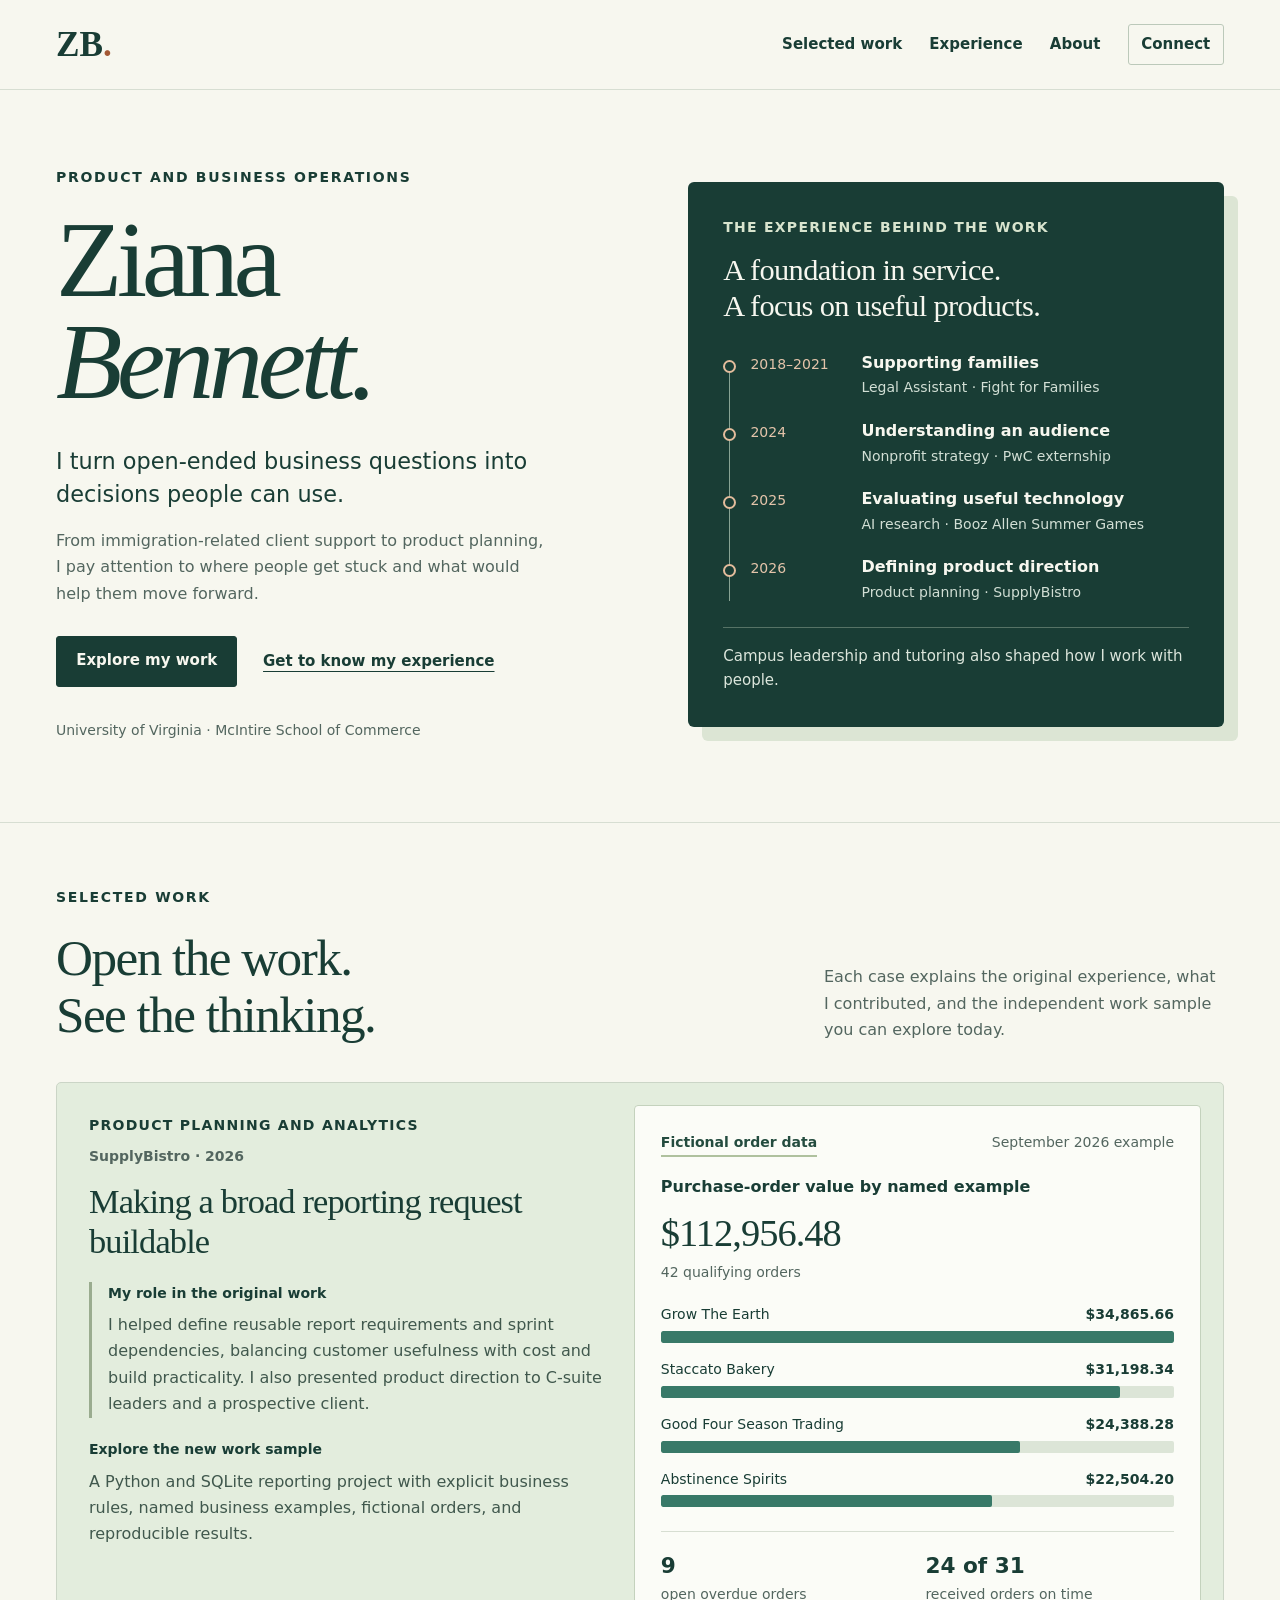
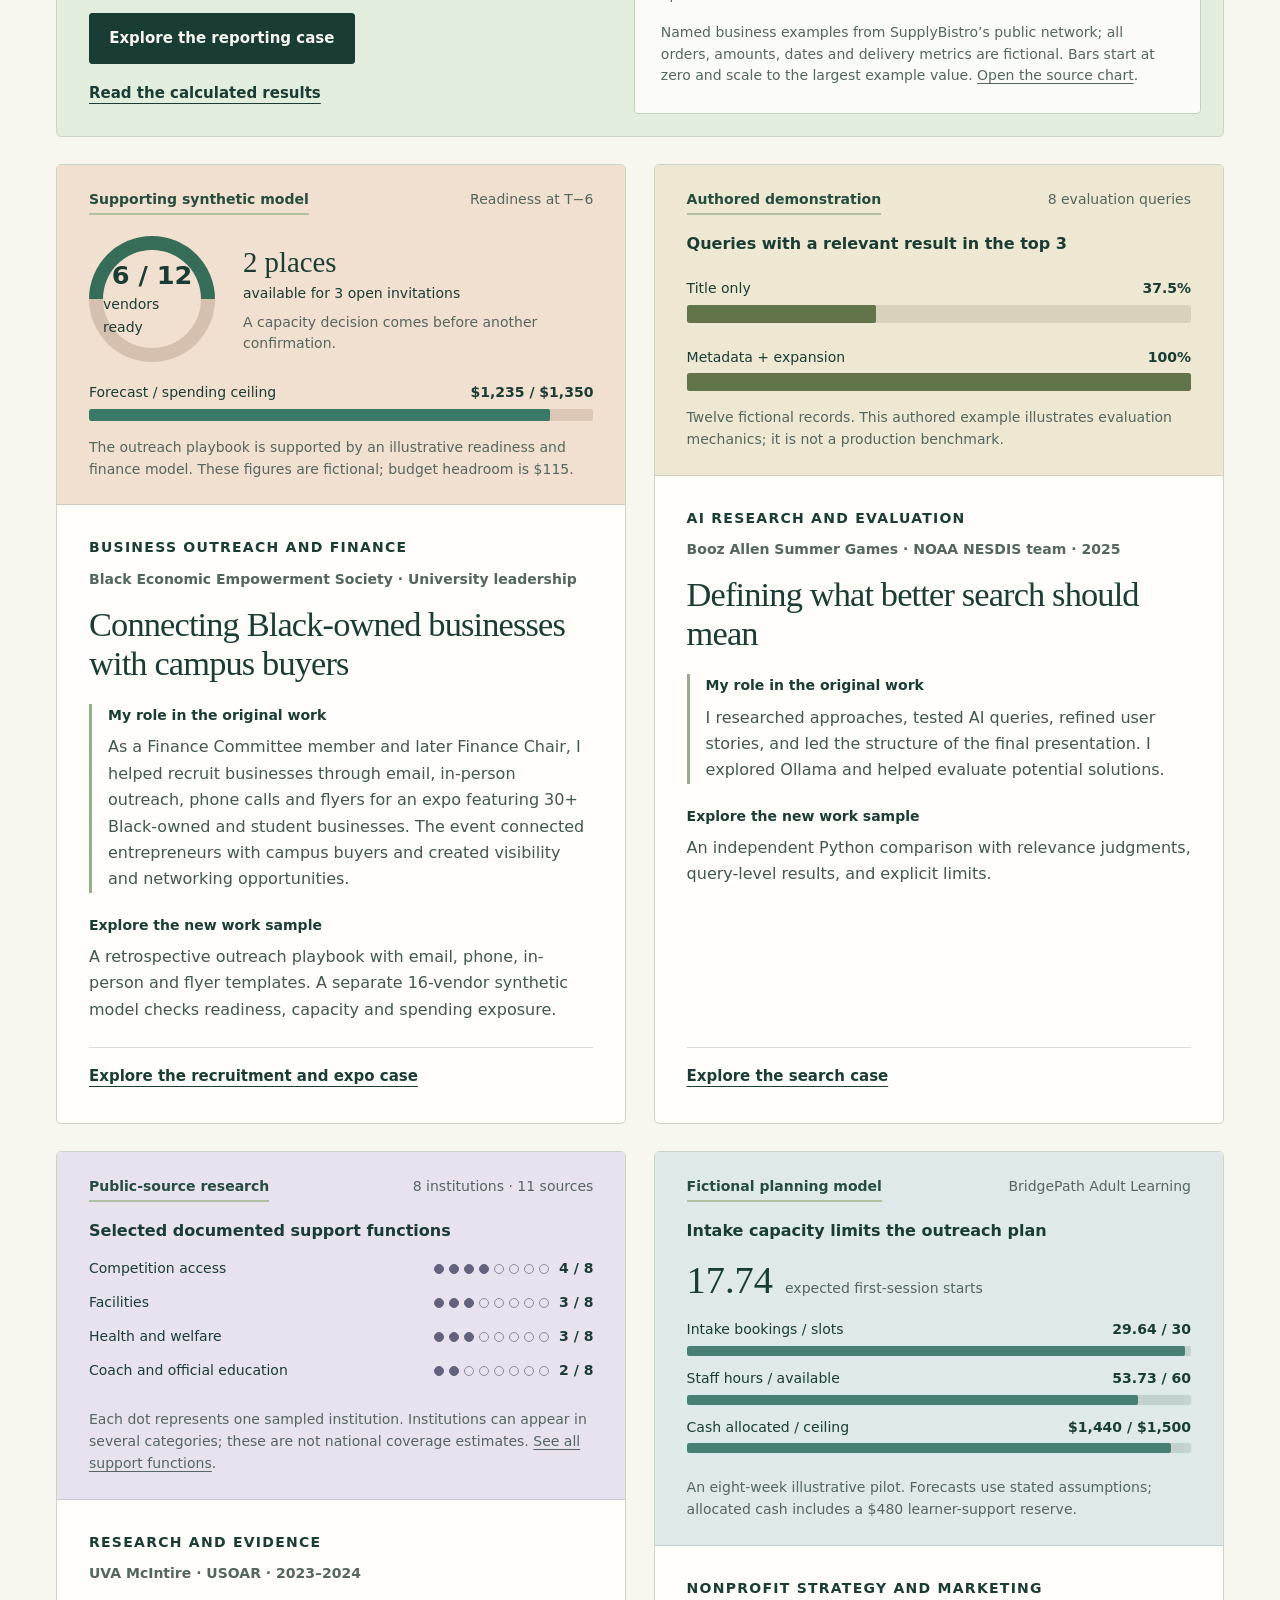
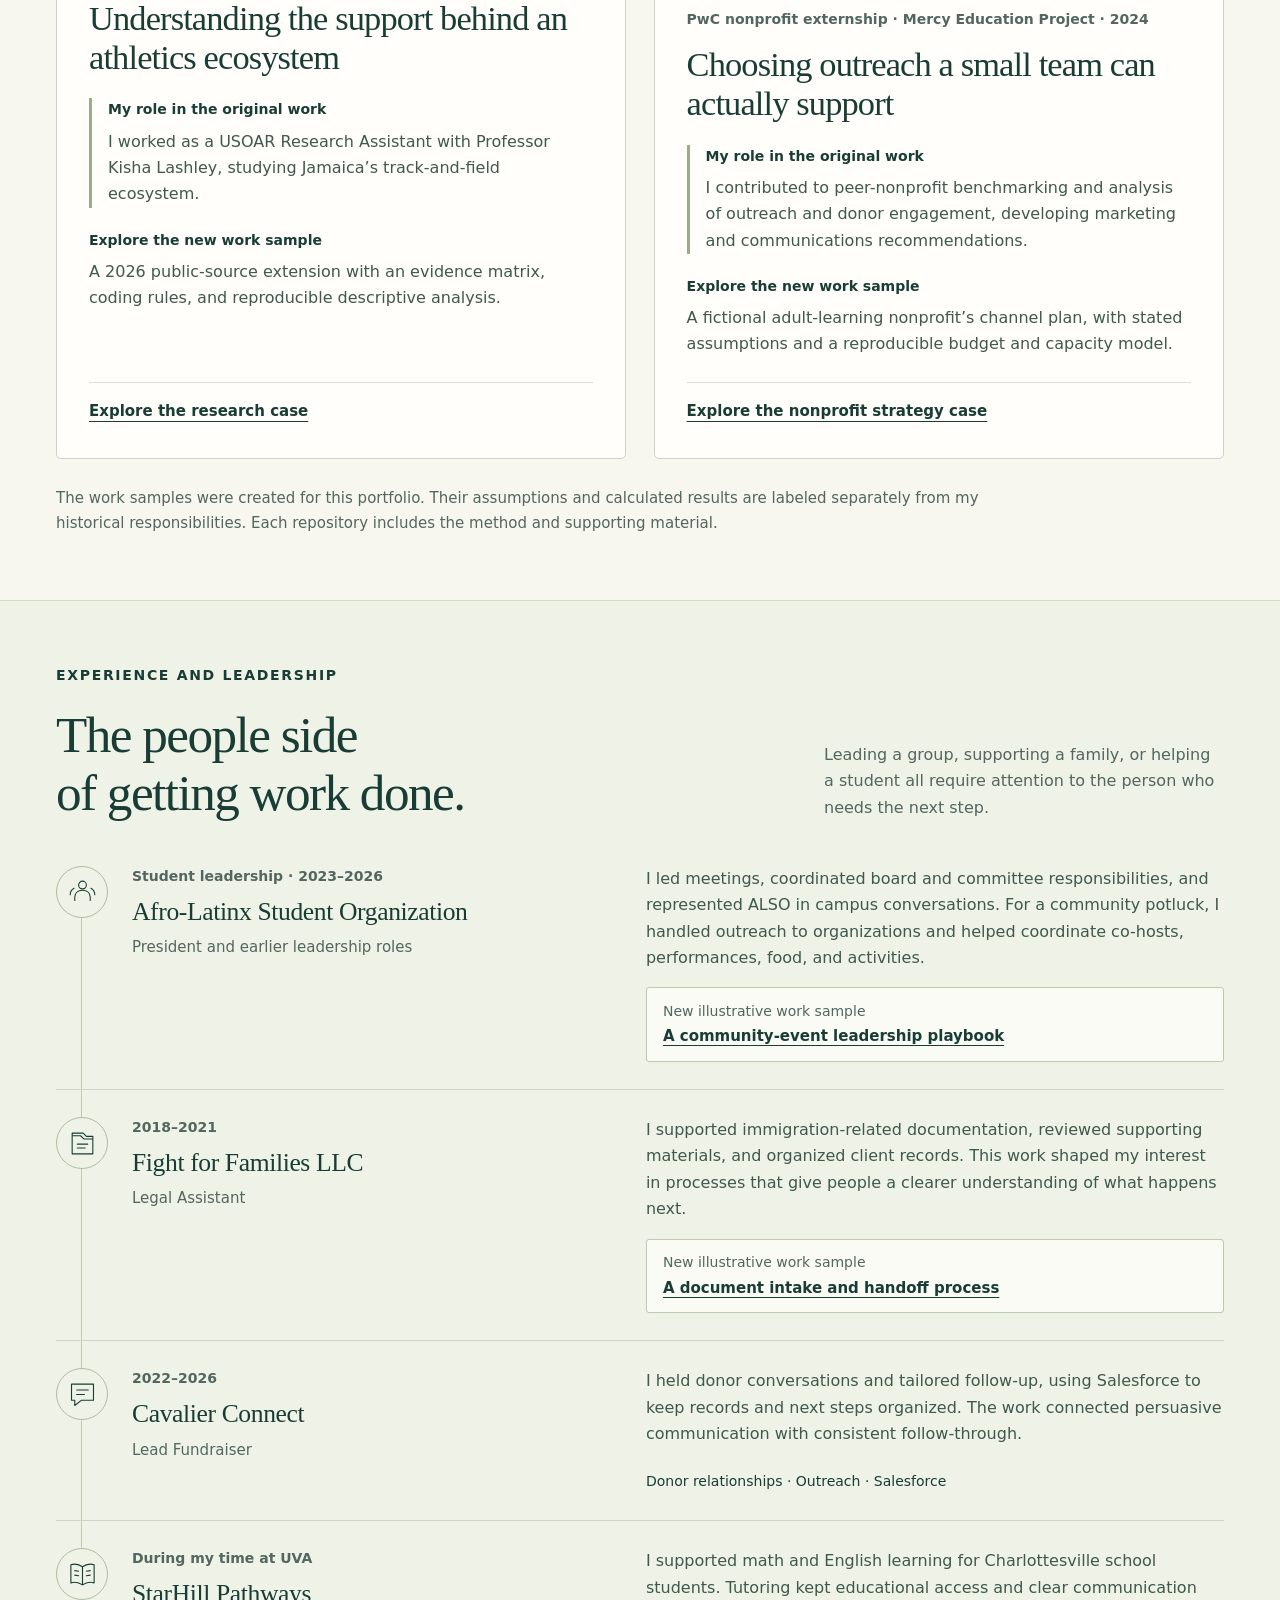
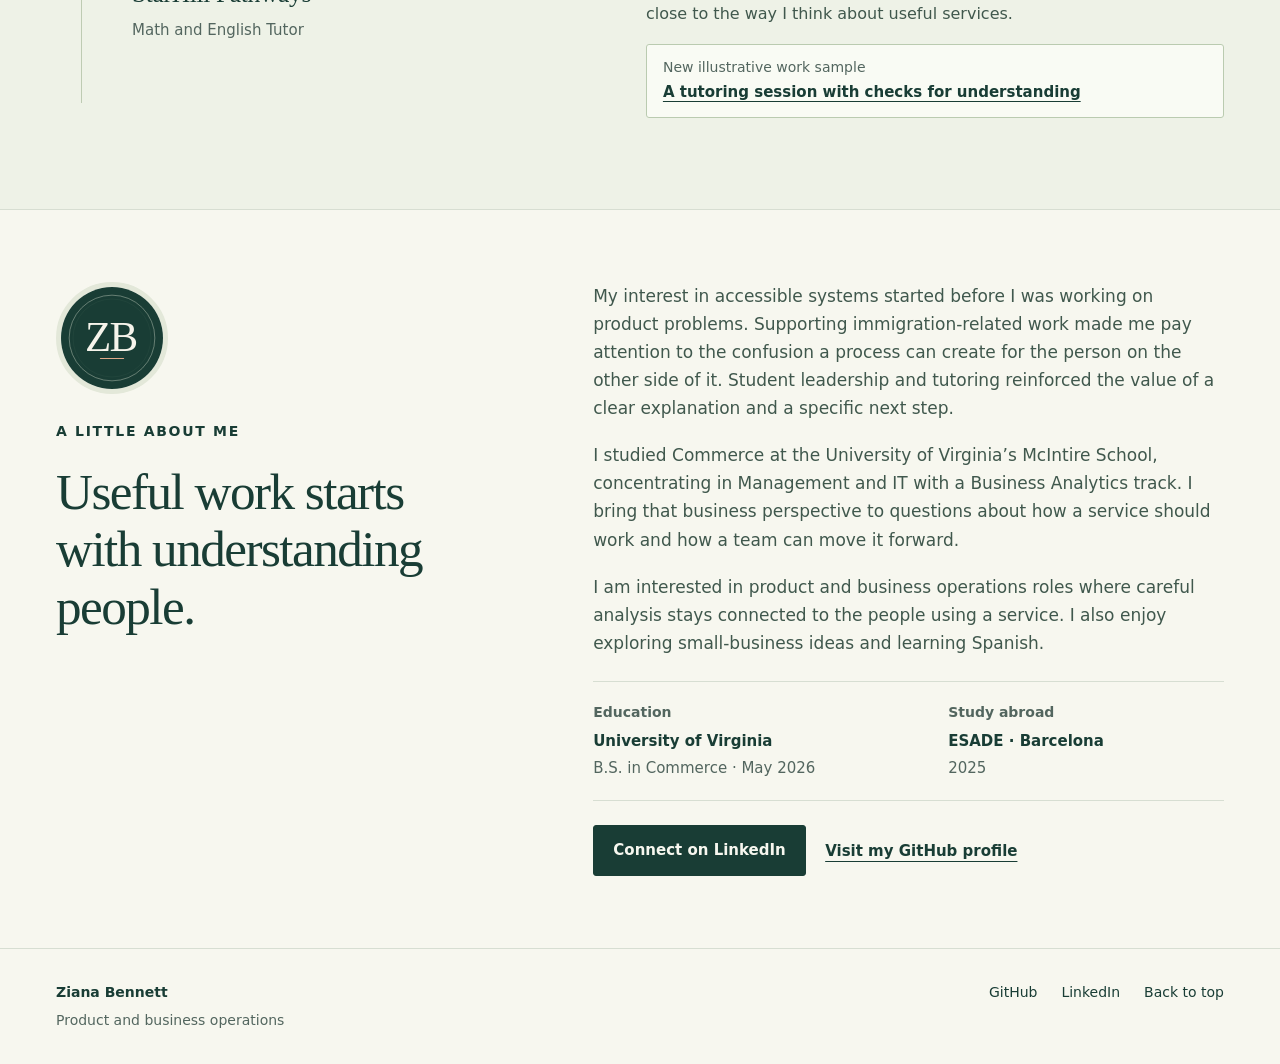
<file: index.html>
<!doctype html>
<html lang="en">
<head>
  <meta charset="utf-8">
  <meta name="viewport" content="width=device-width, initial-scale=1">
  <meta name="description" content="Ziana Bennett's product and business operations portfolio. Explore work in reporting, nonprofit strategy, research, and event operations, alongside leadership and client-service experience.">
  <meta name="theme-color" content="#193d35">
  <meta property="og:type" content="website">
  <meta property="og:title" content="Ziana Bennett | Product and Business Operations">
  <meta property="og:description" content="Business questions, thoughtful execution, and the people behind the work. Explore Ziana's projects and experience.">
  <meta property="og:url" content="https://zianabennett.github.io/">
  <meta property="og:image" content="https://zianabennett.github.io/assets/avatar.png">
  <title>Ziana Bennett | Product and Business Operations</title>
  <link rel="icon" href="assets/avatar.svg" type="image/svg+xml">
  <link rel="stylesheet" href="styles.css">
</head>
<body>
  <a class="skip-link" href="#main">Skip to content</a>
  <header class="site-header">
    <a class="wordmark" href="#home" aria-label="Ziana Bennett home">ZB<span aria-hidden="true">.</span></a>
    <nav aria-label="Main navigation">
      <a href="#work">Selected work</a><a href="#experience">Experience</a><a href="#about">About</a>
      <a class="nav-connect" href="https://www.linkedin.com/in/ziana-bennett/">Connect</a>
    </nav>
  </header>
  <main id="main">
    <section class="hero section-shell" id="home" aria-labelledby="hero-title">
      <div class="hero-copy">
        <p class="eyebrow">Product and business operations</p>
        <h1 id="hero-title">Ziana<br><em>Bennett.</em></h1>
        <p class="intro">I turn open-ended business questions into decisions people can use.</p>
        <p class="hero-note">From immigration-related client support to product planning, I pay attention to where people get stuck and what would help them move forward.</p>
        <div class="hero-actions"><a class="button" href="#work">Explore my work</a><a class="text-link" href="#experience">Get to know my experience</a></div>
        <p class="education-note">University of Virginia · McIntire School of Commerce</p>
      </div>
      <aside class="journey-panel" aria-labelledby="journey-title">
        <div class="journey-heading"><p class="eyebrow">The experience behind the work</p><h2 id="journey-title">A foundation in service.<br>A focus on useful products.</h2></div>
        <ol class="journey-list">
          <li><span class="journey-date">2018–2021</span><div><h3>Supporting families</h3><p>Legal Assistant · Fight for Families</p></div></li>
          <li><span class="journey-date">2024</span><div><h3>Understanding an audience</h3><p>Nonprofit strategy · PwC externship</p></div></li>
          <li><span class="journey-date">2025</span><div><h3>Evaluating useful technology</h3><p>AI research · Booz Allen Summer Games</p></div></li>
          <li><span class="journey-date">2026</span><div><h3>Defining product direction</h3><p>Product planning · SupplyBistro</p></div></li>
        </ol>
        <p class="journey-foot">Campus leadership and tutoring also shaped how I work with people.</p>
      </aside>
    </section>

    <section class="work-section section-shell" id="work" aria-labelledby="work-title">
      <div class="section-heading"><div><p class="eyebrow">Selected work</p><h2 id="work-title">Open the work.<br>See the thinking.</h2></div><p>Each case explains the original experience, what I contributed, and the independent work sample you can explore today.</p></div>
      <div class="project-grid">
        <article class="project-card project-featured" aria-labelledby="reporting-title">
          <div class="project-copy">
            <p class="project-category">Product planning and analytics</p>
            <p class="project-organization">SupplyBistro · 2026</p>
            <h3 id="reporting-title">Making a broad reporting request buildable</h3>
            <div class="role-context"><p class="small-label">My role in the original work</p><p>I helped define reusable report requirements and sprint dependencies, balancing customer usefulness with cost and build practicality. I also presented product direction to C-suite leaders and a prospective client.</p></div>
            <p class="sample-description"><strong>Explore the new work sample</strong> A Python and SQLite reporting project with explicit business rules, named business examples, fictional orders, and reproducible results.</p>
            <div class="project-links"><a class="button" href="https://github.com/zianabennett/supplybistro-ai-reporting">Explore the reporting case</a><a class="text-link" href="https://github.com/zianabennett/supplybistro-ai-reporting/blob/main/results/summary.md">Read the calculated results</a></div>
          </div>
          <figure class="report-visual">
            <div class="visual-heading"><span class="sample-label">Fictional order data</span><span>September 2026 example</span></div>
            <figcaption class="visual-title">Purchase-order value by named example</figcaption>
            <div class="visual-total"><strong>$112,956.48</strong><span>42 qualifying orders</span></div>
            <div class="bar-chart"><div class="bar-row"><div class="bar-label"><span>Grow The Earth</span><span>$34,865.66</span></div><div class="bar-track"><span style="--bar:100.0000%"></span></div></div><div class="bar-row"><div class="bar-label"><span>Staccato Bakery</span><span>$31,198.34</span></div><div class="bar-track"><span style="--bar:89.4816%"></span></div></div><div class="bar-row"><div class="bar-label"><span>Good Four Season Trading</span><span>$24,388.28</span></div><div class="bar-track"><span style="--bar:69.9493%"></span></div></div><div class="bar-row"><div class="bar-label"><span>Abstinence Spirits</span><span>$22,504.20</span></div><div class="bar-track"><span style="--bar:64.5455%"></span></div></div></div>
            <div class="report-footer"><div><strong>9</strong><span>open overdue orders</span></div><div><strong>24 of 31</strong><span>received orders on time</span></div></div>
            <p class="chart-note">Named business examples from SupplyBistro’s public network; all orders, amounts, dates and delivery metrics are fictional. Bars start at zero and scale to the largest example value. <a href="assets/supplier-order-value.svg">Open the source chart</a>.</p>
          </figure>
        </article>

        <article class="project-card card-peach" aria-labelledby="expo-title">
          <figure class="project-visual expo-visual">
            <div class="visual-heading"><span class="sample-label">Supporting synthetic model</span><span>Readiness at T−6</span></div>
            <div class="readiness-layout"><div class="donut" role="img" aria-label="Six of twelve confirmed vendors are ready, 50 percent"><div><strong>6 / 12</strong><span>vendors ready</span></div></div><div class="readiness-callout"><strong>2 places</strong><span>available for 3 open invitations</span><p>A capacity decision comes before another confirmation.</p></div></div>
            <div class="bar-row budget-bar"><div class="bar-label"><span>Forecast / spending ceiling</span><span>$1,235 / $1,350</span></div><div class="bar-track"><span style="--bar:91.4815%"></span></div></div>
            <figcaption class="chart-note">The outreach playbook is supported by an illustrative readiness and finance model. These figures are fictional; budget headroom is $115.</figcaption>
          </figure>
          <div class="project-copy"><p class="project-category">Business outreach and finance</p><p class="project-organization">Black Economic Empowerment Society · University leadership</p><h3 id="expo-title">Connecting Black-owned businesses with campus buyers</h3><div class="role-context"><p class="small-label">My role in the original work</p><p>As a Finance Committee member and later Finance Chair, I helped recruit businesses through email, in-person outreach, phone calls and flyers for an expo featuring 30+ Black-owned and student businesses. The event connected entrepreneurs with campus buyers and created visibility and networking opportunities.</p></div><p class="sample-description"><strong>Explore the new work sample</strong> A retrospective outreach playbook with email, phone, in-person and flyer templates. A separate 16-vendor synthetic model checks readiness, capacity and spending exposure.</p><a class="project-link" href="https://github.com/zianabennett/bees-business-expo">Explore the recruitment and expo case</a></div>
        </article>

        <article class="project-card card-sand" aria-labelledby="search-title">
          <figure class="project-visual search-visual"><div class="visual-heading"><span class="sample-label">Authored demonstration</span><span>8 evaluation queries</span></div><figcaption class="visual-title">Queries with a relevant result in the top 3</figcaption><div class="bar-chart search-chart"><div class="bar-row"><div class="bar-label"><span>Title only</span><span>37.5%</span></div><div class="bar-track"><span style="--bar:37.5%"></span></div></div><div class="bar-row"><div class="bar-label"><span>Metadata + expansion</span><span>100%</span></div><div class="bar-track"><span style="--bar:100%"></span></div></div></div><p class="chart-note">Twelve fictional records. This authored example illustrates evaluation mechanics; it is not a production benchmark.</p></figure>
          <div class="project-copy"><p class="project-category">AI research and evaluation</p><p class="project-organization">Booz Allen Summer Games · NOAA NESDIS team · 2025</p><h3 id="search-title">Defining what better search should mean</h3><div class="role-context"><p class="small-label">My role in the original work</p><p>I researched approaches, tested AI queries, refined user stories, and led the structure of the final presentation. I explored Ollama and helped evaluate potential solutions.</p></div><p class="sample-description"><strong>Explore the new work sample</strong> An independent Python comparison with relevance judgments, query-level results, and explicit limits.</p><a class="project-link" href="https://github.com/zianabennett/noaa-ai-search-case-study">Explore the search case</a></div>
        </article>

        <article class="project-card card-lilac" aria-labelledby="research-title">
          <figure class="project-visual research-visual"><div class="visual-heading"><span class="sample-label">Public-source research</span><span>8 institutions · 11 sources</span></div><figcaption class="visual-title">Selected documented support functions</figcaption><div class="dot-chart"><div class="dot-row"><span>Competition access</span><div class="dot-count"><svg viewBox="0 0 117 12" width="117" height="12" aria-hidden="true"><circle cx="6" cy="6" r="4.5" class="filled"/><circle cx="21" cy="6" r="4.5" class="filled"/><circle cx="36" cy="6" r="4.5" class="filled"/><circle cx="51" cy="6" r="4.5" class="filled"/><circle cx="66" cy="6" r="4.5" class="unfilled"/><circle cx="81" cy="6" r="4.5" class="unfilled"/><circle cx="96" cy="6" r="4.5" class="unfilled"/><circle cx="111" cy="6" r="4.5" class="unfilled"/></svg><b>4 / 8</b></div></div><div class="dot-row"><span>Facilities</span><div class="dot-count"><svg viewBox="0 0 117 12" width="117" height="12" aria-hidden="true"><circle cx="6" cy="6" r="4.5" class="filled"/><circle cx="21" cy="6" r="4.5" class="filled"/><circle cx="36" cy="6" r="4.5" class="filled"/><circle cx="51" cy="6" r="4.5" class="unfilled"/><circle cx="66" cy="6" r="4.5" class="unfilled"/><circle cx="81" cy="6" r="4.5" class="unfilled"/><circle cx="96" cy="6" r="4.5" class="unfilled"/><circle cx="111" cy="6" r="4.5" class="unfilled"/></svg><b>3 / 8</b></div></div><div class="dot-row"><span>Health and welfare</span><div class="dot-count"><svg viewBox="0 0 117 12" width="117" height="12" aria-hidden="true"><circle cx="6" cy="6" r="4.5" class="filled"/><circle cx="21" cy="6" r="4.5" class="filled"/><circle cx="36" cy="6" r="4.5" class="filled"/><circle cx="51" cy="6" r="4.5" class="unfilled"/><circle cx="66" cy="6" r="4.5" class="unfilled"/><circle cx="81" cy="6" r="4.5" class="unfilled"/><circle cx="96" cy="6" r="4.5" class="unfilled"/><circle cx="111" cy="6" r="4.5" class="unfilled"/></svg><b>3 / 8</b></div></div><div class="dot-row"><span>Coach and official education</span><div class="dot-count"><svg viewBox="0 0 117 12" width="117" height="12" aria-hidden="true"><circle cx="6" cy="6" r="4.5" class="filled"/><circle cx="21" cy="6" r="4.5" class="filled"/><circle cx="36" cy="6" r="4.5" class="unfilled"/><circle cx="51" cy="6" r="4.5" class="unfilled"/><circle cx="66" cy="6" r="4.5" class="unfilled"/><circle cx="81" cy="6" r="4.5" class="unfilled"/><circle cx="96" cy="6" r="4.5" class="unfilled"/><circle cx="111" cy="6" r="4.5" class="unfilled"/></svg><b>2 / 8</b></div></div></div><p class="chart-note">Each dot represents one sampled institution. Institutions can appear in several categories; these are not national coverage estimates. <a href="assets/athletics-support-functions.svg">See all support functions</a>.</p></figure>
          <div class="project-copy"><p class="project-category">Research and evidence</p><p class="project-organization">UVA McIntire · USOAR · 2023–2024</p><h3 id="research-title">Understanding the support behind an athletics ecosystem</h3><div class="role-context"><p class="small-label">My role in the original work</p><p>I worked as a USOAR Research Assistant with Professor Kisha Lashley, studying Jamaica’s track-and-field ecosystem.</p></div><p class="sample-description"><strong>Explore the new work sample</strong> A 2026 public-source extension with an evidence matrix, coding rules, and reproducible descriptive analysis.</p><a class="project-link" href="https://github.com/zianabennett/jamaica-track-field-research">Explore the research case</a></div>
        </article>

        <article class="project-card card-blue" aria-labelledby="nonprofit-title">
          <figure class="project-visual nonprofit-visual"><div class="visual-heading"><span class="sample-label">Fictional planning model</span><span>BridgePath Adult Learning</span></div><figcaption class="visual-title">Intake capacity limits the outreach plan</figcaption><div class="nonprofit-forecast"><strong>17.74</strong><span>expected first-session starts</span></div><div class="bar-chart capacity-chart"><div class="bar-row"><div class="bar-label"><span>Intake bookings / slots</span><span>29.64 / 30</span></div><div class="bar-track"><span style="--bar:98.8%"></span></div></div><div class="bar-row"><div class="bar-label"><span>Staff hours / available</span><span>53.73 / 60</span></div><div class="bar-track"><span style="--bar:89.55%"></span></div></div><div class="bar-row"><div class="bar-label"><span>Cash allocated / ceiling</span><span>$1,440 / $1,500</span></div><div class="bar-track"><span style="--bar:96%"></span></div></div></div><p class="chart-note">An eight-week illustrative pilot. Forecasts use stated assumptions; allocated cash includes a $480 learner-support reserve.</p></figure>
          <div class="project-copy"><p class="project-category">Nonprofit strategy and marketing</p><p class="project-organization">PwC nonprofit externship · Mercy Education Project · 2024</p><h3 id="nonprofit-title">Choosing outreach a small team can actually support</h3><div class="role-context"><p class="small-label">My role in the original work</p><p>I contributed to peer-nonprofit benchmarking and analysis of outreach and donor engagement, developing marketing and communications recommendations.</p></div><p class="sample-description"><strong>Explore the new work sample</strong> A fictional adult-learning nonprofit’s channel plan, with stated assumptions and a reproducible budget and capacity model.</p><a class="project-link" href="https://github.com/zianabennett/pwc-nonprofit-strategy">Explore the nonprofit strategy case</a></div>
        </article>
      </div>
      <p class="work-note">The work samples were created for this portfolio. Their assumptions and calculated results are labeled separately from my historical responsibilities. Each repository includes the method and supporting material.</p>
    </section>

    <section class="experience-section section-shell" id="experience" aria-labelledby="experience-title">
      <div class="section-heading"><div><p class="eyebrow">Experience and leadership</p><h2 id="experience-title">The people side<br>of getting work done.</h2></div><p>Leading a group, supporting a family, or helping a student all require attention to the person who needs the next step.</p></div>
      <div class="experience-list">
        <article class="experience-entry"><div class="experience-marker" aria-hidden="true"><svg viewBox="0 0 48 48"><circle cx="24" cy="14" r="6"/><path d="M12 38v-5c0-7 5-11 12-11s12 4 12 11v5M5 29c0-5 2-8 6-10M43 29c0-5-2-8-6-10"/></svg></div><div class="experience-meta"><p class="small-label">Student leadership · 2023–2026</p><h3>Afro-Latinx Student Organization</h3><p>President and earlier leadership roles</p></div><div class="experience-detail"><p>I led meetings, coordinated board and committee responsibilities, and represented ALSO in campus conversations. For a community potluck, I handled outreach to organizations and helped coordinate co-hosts, performances, food, and activities.</p><a class="sample-link" href="samples/leadership-playbook.html"><span>New illustrative work sample</span><strong>A community-event leadership playbook</strong></a></div></article>
        <article class="experience-entry"><div class="experience-marker" aria-hidden="true"><svg viewBox="0 0 48 48"><path d="M8 12h13l5 5h14v23H8zM8 12V8h17l5 5h10v4M16 25h16M16 31h12"/></svg></div><div class="experience-meta"><p class="small-label">2018–2021</p><h3>Fight for Families LLC</h3><p>Legal Assistant</p></div><div class="experience-detail"><p>I supported immigration-related documentation, reviewed supporting materials, and organized client records. This work shaped my interest in processes that give people a clearer understanding of what happens next.</p><a class="sample-link" href="samples/intake-handoff.html"><span>New illustrative work sample</span><strong>A document intake and handoff process</strong></a></div></article>
        <article class="experience-entry"><div class="experience-marker" aria-hidden="true"><svg viewBox="0 0 48 48"><path d="M7 8h34v25H22L12 41v-8H7zM15 17h18M15 24h12"/></svg></div><div class="experience-meta"><p class="small-label">2022–2026</p><h3>Cavalier Connect</h3><p>Lead Fundraiser</p></div><div class="experience-detail"><p>I held donor conversations and tailored follow-up, using Salesforce to keep records and next steps organized. The work connected persuasive communication with consistent follow-through.</p><p class="experience-focus">Donor relationships · Outreach · Salesforce</p></div></article>
        <article class="experience-entry"><div class="experience-marker" aria-hidden="true"><svg viewBox="0 0 48 48"><path d="M24 12c-7-5-12-5-18-3v28c6-2 11-2 18 3 7-5 12-5 18-3V9c-6-2-11-2-18 3v28M12 18l6 1M30 19l6-1M12 25l6 1M30 26l6-1"/></svg></div><div class="experience-meta"><p class="small-label">During my time at UVA</p><h3>StarHill Pathways</h3><p>Math and English Tutor</p></div><div class="experience-detail"><p>I supported math and English learning for Charlottesville school students. Tutoring kept educational access and clear communication close to the way I think about useful services.</p><a class="sample-link" href="samples/tutoring-session.html"><span>New illustrative work sample</span><strong>A tutoring session with checks for understanding</strong></a></div></article>
      </div>
    </section>

    <section class="about-section section-shell" id="about" aria-labelledby="about-title">
      <div class="about-intro"><img class="about-avatar" src="assets/avatar.svg" width="112" height="112" alt="Ziana Bennett initials monogram"><p class="eyebrow">A little about me</p><h2 id="about-title">Useful work starts<br>with understanding people.</h2></div>
      <div class="about-copy"><p>My interest in accessible systems started before I was working on product problems. Supporting immigration-related work made me pay attention to the confusion a process can create for the person on the other side of it. Student leadership and tutoring reinforced the value of a clear explanation and a specific next step.</p><p>I studied Commerce at the University of Virginia’s McIntire School, concentrating in Management and IT with a Business Analytics track. I bring that business perspective to questions about how a service should work and how a team can move it forward.</p><p>I am interested in product and business operations roles where careful analysis stays connected to the people using a service. I also enjoy exploring small-business ideas and learning Spanish.</p><div class="education-panel"><div><span class="small-label">Education</span><strong>University of Virginia</strong><span>B.S. in Commerce · May 2026</span></div><div><span class="small-label">Study abroad</span><strong>ESADE · Barcelona</strong><span>2025</span></div></div><div class="about-actions"><a class="button" href="https://www.linkedin.com/in/ziana-bennett/">Connect on LinkedIn</a><a class="text-link" href="https://github.com/zianabennett">Visit my GitHub profile</a></div></div>
    </section>
  </main>
  <footer class="site-footer"><p>Ziana Bennett<span>Product and business operations</span></p><div><a href="https://github.com/zianabennett">GitHub</a><a href="https://www.linkedin.com/in/ziana-bennett/">LinkedIn</a><a href="#home">Back to top</a></div></footer>
</body>
</html>
</file>
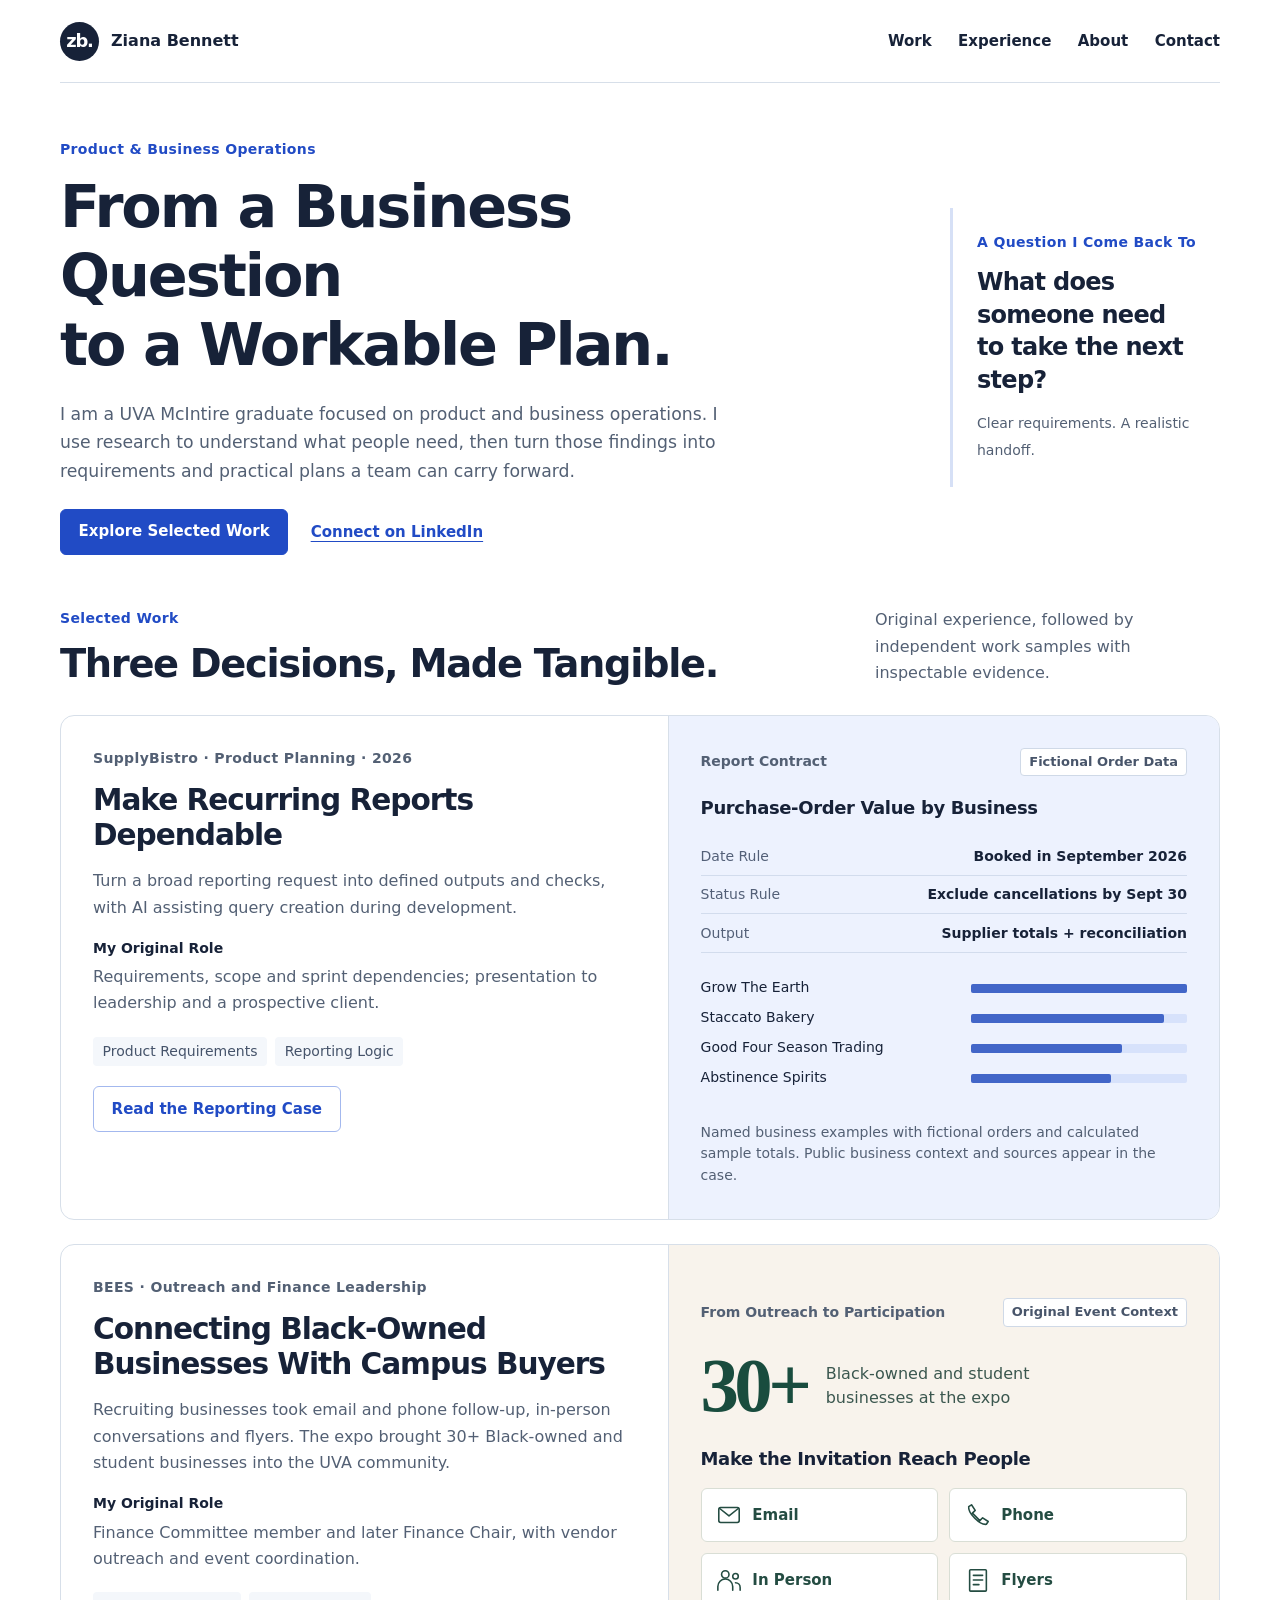
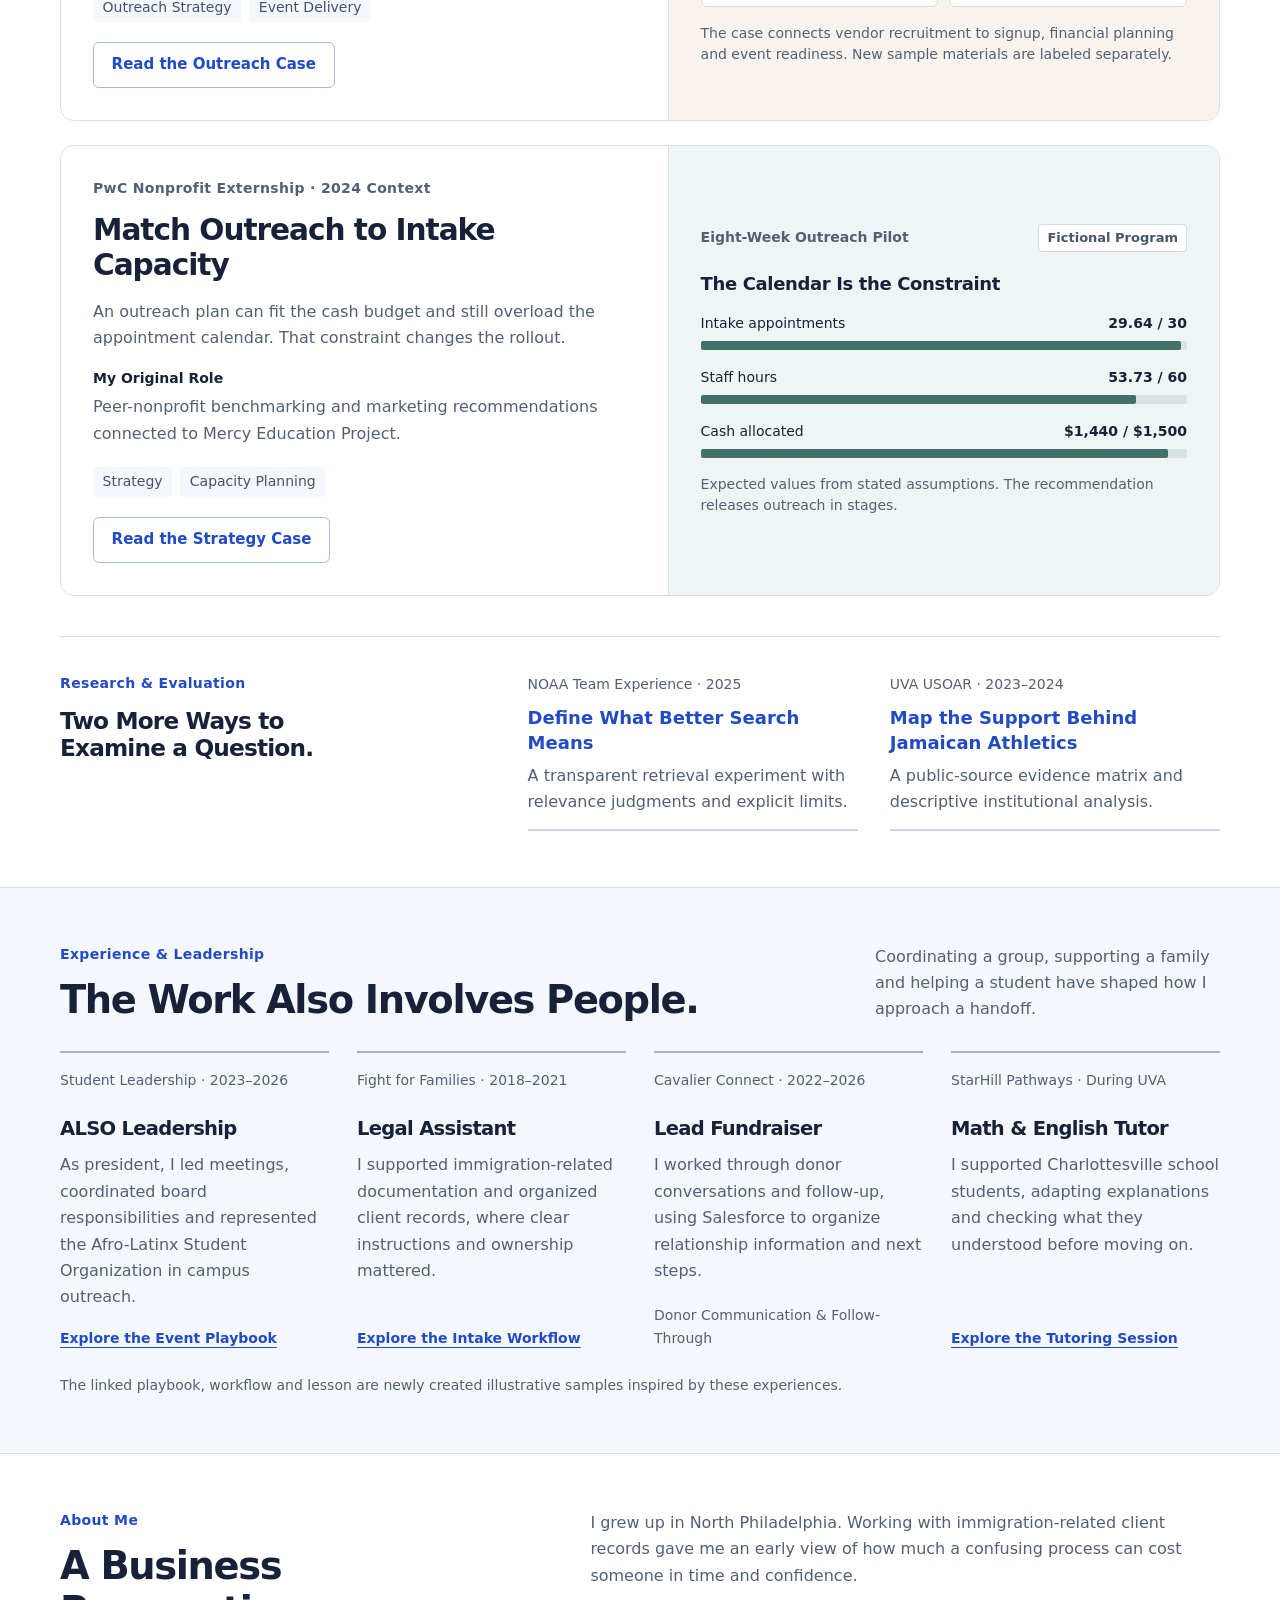
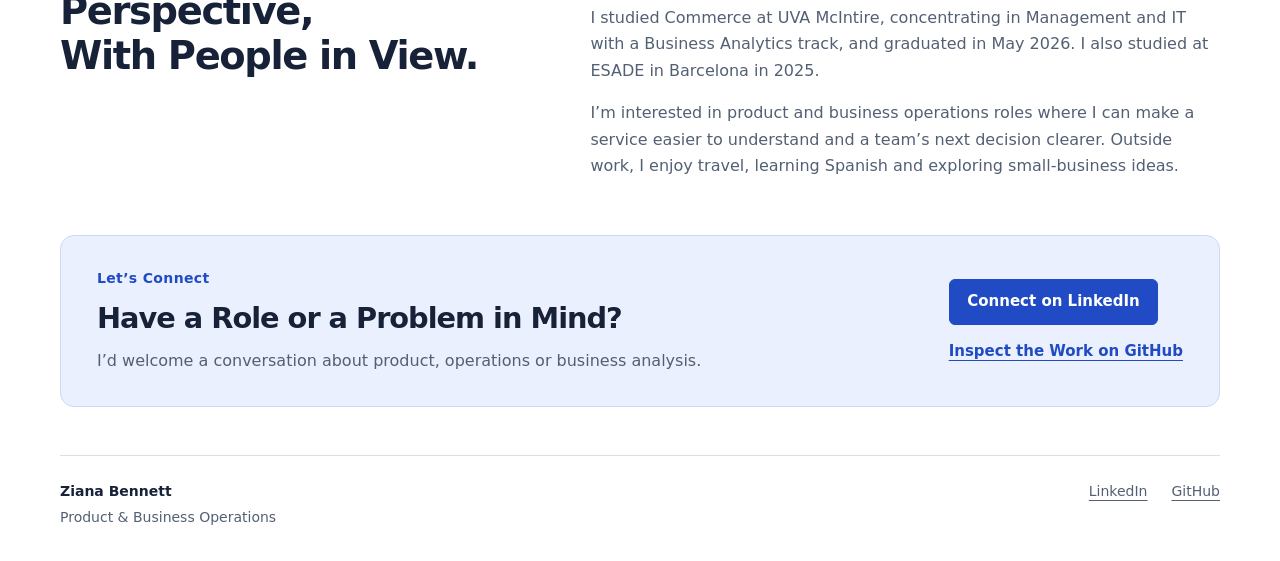
<file: v2/index.html>
<!doctype html>
<html lang="en">
<head>
  <meta charset="utf-8">
  <meta name="viewport" content="width=device-width, initial-scale=1">
  <meta name="robots" content="noindex,follow">
  <meta name="description" content="Ziana Bennett's selected product and business operations work, with decisions, supporting artifacts and experience.">
  <meta name="theme-color" content="#172238">
  <title>Product &amp; Business Operations | Ziana Bennett</title>
  <link rel="icon" href="../assets/avatar.svg" type="image/svg+xml">
  <link rel="stylesheet" href="styles.css?revision=feedback-20261120">
</head>
<body>
  <a class="skip-link" href="#main">Skip to content</a>
  <header class="site-header container">
    <a class="brand" href="index.html?revision=recruiter-20261120"><span class="brand-mark" aria-hidden="true">zb.</span><span>Ziana Bennett</span></a>
    <nav class="site-nav" aria-label="Main navigation"><a href="#work">Work</a><a href="#experience">Experience</a><a href="#about">About</a><a href="#contact">Contact</a></nav>
  </header>
  <main id="main">
    <section class="home-hero container" aria-labelledby="intro-title">
      <div>
        <p class="eyebrow">Product &amp; Business Operations</p>
        <h1 id="intro-title">From a Business Question<br> to a Workable Plan.</h1>
        <p class="hero-intro">I am a UVA McIntire graduate focused on product and business operations. I use research to understand what people need, then turn those findings into requirements and practical plans a team can carry forward.</p>
        <div class="hero-links"><a class="button" href="#work">Explore Selected Work</a><a class="text-link" href="https://www.linkedin.com/in/ziana-bennett/">Connect on LinkedIn</a></div>
      </div>
      <aside class="hero-note" aria-label="Portfolio focus"><p class="note-label">A Question I Come Back To</p><p>What does someone need<br> to take the next step?</p><span>Clear requirements. A realistic handoff.</span></aside>
    </section>

    <section class="work-section container" id="work" aria-labelledby="work-title">
      <div class="section-heading"><div><p class="eyebrow">Selected Work</p><h2 id="work-title">Three Decisions, Made Tangible.</h2></div><p>Original experience, followed by independent work samples with inspectable evidence.</p></div>

      <article class="work-card report-card">
        <div class="work-copy"><p class="work-kicker">SupplyBistro · Product Planning · 2026</p><h3><a href="reporting.html?revision=recruiter-20261120">Make Recurring Reports Dependable</a></h3><p>Turn a broad reporting request into defined outputs and checks, with AI assisting query creation during development.</p><p class="role-line"><strong>My Original Role</strong> Requirements, scope and sprint dependencies; presentation to leadership and a prospective client.</p><div class="work-tags"><span>Product Requirements</span><span>Reporting Logic</span></div><a class="button secondary" href="reporting.html?revision=recruiter-20261120">Read the Reporting Case</a></div>
        <figure class="work-preview report-preview"><div class="preview-top"><span>Report Contract</span><span class="provenance-pill">Fictional Order Data</span></div><h4>Purchase-Order Value by Business</h4><dl class="report-contract"><div><dt>Date Rule</dt><dd>Booked in September 2026</dd></div><div><dt>Status Rule</dt><dd>Exclude cancellations by Sept 30</dd></div><div><dt>Output</dt><dd>Supplier totals + reconciliation</dd></div></dl><div class="mini-report"><span>Grow The Earth</span><div><i style="--value:100%"></i></div><span>Staccato Bakery</span><div><i style="--value:89.4816%"></i></div><span>Good Four Season Trading</span><div><i style="--value:69.9493%"></i></div><span>Abstinence Spirits</span><div><i style="--value:64.5455%"></i></div></div><figcaption>Named business examples with fictional orders and calculated sample totals. Public business context and sources appear in the case.</figcaption></figure>
      </article>

      <article class="work-card expo-card">
        <div class="work-copy"><p class="work-kicker">BEES · Outreach and Finance Leadership</p><h3><a href="expo.html?revision=recruiter-20261120">Connecting Black-Owned Businesses With Campus Buyers</a></h3><p>Recruiting businesses took email and phone follow-up, in-person conversations and flyers. The expo brought 30+ Black-owned and student businesses into the UVA community.</p><p class="role-line"><strong>My Original Role</strong> Finance Committee member and later Finance Chair, with vendor outreach and event coordination.</p><div class="work-tags"><span>Outreach Strategy</span><span>Event Delivery</span></div><a class="button secondary" href="expo.html?revision=recruiter-20261120">Read the Outreach Case</a></div>
        <figure class="work-preview expo-preview"><div class="preview-top"><span>From Outreach to Participation</span><span class="provenance-pill">Original Event Context</span></div><div class="expo-scale"><strong>30+</strong><span>Black-owned and student<br> businesses at the expo</span></div><h4>Make the Invitation Reach People</h4><div class="outreach-mini-grid">
          <div><svg viewBox="0 0 28 28" aria-hidden="true"><rect x="3" y="6" width="22" height="16" rx="2"/><path d="m4 7 10 8L24 7"/></svg><span>Email</span></div>
          <div><svg viewBox="0 0 28 28" aria-hidden="true"><path d="M7 3 4 5c-1 7 12 20 19 19l2-3-6-4-3 3-8-8 3-3Z"/></svg><span>Phone</span></div>
          <div><svg viewBox="0 0 28 28" aria-hidden="true"><circle cx="10" cy="8" r="4"/><circle cx="21" cy="10" r="3"/><path d="M2 25v-4a8 8 0 0 1 16 0v4M21 17a5 5 0 0 1 5 5v3"/></svg><span>In Person</span></div>
          <div><svg viewBox="0 0 28 28" aria-hidden="true"><rect x="5" y="3" width="18" height="23" rx="1"/><path d="M9 9h10M9 14h10M9 19h6"/></svg><span>Flyers</span></div>
        </div><figcaption>The case connects vendor recruitment to signup, financial planning and event readiness. New sample materials are labeled separately.</figcaption></figure>
      </article>

      <article class="work-card nonprofit-card">
        <div class="work-copy"><p class="work-kicker">PwC Nonprofit Externship · 2024 Context</p><h3><a href="nonprofit.html?revision=recruiter-20261120">Match Outreach to Intake Capacity</a></h3><p>An outreach plan can fit the cash budget and still overload the appointment calendar. That constraint changes the rollout.</p><p class="role-line"><strong>My Original Role</strong> Peer-nonprofit benchmarking and marketing recommendations connected to Mercy Education Project.</p><div class="work-tags"><span>Strategy</span><span>Capacity Planning</span></div><a class="button secondary" href="nonprofit.html?revision=recruiter-20261120">Read the Strategy Case</a></div>
        <figure class="work-preview nonprofit-preview"><div class="preview-top"><span>Eight-Week Outreach Pilot</span><span class="provenance-pill">Fictional Program</span></div><h4>The Calendar Is the Constraint</h4><div class="preview-bars"><div class="bar-row"><div class="bar-label"><span>Intake appointments</span><strong>29.64 / 30</strong></div><div class="bar-track"><span style="--value:98.8%"></span></div></div><div class="bar-row"><div class="bar-label"><span>Staff hours</span><strong>53.73 / 60</strong></div><div class="bar-track"><span style="--value:89.55%"></span></div></div><div class="bar-row"><div class="bar-label"><span>Cash allocated</span><strong>$1,440 / $1,500</strong></div><div class="bar-track"><span style="--value:96%"></span></div></div></div><figcaption>Expected values from stated assumptions. The recommendation releases outreach in stages.</figcaption></figure>
      </article>

      <div class="more-work"><div><p class="eyebrow">Research &amp; Evaluation</p><h3>Two More Ways to Examine a Question.</h3></div><div class="additional-cases"><a href="search.html?revision=recruiter-20261120"><span>NOAA Team Experience · 2025</span><strong>Define What Better Search Means</strong><p>A transparent retrieval experiment with relevance judgments and explicit limits.</p></a><a href="research-case.html?revision=recruiter-20261120"><span>UVA USOAR · 2023–2024</span><strong>Map the Support Behind Jamaican Athletics</strong><p>A public-source evidence matrix and descriptive institutional analysis.</p></a></div></div>
    </section>

    <section class="experience-section" id="experience" aria-labelledby="experience-title"><div class="container">
      <div class="section-heading"><div><p class="eyebrow">Experience &amp; Leadership</p><h2 id="experience-title">The Work Also Involves People.</h2></div><p>Coordinating a group, supporting a family and helping a student have shaped how I approach a handoff.</p></div>
      <div class="experience-grid">
        <article class="experience-card"><p class="experience-date">Student Leadership · 2023–2026</p><h3>ALSO Leadership</h3><p>As president, I led meetings, coordinated board responsibilities and represented the Afro-Latinx Student Organization in campus outreach.</p><a class="text-link" href="leadership.html?revision=recruiter-20261120">Explore the Event Playbook</a></article>
        <article class="experience-card"><p class="experience-date">Fight for Families · 2018–2021</p><h3>Legal Assistant</h3><p>I supported immigration-related documentation and organized client records, where clear instructions and ownership mattered.</p><a class="text-link" href="intake.html?revision=recruiter-20261120">Explore the Intake Workflow</a></article>
        <article class="experience-card"><p class="experience-date">Cavalier Connect · 2022–2026</p><h3>Lead Fundraiser</h3><p>I worked through donor conversations and follow-up, using Salesforce to organize relationship information and next steps.</p><span class="experience-foot">Donor Communication &amp; Follow-Through</span></article>
        <article class="experience-card"><p class="experience-date">StarHill Pathways · During UVA</p><h3>Math &amp; English Tutor</h3><p>I supported Charlottesville school students, adapting explanations and checking what they understood before moving on.</p><a class="text-link" href="tutoring.html?revision=recruiter-20261120">Explore the Tutoring Session</a></article>
      </div><p class="section-note">The linked playbook, workflow and lesson are newly created illustrative samples inspired by these experiences.</p>
    </div></section>

    <section class="about-section container" id="about" aria-labelledby="about-title"><div><p class="eyebrow">About Me</p><h2 id="about-title">A Business Perspective,<br> With People in View.</h2></div><div class="about-copy"><p>I grew up in North Philadelphia. Working with immigration-related client records gave me an early view of how much a confusing process can cost someone in time and confidence.</p><p>I studied Commerce at UVA McIntire, concentrating in Management and IT with a Business Analytics track, and graduated in May 2026. I also studied at ESADE in Barcelona in 2025.</p><p>I’m interested in product and business operations roles where I can make a service easier to understand and a team’s next decision clearer. Outside work, I enjoy travel, learning Spanish and exploring small-business ideas.</p></div></section>

    <section class="contact-section container" id="contact" aria-labelledby="contact-title"><div><p class="eyebrow">Let’s Connect</p><h2 id="contact-title">Have a Role or a Problem in Mind?</h2><p>I’d welcome a conversation about product, operations or business analysis.</p></div><div class="contact-actions"><a class="button" href="https://www.linkedin.com/in/ziana-bennett/">Connect on LinkedIn</a><a class="text-link" href="https://github.com/zianabennett">Inspect the Work on GitHub</a></div></section>
  </main>
  <footer class="site-footer container"><p>Ziana Bennett <span>Product &amp; Business Operations</span></p><nav aria-label="Professional profiles"><a href="https://www.linkedin.com/in/ziana-bennett/">LinkedIn</a><a href="https://github.com/zianabennett">GitHub</a></nav></footer>
</body>
</html>
</file>
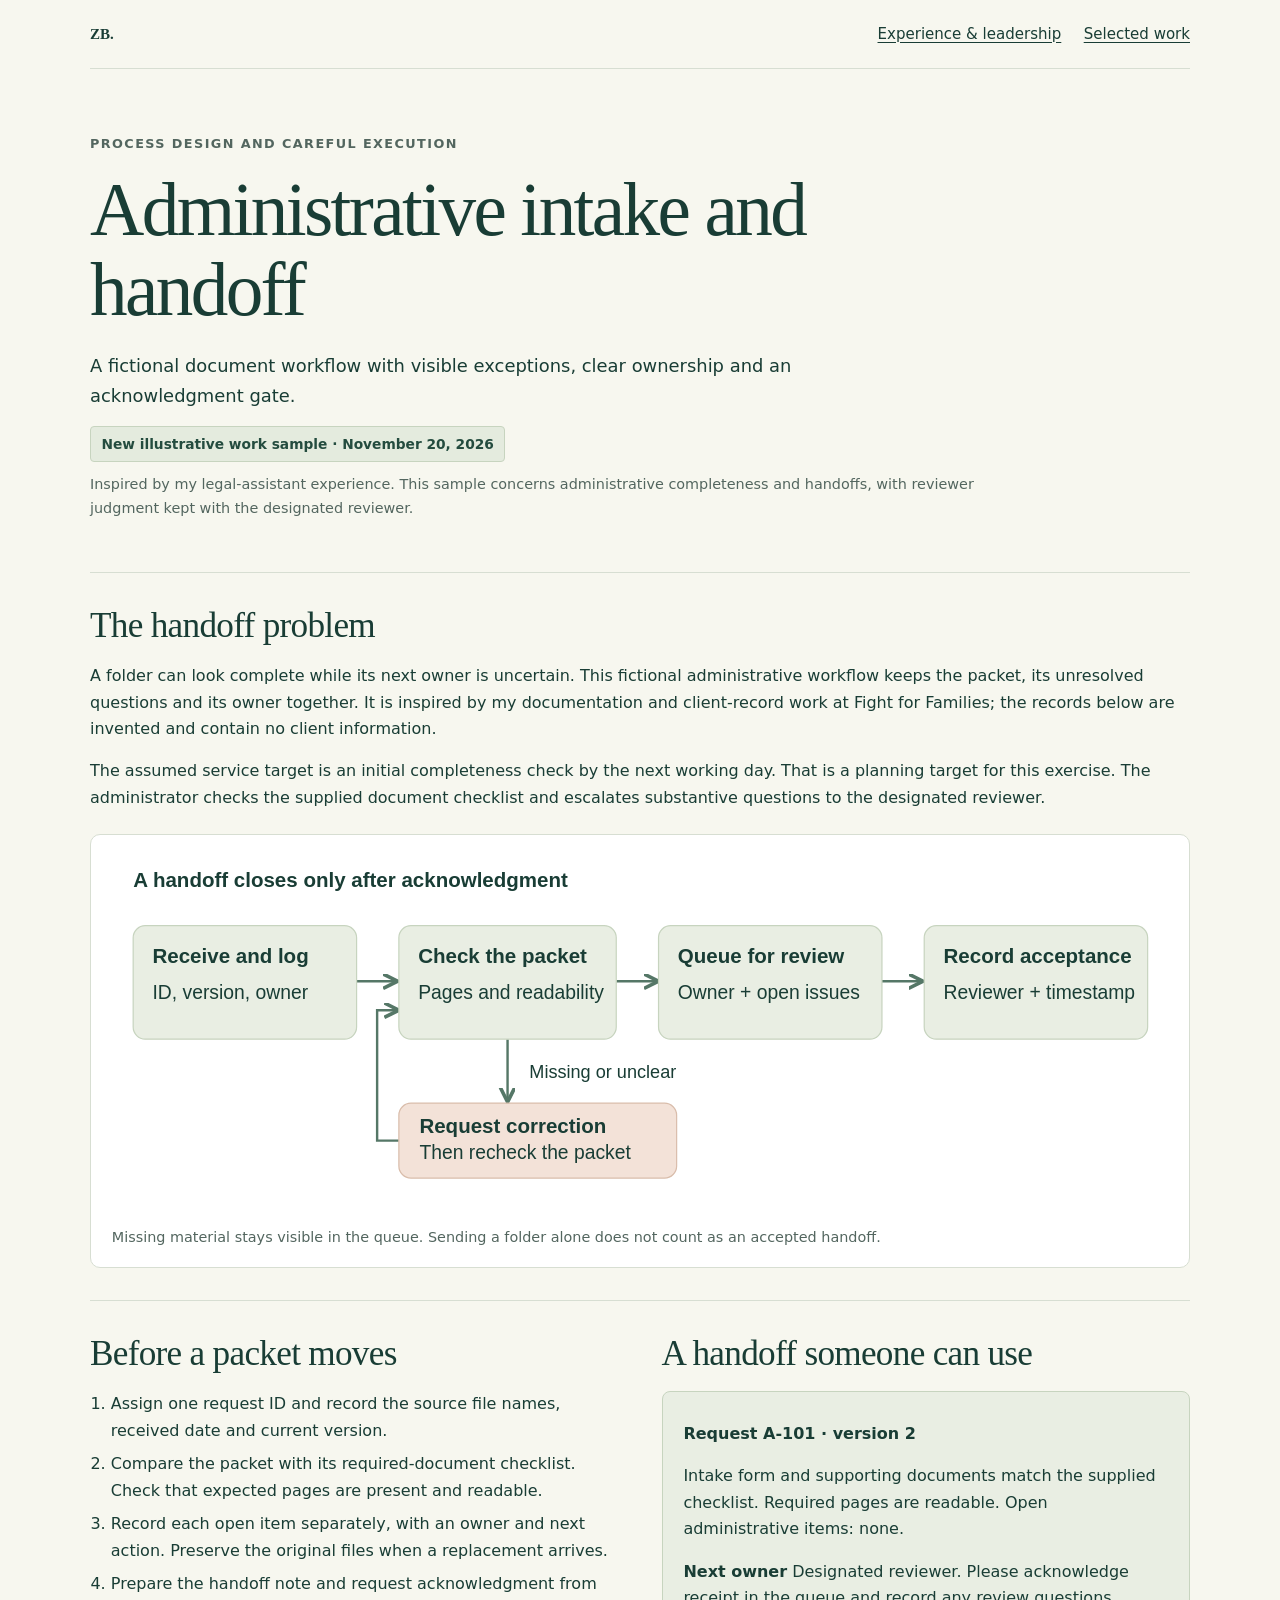
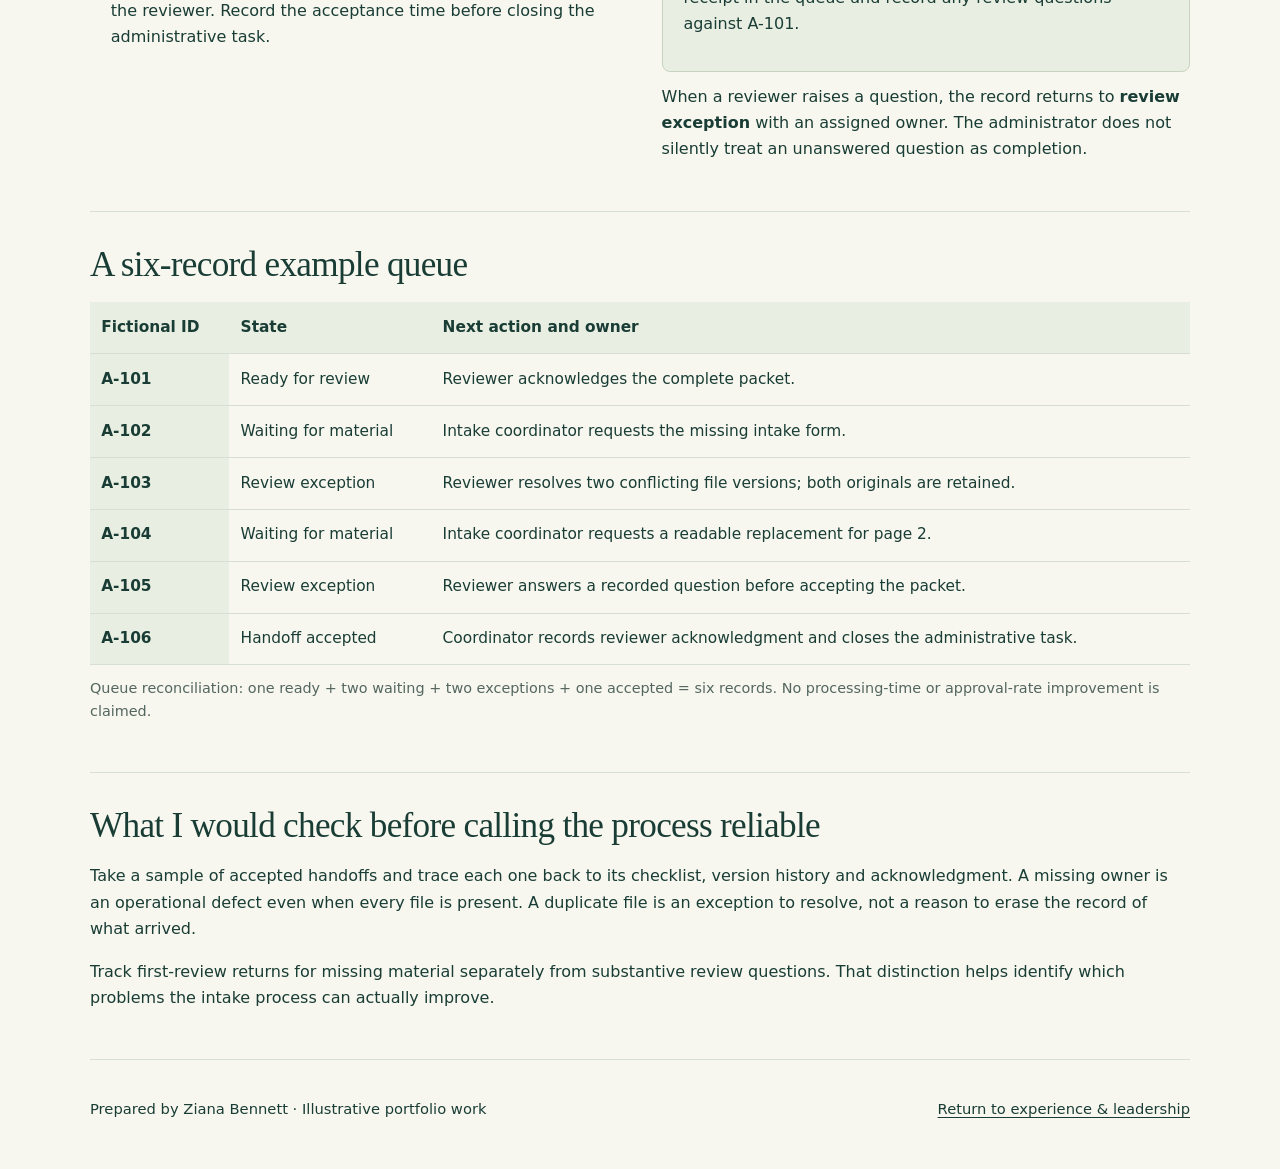
<file: samples/intake-handoff.html>
<!doctype html>
<html lang="en"><head><meta charset="utf-8"><meta name="viewport" content="width=device-width,initial-scale=1"><meta name="description" content="A fictional document workflow with visible exceptions, clear ownership and an acknowledgment gate."><meta name="theme-color" content="#193d35"><title>Administrative intake and handoff | Ziana Bennett</title><link rel="stylesheet" href="../styles.css"><style>
.sample-page{--ink:#193d35;--paper:#f7f7ef;--muted:#53665f;--line:#d7ded2;--serif:Georgia,"Times New Roman",serif;--sans:system-ui,-apple-system,BlinkMacSystemFont,"Segoe UI",sans-serif;margin:0;background:var(--paper);color:var(--ink);font:1rem/1.65 var(--sans)}
.sample-page *{box-sizing:border-box}.sample-page .sample-shell{width:min(1100px,calc(100% - 3rem));margin:0 auto}.sample-page .sample-topbar{display:flex;justify-content:space-between;align-items:center;gap:1.5rem;padding:1.35rem 0;border-bottom:1px solid var(--line)}.sample-page .sample-brand{font:700 1.55rem var(--serif);text-decoration:none}.sample-page .sample-topbar nav{display:flex;gap:1.4rem;flex-wrap:wrap}.sample-page a{color:var(--ink);text-underline-offset:.2em}.sample-page a:focus-visible{outline:3px solid #bd6b44;outline-offset:5px}.sample-page .sample-topbar a{font-size:.94rem}.sample-page .sample-hero{padding:4rem 0 2.2rem;max-width:900px}.sample-page .sample-eyebrow{text-transform:uppercase;letter-spacing:.11em;font-size:.8rem;font-weight:700;color:var(--muted);margin:0 0 1rem}.sample-page h1{font:400 clamp(2.5rem,6.5vw,4.7rem)/1.06 var(--serif);letter-spacing:-.035em;margin:.2rem 0 1.35rem}.sample-page h2{font:400 clamp(1.6rem,3vw,2.2rem)/1.2 var(--serif);letter-spacing:-.02em;margin:0 0 1rem}.sample-page h3{font-size:1.05rem;line-height:1.4;margin:1.3rem 0 .5rem}.sample-page p{margin:.7rem 0 1rem}.sample-page .sample-lead{font-size:1.12rem;max-width:780px}.sample-page .sample-label{display:inline-block;padding:.35rem .65rem;background:#e4ebde;border:1px solid #c7d4bf;border-radius:4px;font-size:.86rem;font-weight:600}.sample-page .sample-note{padding:1rem 1.2rem;background:#edf0e6;border-left:4px solid #69846a;max-width:900px}.sample-page .sample-block{padding:2rem 0;border-top:1px solid var(--line)}.sample-page .sample-grid{display:grid;grid-template-columns:1fr 1fr;gap:2.7rem}.sample-page .sample-grid>section{min-width:0}.sample-page .sample-diagram{margin:1.4rem 0 0;padding:1.1rem;background:white;border:1px solid var(--line);border-radius:10px}.sample-page .sample-diagram svg{display:block;width:100%;height:auto}.sample-page figcaption{font-size:.9rem;color:var(--muted);margin:.7rem .2rem 0}.sample-page ul,.sample-page ol{padding-left:1.3rem}.sample-page li{margin:.45rem 0}.sample-page .sample-table-wrap{overflow-x:auto}.sample-page table{width:100%;border-collapse:collapse;font-size:.96rem}.sample-page th,.sample-page td{padding:.8rem .7rem;text-align:left;vertical-align:top;border-bottom:1px solid var(--line)}.sample-page th{background:#e9eee3;font-weight:650}.sample-page th:first-child,.sample-page td:first-child{padding-left:.7rem}.sample-page .sample-callout{padding:1.1rem 1.3rem;border:1px solid #c7d4bf;background:#e9eee3;border-radius:8px}.sample-page .sample-passage{border-left:4px solid #9babc0;background:#eaf0f3;padding:1rem 1.3rem;margin:1rem 0;font-size:1rem}.sample-page .sample-answer{font-weight:650}.sample-page .sample-kicker{font-size:.9rem;color:var(--muted)}.sample-page .sample-footer{padding:2.3rem 0 3rem;border-top:1px solid var(--line);display:flex;justify-content:space-between;gap:1.5rem;flex-wrap:wrap;font-size:.92rem}.sample-page .sample-footer p{margin:0}.sample-page .sample-skip{position:absolute;left:1rem;top:-6rem;background:var(--ink);color:#fff;padding:.6rem 1rem;z-index:10}.sample-page .sample-skip:focus{top:.5rem}.sample-page .sample-answer-list{margin-top:.4rem}.sample-page .sample-small{font-size:.9rem;color:var(--muted)}
@media(max-width:720px){.sample-page .sample-shell{width:calc(100% - 2rem)}.sample-page .sample-hero{padding-top:2.5rem}.sample-page .sample-grid{grid-template-columns:1fr;gap:1.5rem}.sample-page .sample-topbar{align-items:flex-start}.sample-page .sample-topbar nav{gap:.5rem 1rem;justify-content:flex-end}.sample-page .sample-diagram{overflow-x:auto;padding:.7rem}.sample-page .sample-diagram svg{min-width:650px}.sample-page .sample-table-wrap table{min-width:560px}.sample-page .sample-block{padding:1.5rem 0}}
@media print{.sample-page{background:#fff;color:#111}.sample-page .sample-topbar,.sample-page .sample-footer,.sample-page .sample-skip{display:none}.sample-page .sample-shell{width:100%}.sample-page .sample-hero{padding-top:0}.sample-page .sample-block{break-inside:avoid}.sample-page .sample-diagram svg{min-width:0}.sample-page .sample-table-wrap{overflow:visible}}
</style></head>
<body class="sample-page"><a class="sample-skip" href="#main">Skip to content</a><div class="sample-shell"><header class="sample-topbar"><a class="sample-brand" href="../index.html" aria-label="Ziana Bennett home">ZB.</a><nav aria-label="Sample navigation"><a href="../index.html#experience">Experience &amp; leadership</a><a href="../index.html#work">Selected work</a></nav></header><main id="main"><section class="sample-hero"><p class="sample-eyebrow">Process design and careful execution</p><h1>Administrative intake and handoff</h1><p class="sample-lead">A fictional document workflow with visible exceptions, clear ownership and an acknowledgment gate.</p><span class="sample-label">New illustrative work sample · November 20, 2026</span><p class="sample-kicker">Inspired by my legal-assistant experience. This sample concerns administrative completeness and handoffs, with reviewer judgment kept with the designated reviewer.</p></section>
<section class="sample-block" aria-labelledby="purpose"><h2 id="purpose">The handoff problem</h2><p>A folder can look complete while its next owner is uncertain. This fictional administrative workflow keeps the packet, its unresolved questions and its owner together. It is inspired by my documentation and client-record work at Fight for Families; the records below are invented and contain no client information.</p><p>The assumed service target is an initial completeness check by the next working day. That is a planning target for this exercise. The administrator checks the supplied document checklist and escalates substantive questions to the designated reviewer.</p><figure class="sample-diagram"><svg xmlns="http://www.w3.org/2000/svg" viewBox="0 0 880 300" role="img" aria-labelledby="intake-flow-title intake-flow-desc"><title id="intake-flow-title">Administrative intake and handoff workflow</title><desc id="intake-flow-desc">Receive and log a request, check its completeness, place complete packets in the reviewer queue, then record reviewer acknowledgment. Missing or unclear material goes to a correction request and returns to the completeness check.</desc><defs><marker id="intake-arrow" markerWidth="8" markerHeight="8" refX="6" refY="3" orient="auto"><path d="M0 0 L6 3 L0 6" fill="none" stroke="#557767" stroke-width="1.5"/></marker></defs><g font-family="Arial,sans-serif" fill="#193d35"><text x="20" y="29" font-size="17" font-weight="700">A handoff closes only after acknowledgment</text><g fill="none" stroke="#557767" stroke-width="2" marker-end="url(#intake-arrow)"><path d="M205 107 H239"/><path d="M420 107 H455"/><path d="M640 107 H674"/><path d="M330 155 V207"/><path d="M240 239 H222 V131 H240"/></g><g stroke="#c7d4bf" fill="#e9eee3"><rect x="20" y="61" width="185" height="94" rx="10"/><rect x="240" y="61" width="180" height="94" rx="10"/><rect x="455" y="61" width="185" height="94" rx="10"/><rect x="675" y="61" width="185" height="94" rx="10"/></g><rect x="240" y="208" width="230" height="62" rx="10" fill="#f3e2d8" stroke="#d9bdab"/><g font-size="17" font-weight="700"><text x="36" y="92">Receive and log</text><text x="256" y="92">Check the packet</text><text x="471" y="92">Queue for review</text><text x="691" y="92">Record acceptance</text><text x="257" y="233">Request correction</text></g><g font-size="16"><text x="36" y="122">ID, version, owner</text><text x="256" y="122">Pages and readability</text><text x="471" y="122">Owner + open issues</text><text x="691" y="122">Reviewer + timestamp</text><text x="257" y="254">Then recheck the packet</text><text x="348" y="187" font-size="15">Missing or unclear</text></g></g></svg><figcaption>Missing material stays visible in the queue. Sending a folder alone does not count as an accepted handoff.</figcaption></figure></section>
<section class="sample-block sample-grid"><section aria-labelledby="checks"><h2 id="checks">Before a packet moves</h2><ol><li>Assign one request ID and record the source file names, received date and current version.</li><li>Compare the packet with its required-document checklist. Check that expected pages are present and readable.</li><li>Record each open item separately, with an owner and next action. Preserve the original files when a replacement arrives.</li><li>Prepare the handoff note and request acknowledgment from the reviewer. Record the acceptance time before closing the administrative task.</li></ol></section><section aria-labelledby="handoff"><h2 id="handoff">A handoff someone can use</h2><div class="sample-callout"><p><strong>Request A-101 · version 2</strong></p><p>Intake form and supporting documents match the supplied checklist. Required pages are readable. Open administrative items: none.</p><p><strong>Next owner</strong> Designated reviewer. Please acknowledge receipt in the queue and record any review questions against A-101.</p></div><p>When a reviewer raises a question, the record returns to <strong>review exception</strong> with an assigned owner. The administrator does not silently treat an unanswered question as completion.</p></section></section>
<section class="sample-block" aria-labelledby="queue"><h2 id="queue">A six-record example queue</h2><div class="sample-table-wrap"><table><thead><tr><th scope="col">Fictional ID</th><th scope="col">State</th><th scope="col">Next action and owner</th></tr></thead><tbody><tr><th scope="row">A-101</th><td>Ready for review</td><td>Reviewer acknowledges the complete packet.</td></tr><tr><th scope="row">A-102</th><td>Waiting for material</td><td>Intake coordinator requests the missing intake form.</td></tr><tr><th scope="row">A-103</th><td>Review exception</td><td>Reviewer resolves two conflicting file versions; both originals are retained.</td></tr><tr><th scope="row">A-104</th><td>Waiting for material</td><td>Intake coordinator requests a readable replacement for page 2.</td></tr><tr><th scope="row">A-105</th><td>Review exception</td><td>Reviewer answers a recorded question before accepting the packet.</td></tr><tr><th scope="row">A-106</th><td>Handoff accepted</td><td>Coordinator records reviewer acknowledgment and closes the administrative task.</td></tr></tbody></table></div><p class="sample-small">Queue reconciliation: one ready + two waiting + two exceptions + one accepted = six records. No processing-time or approval-rate improvement is claimed.</p></section>
<section class="sample-block" aria-labelledby="quality"><h2 id="quality">What I would check before calling the process reliable</h2><p>Take a sample of accepted handoffs and trace each one back to its checklist, version history and acknowledgment. A missing owner is an operational defect even when every file is present. A duplicate file is an exception to resolve, not a reason to erase the record of what arrived.</p><p>Track first-review returns for missing material separately from substantive review questions. That distinction helps identify which problems the intake process can actually improve.</p></section>
</main><footer class="sample-footer"><p>Prepared by Ziana Bennett · Illustrative portfolio work</p><a href="../index.html#experience">Return to experience &amp; leadership</a></footer></div></body></html>
</file>
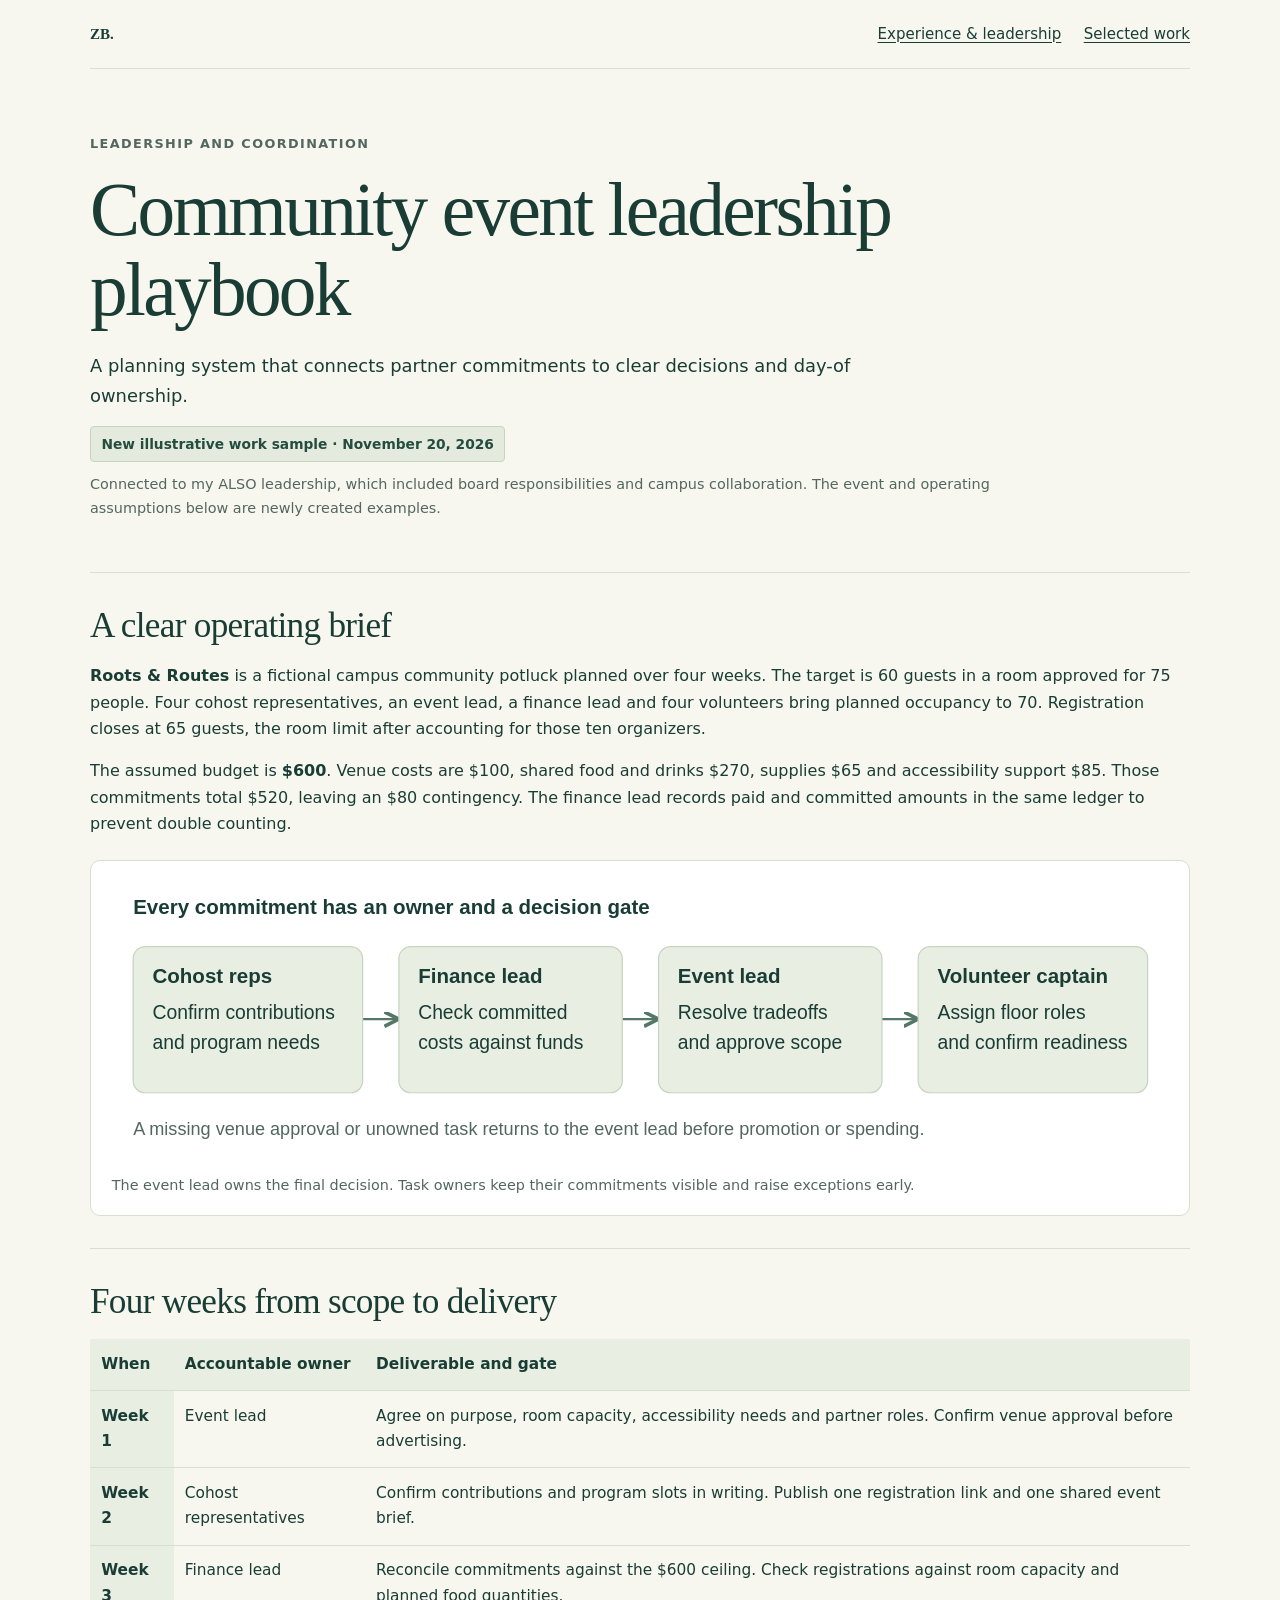
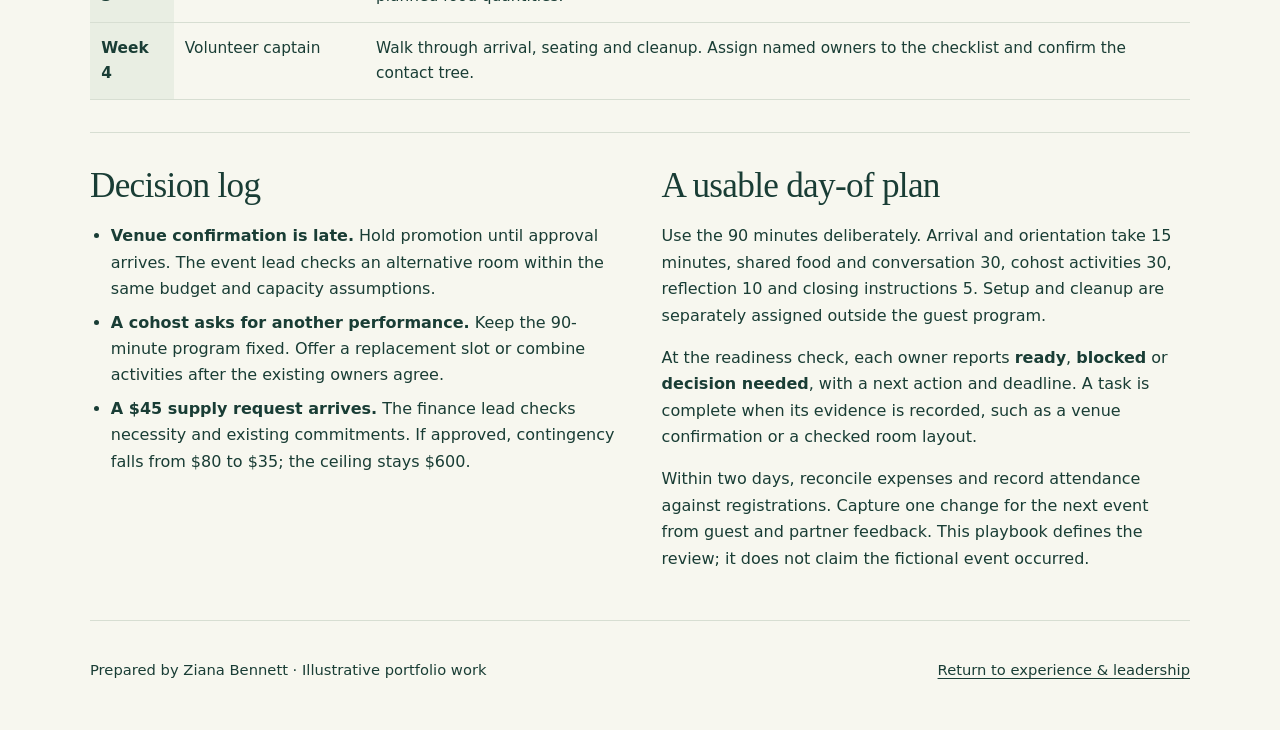
<file: samples/leadership-playbook.html>
<!doctype html>
<html lang="en"><head><meta charset="utf-8"><meta name="viewport" content="width=device-width,initial-scale=1"><meta name="description" content="A planning system that connects partner commitments to clear decisions and day-of ownership."><meta name="theme-color" content="#193d35"><title>Community event leadership playbook | Ziana Bennett</title><link rel="stylesheet" href="../styles.css"><style>
.sample-page{--ink:#193d35;--paper:#f7f7ef;--muted:#53665f;--line:#d7ded2;--serif:Georgia,"Times New Roman",serif;--sans:system-ui,-apple-system,BlinkMacSystemFont,"Segoe UI",sans-serif;margin:0;background:var(--paper);color:var(--ink);font:1rem/1.65 var(--sans)}
.sample-page *{box-sizing:border-box}.sample-page .sample-shell{width:min(1100px,calc(100% - 3rem));margin:0 auto}.sample-page .sample-topbar{display:flex;justify-content:space-between;align-items:center;gap:1.5rem;padding:1.35rem 0;border-bottom:1px solid var(--line)}.sample-page .sample-brand{font:700 1.55rem var(--serif);text-decoration:none}.sample-page .sample-topbar nav{display:flex;gap:1.4rem;flex-wrap:wrap}.sample-page a{color:var(--ink);text-underline-offset:.2em}.sample-page a:focus-visible{outline:3px solid #bd6b44;outline-offset:5px}.sample-page .sample-topbar a{font-size:.94rem}.sample-page .sample-hero{padding:4rem 0 2.2rem;max-width:900px}.sample-page .sample-eyebrow{text-transform:uppercase;letter-spacing:.11em;font-size:.8rem;font-weight:700;color:var(--muted);margin:0 0 1rem}.sample-page h1{font:400 clamp(2.5rem,6.5vw,4.7rem)/1.06 var(--serif);letter-spacing:-.035em;margin:.2rem 0 1.35rem}.sample-page h2{font:400 clamp(1.6rem,3vw,2.2rem)/1.2 var(--serif);letter-spacing:-.02em;margin:0 0 1rem}.sample-page h3{font-size:1.05rem;line-height:1.4;margin:1.3rem 0 .5rem}.sample-page p{margin:.7rem 0 1rem}.sample-page .sample-lead{font-size:1.12rem;max-width:780px}.sample-page .sample-label{display:inline-block;padding:.35rem .65rem;background:#e4ebde;border:1px solid #c7d4bf;border-radius:4px;font-size:.86rem;font-weight:600}.sample-page .sample-note{padding:1rem 1.2rem;background:#edf0e6;border-left:4px solid #69846a;max-width:900px}.sample-page .sample-block{padding:2rem 0;border-top:1px solid var(--line)}.sample-page .sample-grid{display:grid;grid-template-columns:1fr 1fr;gap:2.7rem}.sample-page .sample-grid>section{min-width:0}.sample-page .sample-diagram{margin:1.4rem 0 0;padding:1.1rem;background:white;border:1px solid var(--line);border-radius:10px}.sample-page .sample-diagram svg{display:block;width:100%;height:auto}.sample-page figcaption{font-size:.9rem;color:var(--muted);margin:.7rem .2rem 0}.sample-page ul,.sample-page ol{padding-left:1.3rem}.sample-page li{margin:.45rem 0}.sample-page .sample-table-wrap{overflow-x:auto}.sample-page table{width:100%;border-collapse:collapse;font-size:.96rem}.sample-page th,.sample-page td{padding:.8rem .7rem;text-align:left;vertical-align:top;border-bottom:1px solid var(--line)}.sample-page th{background:#e9eee3;font-weight:650}.sample-page th:first-child,.sample-page td:first-child{padding-left:.7rem}.sample-page .sample-callout{padding:1.1rem 1.3rem;border:1px solid #c7d4bf;background:#e9eee3;border-radius:8px}.sample-page .sample-passage{border-left:4px solid #9babc0;background:#eaf0f3;padding:1rem 1.3rem;margin:1rem 0;font-size:1rem}.sample-page .sample-answer{font-weight:650}.sample-page .sample-kicker{font-size:.9rem;color:var(--muted)}.sample-page .sample-footer{padding:2.3rem 0 3rem;border-top:1px solid var(--line);display:flex;justify-content:space-between;gap:1.5rem;flex-wrap:wrap;font-size:.92rem}.sample-page .sample-footer p{margin:0}.sample-page .sample-skip{position:absolute;left:1rem;top:-6rem;background:var(--ink);color:#fff;padding:.6rem 1rem;z-index:10}.sample-page .sample-skip:focus{top:.5rem}.sample-page .sample-answer-list{margin-top:.4rem}.sample-page .sample-small{font-size:.9rem;color:var(--muted)}
@media(max-width:720px){.sample-page .sample-shell{width:calc(100% - 2rem)}.sample-page .sample-hero{padding-top:2.5rem}.sample-page .sample-grid{grid-template-columns:1fr;gap:1.5rem}.sample-page .sample-topbar{align-items:flex-start}.sample-page .sample-topbar nav{gap:.5rem 1rem;justify-content:flex-end}.sample-page .sample-diagram{overflow-x:auto;padding:.7rem}.sample-page .sample-diagram svg{min-width:650px}.sample-page .sample-table-wrap table{min-width:560px}.sample-page .sample-block{padding:1.5rem 0}}
@media print{.sample-page{background:#fff;color:#111}.sample-page .sample-topbar,.sample-page .sample-footer,.sample-page .sample-skip{display:none}.sample-page .sample-shell{width:100%}.sample-page .sample-hero{padding-top:0}.sample-page .sample-block{break-inside:avoid}.sample-page .sample-diagram svg{min-width:0}.sample-page .sample-table-wrap{overflow:visible}}
</style></head>
<body class="sample-page"><a class="sample-skip" href="#main">Skip to content</a><div class="sample-shell"><header class="sample-topbar"><a class="sample-brand" href="../index.html" aria-label="Ziana Bennett home">ZB.</a><nav aria-label="Sample navigation"><a href="../index.html#experience">Experience &amp; leadership</a><a href="../index.html#work">Selected work</a></nav></header><main id="main"><section class="sample-hero"><p class="sample-eyebrow">Leadership and coordination</p><h1>Community event leadership playbook</h1><p class="sample-lead">A planning system that connects partner commitments to clear decisions and day-of ownership.</p><span class="sample-label">New illustrative work sample · November 20, 2026</span><p class="sample-kicker">Connected to my ALSO leadership, which included board responsibilities and campus collaboration. The event and operating assumptions below are newly created examples.</p></section>
<section class="sample-block" aria-labelledby="scenario"><h2 id="scenario">A clear operating brief</h2><p><strong>Roots &amp; Routes</strong> is a fictional campus community potluck planned over four weeks. The target is 60 guests in a room approved for 75 people. Four cohost representatives, an event lead, a finance lead and four volunteers bring planned occupancy to 70. Registration closes at 65 guests, the room limit after accounting for those ten organizers.</p><p>The assumed budget is <strong>$600</strong>. Venue costs are $100, shared food and drinks $270, supplies $65 and accessibility support $85. Those commitments total $520, leaving an $80 contingency. The finance lead records paid and committed amounts in the same ledger to prevent double counting.</p><figure class="sample-diagram"><svg xmlns="http://www.w3.org/2000/svg" viewBox="0 0 880 235" role="img" aria-labelledby="leadership-map-title leadership-map-desc"><title id="leadership-map-title">Commitment and decision flow</title><desc id="leadership-map-desc">Cohost representatives confirm their contributions. The finance lead checks commitments. The event lead approves a viable plan. The volunteer captain assigns the floor plan and confirms completion.</desc><defs><marker id="leadership-arrow" markerWidth="8" markerHeight="8" refX="6" refY="3" orient="auto"><path d="M0 0 L6 3 L0 6" fill="none" stroke="#557767" stroke-width="1.5"/></marker></defs><g font-family="Arial,sans-serif" fill="#193d35"><text x="20" y="29" font-size="17" font-weight="700">Every commitment has an owner and a decision gate</text><g stroke="#557767" stroke-width="2" fill="none" marker-end="url(#leadership-arrow)"><path d="M210 116 H240"/><path d="M425 116 H455"/><path d="M640 116 H670"/></g><g stroke="#c7d4bf" fill="#e9eee3"><rect x="20" y="56" width="190" height="121" rx="10"/><rect x="240" y="56" width="185" height="121" rx="10"/><rect x="455" y="56" width="185" height="121" rx="10"/><rect x="670" y="56" width="190" height="121" rx="10"/></g><g font-size="17" font-weight="700"><text x="36" y="86">Cohost reps</text><text x="256" y="86">Finance lead</text><text x="471" y="86">Event lead</text><text x="686" y="86">Volunteer captain</text></g><g font-size="16"><text x="36" y="116">Confirm contributions</text><text x="36" y="141">and program needs</text><text x="256" y="116">Check committed</text><text x="256" y="141">costs against funds</text><text x="471" y="116">Resolve tradeoffs</text><text x="471" y="141">and approve scope</text><text x="686" y="116">Assign floor roles</text><text x="686" y="141">and confirm readiness</text></g><text x="20" y="212" font-size="15" fill="#53665f">A missing venue approval or unowned task returns to the event lead before promotion or spending.</text></g></svg><figcaption>The event lead owns the final decision. Task owners keep their commitments visible and raise exceptions early.</figcaption></figure></section>
<section class="sample-block" aria-labelledby="plan"><h2 id="plan">Four weeks from scope to delivery</h2><div class="sample-table-wrap"><table><thead><tr><th scope="col">When</th><th scope="col">Accountable owner</th><th scope="col">Deliverable and gate</th></tr></thead><tbody><tr><th scope="row">Week 1</th><td>Event lead</td><td>Agree on purpose, room capacity, accessibility needs and partner roles. Confirm venue approval before advertising.</td></tr><tr><th scope="row">Week 2</th><td>Cohost representatives</td><td>Confirm contributions and program slots in writing. Publish one registration link and one shared event brief.</td></tr><tr><th scope="row">Week 3</th><td>Finance lead</td><td>Reconcile commitments against the $600 ceiling. Check registrations against room capacity and planned food quantities.</td></tr><tr><th scope="row">Week 4</th><td>Volunteer captain</td><td>Walk through arrival, seating and cleanup. Assign named owners to the checklist and confirm the contact tree.</td></tr></tbody></table></div></section>
<section class="sample-block sample-grid"><section aria-labelledby="decisions"><h2 id="decisions">Decision log</h2><ul><li><strong>Venue confirmation is late.</strong> Hold promotion until approval arrives. The event lead checks an alternative room within the same budget and capacity assumptions.</li><li><strong>A cohost asks for another performance.</strong> Keep the 90-minute program fixed. Offer a replacement slot or combine activities after the existing owners agree.</li><li><strong>A $45 supply request arrives.</strong> The finance lead checks necessity and existing commitments. If approved, contingency falls from $80 to $35; the ceiling stays $600.</li></ul></section><section aria-labelledby="delivery"><h2 id="delivery">A usable day-of plan</h2><p>Use the 90 minutes deliberately. Arrival and orientation take 15 minutes, shared food and conversation 30, cohost activities 30, reflection 10 and closing instructions 5. Setup and cleanup are separately assigned outside the guest program.</p><p>At the readiness check, each owner reports <strong>ready</strong>, <strong>blocked</strong> or <strong>decision needed</strong>, with a next action and deadline. A task is complete when its evidence is recorded, such as a venue confirmation or a checked room layout.</p><p>Within two days, reconcile expenses and record attendance against registrations. Capture one change for the next event from guest and partner feedback. This playbook defines the review; it does not claim the fictional event occurred.</p></section></section>
</main><footer class="sample-footer"><p>Prepared by Ziana Bennett · Illustrative portfolio work</p><a href="../index.html#experience">Return to experience &amp; leadership</a></footer></div></body></html>
</file>
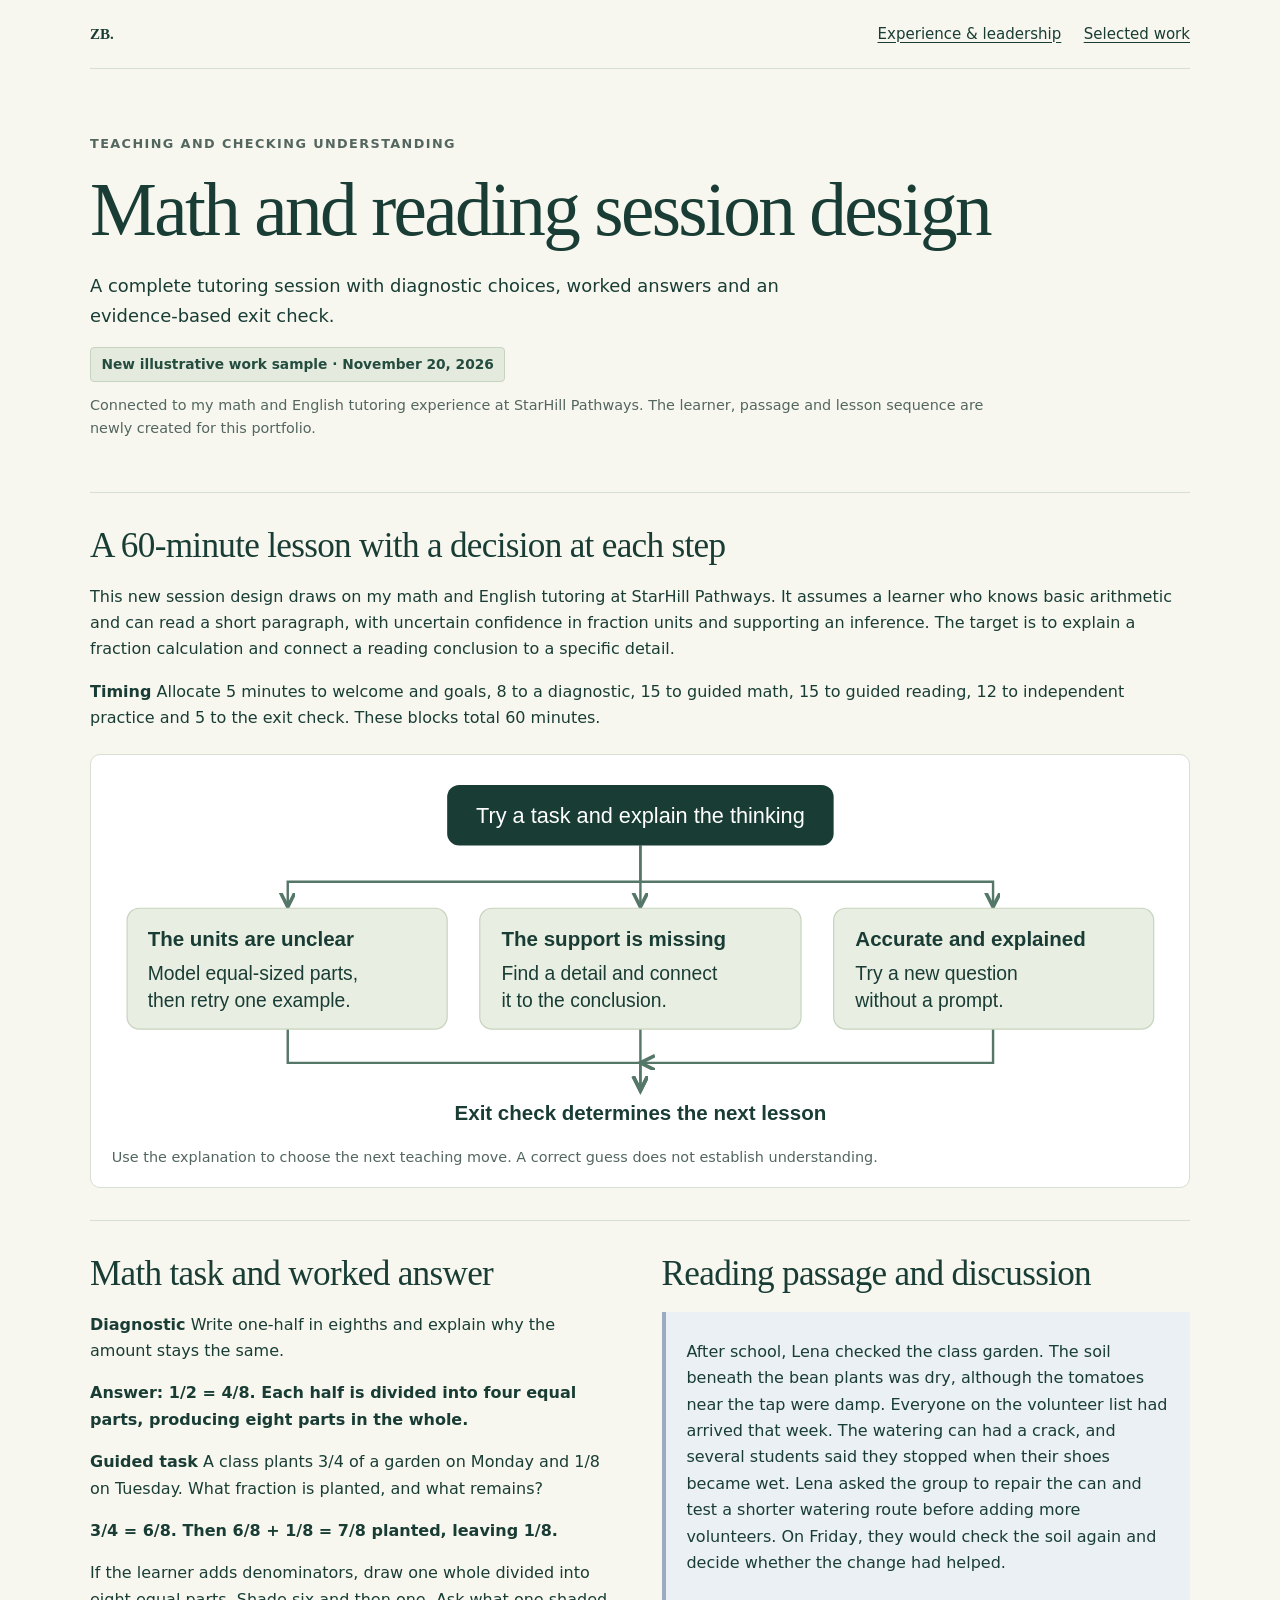
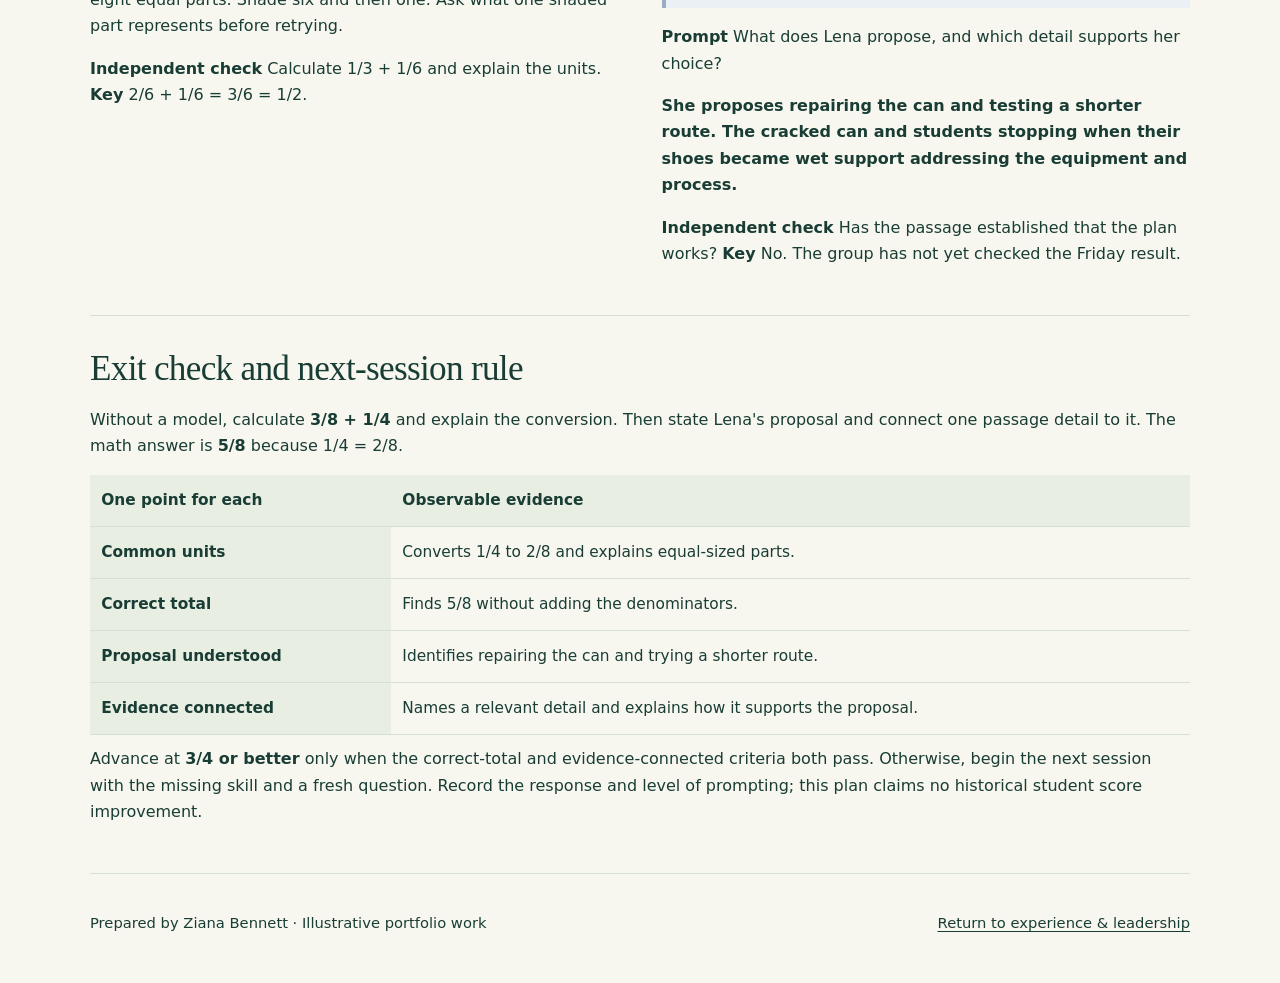
<file: samples/tutoring-session.html>
<!doctype html>
<html lang="en"><head><meta charset="utf-8"><meta name="viewport" content="width=device-width,initial-scale=1"><meta name="description" content="A complete tutoring session with diagnostic choices, worked answers and an evidence-based exit check."><meta name="theme-color" content="#193d35"><title>Math and reading session design | Ziana Bennett</title><link rel="stylesheet" href="../styles.css"><style>
.sample-page{--ink:#193d35;--paper:#f7f7ef;--muted:#53665f;--line:#d7ded2;--serif:Georgia,"Times New Roman",serif;--sans:system-ui,-apple-system,BlinkMacSystemFont,"Segoe UI",sans-serif;margin:0;background:var(--paper);color:var(--ink);font:1rem/1.65 var(--sans)}
.sample-page *{box-sizing:border-box}.sample-page .sample-shell{width:min(1100px,calc(100% - 3rem));margin:0 auto}.sample-page .sample-topbar{display:flex;justify-content:space-between;align-items:center;gap:1.5rem;padding:1.35rem 0;border-bottom:1px solid var(--line)}.sample-page .sample-brand{font:700 1.55rem var(--serif);text-decoration:none}.sample-page .sample-topbar nav{display:flex;gap:1.4rem;flex-wrap:wrap}.sample-page a{color:var(--ink);text-underline-offset:.2em}.sample-page a:focus-visible{outline:3px solid #bd6b44;outline-offset:5px}.sample-page .sample-topbar a{font-size:.94rem}.sample-page .sample-hero{padding:4rem 0 2.2rem;max-width:900px}.sample-page .sample-eyebrow{text-transform:uppercase;letter-spacing:.11em;font-size:.8rem;font-weight:700;color:var(--muted);margin:0 0 1rem}.sample-page h1{font:400 clamp(2.5rem,6.5vw,4.7rem)/1.06 var(--serif);letter-spacing:-.035em;margin:.2rem 0 1.35rem}.sample-page h2{font:400 clamp(1.6rem,3vw,2.2rem)/1.2 var(--serif);letter-spacing:-.02em;margin:0 0 1rem}.sample-page h3{font-size:1.05rem;line-height:1.4;margin:1.3rem 0 .5rem}.sample-page p{margin:.7rem 0 1rem}.sample-page .sample-lead{font-size:1.12rem;max-width:780px}.sample-page .sample-label{display:inline-block;padding:.35rem .65rem;background:#e4ebde;border:1px solid #c7d4bf;border-radius:4px;font-size:.86rem;font-weight:600}.sample-page .sample-note{padding:1rem 1.2rem;background:#edf0e6;border-left:4px solid #69846a;max-width:900px}.sample-page .sample-block{padding:2rem 0;border-top:1px solid var(--line)}.sample-page .sample-grid{display:grid;grid-template-columns:1fr 1fr;gap:2.7rem}.sample-page .sample-grid>section{min-width:0}.sample-page .sample-diagram{margin:1.4rem 0 0;padding:1.1rem;background:white;border:1px solid var(--line);border-radius:10px}.sample-page .sample-diagram svg{display:block;width:100%;height:auto}.sample-page figcaption{font-size:.9rem;color:var(--muted);margin:.7rem .2rem 0}.sample-page ul,.sample-page ol{padding-left:1.3rem}.sample-page li{margin:.45rem 0}.sample-page .sample-table-wrap{overflow-x:auto}.sample-page table{width:100%;border-collapse:collapse;font-size:.96rem}.sample-page th,.sample-page td{padding:.8rem .7rem;text-align:left;vertical-align:top;border-bottom:1px solid var(--line)}.sample-page th{background:#e9eee3;font-weight:650}.sample-page th:first-child,.sample-page td:first-child{padding-left:.7rem}.sample-page .sample-callout{padding:1.1rem 1.3rem;border:1px solid #c7d4bf;background:#e9eee3;border-radius:8px}.sample-page .sample-passage{border-left:4px solid #9babc0;background:#eaf0f3;padding:1rem 1.3rem;margin:1rem 0;font-size:1rem}.sample-page .sample-answer{font-weight:650}.sample-page .sample-kicker{font-size:.9rem;color:var(--muted)}.sample-page .sample-footer{padding:2.3rem 0 3rem;border-top:1px solid var(--line);display:flex;justify-content:space-between;gap:1.5rem;flex-wrap:wrap;font-size:.92rem}.sample-page .sample-footer p{margin:0}.sample-page .sample-skip{position:absolute;left:1rem;top:-6rem;background:var(--ink);color:#fff;padding:.6rem 1rem;z-index:10}.sample-page .sample-skip:focus{top:.5rem}.sample-page .sample-answer-list{margin-top:.4rem}.sample-page .sample-small{font-size:.9rem;color:var(--muted)}
@media(max-width:720px){.sample-page .sample-shell{width:calc(100% - 2rem)}.sample-page .sample-hero{padding-top:2.5rem}.sample-page .sample-grid{grid-template-columns:1fr;gap:1.5rem}.sample-page .sample-topbar{align-items:flex-start}.sample-page .sample-topbar nav{gap:.5rem 1rem;justify-content:flex-end}.sample-page .sample-diagram{overflow-x:auto;padding:.7rem}.sample-page .sample-diagram svg{min-width:650px}.sample-page .sample-table-wrap table{min-width:560px}.sample-page .sample-block{padding:1.5rem 0}}
@media print{.sample-page{background:#fff;color:#111}.sample-page .sample-topbar,.sample-page .sample-footer,.sample-page .sample-skip{display:none}.sample-page .sample-shell{width:100%}.sample-page .sample-hero{padding-top:0}.sample-page .sample-block{break-inside:avoid}.sample-page .sample-diagram svg{min-width:0}.sample-page .sample-table-wrap{overflow:visible}}
</style></head>
<body class="sample-page"><a class="sample-skip" href="#main">Skip to content</a><div class="sample-shell"><header class="sample-topbar"><a class="sample-brand" href="../index.html" aria-label="Ziana Bennett home">ZB.</a><nav aria-label="Sample navigation"><a href="../index.html#experience">Experience &amp; leadership</a><a href="../index.html#work">Selected work</a></nav></header><main id="main"><section class="sample-hero"><p class="sample-eyebrow">Teaching and checking understanding</p><h1>Math and reading session design</h1><p class="sample-lead">A complete tutoring session with diagnostic choices, worked answers and an evidence-based exit check.</p><span class="sample-label">New illustrative work sample · November 20, 2026</span><p class="sample-kicker">Connected to my math and English tutoring experience at StarHill Pathways. The learner, passage and lesson sequence are newly created for this portfolio.</p></section>
<section class="sample-block" aria-labelledby="lesson"><h2 id="lesson">A 60-minute lesson with a decision at each step</h2><p>This new session design draws on my math and English tutoring at StarHill Pathways. It assumes a learner who knows basic arithmetic and can read a short paragraph, with uncertain confidence in fraction units and supporting an inference. The target is to explain a fraction calculation and connect a reading conclusion to a specific detail.</p><p><strong>Timing</strong> Allocate 5 minutes to welcome and goals, 8 to a diagnostic, 15 to guided math, 15 to guided reading, 12 to independent practice and 5 to the exit check. These blocks total 60 minutes.</p><figure class="sample-diagram"><svg xmlns="http://www.w3.org/2000/svg" viewBox="0 0 880 300" role="img" aria-labelledby="tutoring-path-title tutoring-path-desc"><title id="tutoring-path-title">A teaching response chosen from the learner's explanation</title><desc id="tutoring-path-desc">Start with a short task and listen to the learner explain. If units are unclear, model equal parts. If a conclusion lacks support, connect it to evidence. If the response is accurate and explained, move to independent practice. All paths lead to an exit check.</desc><defs><marker id="tutor-arrow" markerWidth="8" markerHeight="8" refX="6" refY="3" orient="auto"><path d="M0 0 L6 3 L0 6" fill="none" stroke="#557767" stroke-width="1.5"/></marker></defs><g font-family="Arial,sans-serif" fill="#193d35"><g stroke="#557767" stroke-width="2" fill="none" marker-end="url(#tutor-arrow)"><path d="M440 60 V90 H148 V111"/><path d="M440 60 V111"/><path d="M440 90 H732 V111"/><path d="M148 211 V240 H440 V263"/><path d="M440 211 V263"/><path d="M732 211 V240 H440"/></g><rect x="280" y="10" width="320" height="50" rx="10" fill="#193d35"/><text x="440" y="41" text-anchor="middle" font-size="18" fill="#fff">Try a task and explain the thinking</text><g stroke="#c7d4bf" fill="#e9eee3"><rect x="15" y="112" width="265" height="100" rx="10"/><rect x="307" y="112" width="266" height="100" rx="10"/><rect x="600" y="112" width="265" height="100" rx="10"/></g><g font-size="17" font-weight="700"><text x="32" y="143">The units are unclear</text><text x="325" y="143">The support is missing</text><text x="618" y="143">Accurate and explained</text></g><g font-size="16"><text x="32" y="171">Model equal-sized parts,</text><text x="32" y="194">then retry one example.</text><text x="325" y="171">Find a detail and connect</text><text x="325" y="194">it to the conclusion.</text><text x="618" y="171">Try a new question</text><text x="618" y="194">without a prompt.</text></g><text x="440" y="287" text-anchor="middle" font-size="17" font-weight="700">Exit check determines the next lesson</text></g></svg><figcaption>Use the explanation to choose the next teaching move. A correct guess does not establish understanding.</figcaption></figure></section>
<section class="sample-block sample-grid"><section aria-labelledby="math"><h2 id="math">Math task and worked answer</h2><p><strong>Diagnostic</strong> Write one-half in eighths and explain why the amount stays the same.</p><p class="sample-answer">Answer: 1/2 = 4/8. Each half is divided into four equal parts, producing eight parts in the whole.</p><p><strong>Guided task</strong> A class plants 3/4 of a garden on Monday and 1/8 on Tuesday. What fraction is planted, and what remains?</p><p class="sample-answer">3/4 = 6/8. Then 6/8 + 1/8 = 7/8 planted, leaving 1/8.</p><p>If the learner adds denominators, draw one whole divided into eight equal parts. Shade six and then one. Ask what one shaded part represents before retrying.</p><p><strong>Independent check</strong> Calculate 1/3 + 1/6 and explain the units. <strong>Key</strong> 2/6 + 1/6 = 3/6 = 1/2.</p></section><section aria-labelledby="reading"><h2 id="reading">Reading passage and discussion</h2><div class="sample-passage"><p>After school, Lena checked the class garden. The soil beneath the bean plants was dry, although the tomatoes near the tap were damp. Everyone on the volunteer list had arrived that week. The watering can had a crack, and several students said they stopped when their shoes became wet. Lena asked the group to repair the can and test a shorter watering route before adding more volunteers. On Friday, they would check the soil again and decide whether the change had helped.</p></div><p><strong>Prompt</strong> What does Lena propose, and which detail supports her choice?</p><p class="sample-answer">She proposes repairing the can and testing a shorter route. The cracked can and students stopping when their shoes became wet support addressing the equipment and process.</p><p><strong>Independent check</strong> Has the passage established that the plan works? <strong>Key</strong> No. The group has not yet checked the Friday result.</p></section></section>
<section class="sample-block" aria-labelledby="exit"><h2 id="exit">Exit check and next-session rule</h2><p>Without a model, calculate <strong>3/8 + 1/4</strong> and explain the conversion. Then state Lena's proposal and connect one passage detail to it. The math answer is <strong>5/8</strong> because 1/4 = 2/8.</p><div class="sample-table-wrap"><table><thead><tr><th scope="col">One point for each</th><th scope="col">Observable evidence</th></tr></thead><tbody><tr><th scope="row">Common units</th><td>Converts 1/4 to 2/8 and explains equal-sized parts.</td></tr><tr><th scope="row">Correct total</th><td>Finds 5/8 without adding the denominators.</td></tr><tr><th scope="row">Proposal understood</th><td>Identifies repairing the can and trying a shorter route.</td></tr><tr><th scope="row">Evidence connected</th><td>Names a relevant detail and explains how it supports the proposal.</td></tr></tbody></table></div><p>Advance at <strong>3/4 or better</strong> only when the correct-total and evidence-connected criteria both pass. Otherwise, begin the next session with the missing skill and a fresh question. Record the response and level of prompting; this plan claims no historical student score improvement.</p></section>
</main><footer class="sample-footer"><p>Prepared by Ziana Bennett · Illustrative portfolio work</p><a href="../index.html#experience">Return to experience &amp; leadership</a></footer></div></body></html>
</file>
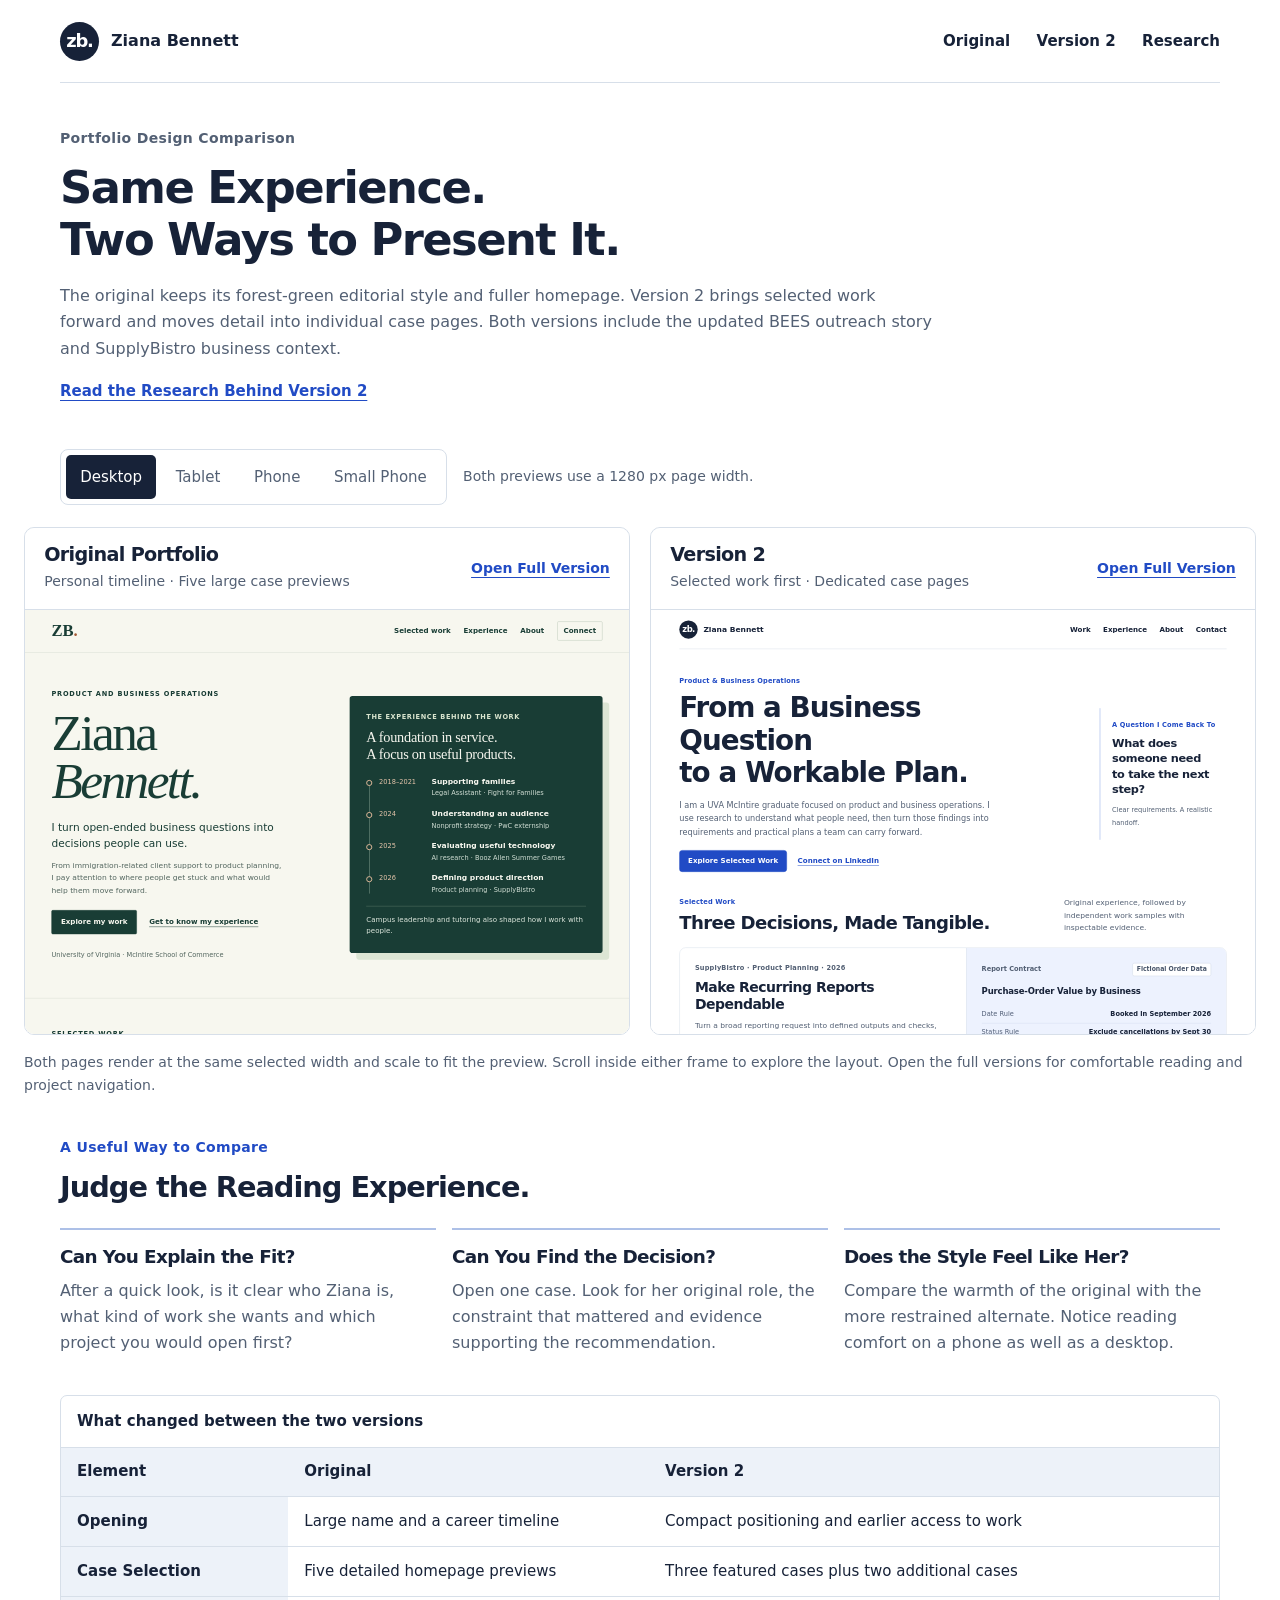
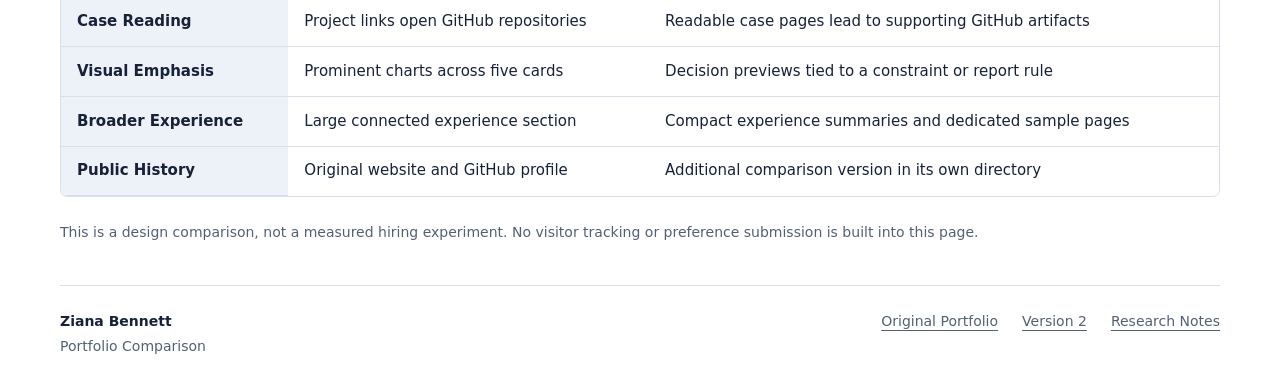
<file: v2/compare.html>
<!doctype html>
<html lang="en">
<head>
  <meta charset="utf-8">
  <meta name="viewport" content="width=device-width, initial-scale=1">
  <meta name="robots" content="noindex,follow">
  <meta name="description" content="Compare Ziana Bennett's original portfolio with the research-informed alternate version at matching desktop and mobile widths.">
  <title>Compare Portfolio Versions | Ziana Bennett</title>
  <link rel="icon" href="../assets/avatar.svg" type="image/svg+xml">
  <link rel="stylesheet" href="styles.css?revision=feedback-20261120">
  <script src="compare.js?revision=feedback-20261120" defer></script>
</head>
<body>
  <a class="skip-link" href="#main">Skip to content</a>
  <header class="site-header container"><a class="brand" href="index.html?revision=feedback-20261120"><span class="brand-mark" aria-hidden="true">zb.</span><span>Ziana Bennett</span></a><nav class="site-nav" aria-label="Main navigation"><a href="../">Original</a><a href="index.html?revision=feedback-20261120">Version 2</a><a href="research.html?revision=feedback-20261120">Research</a></nav></header>
  <main id="main">
    <div class="container"><section class="review-intro"><p class="eyebrow">Portfolio Design Comparison</p><h1>Same Experience.<br> Two Ways to Present It.</h1><p>The original keeps its forest-green editorial style and fuller homepage. Version 2 brings selected work forward and moves detail into individual case pages. Both versions include the updated BEES outreach story and SupplyBistro business context.</p><a class="text-link" href="research.html?revision=feedback-20261120">Read the Research Behind Version 2</a></section><div class="review-tools"><div class="segmented" role="group" aria-label="Preview screen size"><button type="button" data-preview-width="1280" aria-pressed="true">Desktop</button><button type="button" data-preview-width="768" aria-pressed="false">Tablet</button><button type="button" data-preview-width="390" aria-pressed="false">Phone</button><button type="button" data-preview-width="320" aria-pressed="false">Small Phone</button></div><span id="preview-status" role="status" aria-live="polite">Both previews use a 1280 px page width.</span></div></div>
    <div class="compare-shell">
      <div class="compare-grid">
        <section class="compare-panel" aria-labelledby="original-title"><div class="compare-heading"><div><h2 id="original-title">Original Portfolio</h2><p>Personal timeline · Five large case previews</p></div><a href="../" target="_blank" rel="noopener">Open Full Version</a></div><div class="frame-stage"><div class="frame-viewport"><iframe id="original-frame" title="Original portfolio preview" src="../?revision=feedback-20261120" width="1280" height="900" loading="eager"></iframe></div></div></section>
        <section class="compare-panel" aria-labelledby="alternate-title"><div class="compare-heading"><div><h2 id="alternate-title">Version 2</h2><p>Selected work first · Dedicated case pages</p></div><a href="index.html?revision=feedback-20261120" target="_blank" rel="noopener">Open Full Version</a></div><div class="frame-stage"><div class="frame-viewport"><iframe id="alternate-frame" title="Version 2 portfolio preview" src="index.html?revision=feedback-20261120" width="1280" height="900" loading="eager"></iframe></div></div></section>
      </div><p class="compare-note">Both pages render at the same selected width and scale to fit the preview. Scroll inside either frame to explore the layout. Open the full versions for comfortable reading and project navigation.</p><noscript><p>Screen-size controls require JavaScript. Use the full-version links above to compare the two sites.</p></noscript>
    </div>
    <section class="compare-criteria container" aria-labelledby="compare-title"><p class="eyebrow">A Useful Way to Compare</p><h2 id="compare-title">Judge the Reading Experience.</h2><div class="review-checks"><article><h3>Can You Explain the Fit?</h3><p>After a quick look, is it clear who Ziana is, what kind of work she wants and which project you would open first?</p></article><article><h3>Can You Find the Decision?</h3><p>Open one case. Look for her original role, the constraint that mattered and evidence supporting the recommendation.</p></article><article><h3>Does the Style Feel Like Her?</h3><p>Compare the warmth of the original with the more restrained alternate. Notice reading comfort on a phone as well as a desktop.</p></article></div><div class="table-wrap"><table><caption>What changed between the two versions</caption><thead><tr><th scope="col">Element</th><th scope="col">Original</th><th scope="col">Version 2</th></tr></thead><tbody><tr><th scope="row">Opening</th><td>Large name and a career timeline</td><td>Compact positioning and earlier access to work</td></tr><tr><th scope="row">Case Selection</th><td>Five detailed homepage previews</td><td>Three featured cases plus two additional cases</td></tr><tr><th scope="row">Case Reading</th><td>Project links open GitHub repositories</td><td>Readable case pages lead to supporting GitHub artifacts</td></tr><tr><th scope="row">Visual Emphasis</th><td>Prominent charts across five cards</td><td>Decision previews tied to a constraint or report rule</td></tr><tr><th scope="row">Broader Experience</th><td>Large connected experience section</td><td>Compact experience summaries and dedicated sample pages</td></tr><tr><th scope="row">Public History</th><td>Original website and GitHub profile</td><td>Additional comparison version in its own directory</td></tr></tbody></table></div><p class="section-note">This is a design comparison, not a measured hiring experiment. No visitor tracking or preference submission is built into this page.</p></section>
  </main>
  <footer class="site-footer container"><p>Ziana Bennett<span>Portfolio Comparison</span></p><nav aria-label="Portfolio resources"><a href="../">Original Portfolio</a><a href="index.html?revision=feedback-20261120">Version 2</a><a href="research.html?revision=feedback-20261120">Research Notes</a></nav></footer>
</body>
</html>
</file>
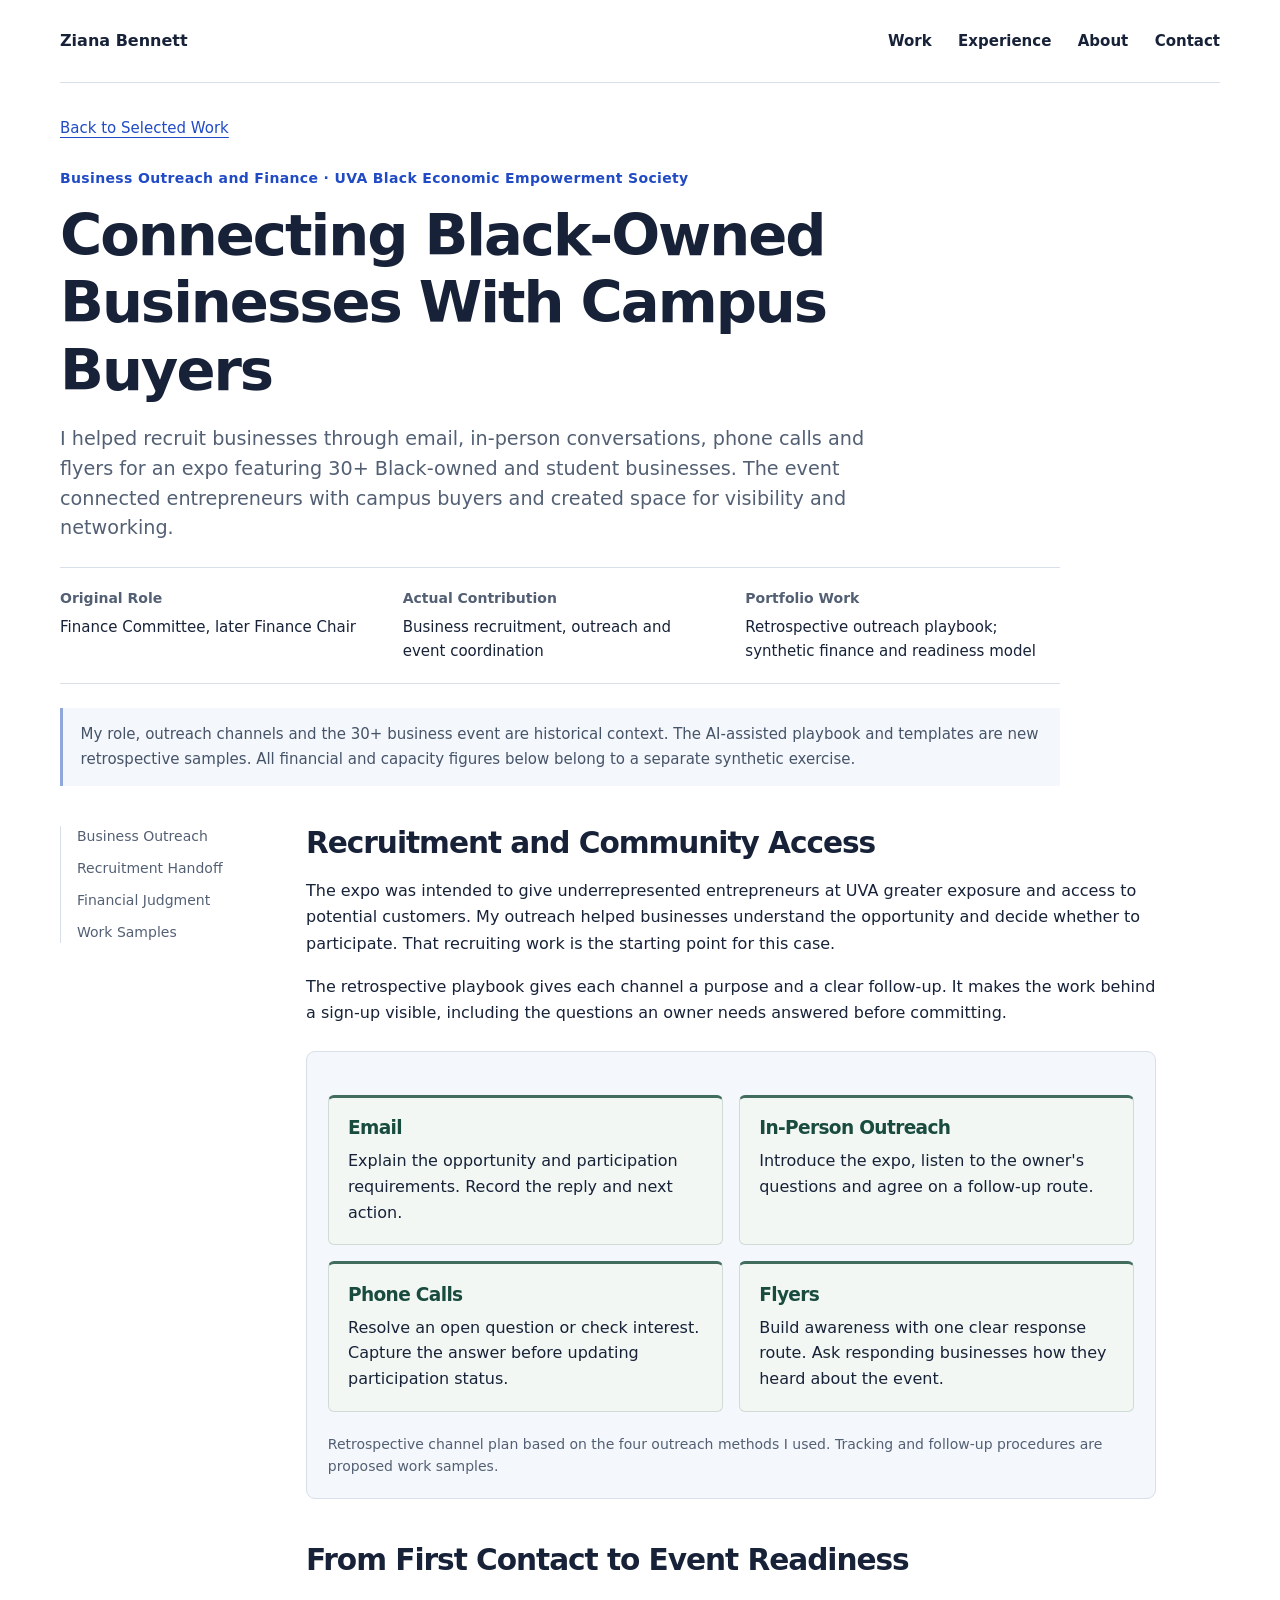
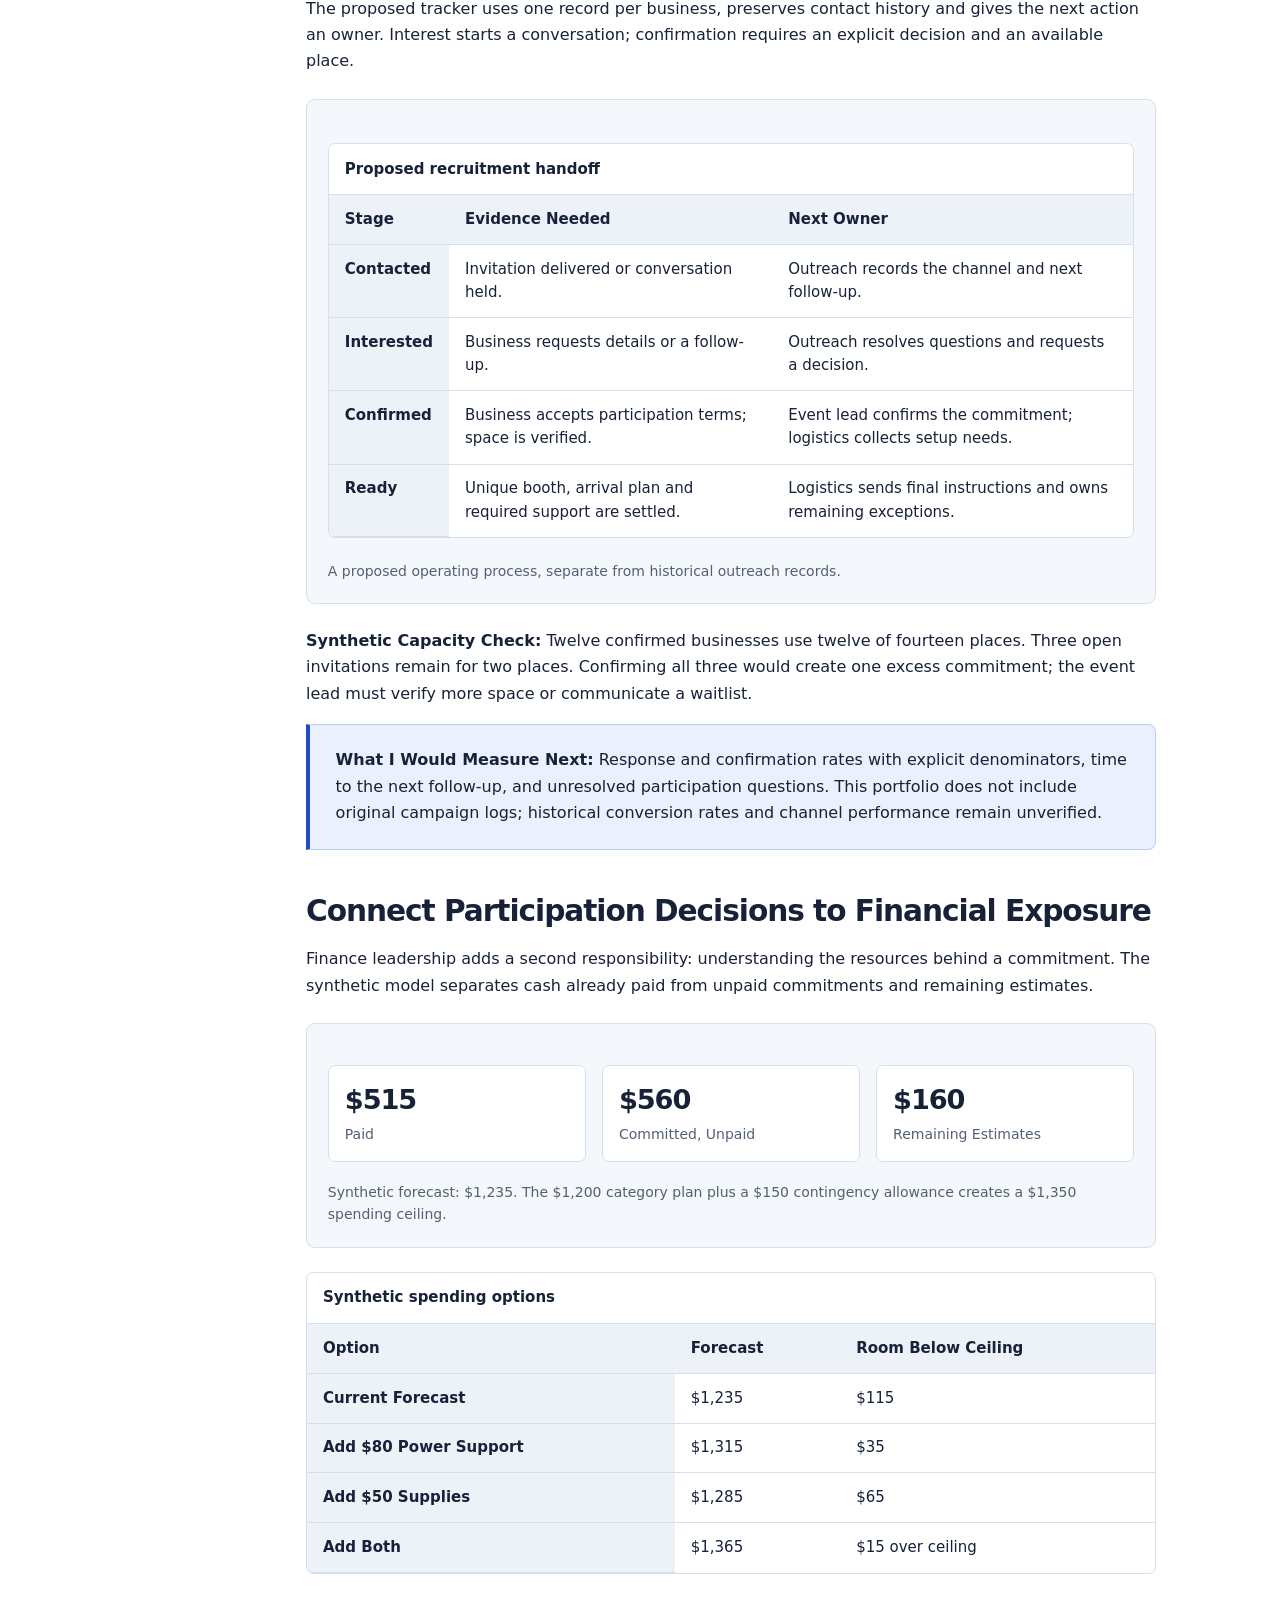
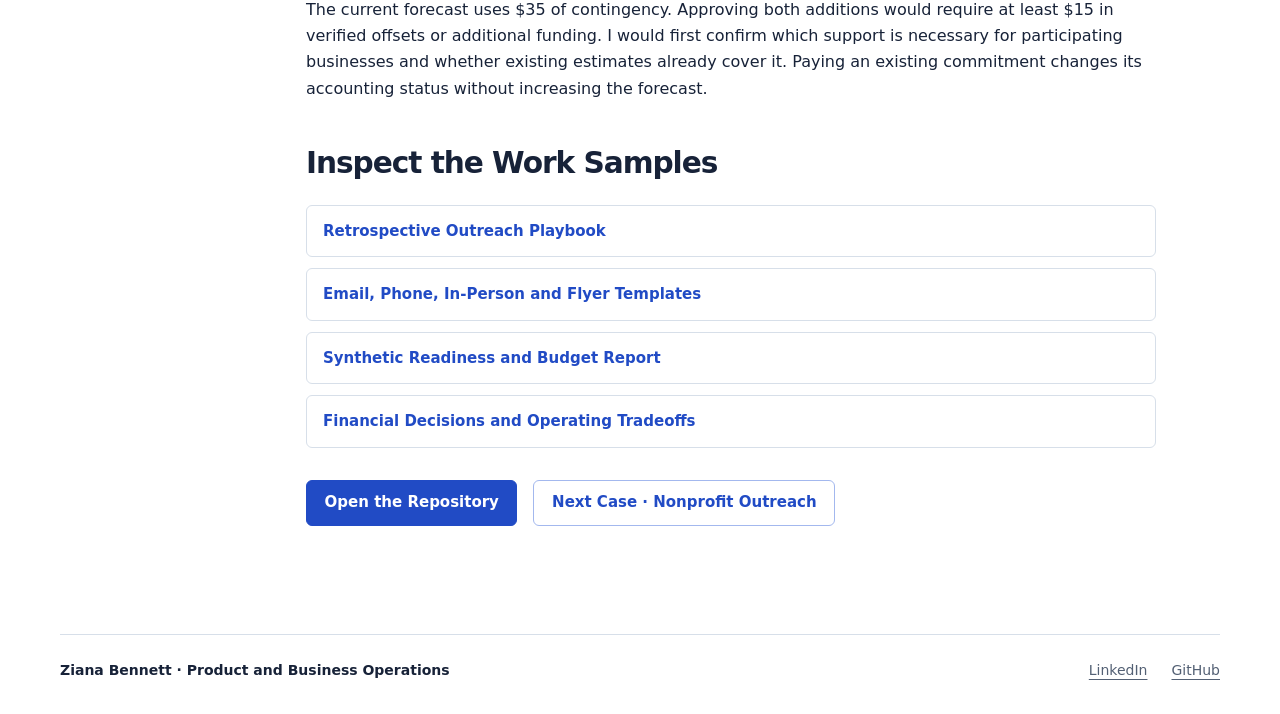
<file: v2/expo.html>
<!doctype html>
<html lang="en">
<head>
  <meta charset="utf-8">
  <meta name="viewport" content="width=device-width, initial-scale=1">
  <meta name="robots" content="noindex,follow">
  <meta name="description" content="Business recruitment for a UVA Black Business Expo, followed by a retrospective outreach playbook and an illustrative finance and readiness model.">
  <title>Connecting Black-Owned Businesses With Campus Buyers | Ziana Bennett</title>
  <link rel="icon" href="../assets/avatar.svg" type="image/svg+xml">
  <link rel="stylesheet" href="styles.css?revision=feedback-20261120">
</head>
<body>
<a class="skip-link" href="#main">Skip to content</a>
<header class="site-header container">
  <a class="brand" href="index.html?revision=recruiter-20261120">Ziana Bennett</a>
  <nav class="site-nav" aria-label="Main Navigation"><a href="index.html?revision=recruiter-20261120#work">Work</a><a href="index.html?revision=recruiter-20261120#experience">Experience</a><a href="index.html?revision=recruiter-20261120#about">About</a><a href="index.html?revision=recruiter-20261120#contact">Contact</a></nav>
</header>
<main id="main" class="case-shell container">
  <a class="case-back" href="index.html?revision=recruiter-20261120#work">Back to Selected Work</a>
  <header class="case-hero">
    <p class="eyebrow">Business Outreach and Finance · UVA Black Economic Empowerment Society</p>
    <h1 class="case-title">Connecting Black-Owned Businesses With Campus Buyers</h1>
    <p class="case-lead">I helped recruit businesses through email, in-person conversations, phone calls and flyers for an expo featuring 30+ Black-owned and student businesses. The event connected entrepreneurs with campus buyers and created space for visibility and networking.</p>
    <dl class="case-meta">
      <div class="meta-item"><dt>Original Role</dt><dd>Finance Committee, later Finance Chair</dd></div>
      <div class="meta-item"><dt>Actual Contribution</dt><dd>Business recruitment, outreach and event coordination</dd></div>
      <div class="meta-item"><dt>Portfolio Work</dt><dd>Retrospective outreach playbook; synthetic finance and readiness model</dd></div>
    </dl>
    <p class="evidence-note">My role, outreach channels and the 30+ business event are historical context. The AI-assisted playbook and templates are new retrospective samples. All financial and capacity figures below belong to a separate synthetic exercise.</p>
  </header>
  <div class="case-layout">
    <aside class="case-nav" aria-label="On This Page"><a href="#outreach">Business Outreach</a><a href="#handoff">Recruitment Handoff</a><a href="#finance">Financial Judgment</a><a href="#artifacts">Work Samples</a></aside>
    <article class="case-body">
      <section class="case-section" id="outreach">
        <h2>Recruitment and Community Access</h2>
        <p>The expo was intended to give underrepresented entrepreneurs at UVA greater exposure and access to potential customers. My outreach helped businesses understand the opportunity and decide whether to participate. That recruiting work is the starting point for this case.</p>
        <p>The retrospective playbook gives each channel a purpose and a clear follow-up. It makes the work behind a sign-up visible, including the questions an owner needs answered before committing.</p>
        <figure class="artifact">
          <div class="expo-channel-grid">
            <div class="expo-channel"><h3>Email</h3><p>Explain the opportunity and participation requirements. Record the reply and next action.</p></div>
            <div class="expo-channel"><h3>In-Person Outreach</h3><p>Introduce the expo, listen to the owner's questions and agree on a follow-up route.</p></div>
            <div class="expo-channel"><h3>Phone Calls</h3><p>Resolve an open question or check interest. Capture the answer before updating participation status.</p></div>
            <div class="expo-channel"><h3>Flyers</h3><p>Build awareness with one clear response route. Ask responding businesses how they heard about the event.</p></div>
          </div>
          <figcaption>Retrospective channel plan based on the four outreach methods I used. Tracking and follow-up procedures are proposed work samples.</figcaption>
        </figure>
      </section>
      <section class="case-section" id="handoff">
        <h2>From First Contact to Event Readiness</h2>
        <p>The proposed tracker uses one record per business, preserves contact history and gives the next action an owner. Interest starts a conversation; confirmation requires an explicit decision and an available place.</p>
        <figure class="artifact expo-handoff">
          <div class="table-wrap"><table>
            <caption>Proposed recruitment handoff</caption>
            <thead><tr><th scope="col">Stage</th><th scope="col">Evidence Needed</th><th scope="col">Next Owner</th></tr></thead>
            <tbody>
              <tr><th scope="row">Contacted</th><td>Invitation delivered or conversation held.</td><td>Outreach records the channel and next follow-up.</td></tr>
              <tr><th scope="row">Interested</th><td>Business requests details or a follow-up.</td><td>Outreach resolves questions and requests a decision.</td></tr>
              <tr><th scope="row">Confirmed</th><td>Business accepts participation terms; space is verified.</td><td>Event lead confirms the commitment; logistics collects setup needs.</td></tr>
              <tr><th scope="row">Ready</th><td>Unique booth, arrival plan and required support are settled.</td><td>Logistics sends final instructions and owns remaining exceptions.</td></tr>
            </tbody>
          </table></div>
          <figcaption>A proposed operating process, separate from historical outreach records.</figcaption>
        </figure>
        <p><strong>Synthetic Capacity Check:</strong> Twelve confirmed businesses use twelve of fourteen places. Three open invitations remain for two places. Confirming all three would create one excess commitment; the event lead must verify more space or communicate a waitlist.</p>
        <div class="decision"><p><strong>What I Would Measure Next:</strong> Response and confirmation rates with explicit denominators, time to the next follow-up, and unresolved participation questions. This portfolio does not include original campaign logs; historical conversion rates and channel performance remain unverified.</p></div>
      </section>
      <section class="case-section" id="finance">
        <h2>Connect Participation Decisions to Financial Exposure</h2>
        <p>Finance leadership adds a second responsibility: understanding the resources behind a commitment. The synthetic model separates cash already paid from unpaid commitments and remaining estimates.</p>
        <figure class="artifact">
          <div class="metric-grid">
            <div class="metric"><strong>$515</strong><span>Paid</span></div>
            <div class="metric"><strong>$560</strong><span>Committed, Unpaid</span></div>
            <div class="metric"><strong>$160</strong><span>Remaining Estimates</span></div>
          </div>
          <figcaption>Synthetic forecast: $1,235. The $1,200 category plan plus a $150 contingency allowance creates a $1,350 spending ceiling.</figcaption>
        </figure>
        <div class="table-wrap"><table>
          <caption>Synthetic spending options</caption>
          <thead><tr><th scope="col">Option</th><th scope="col">Forecast</th><th scope="col">Room Below Ceiling</th></tr></thead>
          <tbody>
            <tr><th scope="row">Current Forecast</th><td>$1,235</td><td>$115</td></tr>
            <tr><th scope="row">Add $80 Power Support</th><td>$1,315</td><td>$35</td></tr>
            <tr><th scope="row">Add $50 Supplies</th><td>$1,285</td><td>$65</td></tr>
            <tr><th scope="row">Add Both</th><td>$1,365</td><td>$15 over ceiling</td></tr>
          </tbody>
        </table></div>
        <p>The current forecast uses $35 of contingency. Approving both additions would require at least $15 in verified offsets or additional funding. I would first confirm which support is necessary for participating businesses and whether existing estimates already cover it. Paying an existing commitment changes its accounting status without increasing the forecast.</p>
      </section>
      <section class="case-section" id="artifacts">
        <h2>Inspect the Work Samples</h2>
        <ul class="artifact-links">
          <li><a href="https://github.com/zianabennett/bees-business-expo/blob/main/docs/outreach-playbook.md">Retrospective Outreach Playbook</a></li>
          <li><a href="https://github.com/zianabennett/bees-business-expo/blob/main/docs/outreach-templates.md">Email, Phone, In-Person and Flyer Templates</a></li>
          <li><a href="https://github.com/zianabennett/bees-business-expo/blob/main/outputs/operations-report.md">Synthetic Readiness and Budget Report</a></li>
          <li><a href="https://github.com/zianabennett/bees-business-expo/blob/main/docs/decision-analysis.md">Financial Decisions and Operating Tradeoffs</a></li>
        </ul>
        <div class="case-actions"><a class="button" href="https://github.com/zianabennett/bees-business-expo">Open the Repository</a><a class="button secondary" href="nonprofit.html?revision=recruiter-20261120">Next Case · Nonprofit Outreach</a></div>
      </section>
    </article>
  </div>
</main>
<footer class="site-footer container"><p>Ziana Bennett · Product and Business Operations</p><nav aria-label="Footer"><a href="https://www.linkedin.com/in/ziana-bennett/">LinkedIn</a><a href="https://github.com/zianabennett">GitHub</a></nav></footer>
</body>
</html>
</file>
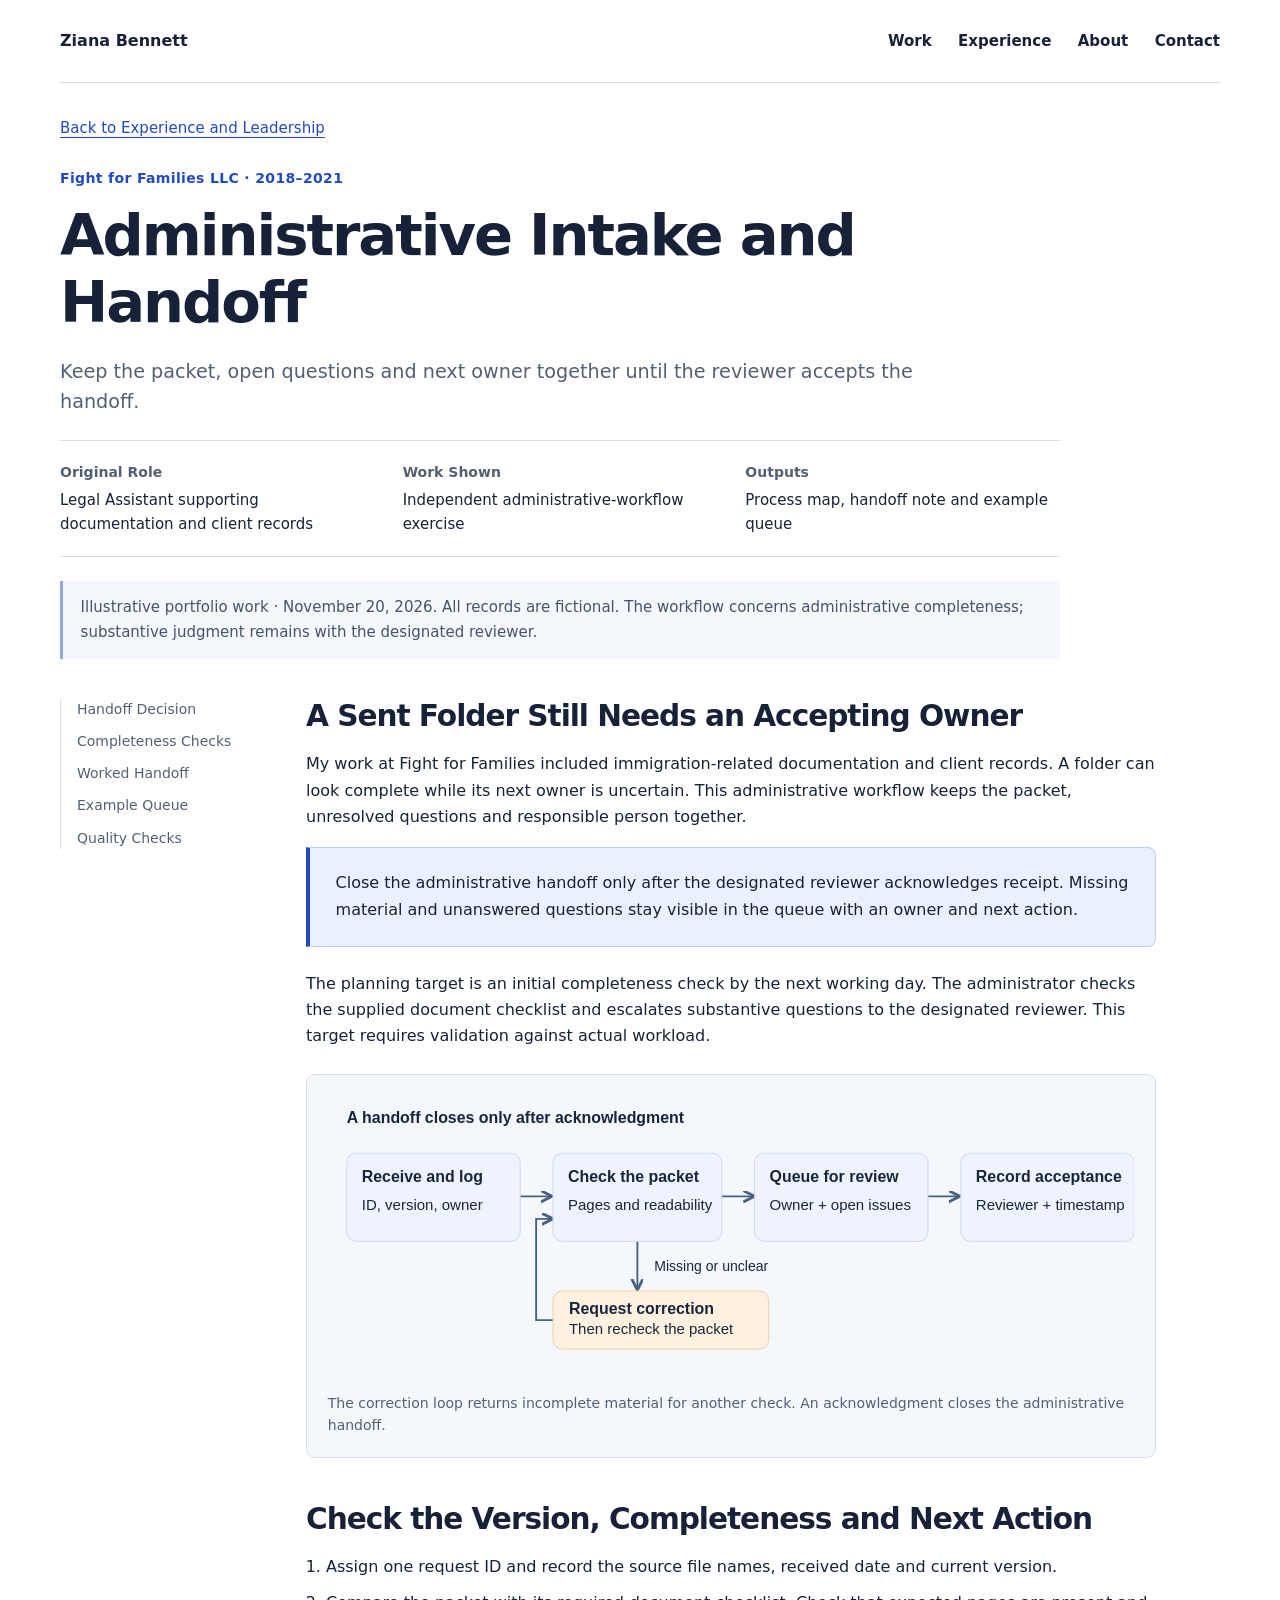
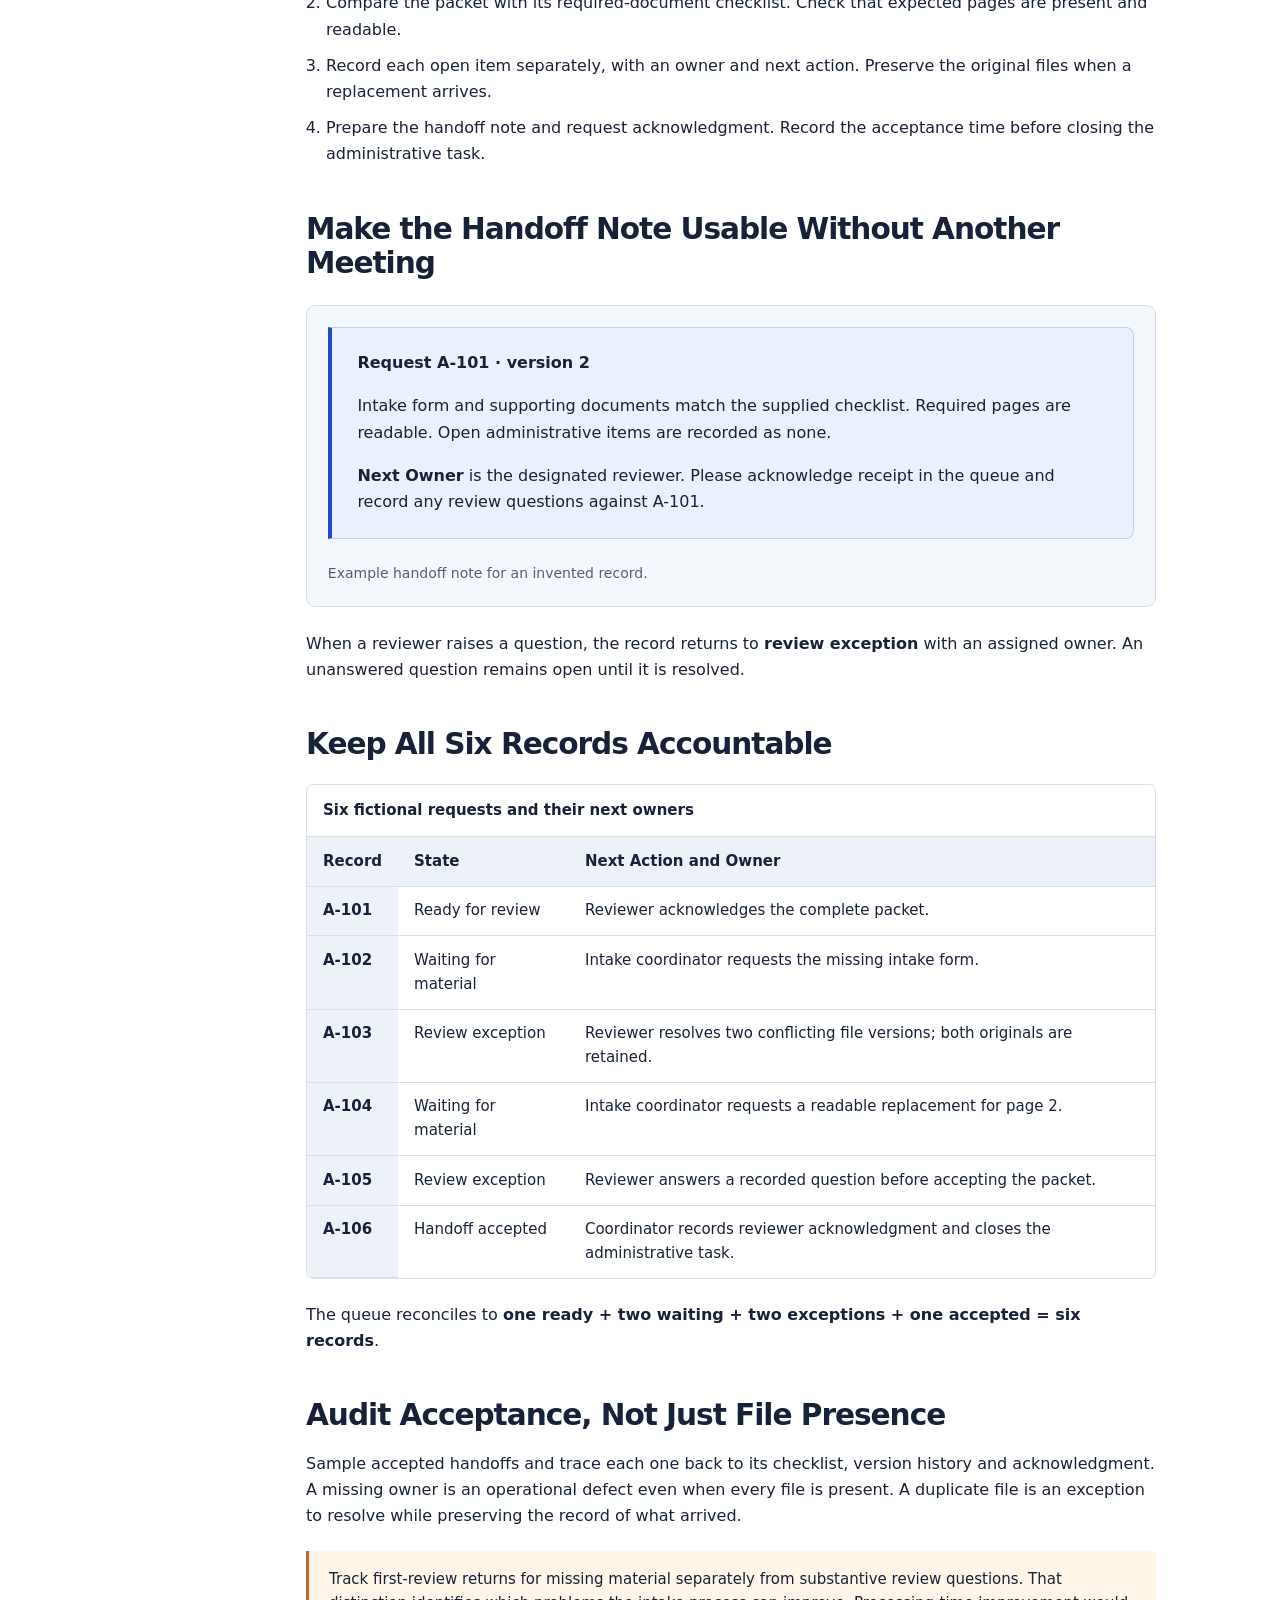
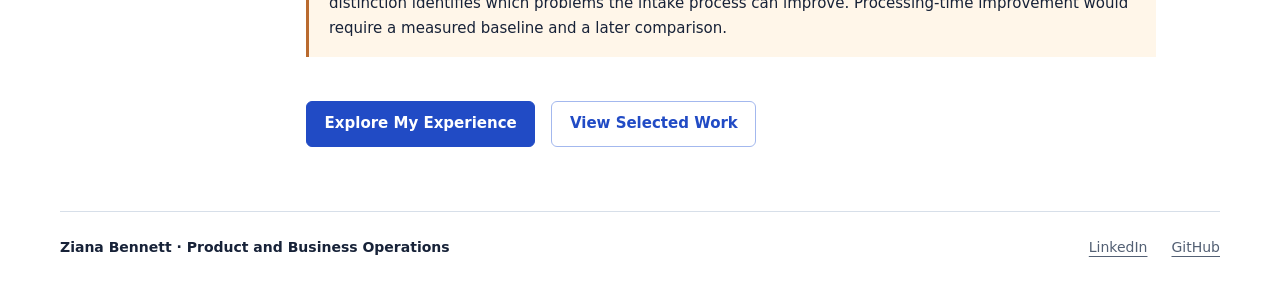
<file: v2/intake.html>
<!doctype html>
<html lang="en">
<head>
  <meta charset="utf-8">
  <meta name="viewport" content="width=device-width, initial-scale=1">
  <meta name="robots" content="noindex,follow">
  <meta name="description" content="An administrative document workflow with completeness checks, visible exceptions and reviewer acknowledgment.">
  <meta name="theme-color" content="#17263d">
  <title>Administrative Intake and Handoff | Ziana Bennett</title>
  <link rel="icon" href="../assets/avatar.svg" type="image/svg+xml">
  <link rel="stylesheet" href="styles.css?revision=feedback-20261120">
  <style>.diagram-scroll{overflow-x:auto;overscroll-behavior-inline:contain}.diagram-scroll svg{display:block;width:100%;max-width:none;min-width:825px;height:auto}.diagram-scroll:focus-visible{outline:3px solid #2458d3;outline-offset:3px}@media print{.diagram-scroll{overflow:visible}.diagram-scroll svg{min-width:0}}</style>
</head>
<body>
  <a class="skip-link" href="#main">Skip to content</a>
  <header class="site-header container">
    <a class="brand" href="index.html?revision=recruiter-20261120">Ziana Bennett</a>
    <nav class="site-nav" aria-label="Main navigation">
      <a href="index.html?revision=recruiter-20261120#work">Work</a><a href="index.html?revision=recruiter-20261120#experience">Experience</a><a href="index.html?revision=recruiter-20261120#about">About</a><a href="index.html?revision=recruiter-20261120#contact">Contact</a>
    </nav>
  </header>
  <main id="main" class="case-shell container">
    <a class="case-back" href="index.html?revision=recruiter-20261120#experience">Back to Experience and Leadership</a>
    <header class="case-hero">
      <p class="eyebrow">Fight for Families LLC · 2018–2021</p>
      <h1 class="case-title">Administrative Intake and Handoff</h1>
      <p class="case-lead">Keep the packet, open questions and next owner together until the reviewer accepts the handoff.</p>
      <dl class="case-meta">
        <div class="meta-item"><dt>Original Role</dt><dd>Legal Assistant supporting documentation and client records</dd></div>
        <div class="meta-item"><dt>Work Shown</dt><dd>Independent administrative-workflow exercise</dd></div>
        <div class="meta-item"><dt>Outputs</dt><dd>Process map, handoff note and example queue</dd></div>
      </dl>
      <p class="evidence-note">Illustrative portfolio work · November 20, 2026. All records are fictional. The workflow concerns administrative completeness; substantive judgment remains with the designated reviewer.</p>
    </header>
    <div class="case-layout">
      <aside class="case-nav" aria-label="On this page"><a href="#decision">Handoff Decision</a><a href="#checks">Completeness Checks</a><a href="#handoff">Worked Handoff</a><a href="#queue">Example Queue</a><a href="#quality">Quality Checks</a></aside>
      <article class="case-body">
        <section class="case-section" id="decision" aria-labelledby="decision-title">
          <h2 id="decision-title">A Sent Folder Still Needs an Accepting Owner</h2>
          <p>My work at Fight for Families included immigration-related documentation and client records. A folder can look complete while its next owner is uncertain. This administrative workflow keeps the packet, unresolved questions and responsible person together.</p>
          <div class="decision"><p>Close the administrative handoff only after the designated reviewer acknowledges receipt. Missing material and unanswered questions stay visible in the queue with an owner and next action.</p></div>
          <p>The planning target is an initial completeness check by the next working day. The administrator checks the supplied document checklist and escalates substantive questions to the designated reviewer. This target requires validation against actual workload.</p>
<figure class="artifact"><div class="diagram-scroll" tabindex="0" role="region" aria-label="Administrative handoff diagram, horizontally scrollable on small screens"><svg xmlns="http://www.w3.org/2000/svg" viewBox="0 0 880 300" role="img" aria-labelledby="intake-flow-title intake-flow-desc"><title id="intake-flow-title">Administrative intake and handoff workflow</title><desc id="intake-flow-desc">Receive and log a request, check its completeness, place complete packets in the reviewer queue, then record reviewer acknowledgment. Missing or unclear material goes to a correction request and returns to the completeness check.</desc><defs><marker id="intake-arrow" markerWidth="8" markerHeight="8" refX="6" refY="3" orient="auto"><path d="M0 0 L6 3 L0 6" fill="none" stroke="#496080" stroke-width="1.5"/></marker></defs><g font-family="Arial,sans-serif" fill="#17263d"><text x="20" y="29" font-size="17" font-weight="700">A handoff closes only after acknowledgment</text><g fill="none" stroke="#496080" stroke-width="2" marker-end="url(#intake-arrow)"><path d="M205 107 H239"/><path d="M420 107 H455"/><path d="M640 107 H674"/><path d="M330 155 V207"/><path d="M240 239 H222 V131 H240"/></g><g stroke="#cbd7ed" fill="#eef3ff"><rect x="20" y="61" width="185" height="94" rx="10"/><rect x="240" y="61" width="180" height="94" rx="10"/><rect x="455" y="61" width="185" height="94" rx="10"/><rect x="675" y="61" width="185" height="94" rx="10"/></g><rect x="240" y="208" width="230" height="62" rx="10" fill="#fff1df" stroke="#edcda2"/><g font-size="17" font-weight="700"><text x="36" y="92">Receive and log</text><text x="256" y="92">Check the packet</text><text x="471" y="92">Queue for review</text><text x="691" y="92">Record acceptance</text><text x="257" y="233">Request correction</text></g><g font-size="16"><text x="36" y="122">ID, version, owner</text><text x="256" y="122">Pages and readability</text><text x="471" y="122">Owner + open issues</text><text x="691" y="122">Reviewer + timestamp</text><text x="257" y="254">Then recheck the packet</text><text x="348" y="187" font-size="15">Missing or unclear</text></g></g></svg></div><figcaption>The correction loop returns incomplete material for another check. An acknowledgment closes the administrative handoff.</figcaption></figure>
        </section>
        <section class="case-section" id="checks" aria-labelledby="checks-title">
          <h2 id="checks-title">Check the Version, Completeness and Next Action</h2>
          <ol><li>Assign one request ID and record the source file names, received date and current version.</li><li>Compare the packet with its required-document checklist. Check that expected pages are present and readable.</li><li>Record each open item separately, with an owner and next action. Preserve the original files when a replacement arrives.</li><li>Prepare the handoff note and request acknowledgment. Record the acceptance time before closing the administrative task.</li></ol>
        </section>
        <section class="case-section" id="handoff" aria-labelledby="handoff-title">
          <h2 id="handoff-title">Make the Handoff Note Usable Without Another Meeting</h2>
          <figure class="artifact"><div class="decision"><p><strong>Request A-101 · version 2</strong></p><p>Intake form and supporting documents match the supplied checklist. Required pages are readable. Open administrative items are recorded as none.</p><p><strong>Next Owner</strong> is the designated reviewer. Please acknowledge receipt in the queue and record any review questions against A-101.</p></div><figcaption>Example handoff note for an invented record.</figcaption></figure>
          <p>When a reviewer raises a question, the record returns to <strong>review exception</strong> with an assigned owner. An unanswered question remains open until it is resolved.</p>
        </section>
        <section class="case-section" id="queue" aria-labelledby="queue-title">
          <h2 id="queue-title">Keep All Six Records Accountable</h2>
          <div class="table-wrap"><table><caption>Six fictional requests and their next owners</caption><thead><tr><th scope="col">Record</th><th scope="col">State</th><th scope="col">Next Action and Owner</th></tr></thead><tbody><tr><th scope="row">A-101</th><td>Ready for review</td><td>Reviewer acknowledges the complete packet.</td></tr><tr><th scope="row">A-102</th><td>Waiting for material</td><td>Intake coordinator requests the missing intake form.</td></tr><tr><th scope="row">A-103</th><td>Review exception</td><td>Reviewer resolves two conflicting file versions; both originals are retained.</td></tr><tr><th scope="row">A-104</th><td>Waiting for material</td><td>Intake coordinator requests a readable replacement for page 2.</td></tr><tr><th scope="row">A-105</th><td>Review exception</td><td>Reviewer answers a recorded question before accepting the packet.</td></tr><tr><th scope="row">A-106</th><td>Handoff accepted</td><td>Coordinator records reviewer acknowledgment and closes the administrative task.</td></tr></tbody></table></div>
          <p>The queue reconciles to <strong>one ready + two waiting + two exceptions + one accepted = six records</strong>.</p>
        </section>
        <section class="case-section" id="quality" aria-labelledby="quality-title">
          <h2 id="quality-title">Audit Acceptance, Not Just File Presence</h2>
          <p>Sample accepted handoffs and trace each one back to its checklist, version history and acknowledgment. A missing owner is an operational defect even when every file is present. A duplicate file is an exception to resolve while preserving the record of what arrived.</p>
          <div class="insight"><p>Track first-review returns for missing material separately from substantive review questions. That distinction identifies which problems the intake process can improve. Processing-time improvement would require a measured baseline and a later comparison.</p></div>
        </section>
        <div class="case-actions"><a class="button" href="index.html?revision=recruiter-20261120#experience">Explore My Experience</a><a class="button secondary" href="index.html?revision=recruiter-20261120#work">View Selected Work</a></div>
      </article>
    </div>
  </main>
  <footer class="site-footer container">
    <p>Ziana Bennett · Product and Business Operations</p>
    <nav aria-label="Footer navigation"><a href="https://www.linkedin.com/in/ziana-bennett/">LinkedIn</a><a href="https://github.com/zianabennett">GitHub</a></nav>
  </footer>
</body>
</html>
</file>
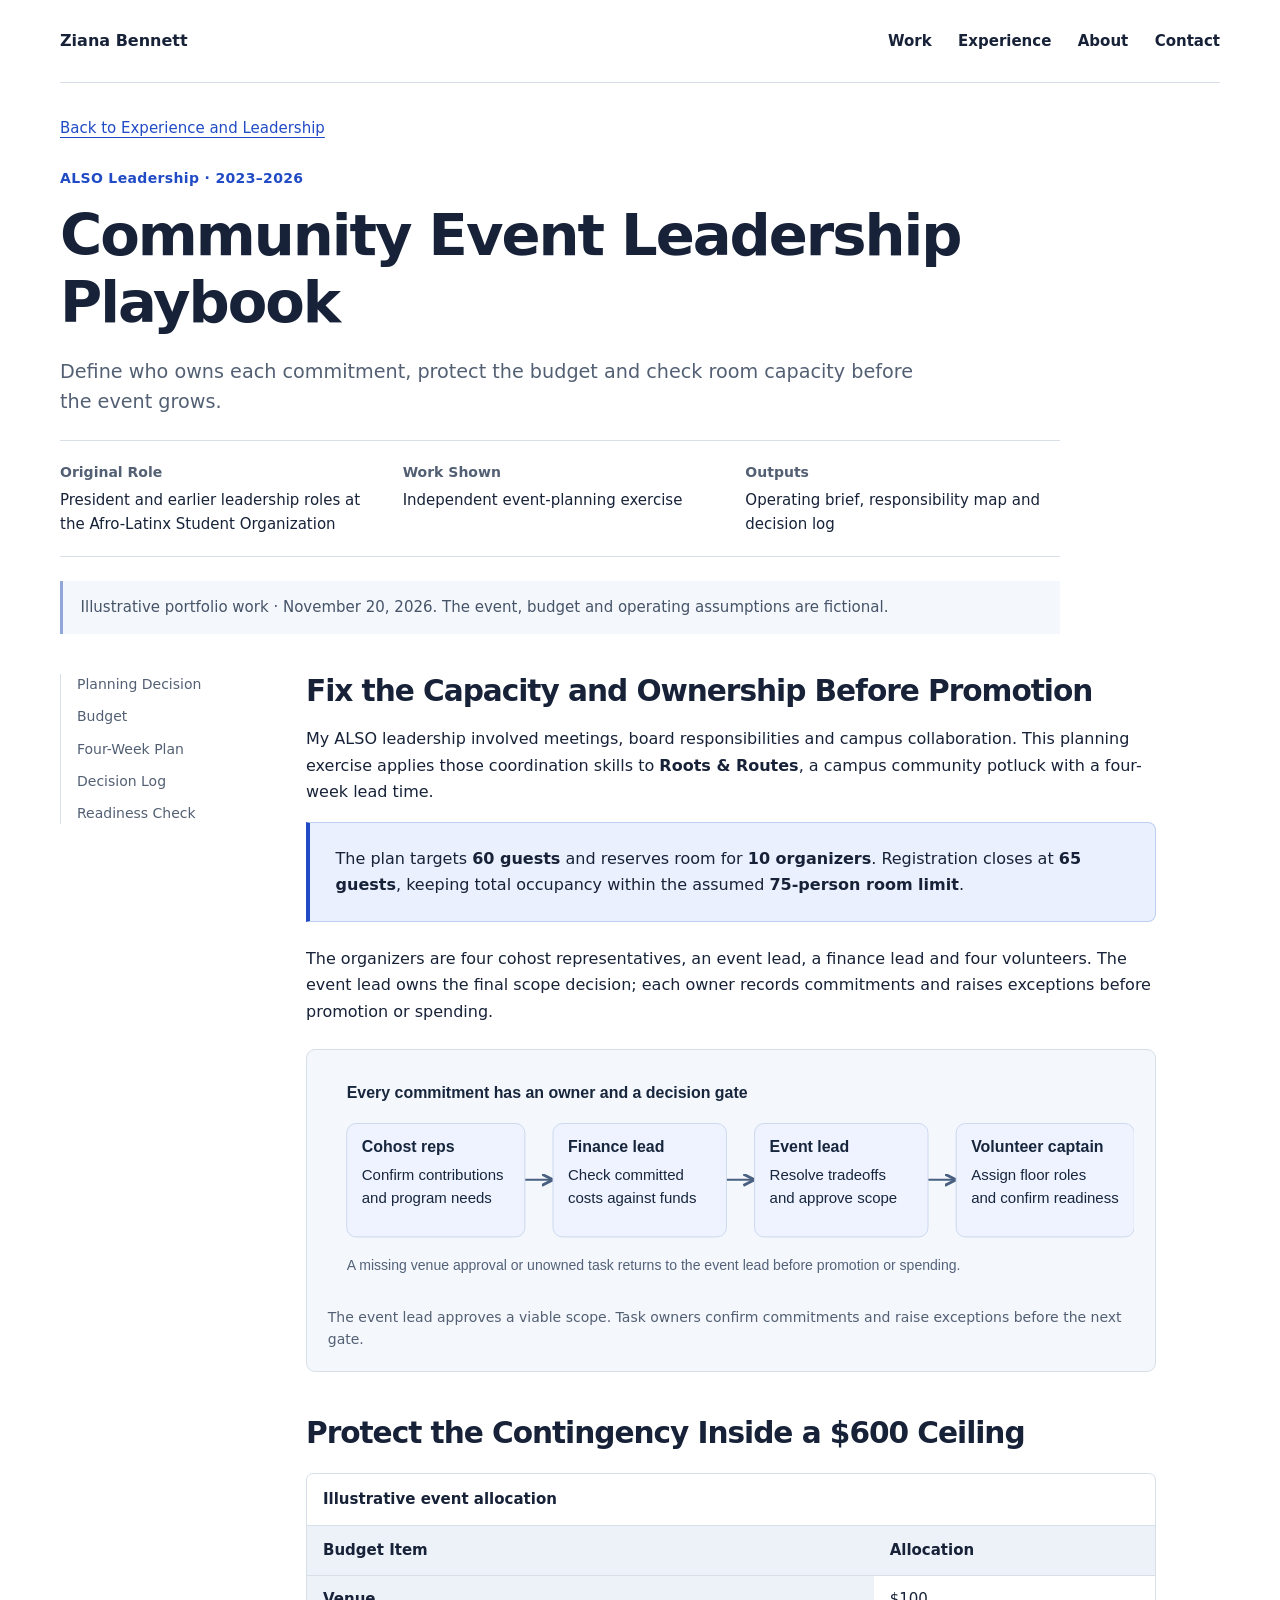
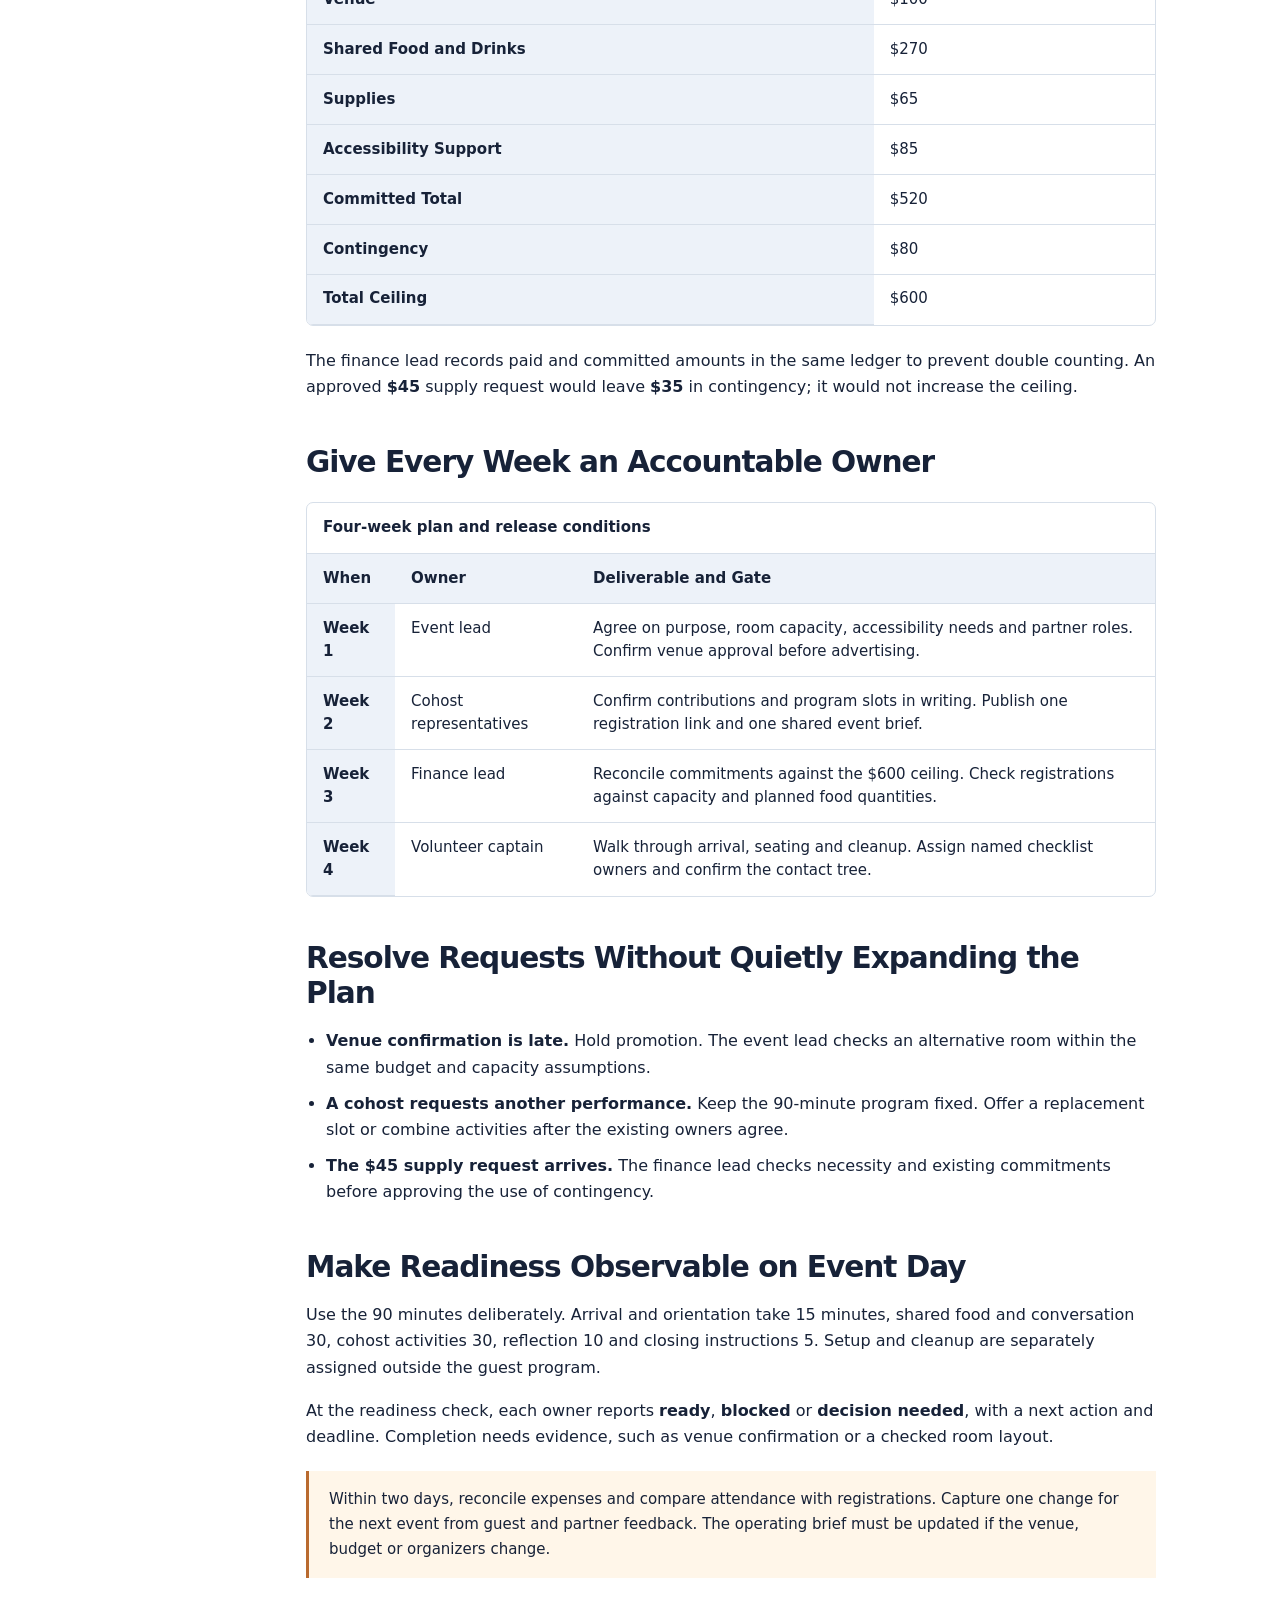
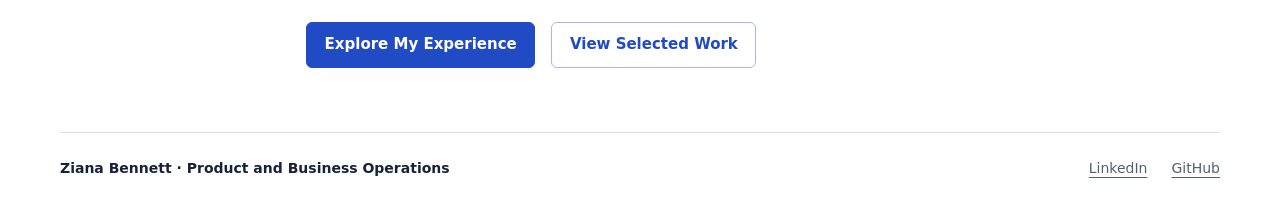
<file: v2/leadership.html>
<!doctype html>
<html lang="en">
<head>
  <meta charset="utf-8">
  <meta name="viewport" content="width=device-width, initial-scale=1">
  <meta name="robots" content="noindex,follow">
  <meta name="description" content="A four-week community-event plan with a costed budget, capacity limit and explicit decision ownership.">
  <meta name="theme-color" content="#17263d">
  <title>Community Event Leadership Playbook | Ziana Bennett</title>
  <link rel="icon" href="../assets/avatar.svg" type="image/svg+xml">
  <link rel="stylesheet" href="styles.css?revision=feedback-20261120">
  <style>.diagram-scroll{overflow-x:auto;overscroll-behavior-inline:contain}.diagram-scroll svg{display:block;width:100%;max-width:none;min-width:825px;height:auto}.diagram-scroll:focus-visible{outline:3px solid #2458d3;outline-offset:3px}@media print{.diagram-scroll{overflow:visible}.diagram-scroll svg{min-width:0}}</style>
</head>
<body>
  <a class="skip-link" href="#main">Skip to content</a>
  <header class="site-header container">
    <a class="brand" href="index.html?revision=recruiter-20261120">Ziana Bennett</a>
    <nav class="site-nav" aria-label="Main navigation">
      <a href="index.html?revision=recruiter-20261120#work">Work</a><a href="index.html?revision=recruiter-20261120#experience">Experience</a><a href="index.html?revision=recruiter-20261120#about">About</a><a href="index.html?revision=recruiter-20261120#contact">Contact</a>
    </nav>
  </header>
  <main id="main" class="case-shell container">
    <a class="case-back" href="index.html?revision=recruiter-20261120#experience">Back to Experience and Leadership</a>
    <header class="case-hero">
      <p class="eyebrow">ALSO Leadership · 2023–2026</p>
      <h1 class="case-title">Community Event Leadership Playbook</h1>
      <p class="case-lead">Define who owns each commitment, protect the budget and check room capacity before the event grows.</p>
      <dl class="case-meta">
        <div class="meta-item"><dt>Original Role</dt><dd>President and earlier leadership roles at the Afro-Latinx Student Organization</dd></div>
        <div class="meta-item"><dt>Work Shown</dt><dd>Independent event-planning exercise</dd></div>
        <div class="meta-item"><dt>Outputs</dt><dd>Operating brief, responsibility map and decision log</dd></div>
      </dl>
      <p class="evidence-note">Illustrative portfolio work · November 20, 2026. The event, budget and operating assumptions are fictional.</p>
    </header>
    <div class="case-layout">
      <aside class="case-nav" aria-label="On this page"><a href="#decision">Planning Decision</a><a href="#budget">Budget</a><a href="#plan">Four-Week Plan</a><a href="#exceptions">Decision Log</a><a href="#delivery">Readiness Check</a></aside>
      <article class="case-body">
        <section class="case-section" id="decision" aria-labelledby="decision-title">
          <h2 id="decision-title">Fix the Capacity and Ownership Before Promotion</h2>
          <p>My ALSO leadership involved meetings, board responsibilities and campus collaboration. This planning exercise applies those coordination skills to <strong>Roots &amp; Routes</strong>, a campus community potluck with a four-week lead time.</p>
          <div class="decision"><p>The plan targets <strong>60 guests</strong> and reserves room for <strong>10 organizers</strong>. Registration closes at <strong>65 guests</strong>, keeping total occupancy within the assumed <strong>75-person room limit</strong>.</p></div>
          <p>The organizers are four cohost representatives, an event lead, a finance lead and four volunteers. The event lead owns the final scope decision; each owner records commitments and raises exceptions before promotion or spending.</p>
<figure class="artifact"><div class="diagram-scroll" tabindex="0" role="region" aria-label="Event responsibility diagram, horizontally scrollable on small screens"><svg xmlns="http://www.w3.org/2000/svg" viewBox="0 0 880 235" role="img" aria-labelledby="leadership-map-title leadership-map-desc"><title id="leadership-map-title">Commitment and decision flow</title><desc id="leadership-map-desc">Cohost representatives confirm their contributions. The finance lead checks commitments. The event lead approves a viable plan. The volunteer captain assigns the floor plan and confirms completion.</desc><defs><marker id="leadership-arrow" markerWidth="8" markerHeight="8" refX="6" refY="3" orient="auto"><path d="M0 0 L6 3 L0 6" fill="none" stroke="#496080" stroke-width="1.5"/></marker></defs><g font-family="Arial,sans-serif" fill="#17263d"><text x="20" y="29" font-size="17" font-weight="700">Every commitment has an owner and a decision gate</text><g stroke="#496080" stroke-width="2" fill="none" marker-end="url(#leadership-arrow)"><path d="M210 116 H240"/><path d="M425 116 H455"/><path d="M640 116 H670"/></g><g stroke="#cbd7ed" fill="#eef3ff"><rect x="20" y="56" width="190" height="121" rx="10"/><rect x="240" y="56" width="185" height="121" rx="10"/><rect x="455" y="56" width="185" height="121" rx="10"/><rect x="670" y="56" width="190" height="121" rx="10"/></g><g font-size="17" font-weight="700"><text x="36" y="86">Cohost reps</text><text x="256" y="86">Finance lead</text><text x="471" y="86">Event lead</text><text x="686" y="86">Volunteer captain</text></g><g font-size="16"><text x="36" y="116">Confirm contributions</text><text x="36" y="141">and program needs</text><text x="256" y="116">Check committed</text><text x="256" y="141">costs against funds</text><text x="471" y="116">Resolve tradeoffs</text><text x="471" y="141">and approve scope</text><text x="686" y="116">Assign floor roles</text><text x="686" y="141">and confirm readiness</text></g><text x="20" y="212" font-size="15" fill="#53627a">A missing venue approval or unowned task returns to the event lead before promotion or spending.</text></g></svg></div><figcaption>The event lead approves a viable scope. Task owners confirm commitments and raise exceptions before the next gate.</figcaption></figure>
        </section>
        <section class="case-section" id="budget" aria-labelledby="budget-title">
          <h2 id="budget-title">Protect the Contingency Inside a $600 Ceiling</h2>
          <div class="table-wrap"><table><caption>Illustrative event allocation</caption><thead><tr><th scope="col">Budget Item</th><th scope="col">Allocation</th></tr></thead><tbody><tr><th scope="row">Venue</th><td>$100</td></tr><tr><th scope="row">Shared Food and Drinks</th><td>$270</td></tr><tr><th scope="row">Supplies</th><td>$65</td></tr><tr><th scope="row">Accessibility Support</th><td>$85</td></tr><tr><th scope="row">Committed Total</th><td>$520</td></tr><tr><th scope="row">Contingency</th><td>$80</td></tr><tr><th scope="row">Total Ceiling</th><td>$600</td></tr></tbody></table></div>
          <p>The finance lead records paid and committed amounts in the same ledger to prevent double counting. An approved <strong>$45</strong> supply request would leave <strong>$35</strong> in contingency; it would not increase the ceiling.</p>
        </section>
        <section class="case-section" id="plan" aria-labelledby="plan-title">
          <h2 id="plan-title">Give Every Week an Accountable Owner</h2>
          <div class="table-wrap"><table><caption>Four-week plan and release conditions</caption><thead><tr><th scope="col">When</th><th scope="col">Owner</th><th scope="col">Deliverable and Gate</th></tr></thead><tbody><tr><th scope="row">Week 1</th><td>Event lead</td><td>Agree on purpose, room capacity, accessibility needs and partner roles. Confirm venue approval before advertising.</td></tr><tr><th scope="row">Week 2</th><td>Cohost representatives</td><td>Confirm contributions and program slots in writing. Publish one registration link and one shared event brief.</td></tr><tr><th scope="row">Week 3</th><td>Finance lead</td><td>Reconcile commitments against the $600 ceiling. Check registrations against capacity and planned food quantities.</td></tr><tr><th scope="row">Week 4</th><td>Volunteer captain</td><td>Walk through arrival, seating and cleanup. Assign named checklist owners and confirm the contact tree.</td></tr></tbody></table></div>
        </section>
        <section class="case-section" id="exceptions" aria-labelledby="exceptions-title">
          <h2 id="exceptions-title">Resolve Requests Without Quietly Expanding the Plan</h2>
          <ul><li><strong>Venue confirmation is late.</strong> Hold promotion. The event lead checks an alternative room within the same budget and capacity assumptions.</li><li><strong>A cohost requests another performance.</strong> Keep the 90-minute program fixed. Offer a replacement slot or combine activities after the existing owners agree.</li><li><strong>The $45 supply request arrives.</strong> The finance lead checks necessity and existing commitments before approving the use of contingency.</li></ul>
        </section>
        <section class="case-section" id="delivery" aria-labelledby="delivery-title">
          <h2 id="delivery-title">Make Readiness Observable on Event Day</h2>
          <p>Use the 90 minutes deliberately. Arrival and orientation take 15 minutes, shared food and conversation 30, cohost activities 30, reflection 10 and closing instructions 5. Setup and cleanup are separately assigned outside the guest program.</p>
          <p>At the readiness check, each owner reports <strong>ready</strong>, <strong>blocked</strong> or <strong>decision needed</strong>, with a next action and deadline. Completion needs evidence, such as venue confirmation or a checked room layout.</p>
          <div class="insight"><p>Within two days, reconcile expenses and compare attendance with registrations. Capture one change for the next event from guest and partner feedback. The operating brief must be updated if the venue, budget or organizers change.</p></div>
        </section>
        <div class="case-actions"><a class="button" href="index.html?revision=recruiter-20261120#experience">Explore My Experience</a><a class="button secondary" href="index.html?revision=recruiter-20261120#work">View Selected Work</a></div>
      </article>
    </div>
  </main>
  <footer class="site-footer container">
    <p>Ziana Bennett · Product and Business Operations</p>
    <nav aria-label="Footer navigation"><a href="https://www.linkedin.com/in/ziana-bennett/">LinkedIn</a><a href="https://github.com/zianabennett">GitHub</a></nav>
  </footer>
</body>
</html>
</file>
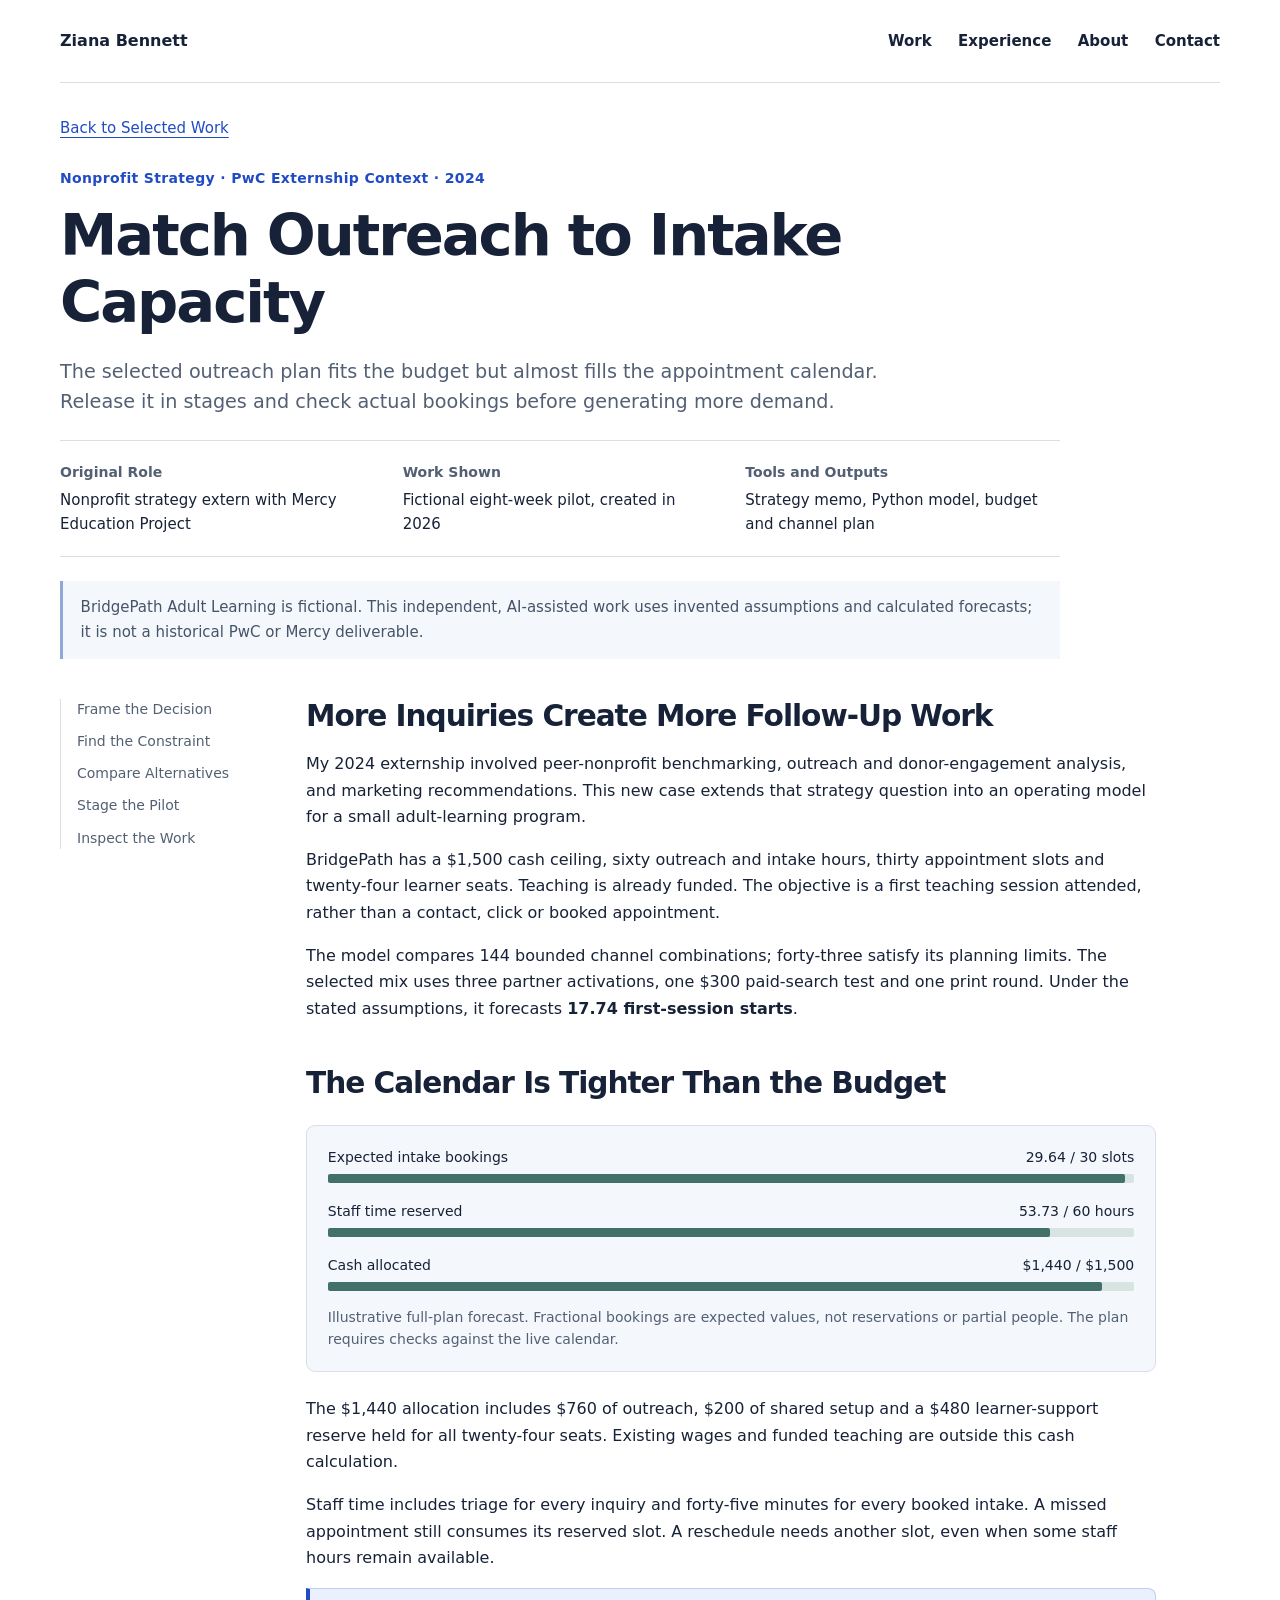
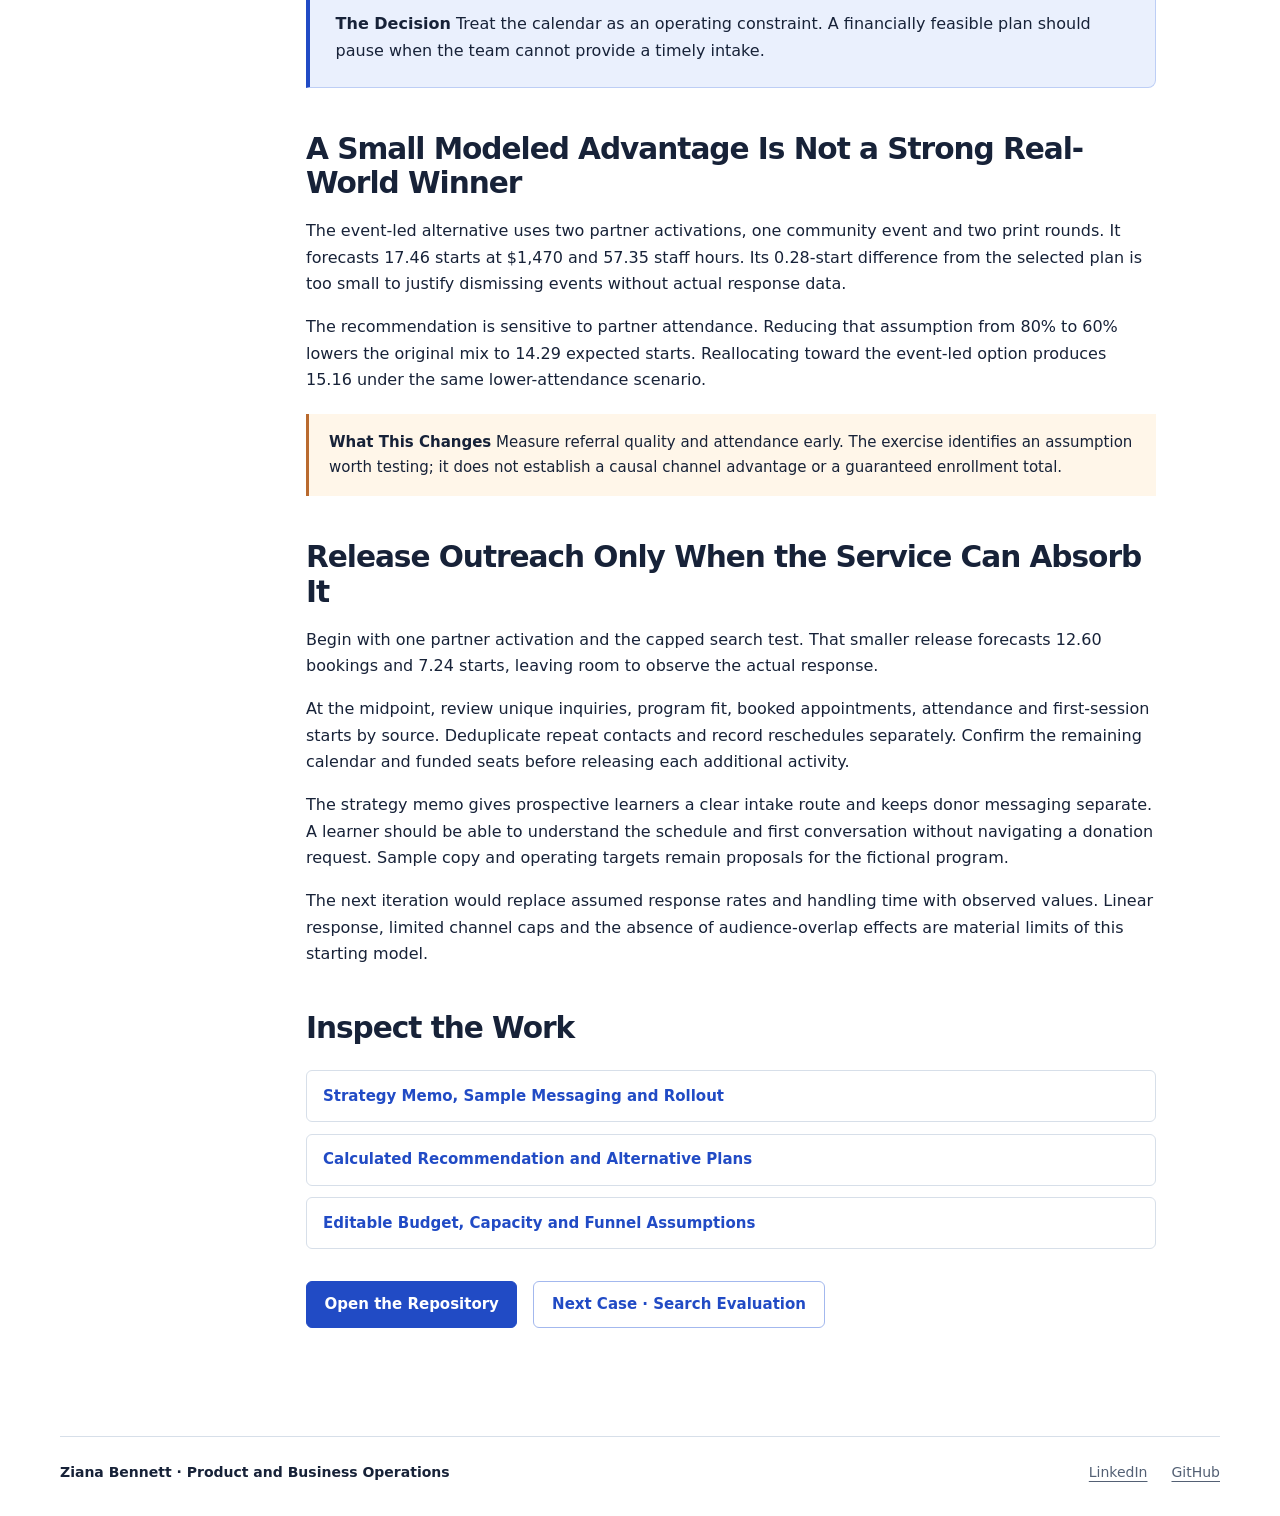
<file: v2/nonprofit.html>
<!doctype html>
<html lang="en">
<head>
  <meta charset="utf-8"><meta name="viewport" content="width=device-width, initial-scale=1"><meta name="robots" content="noindex,follow">
  <meta name="description" content="A nonprofit outreach strategy that connects channel choices to staff time, learner support and intake capacity.">
  <title>Match Outreach to Intake Capacity | Ziana Bennett</title>
  <link rel="icon" href="../assets/avatar.svg" type="image/svg+xml"><link rel="stylesheet" href="styles.css?revision=feedback-20261120">
</head>
<body>
<a class="skip-link" href="#main">Skip to content</a>
<header class="site-header container"><a class="brand" href="index.html?revision=recruiter-20261120">Ziana Bennett</a><nav class="site-nav" aria-label="Main navigation"><a href="index.html?revision=recruiter-20261120#work">Work</a><a href="index.html?revision=recruiter-20261120#experience">Experience</a><a href="index.html?revision=recruiter-20261120#about">About</a><a href="index.html?revision=recruiter-20261120#contact">Contact</a></nav></header>
<main id="main" class="case-shell container">
  <a class="case-back" href="index.html?revision=recruiter-20261120#work">Back to Selected Work</a>
  <header class="case-hero"><p class="eyebrow">Nonprofit Strategy · PwC Externship Context · 2024</p><h1 class="case-title">Match Outreach to Intake Capacity</h1><p class="case-lead">The selected outreach plan fits the budget but almost fills the appointment calendar. Release it in stages and check actual bookings before generating more demand.</p>
    <dl class="case-meta"><div class="meta-item"><dt>Original Role</dt><dd>Nonprofit strategy extern with Mercy Education Project</dd></div><div class="meta-item"><dt>Work Shown</dt><dd>Fictional eight-week pilot, created in 2026</dd></div><div class="meta-item"><dt>Tools and Outputs</dt><dd>Strategy memo, Python model, budget and channel plan</dd></div></dl>
    <p class="evidence-note">BridgePath Adult Learning is fictional. This independent, AI-assisted work uses invented assumptions and calculated forecasts; it is not a historical PwC or Mercy deliverable.</p>
  </header>
  <div class="case-layout"><aside class="case-nav" aria-label="On this page"><a href="#question">Frame the Decision</a><a href="#resources">Find the Constraint</a><a href="#alternatives">Compare Alternatives</a><a href="#pilot">Stage the Pilot</a><a href="#artifacts">Inspect the Work</a></aside>
  <article class="case-body">
    <section class="case-section" id="question"><h2>More Inquiries Create More Follow-Up Work</h2><p>My 2024 externship involved peer-nonprofit benchmarking, outreach and donor-engagement analysis, and marketing recommendations. This new case extends that strategy question into an operating model for a small adult-learning program.</p><p>BridgePath has a $1,500 cash ceiling, sixty outreach and intake hours, thirty appointment slots and twenty-four learner seats. Teaching is already funded. The objective is a first teaching session attended, rather than a contact, click or booked appointment.</p><p>The model compares 144 bounded channel combinations; forty-three satisfy its planning limits. The selected mix uses three partner activations, one $300 paid-search test and one print round. Under the stated assumptions, it forecasts <strong>17.74 first-session starts</strong>.</p></section>
    <section class="case-section" id="resources"><h2>The Calendar Is Tighter Than the Budget</h2>
      <figure class="artifact"><div class="bar-list"><div class="bar-row"><div class="bar-label"><span>Expected intake bookings</span><span>29.64 / 30 slots</span></div><div class="bar-track"><span style="--value:98.8%"></span></div></div><div class="bar-row"><div class="bar-label"><span>Staff time reserved</span><span>53.73 / 60 hours</span></div><div class="bar-track"><span style="--value:89.55%"></span></div></div><div class="bar-row"><div class="bar-label"><span>Cash allocated</span><span>$1,440 / $1,500</span></div><div class="bar-track"><span style="--value:96%"></span></div></div></div><figcaption>Illustrative full-plan forecast. Fractional bookings are expected values, not reservations or partial people. The plan requires checks against the live calendar.</figcaption></figure>
      <p>The $1,440 allocation includes $760 of outreach, $200 of shared setup and a $480 learner-support reserve held for all twenty-four seats. Existing wages and funded teaching are outside this cash calculation.</p><p>Staff time includes triage for every inquiry and forty-five minutes for every booked intake. A missed appointment still consumes its reserved slot. A reschedule needs another slot, even when some staff hours remain available.</p><div class="decision"><p><strong>The Decision</strong> Treat the calendar as an operating constraint. A financially feasible plan should pause when the team cannot provide a timely intake.</p></div></section>
    <section class="case-section" id="alternatives"><h2>A Small Modeled Advantage Is Not a Strong Real-World Winner</h2><p>The event-led alternative uses two partner activations, one community event and two print rounds. It forecasts 17.46 starts at $1,470 and 57.35 staff hours. Its 0.28-start difference from the selected plan is too small to justify dismissing events without actual response data.</p><p>The recommendation is sensitive to partner attendance. Reducing that assumption from 80% to 60% lowers the original mix to 14.29 expected starts. Reallocating toward the event-led option produces 15.16 under the same lower-attendance scenario.</p><div class="insight"><p><strong>What This Changes</strong> Measure referral quality and attendance early. The exercise identifies an assumption worth testing; it does not establish a causal channel advantage or a guaranteed enrollment total.</p></div></section>
    <section class="case-section" id="pilot"><h2>Release Outreach Only When the Service Can Absorb It</h2><p>Begin with one partner activation and the capped search test. That smaller release forecasts 12.60 bookings and 7.24 starts, leaving room to observe the actual response.</p><p>At the midpoint, review unique inquiries, program fit, booked appointments, attendance and first-session starts by source. Deduplicate repeat contacts and record reschedules separately. Confirm the remaining calendar and funded seats before releasing each additional activity.</p><p>The strategy memo gives prospective learners a clear intake route and keeps donor messaging separate. A learner should be able to understand the schedule and first conversation without navigating a donation request. Sample copy and operating targets remain proposals for the fictional program.</p><p>The next iteration would replace assumed response rates and handling time with observed values. Linear response, limited channel caps and the absence of audience-overlap effects are material limits of this starting model.</p></section>
    <section class="case-section" id="artifacts"><h2>Inspect the Work</h2><ul class="artifact-links"><li><a href="https://github.com/zianabennett/pwc-nonprofit-strategy/blob/main/strategy.md">Strategy Memo, Sample Messaging and Rollout</a></li><li><a href="https://github.com/zianabennett/pwc-nonprofit-strategy/blob/main/results/decision-brief.md">Calculated Recommendation and Alternative Plans</a></li><li><a href="https://github.com/zianabennett/pwc-nonprofit-strategy/blob/main/data/scenario.json">Editable Budget, Capacity and Funnel Assumptions</a></li></ul><div class="case-actions"><a class="button" href="https://github.com/zianabennett/pwc-nonprofit-strategy">Open the Repository</a><a class="button secondary" href="search.html?revision=recruiter-20261120">Next Case · Search Evaluation</a></div></section>
  </article></div>
</main>
<footer class="site-footer container"><p>Ziana Bennett · Product and Business Operations</p><nav aria-label="Footer"><a href="https://www.linkedin.com/in/ziana-bennett/">LinkedIn</a><a href="https://github.com/zianabennett">GitHub</a></nav></footer>
</body></html>
</file>
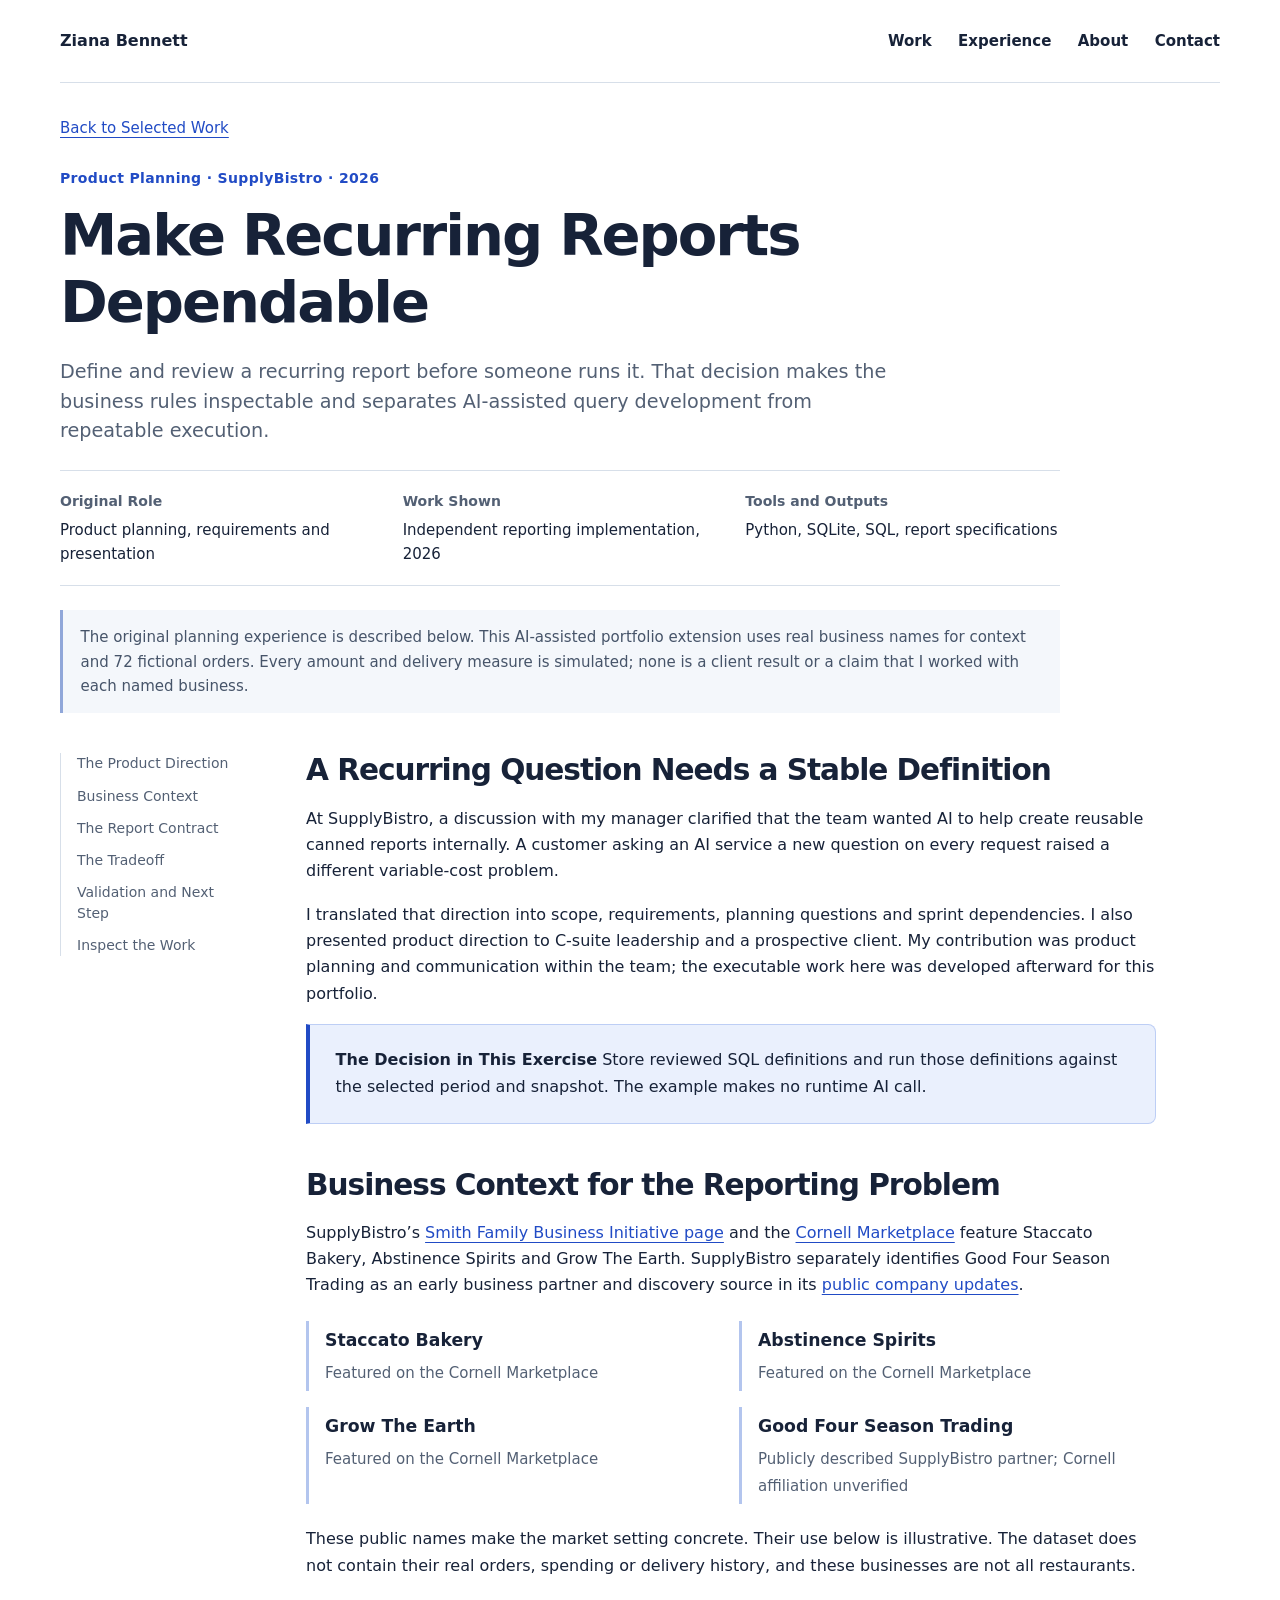
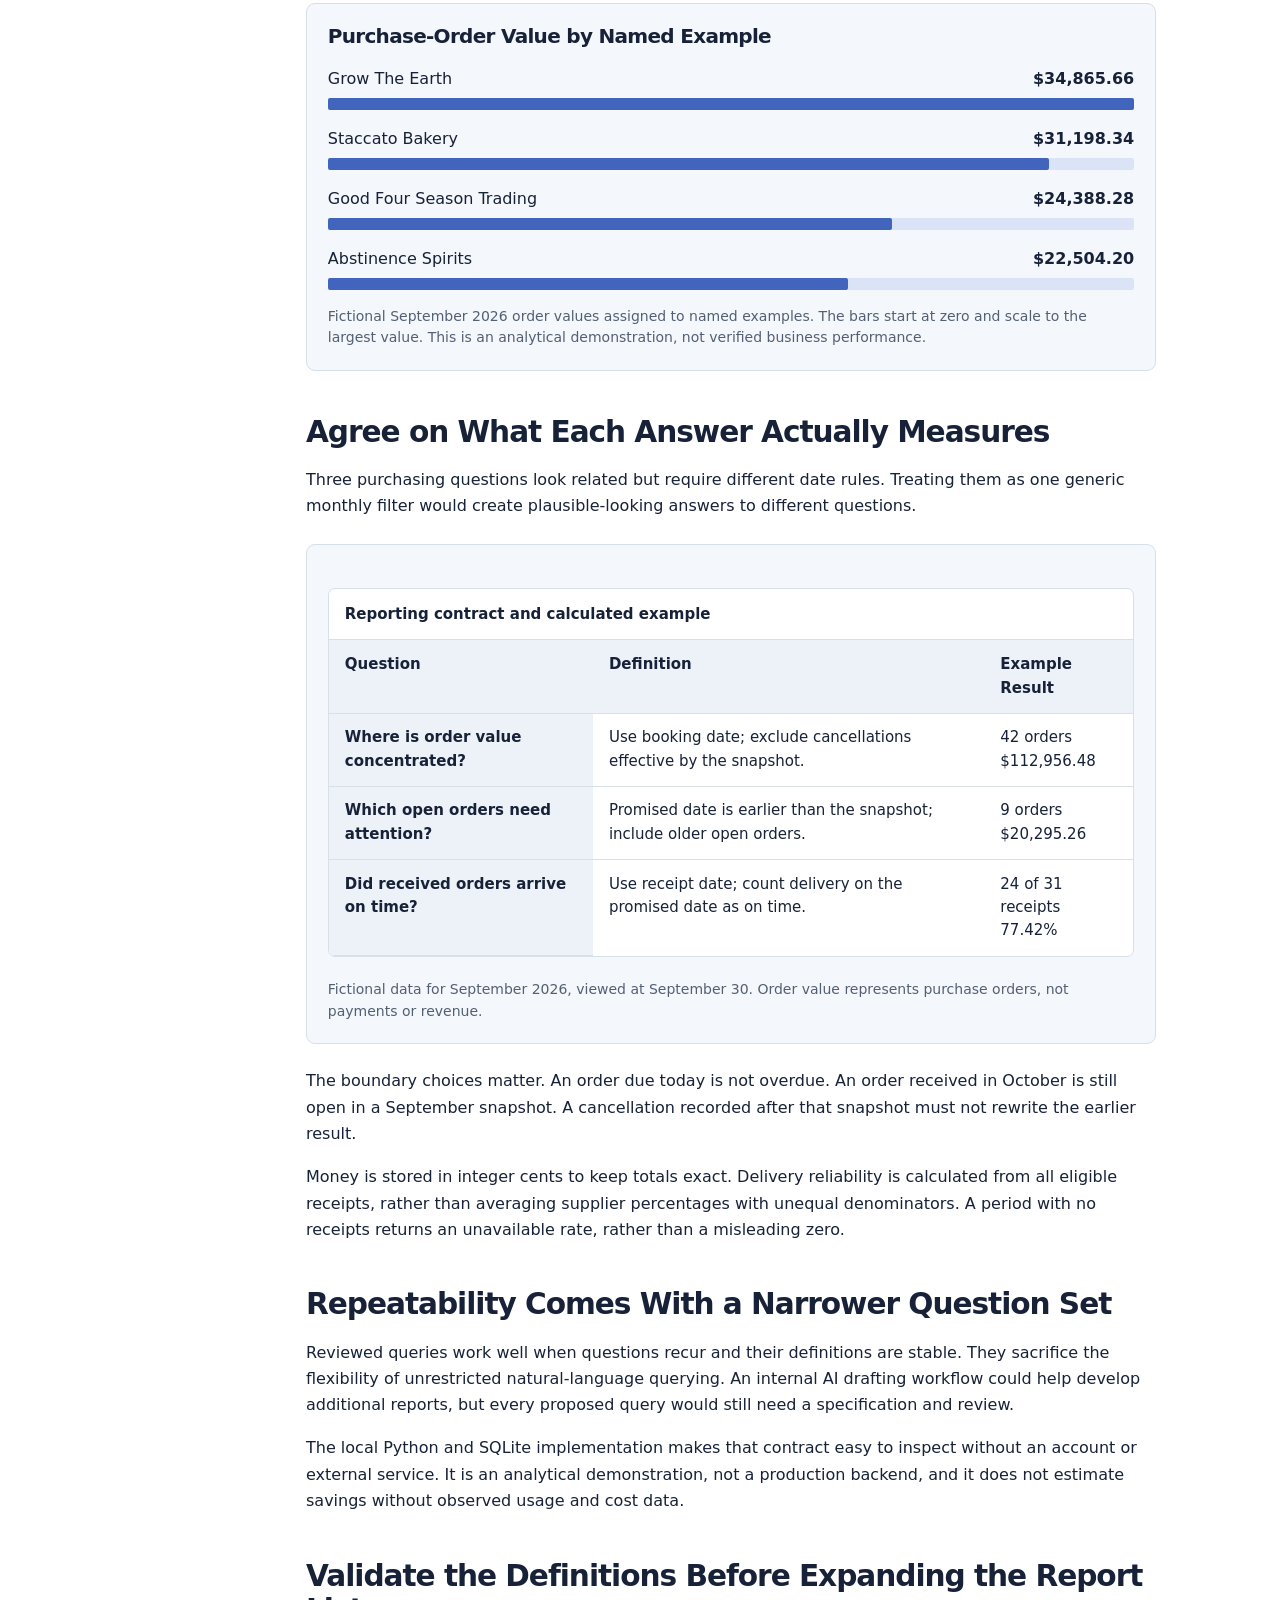
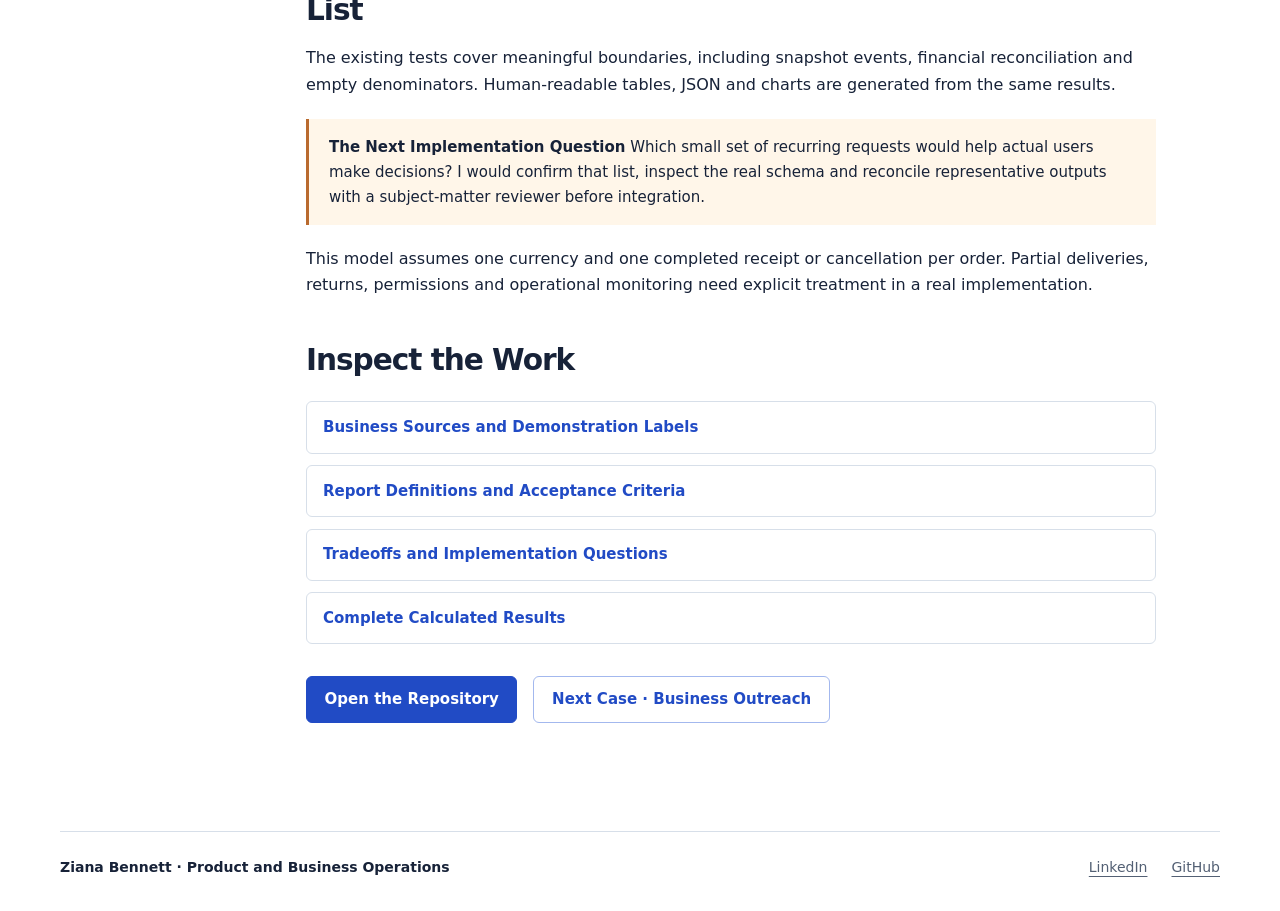
<file: v2/reporting.html>
<!doctype html>
<html lang="en">
<head>
  <meta charset="utf-8"><meta name="viewport" content="width=device-width, initial-scale=1"><meta name="robots" content="noindex,follow">
  <meta name="description" content="A product planning case about dependable recurring reports, with explicit business definitions and inspectable Python and SQL outputs.">
  <title>Make Recurring Reports Dependable | Ziana Bennett</title>
  <link rel="icon" href="../assets/avatar.svg" type="image/svg+xml"><link rel="stylesheet" href="styles.css?revision=feedback-20261120">
</head>
<body>
<a class="skip-link" href="#main">Skip to content</a>
<header class="site-header container"><a class="brand" href="index.html?revision=recruiter-20261120">Ziana Bennett</a><nav class="site-nav" aria-label="Main navigation"><a href="index.html?revision=recruiter-20261120#work">Work</a><a href="index.html?revision=recruiter-20261120#experience">Experience</a><a href="index.html?revision=recruiter-20261120#about">About</a><a href="index.html?revision=recruiter-20261120#contact">Contact</a></nav></header>
<main id="main" class="case-shell container">
  <a class="case-back" href="index.html?revision=recruiter-20261120#work">Back to Selected Work</a>
  <header class="case-hero"><p class="eyebrow">Product Planning · SupplyBistro · 2026</p><h1 class="case-title">Make Recurring Reports Dependable</h1><p class="case-lead">Define and review a recurring report before someone runs it. That decision makes the business rules inspectable and separates AI-assisted query development from repeatable execution.</p>
    <dl class="case-meta"><div class="meta-item"><dt>Original Role</dt><dd>Product planning, requirements and presentation</dd></div><div class="meta-item"><dt>Work Shown</dt><dd>Independent reporting implementation, 2026</dd></div><div class="meta-item"><dt>Tools and Outputs</dt><dd>Python, SQLite, SQL, report specifications</dd></div></dl>
    <p class="evidence-note">The original planning experience is described below. This AI-assisted portfolio extension uses real business names for context and 72 fictional orders. Every amount and delivery measure is simulated; none is a client result or a claim that I worked with each named business.</p>
  </header>
  <div class="case-layout"><aside class="case-nav" aria-label="On this page"><a href="#direction">The Product Direction</a><a href="#context">Business Context</a><a href="#contract">The Report Contract</a><a href="#tradeoff">The Tradeoff</a><a href="#next">Validation and Next Step</a><a href="#artifacts">Inspect the Work</a></aside>
  <article class="case-body">
    <section class="case-section" id="direction"><h2>A Recurring Question Needs a Stable Definition</h2><p>At SupplyBistro, a discussion with my manager clarified that the team wanted AI to help create reusable canned reports internally. A customer asking an AI service a new question on every request raised a different variable-cost problem.</p><p>I translated that direction into scope, requirements, planning questions and sprint dependencies. I also presented product direction to C-suite leadership and a prospective client. My contribution was product planning and communication within the team; the executable work here was developed afterward for this portfolio.</p><div class="decision"><p><strong>The Decision in This Exercise</strong> Store reviewed SQL definitions and run those definitions against the selected period and snapshot. The example makes no runtime AI call.</p></div></section>
    <section class="case-section" id="context"><h2>Business Context for the Reporting Problem</h2><p>SupplyBistro’s <a href="https://supplybistro.com/smith-family-business-initiative/">Smith Family Business Initiative page</a> and the <a href="https://www.cornellmarketplace.com/">Cornell Marketplace</a> feature Staccato Bakery, Abstinence Spirits and Grow The Earth. SupplyBistro separately identifies Good Four Season Trading as an early business partner and discovery source in its <a href="https://www.linkedin.com/company/supplybistro">public company updates</a>.</p><div class="business-context-grid"><div><strong>Staccato Bakery</strong><span>Featured on the Cornell Marketplace</span></div><div><strong>Abstinence Spirits</strong><span>Featured on the Cornell Marketplace</span></div><div><strong>Grow The Earth</strong><span>Featured on the Cornell Marketplace</span></div><div><strong>Good Four Season Trading</strong><span>Publicly described SupplyBistro partner; Cornell affiliation unverified</span></div></div><p>These public names make the market setting concrete. Their use below is illustrative. The dataset does not contain their real orders, spending or delivery history, and these businesses are not all restaurants.</p>
      <figure class="artifact"><h3>Purchase-Order Value by Named Example</h3><div class="named-report"><div><div class="bar-label"><span>Grow The Earth</span><strong>$34,865.66</strong></div><div class="bar-track"><span style="--value:100%"></span></div></div><div><div class="bar-label"><span>Staccato Bakery</span><strong>$31,198.34</strong></div><div class="bar-track"><span style="--value:89.4816%"></span></div></div><div><div class="bar-label"><span>Good Four Season Trading</span><strong>$24,388.28</strong></div><div class="bar-track"><span style="--value:69.9493%"></span></div></div><div><div class="bar-label"><span>Abstinence Spirits</span><strong>$22,504.20</strong></div><div class="bar-track"><span style="--value:64.5455%"></span></div></div></div><figcaption>Fictional September 2026 order values assigned to named examples. The bars start at zero and scale to the largest value. This is an analytical demonstration, not verified business performance.</figcaption></figure></section>
    <section class="case-section" id="contract"><h2>Agree on What Each Answer Actually Measures</h2><p>Three purchasing questions look related but require different date rules. Treating them as one generic monthly filter would create plausible-looking answers to different questions.</p>
      <figure class="artifact"><div class="table-wrap"><table><caption>Reporting contract and calculated example</caption><thead><tr><th scope="col">Question</th><th scope="col">Definition</th><th scope="col">Example Result</th></tr></thead><tbody><tr><th scope="row">Where is order value concentrated?</th><td>Use booking date; exclude cancellations effective by the snapshot.</td><td>42 orders<br>$112,956.48</td></tr><tr><th scope="row">Which open orders need attention?</th><td>Promised date is earlier than the snapshot; include older open orders.</td><td>9 orders<br>$20,295.26</td></tr><tr><th scope="row">Did received orders arrive on time?</th><td>Use receipt date; count delivery on the promised date as on time.</td><td>24 of 31 receipts<br>77.42%</td></tr></tbody></table></div><figcaption>Fictional data for September 2026, viewed at September 30. Order value represents purchase orders, not payments or revenue.</figcaption></figure>
      <p>The boundary choices matter. An order due today is not overdue. An order received in October is still open in a September snapshot. A cancellation recorded after that snapshot must not rewrite the earlier result.</p><p>Money is stored in integer cents to keep totals exact. Delivery reliability is calculated from all eligible receipts, rather than averaging supplier percentages with unequal denominators. A period with no receipts returns an unavailable rate, rather than a misleading zero.</p></section>
    <section class="case-section" id="tradeoff"><h2>Repeatability Comes With a Narrower Question Set</h2><p>Reviewed queries work well when questions recur and their definitions are stable. They sacrifice the flexibility of unrestricted natural-language querying. An internal AI drafting workflow could help develop additional reports, but every proposed query would still need a specification and review.</p><p>The local Python and SQLite implementation makes that contract easy to inspect without an account or external service. It is an analytical demonstration, not a production backend, and it does not estimate savings without observed usage and cost data.</p></section>
    <section class="case-section" id="next"><h2>Validate the Definitions Before Expanding the Report List</h2><p>The existing tests cover meaningful boundaries, including snapshot events, financial reconciliation and empty denominators. Human-readable tables, JSON and charts are generated from the same results.</p><div class="insight"><p><strong>The Next Implementation Question</strong> Which small set of recurring requests would help actual users make decisions? I would confirm that list, inspect the real schema and reconcile representative outputs with a subject-matter reviewer before integration.</p></div><p>This model assumes one currency and one completed receipt or cancellation per order. Partial deliveries, returns, permissions and operational monitoring need explicit treatment in a real implementation.</p></section>
    <section class="case-section" id="artifacts"><h2>Inspect the Work</h2><ul class="artifact-links"><li><a href="https://github.com/zianabennett/supplybistro-ai-reporting/blob/main/docs/business-context.md">Business Sources and Demonstration Labels</a></li><li><a href="https://github.com/zianabennett/supplybistro-ai-reporting/blob/main/docs/requirements.md">Report Definitions and Acceptance Criteria</a></li><li><a href="https://github.com/zianabennett/supplybistro-ai-reporting/blob/main/docs/decisions-and-roadmap.md">Tradeoffs and Implementation Questions</a></li><li><a href="https://github.com/zianabennett/supplybistro-ai-reporting/blob/main/results/summary.md">Complete Calculated Results</a></li></ul><div class="case-actions"><a class="button" href="https://github.com/zianabennett/supplybistro-ai-reporting">Open the Repository</a><a class="button secondary" href="expo.html?revision=recruiter-20261120">Next Case · Business Outreach</a></div></section>
  </article></div>
</main>
<footer class="site-footer container"><p>Ziana Bennett · Product and Business Operations</p><nav aria-label="Footer"><a href="https://www.linkedin.com/in/ziana-bennett/">LinkedIn</a><a href="https://github.com/zianabennett">GitHub</a></nav></footer>
</body></html>
</file>
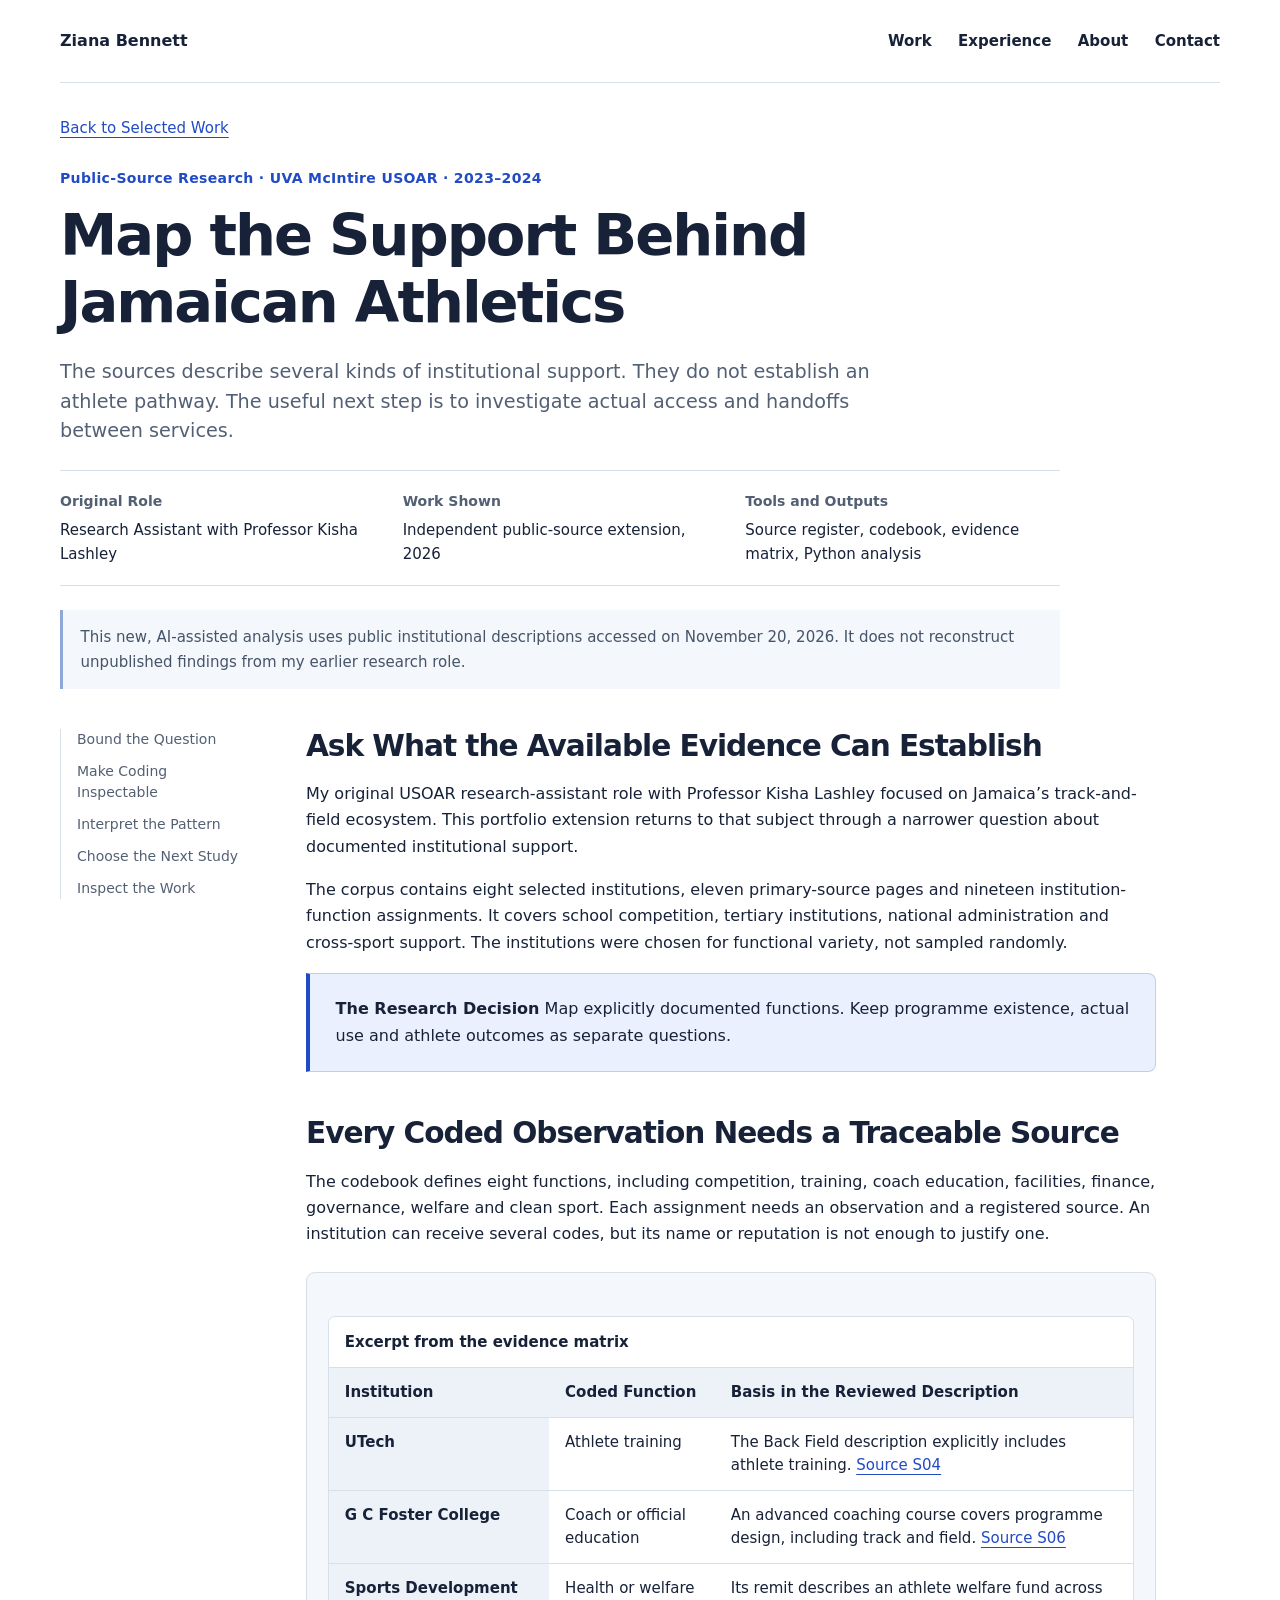
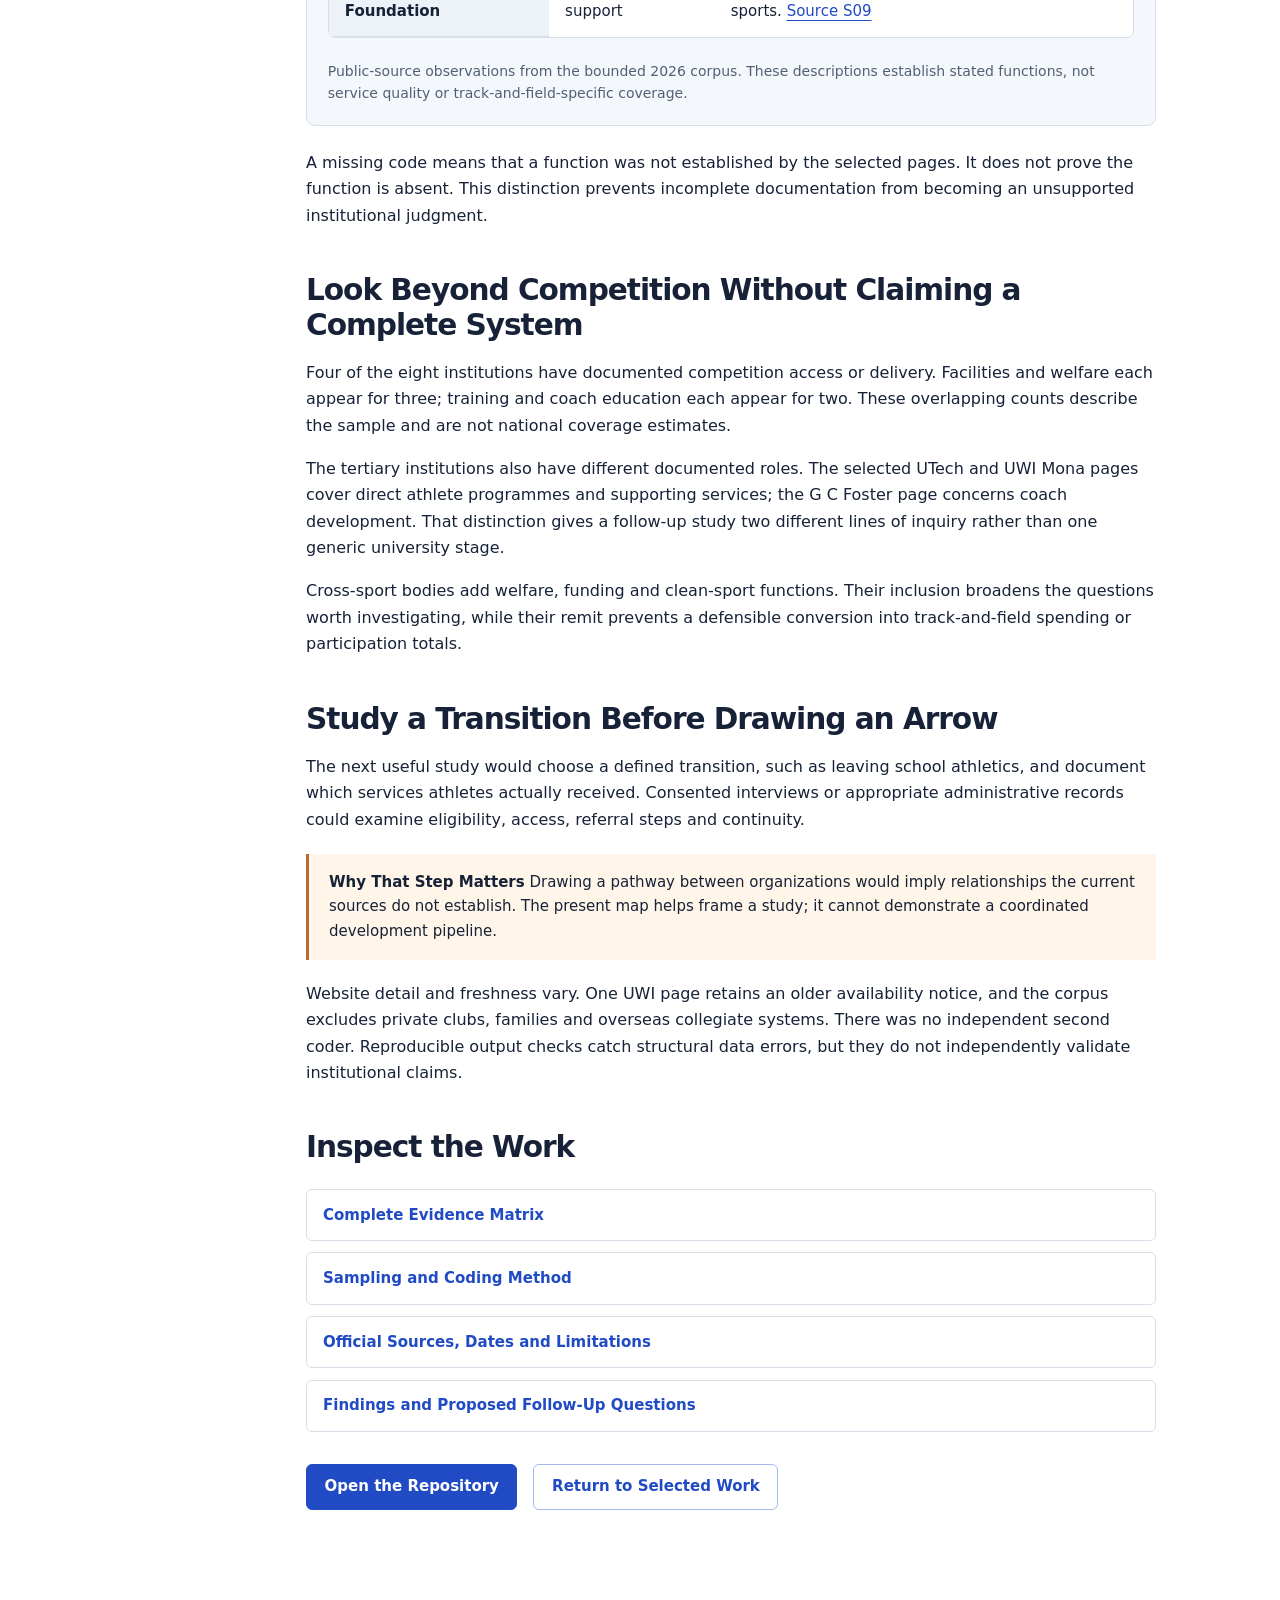
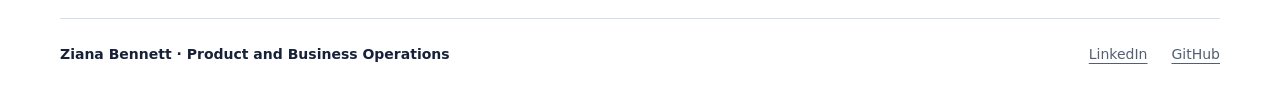
<file: v2/research-case.html>
<!doctype html>
<html lang="en">
<head>
  <meta charset="utf-8"><meta name="viewport" content="width=device-width, initial-scale=1"><meta name="robots" content="noindex,follow">
  <meta name="description" content="A public-source research case mapping documented institutional support in Jamaican athletics while keeping the limits of the evidence visible.">
  <title>Map the Support Behind Jamaican Athletics | Ziana Bennett</title>
  <link rel="icon" href="../assets/avatar.svg" type="image/svg+xml"><link rel="stylesheet" href="styles.css?revision=feedback-20261120">
</head>
<body>
<a class="skip-link" href="#main">Skip to content</a>
<header class="site-header container"><a class="brand" href="index.html?revision=recruiter-20261120">Ziana Bennett</a><nav class="site-nav" aria-label="Main navigation"><a href="index.html?revision=recruiter-20261120#work">Work</a><a href="index.html?revision=recruiter-20261120#experience">Experience</a><a href="index.html?revision=recruiter-20261120#about">About</a><a href="index.html?revision=recruiter-20261120#contact">Contact</a></nav></header>
<main id="main" class="case-shell container">
  <a class="case-back" href="index.html?revision=recruiter-20261120#work">Back to Selected Work</a>
  <header class="case-hero"><p class="eyebrow">Public-Source Research · UVA McIntire USOAR · 2023–2024</p><h1 class="case-title">Map the Support Behind Jamaican Athletics</h1><p class="case-lead">The sources describe several kinds of institutional support. They do not establish an athlete pathway. The useful next step is to investigate actual access and handoffs between services.</p>
    <dl class="case-meta"><div class="meta-item"><dt>Original Role</dt><dd>Research Assistant with Professor Kisha Lashley</dd></div><div class="meta-item"><dt>Work Shown</dt><dd>Independent public-source extension, 2026</dd></div><div class="meta-item"><dt>Tools and Outputs</dt><dd>Source register, codebook, evidence matrix, Python analysis</dd></div></dl>
    <p class="evidence-note">This new, AI-assisted analysis uses public institutional descriptions accessed on November 20, 2026. It does not reconstruct unpublished findings from my earlier research role.</p>
  </header>
  <div class="case-layout"><aside class="case-nav" aria-label="On this page"><a href="#question">Bound the Question</a><a href="#evidence">Make Coding Inspectable</a><a href="#findings">Interpret the Pattern</a><a href="#next">Choose the Next Study</a><a href="#artifacts">Inspect the Work</a></aside>
  <article class="case-body">
    <section class="case-section" id="question"><h2>Ask What the Available Evidence Can Establish</h2><p>My original USOAR research-assistant role with Professor Kisha Lashley focused on Jamaica’s track-and-field ecosystem. This portfolio extension returns to that subject through a narrower question about documented institutional support.</p><p>The corpus contains eight selected institutions, eleven primary-source pages and nineteen institution-function assignments. It covers school competition, tertiary institutions, national administration and cross-sport support. The institutions were chosen for functional variety, not sampled randomly.</p><div class="decision"><p><strong>The Research Decision</strong> Map explicitly documented functions. Keep programme existence, actual use and athlete outcomes as separate questions.</p></div></section>
    <section class="case-section" id="evidence"><h2>Every Coded Observation Needs a Traceable Source</h2><p>The codebook defines eight functions, including competition, training, coach education, facilities, finance, governance, welfare and clean sport. Each assignment needs an observation and a registered source. An institution can receive several codes, but its name or reputation is not enough to justify one.</p>
      <figure class="artifact"><div class="table-wrap"><table><caption>Excerpt from the evidence matrix</caption><thead><tr><th scope="col">Institution</th><th scope="col">Coded Function</th><th scope="col">Basis in the Reviewed Description</th></tr></thead><tbody><tr><th scope="row">UTech</th><td>Athlete training</td><td>The Back Field description explicitly includes athlete training. <a href="https://github.com/zianabennett/jamaica-track-field-research/blob/main/sources/source-register.md#s04">Source S04</a></td></tr><tr><th scope="row">G C Foster College</th><td>Coach or official education</td><td>An advanced coaching course covers programme design, including track and field. <a href="https://github.com/zianabennett/jamaica-track-field-research/blob/main/sources/source-register.md#s06">Source S06</a></td></tr><tr><th scope="row">Sports Development Foundation</th><td>Health or welfare support</td><td>Its remit describes an athlete welfare fund across sports. <a href="https://github.com/zianabennett/jamaica-track-field-research/blob/main/sources/source-register.md#s09">Source S09</a></td></tr></tbody></table></div><figcaption>Public-source observations from the bounded 2026 corpus. These descriptions establish stated functions, not service quality or track-and-field-specific coverage.</figcaption></figure>
      <p>A missing code means that a function was not established by the selected pages. It does not prove the function is absent. This distinction prevents incomplete documentation from becoming an unsupported institutional judgment.</p></section>
    <section class="case-section" id="findings"><h2>Look Beyond Competition Without Claiming a Complete System</h2><p>Four of the eight institutions have documented competition access or delivery. Facilities and welfare each appear for three; training and coach education each appear for two. These overlapping counts describe the sample and are not national coverage estimates.</p><p>The tertiary institutions also have different documented roles. The selected UTech and UWI Mona pages cover direct athlete programmes and supporting services; the G C Foster page concerns coach development. That distinction gives a follow-up study two different lines of inquiry rather than one generic university stage.</p><p>Cross-sport bodies add welfare, funding and clean-sport functions. Their inclusion broadens the questions worth investigating, while their remit prevents a defensible conversion into track-and-field spending or participation totals.</p></section>
    <section class="case-section" id="next"><h2>Study a Transition Before Drawing an Arrow</h2><p>The next useful study would choose a defined transition, such as leaving school athletics, and document which services athletes actually received. Consented interviews or appropriate administrative records could examine eligibility, access, referral steps and continuity.</p><div class="insight"><p><strong>Why That Step Matters</strong> Drawing a pathway between organizations would imply relationships the current sources do not establish. The present map helps frame a study; it cannot demonstrate a coordinated development pipeline.</p></div><p>Website detail and freshness vary. One UWI page retains an older availability notice, and the corpus excludes private clubs, families and overseas collegiate systems. There was no independent second coder. Reproducible output checks catch structural data errors, but they do not independently validate institutional claims.</p></section>
    <section class="case-section" id="artifacts"><h2>Inspect the Work</h2><ul class="artifact-links"><li><a href="https://github.com/zianabennett/jamaica-track-field-research/blob/main/results/evidence-matrix.md">Complete Evidence Matrix</a></li><li><a href="https://github.com/zianabennett/jamaica-track-field-research/blob/main/method.md">Sampling and Coding Method</a></li><li><a href="https://github.com/zianabennett/jamaica-track-field-research/blob/main/sources/source-register.md">Official Sources, Dates and Limitations</a></li><li><a href="https://github.com/zianabennett/jamaica-track-field-research/blob/main/findings.md">Findings and Proposed Follow-Up Questions</a></li></ul><div class="case-actions"><a class="button" href="https://github.com/zianabennett/jamaica-track-field-research">Open the Repository</a><a class="button secondary" href="index.html?revision=recruiter-20261120#work">Return to Selected Work</a></div></section>
  </article></div>
</main>
<footer class="site-footer container"><p>Ziana Bennett · Product and Business Operations</p><nav aria-label="Footer"><a href="https://www.linkedin.com/in/ziana-bennett/">LinkedIn</a><a href="https://github.com/zianabennett">GitHub</a></nav></footer>
</body></html>
</file>
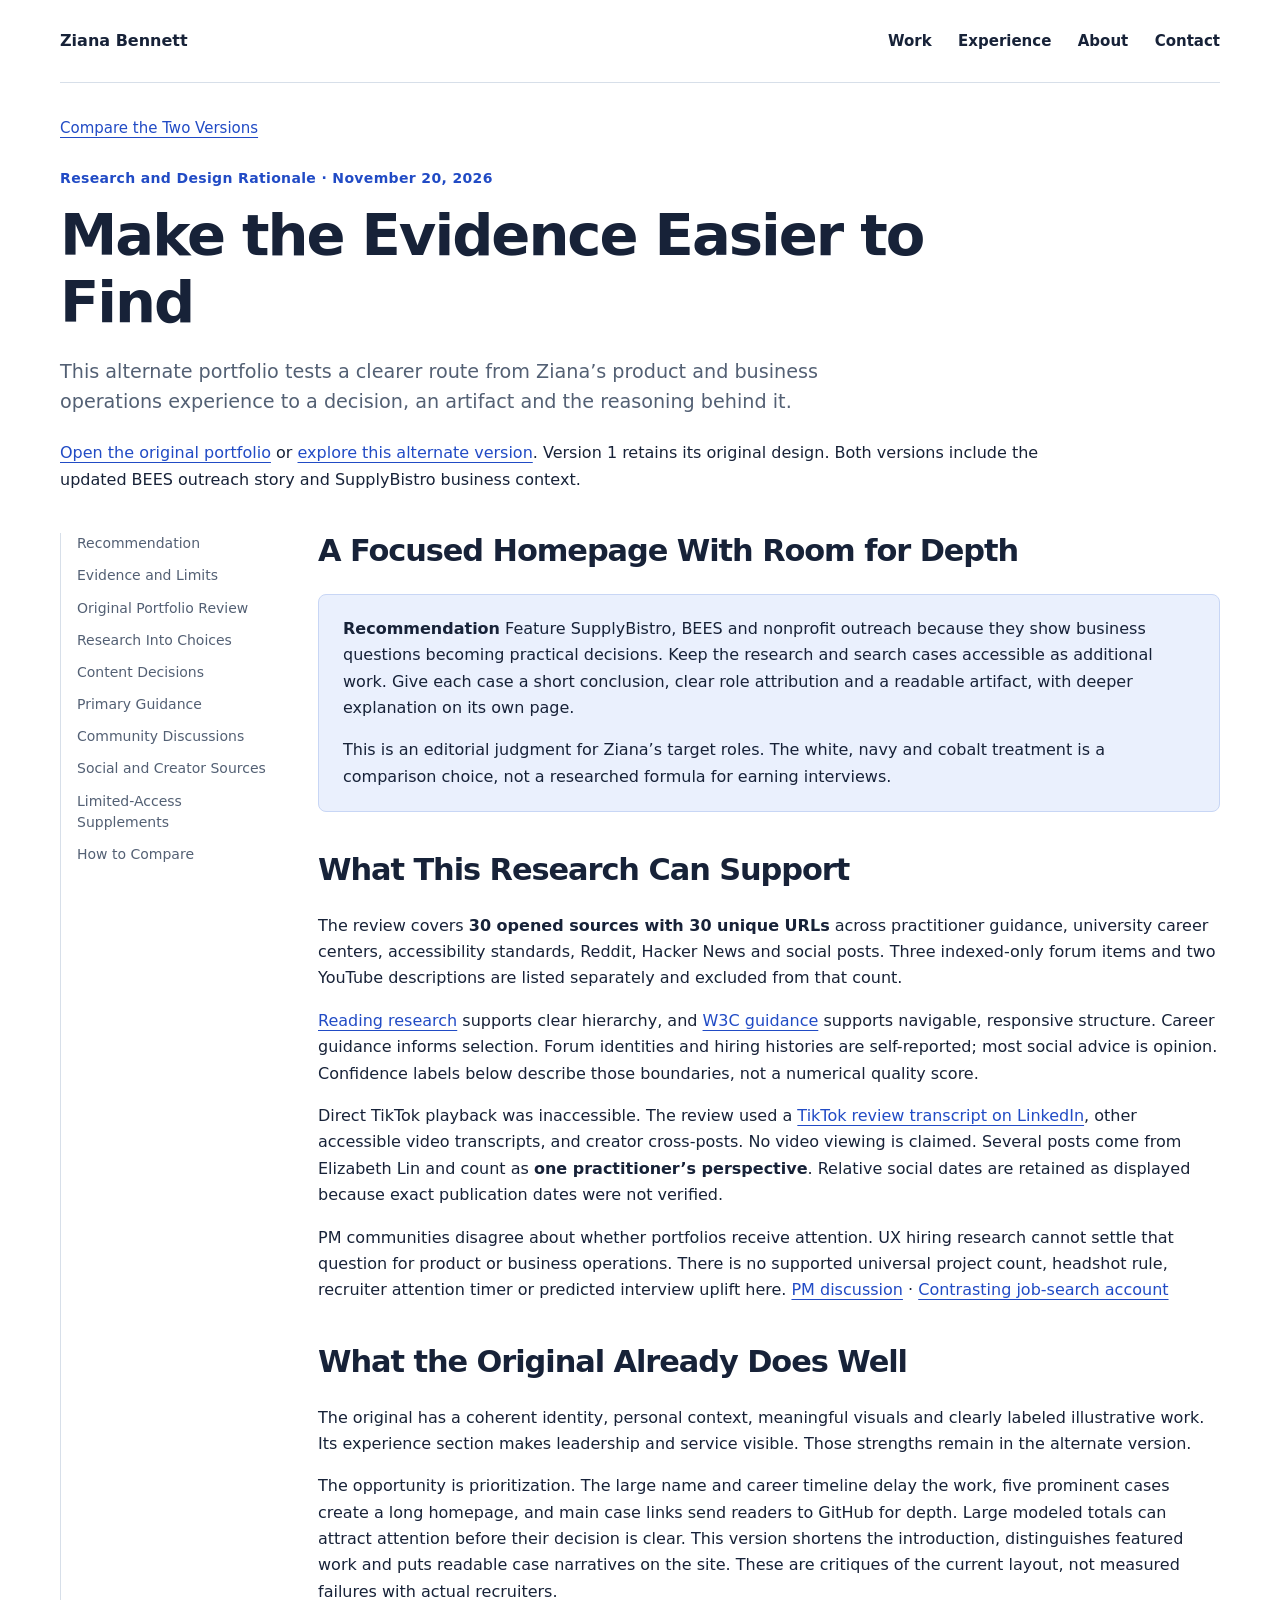
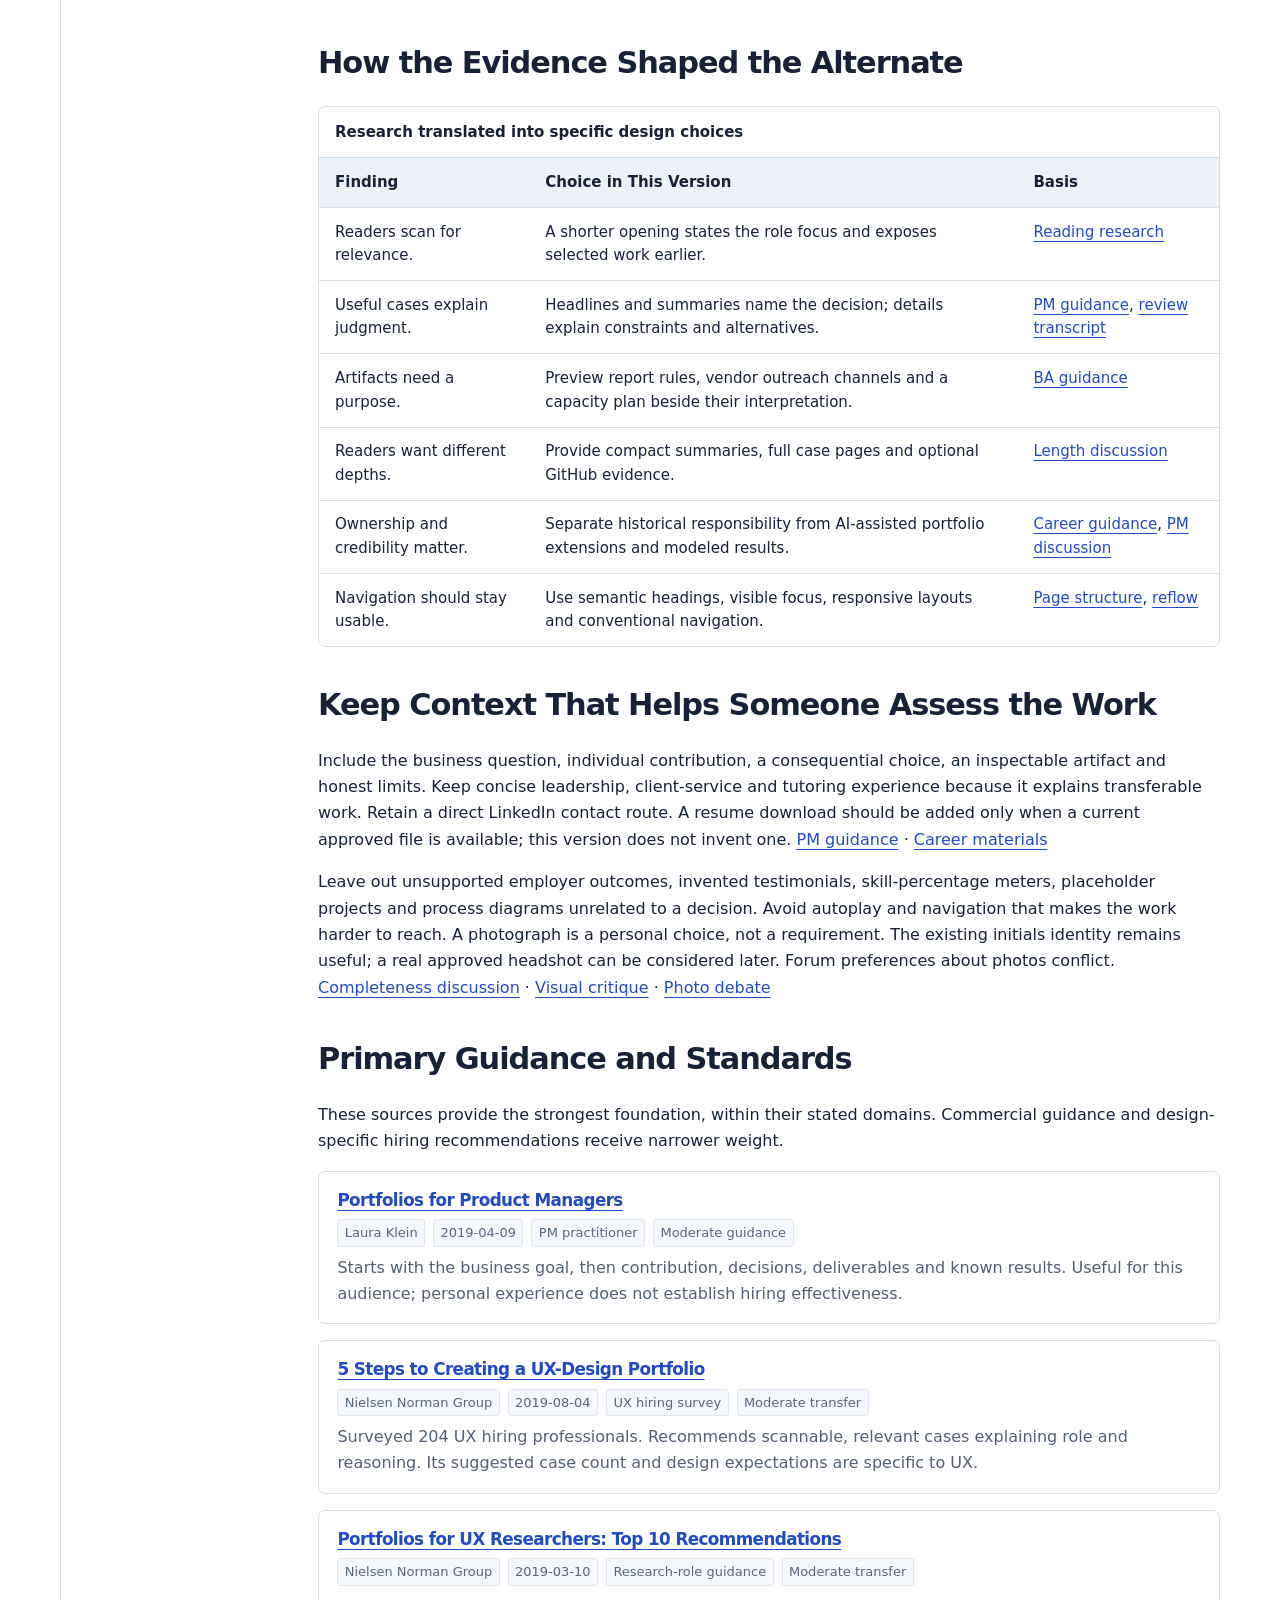
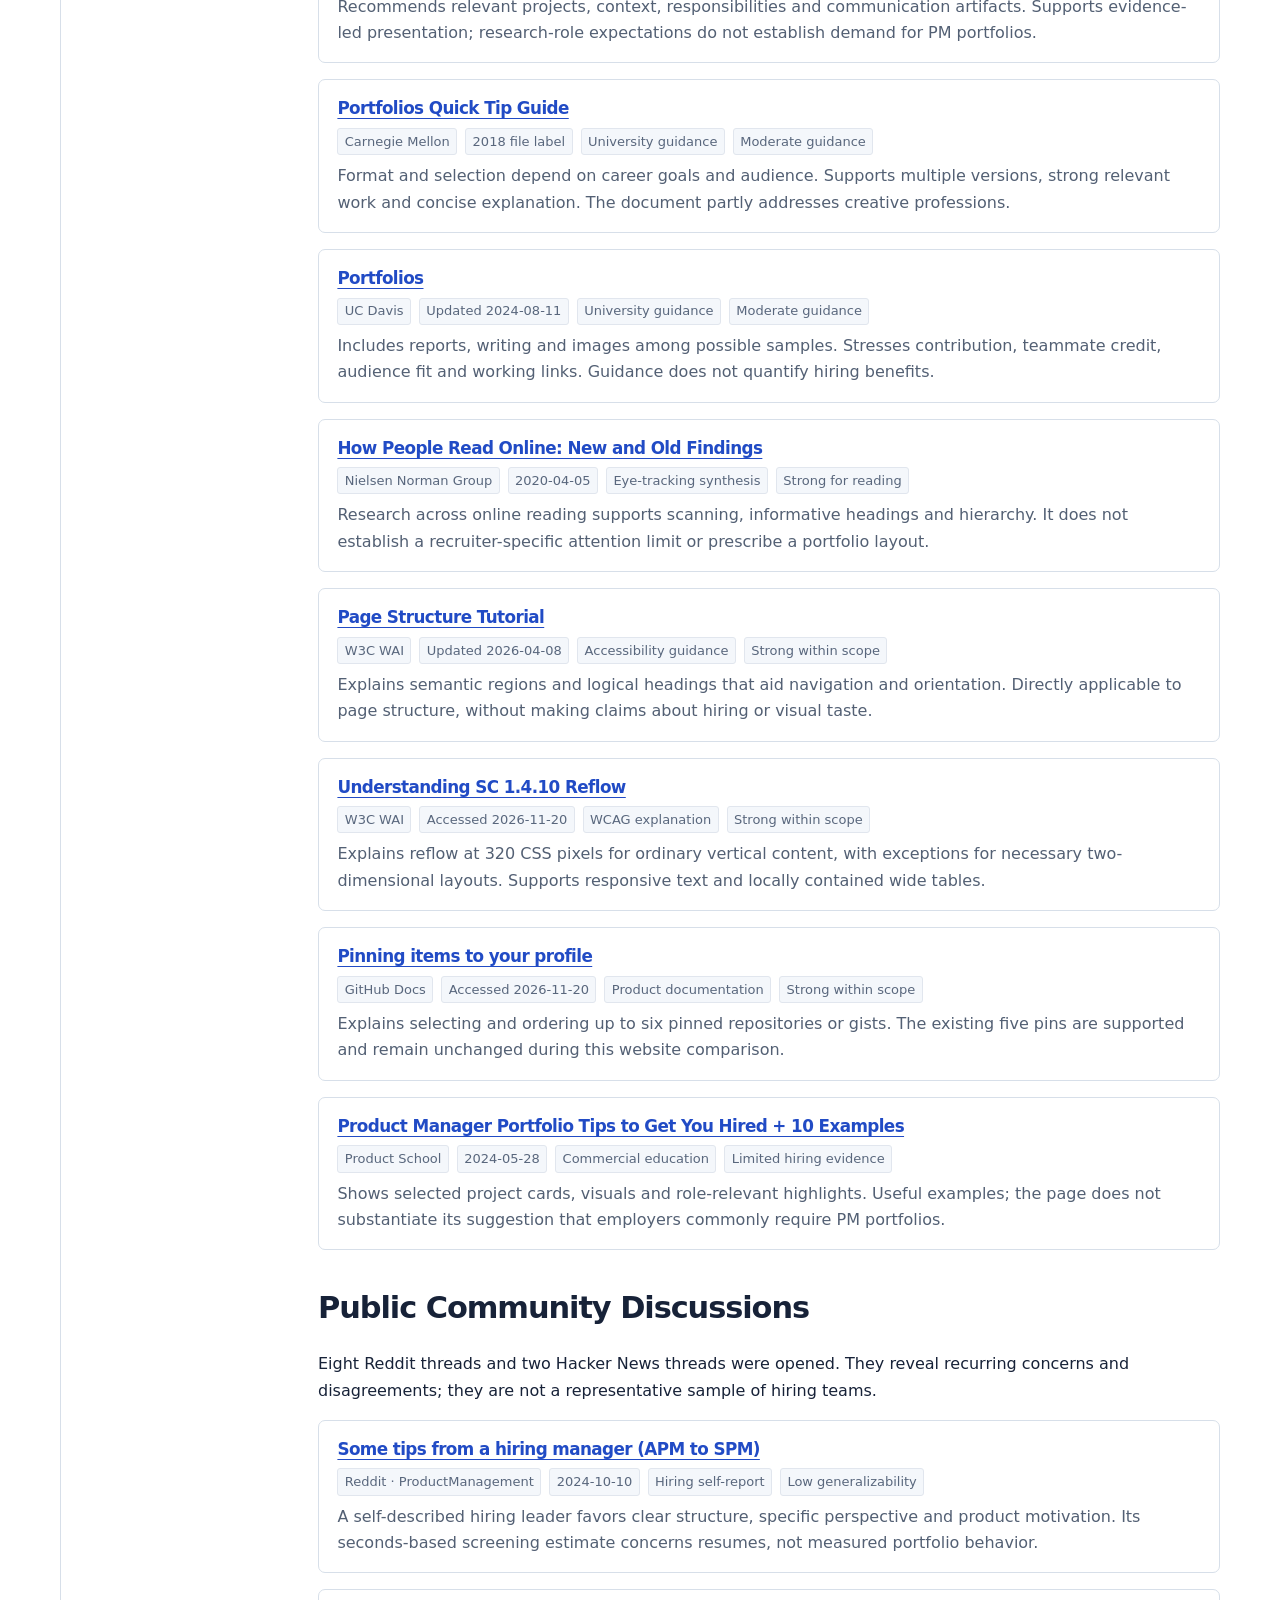
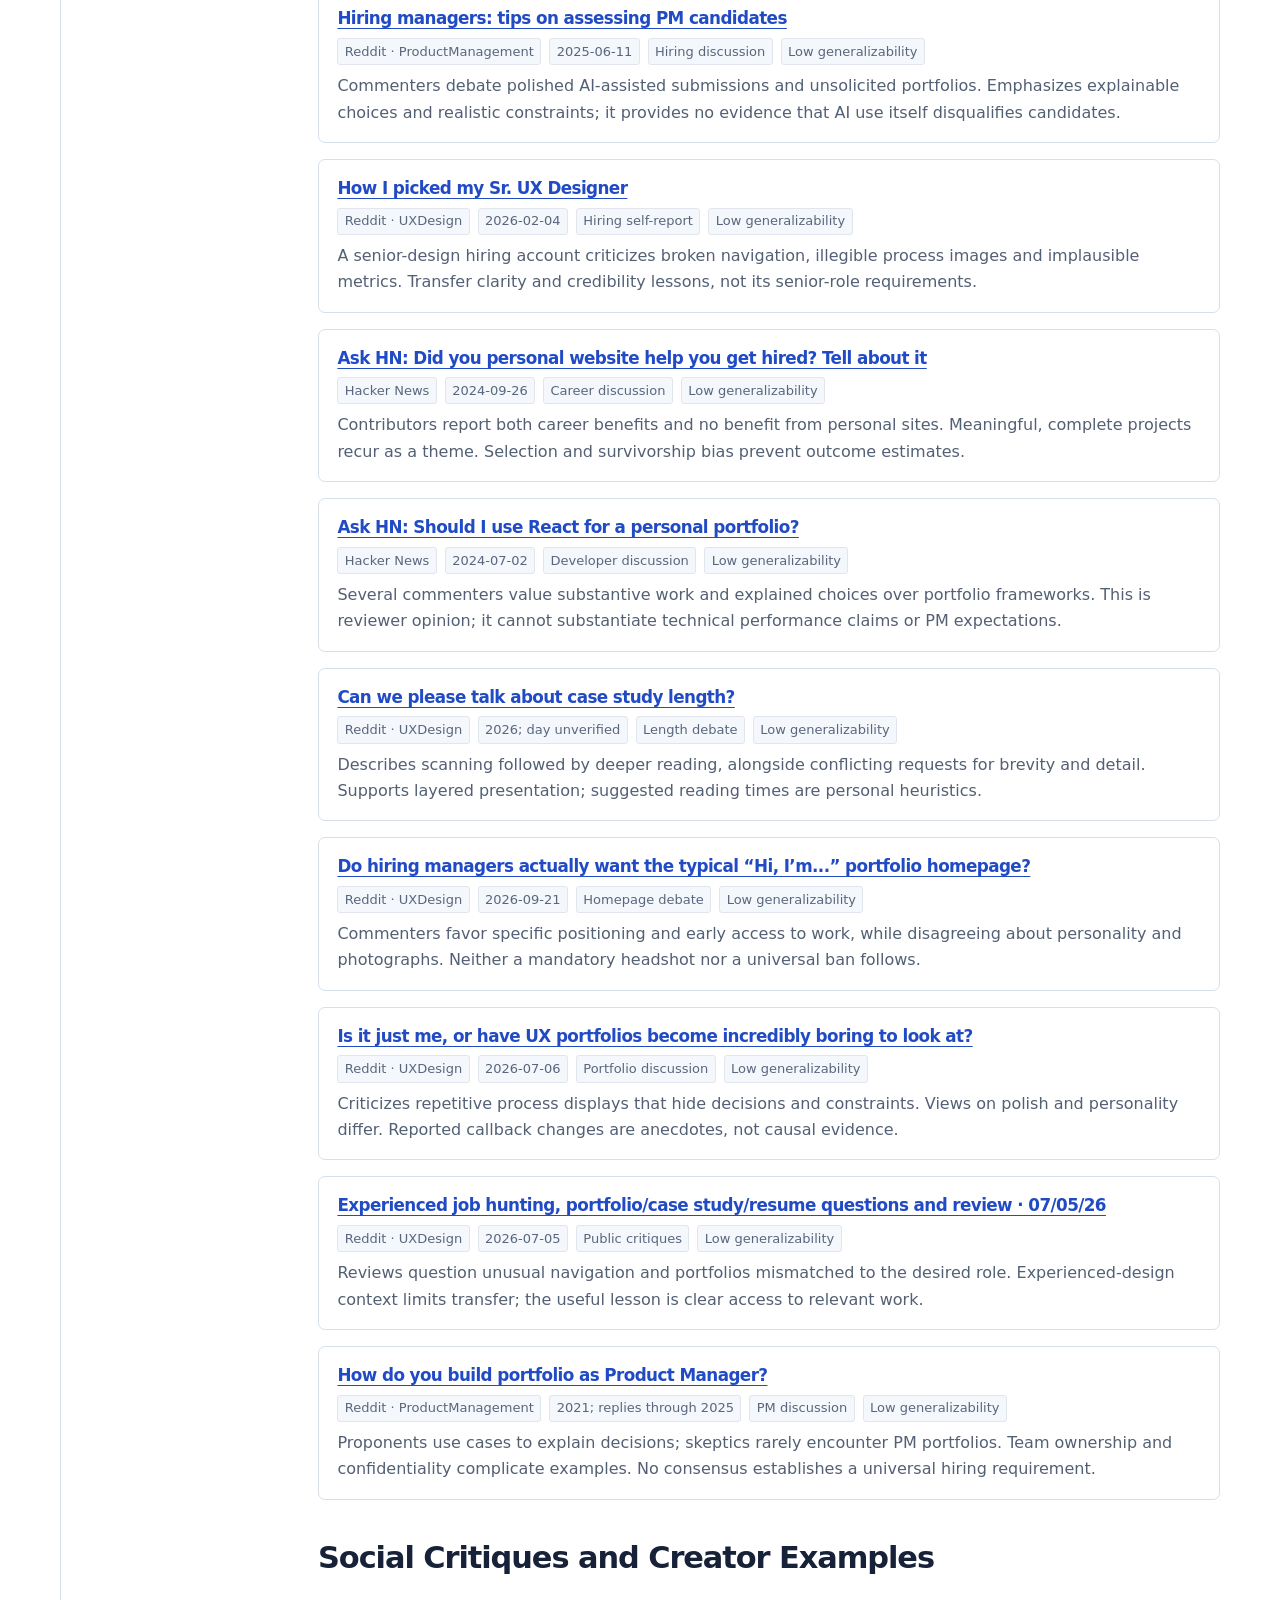
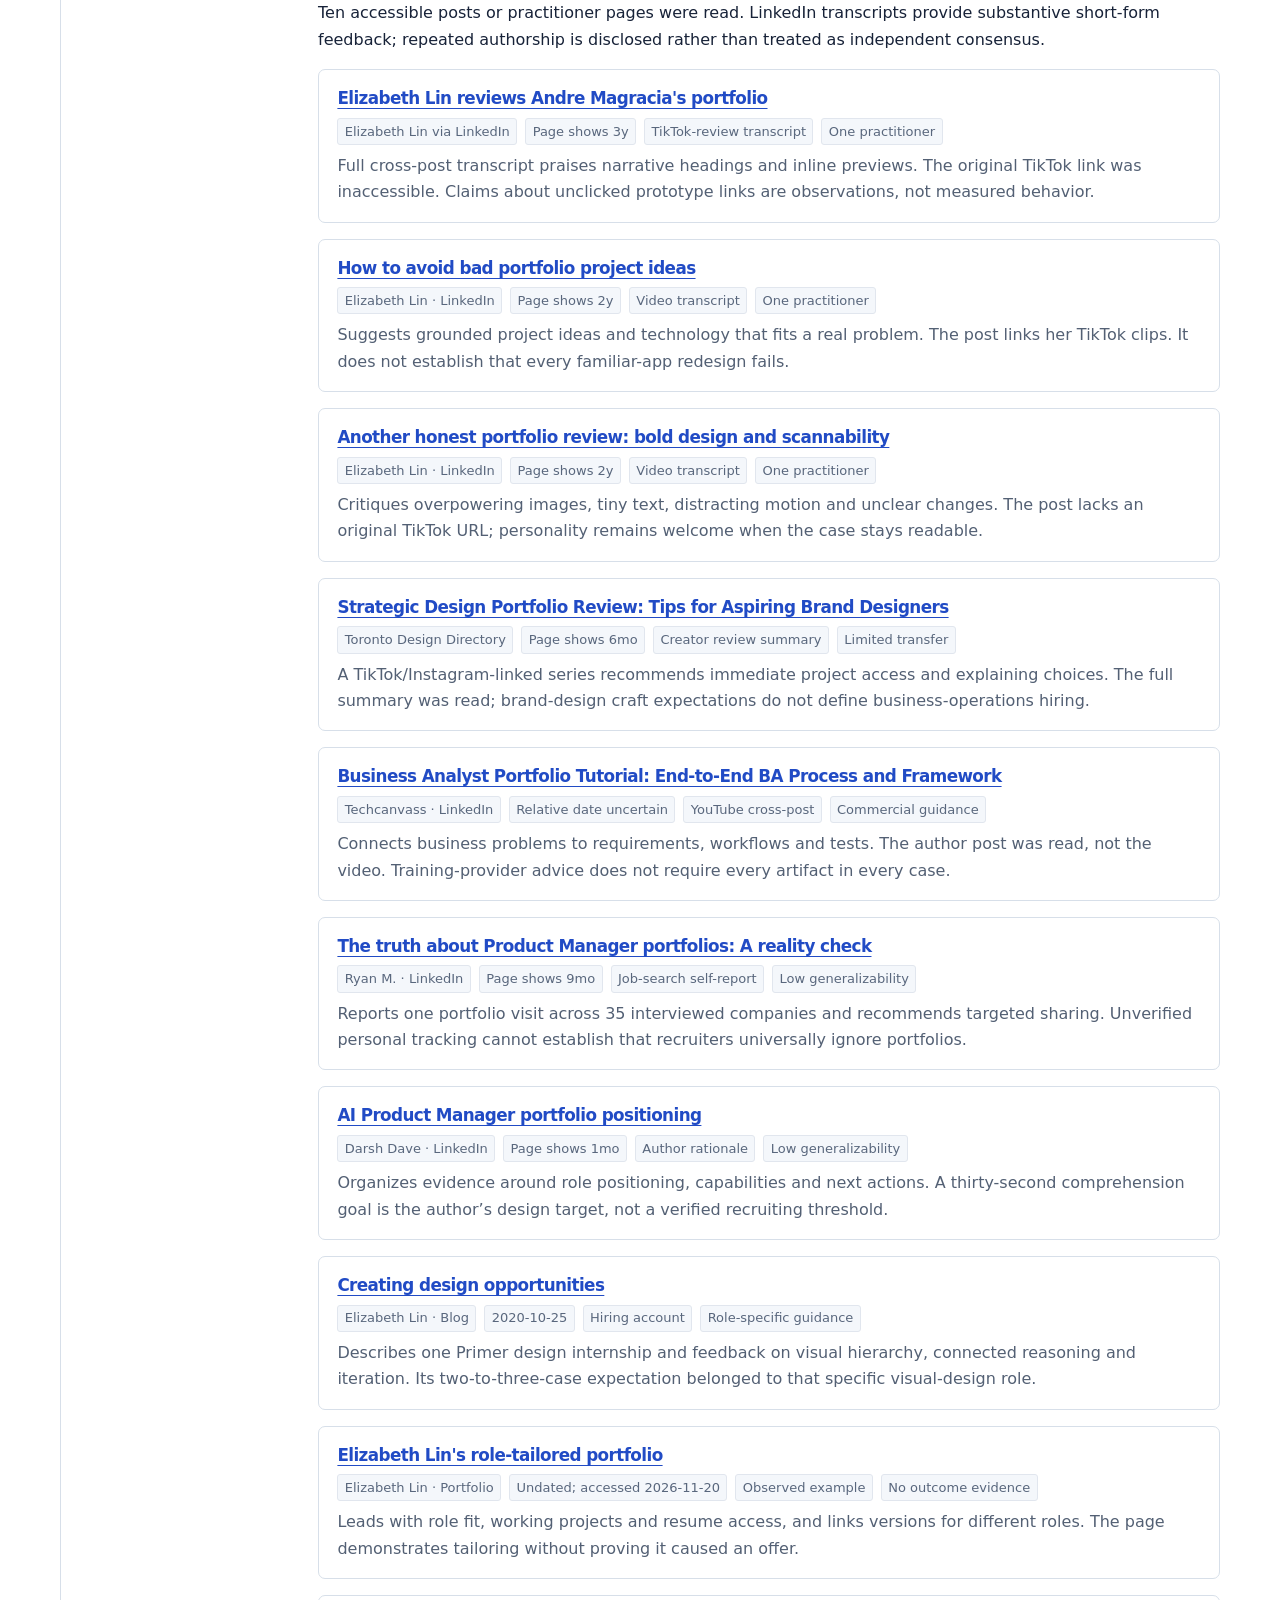
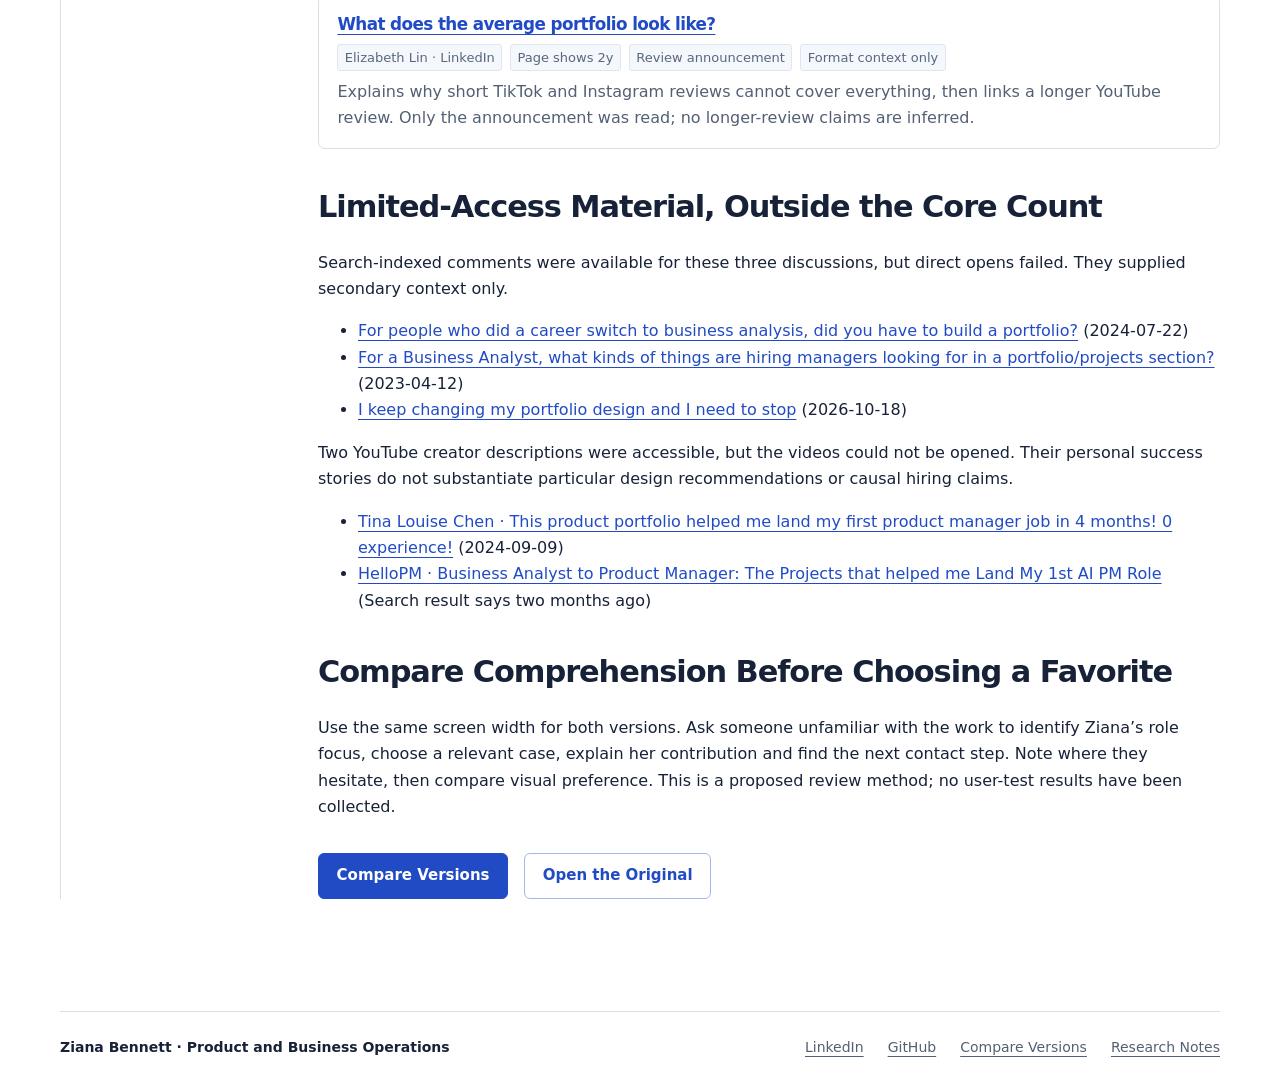
<file: v2/research.html>
<!doctype html>
<html lang="en">
<head>
<meta charset="utf-8"><meta name="viewport" content="width=device-width, initial-scale=1"><meta name="robots" content="noindex,follow">
<meta name="description" content="The research, limitations and design decisions behind Ziana Bennett’s alternate product and business operations portfolio.">
<title>Research Behind the Alternate Portfolio | Ziana Bennett</title>
<link rel="icon" href="../assets/avatar.svg" type="image/svg+xml"><link rel="stylesheet" href="styles.css?revision=feedback-20261120">
</head>
<body>
<a class="skip-link" href="#main">Skip to content</a>
<header class="site-header container"><a class="brand" href="index.html?revision=feedback-20261120">Ziana Bennett</a><nav class="site-nav" aria-label="Main navigation"><a href="index.html?revision=feedback-20261120#work">Work</a><a href="index.html?revision=feedback-20261120#experience">Experience</a><a href="index.html?revision=feedback-20261120#about">About</a><a href="index.html?revision=feedback-20261120#contact">Contact</a></nav></header>
<main id="main" class="case-shell container">
<a class="case-back" href="compare.html?revision=feedback-20261120">Compare the Two Versions</a>
<header class="case-hero"><p class="eyebrow">Research and Design Rationale · November 20, 2026</p><h1 class="case-title">Make the Evidence Easier to Find</h1><p class="case-lead">This alternate portfolio tests a clearer route from Ziana’s product and business operations experience to a decision, an artifact and the reasoning behind it.</p><p><a href="../">Open the original portfolio</a> or <a href="index.html?revision=feedback-20261120">explore this alternate version</a>. Version 1 retains its original design. Both versions include the updated BEES outreach story and SupplyBistro business context.</p></header>
<div class="research-layout">
<aside class="case-nav" aria-label="On this page"><a href="#recommendation">Recommendation</a><a href="#evidence">Evidence and Limits</a><a href="#critique">Original Portfolio Review</a><a href="#changes">Research Into Choices</a><a href="#content">Content Decisions</a><a href="#guidance">Primary Guidance</a><a href="#forums">Community Discussions</a><a href="#social">Social and Creator Sources</a><a href="#supplements">Limited-Access Supplements</a><a href="#comparison">How to Compare</a></aside>
<article class="research-body">
<section id="recommendation"><h2>A Focused Homepage With Room for Depth</h2><div class="research-summary"><p><strong>Recommendation</strong> Feature SupplyBistro, BEES and nonprofit outreach because they show business questions becoming practical decisions. Keep the research and search cases accessible as additional work. Give each case a short conclusion, clear role attribution and a readable artifact, with deeper explanation on its own page.</p><p>This is an editorial judgment for Ziana’s target roles. The white, navy and cobalt treatment is a comparison choice, not a researched formula for earning interviews.</p></div></section>
<section id="evidence"><h2>What This Research Can Support</h2><p>The review covers <strong>30 opened sources with 30 unique URLs</strong> across practitioner guidance, university career centers, accessibility standards, Reddit, Hacker News and social posts. Three indexed-only forum items and two YouTube descriptions are listed separately and excluded from that count.</p><p><a href="#source-h6">Reading research</a> supports clear hierarchy, and <a href="#source-h7">W3C guidance</a> supports navigable, responsive structure. Career guidance informs selection. Forum identities and hiring histories are self-reported; most social advice is opinion. Confidence labels below describe those boundaries, not a numerical quality score.</p><p>Direct TikTok playback was inaccessible. The review used a <a href="#source-S1">TikTok review transcript on LinkedIn</a>, other accessible video transcripts, and creator cross-posts. No video viewing is claimed. Several posts come from Elizabeth Lin and count as <strong>one practitioner’s perspective</strong>. Relative social dates are retained as displayed because exact publication dates were not verified.</p><p>PM communities disagree about whether portfolios receive attention. UX hiring research cannot settle that question for product or business operations. There is no supported universal project count, headshot rule, recruiter attention timer or predicted interview uplift here. <a href="#source-F10">PM discussion</a> · <a href="#source-S6">Contrasting job-search account</a></p></section>
<section id="critique"><h2>What the Original Already Does Well</h2><p>The original has a coherent identity, personal context, meaningful visuals and clearly labeled illustrative work. Its experience section makes leadership and service visible. Those strengths remain in the alternate version.</p><p>The opportunity is prioritization. The large name and career timeline delay the work, five prominent cases create a long homepage, and main case links send readers to GitHub for depth. Large modeled totals can attract attention before their decision is clear. This version shortens the introduction, distinguishes featured work and puts readable case narratives on the site. These are critiques of the current layout, not measured failures with actual recruiters.</p></section>
<section id="changes"><h2>How the Evidence Shaped the Alternate</h2><div class="table-wrap"><table><caption>Research translated into specific design choices</caption><thead><tr><th scope="col">Finding</th><th scope="col">Choice in This Version</th><th scope="col">Basis</th></tr></thead><tbody>
<tr><td>Readers scan for relevance.</td><td>A shorter opening states the role focus and exposes selected work earlier.</td><td><a href="#source-h6">Reading research</a></td></tr>
<tr><td>Useful cases explain judgment.</td><td>Headlines and summaries name the decision; details explain constraints and alternatives.</td><td><a href="#source-h1">PM guidance</a>, <a href="#source-S1">review transcript</a></td></tr>
<tr><td>Artifacts need a purpose.</td><td>Preview report rules, vendor outreach channels and a capacity plan beside their interpretation.</td><td><a href="#source-S5">BA guidance</a></td></tr>
<tr><td>Readers want different depths.</td><td>Provide compact summaries, full case pages and optional GitHub evidence.</td><td><a href="#source-F6">Length discussion</a></td></tr>
<tr><td>Ownership and credibility matter.</td><td>Separate historical responsibility from AI-assisted portfolio extensions and modeled results.</td><td><a href="#source-h5">Career guidance</a>, <a href="#source-F2">PM discussion</a></td></tr>
<tr><td>Navigation should stay usable.</td><td>Use semantic headings, visible focus, responsive layouts and conventional navigation.</td><td><a href="#source-h7">Page structure</a>, <a href="#source-h8">reflow</a></td></tr>
</tbody></table></div></section>
<section id="content"><h2>Keep Context That Helps Someone Assess the Work</h2><p>Include the business question, individual contribution, a consequential choice, an inspectable artifact and honest limits. Keep concise leadership, client-service and tutoring experience because it explains transferable work. Retain a direct LinkedIn contact route. A resume download should be added only when a current approved file is available; this version does not invent one. <a href="#source-h1">PM guidance</a> · <a href="#source-h5">Career materials</a></p><p>Leave out unsupported employer outcomes, invented testimonials, skill-percentage meters, placeholder projects and process diagrams unrelated to a decision. Avoid autoplay and navigation that makes the work harder to reach. A photograph is a personal choice, not a requirement. The existing initials identity remains useful; a real approved headshot can be considered later. Forum preferences about photos conflict. <a href="#source-F4">Completeness discussion</a> · <a href="#source-S3">Visual critique</a> · <a href="#source-F7">Photo debate</a></p></section>
<section id="guidance"><h2>Primary Guidance and Standards</h2><p>These sources provide the strongest foundation, within their stated domains. Commercial guidance and design-specific hiring recommendations receive narrower weight.</p>
<ul class="source-list">
<li class="source-item" id="source-h1"><h3><a href="https://laura-klein-j8wx.squarespace.com/blog/2019/4/9/portfolios-for-product-managers">Portfolios for Product Managers</a></h3><div class="source-meta"><span>Laura Klein</span><span>2019-04-09</span><span>PM practitioner</span><span>Moderate guidance</span></div><p>Starts with the business goal, then contribution, decisions, deliverables and known results. Useful for this audience; personal experience does not establish hiring effectiveness.</p></li>
<li class="source-item" id="source-h2"><h3><a href="https://www.nngroup.com/articles/ux-design-portfolios/">5 Steps to Creating a UX-Design Portfolio</a></h3><div class="source-meta"><span>Nielsen Norman Group</span><span>2019-08-04</span><span>UX hiring survey</span><span>Moderate transfer</span></div><p>Surveyed 204 UX hiring professionals. Recommends scannable, relevant cases explaining role and reasoning. Its suggested case count and design expectations are specific to UX.</p></li>
<li class="source-item" id="source-h3"><h3><a href="https://www.nngroup.com/articles/ux-researcher-portfolio/">Portfolios for UX Researchers: Top 10 Recommendations</a></h3><div class="source-meta"><span>Nielsen Norman Group</span><span>2019-03-10</span><span>Research-role guidance</span><span>Moderate transfer</span></div><p>Recommends relevant projects, context, responsibilities and communication artifacts. Supports evidence-led presentation; research-role expectations do not establish demand for PM portfolios.</p></li>
<li class="source-item" id="source-h4"><h3><a href="https://www.cmu.edu/career/documents/quick-tips/quick_tips_portfolio_2018_final.pdf">Portfolios Quick Tip Guide</a></h3><div class="source-meta"><span>Carnegie Mellon</span><span>2018 file label</span><span>University guidance</span><span>Moderate guidance</span></div><p>Format and selection depend on career goals and audience. Supports multiple versions, strong relevant work and concise explanation. The document partly addresses creative professions.</p></li>
<li class="source-item" id="source-h5"><h3><a href="https://careercenter.ucdavis.edu/resumes-and-materials/portfolios">Portfolios</a></h3><div class="source-meta"><span>UC Davis</span><span>Updated 2024-08-11</span><span>University guidance</span><span>Moderate guidance</span></div><p>Includes reports, writing and images among possible samples. Stresses contribution, teammate credit, audience fit and working links. Guidance does not quantify hiring benefits.</p></li>
<li class="source-item" id="source-h6"><h3><a href="https://www.nngroup.com/articles/how-people-read-online/">How People Read Online: New and Old Findings</a></h3><div class="source-meta"><span>Nielsen Norman Group</span><span>2020-04-05</span><span>Eye-tracking synthesis</span><span>Strong for reading</span></div><p>Research across online reading supports scanning, informative headings and hierarchy. It does not establish a recruiter-specific attention limit or prescribe a portfolio layout.</p></li>
<li class="source-item" id="source-h7"><h3><a href="https://www.w3.org/WAI/tutorials/page-structure/">Page Structure Tutorial</a></h3><div class="source-meta"><span>W3C WAI</span><span>Updated 2026-04-08</span><span>Accessibility guidance</span><span>Strong within scope</span></div><p>Explains semantic regions and logical headings that aid navigation and orientation. Directly applicable to page structure, without making claims about hiring or visual taste.</p></li>
<li class="source-item" id="source-h8"><h3><a href="https://www.w3.org/WAI/WCAG22/Understanding/reflow.html">Understanding SC 1.4.10 Reflow</a></h3><div class="source-meta"><span>W3C WAI</span><span>Accessed 2026-11-20</span><span>WCAG explanation</span><span>Strong within scope</span></div><p>Explains reflow at 320 CSS pixels for ordinary vertical content, with exceptions for necessary two-dimensional layouts. Supports responsive text and locally contained wide tables.</p></li>
<li class="source-item" id="source-h9"><h3><a href="https://docs.github.com/en/account-and-profile/how-tos/profile-customization/pinning-items-to-your-profile">Pinning items to your profile</a></h3><div class="source-meta"><span>GitHub Docs</span><span>Accessed 2026-11-20</span><span>Product documentation</span><span>Strong within scope</span></div><p>Explains selecting and ordering up to six pinned repositories or gists. The existing five pins are supported and remain unchanged during this website comparison.</p></li>
<li class="source-item" id="source-h10"><h3><a href="https://productschool.com/blog/career-development/product-management-portfolio-examples">Product Manager Portfolio Tips to Get You Hired + 10 Examples</a></h3><div class="source-meta"><span>Product School</span><span>2024-05-28</span><span>Commercial education</span><span>Limited hiring evidence</span></div><p>Shows selected project cards, visuals and role-relevant highlights. Useful examples; the page does not substantiate its suggestion that employers commonly require PM portfolios.</p></li>
</ul>
</section><section id="forums"><h2>Public Community Discussions</h2><p>Eight Reddit threads and two Hacker News threads were opened. They reveal recurring concerns and disagreements; they are not a representative sample of hiring teams.</p>
<ul class="source-list">
<li class="source-item" id="source-F1"><h3><a href="https://www.reddit.com/r/ProductManagement/comments/1g0gck7/some_tips_from_a_hiring_manager_apm_to_spm/">Some tips from a hiring manager (APM to SPM)</a></h3><div class="source-meta"><span>Reddit · ProductManagement</span><span>2024-10-10</span><span>Hiring self-report</span><span>Low generalizability</span></div><p>A self-described hiring leader favors clear structure, specific perspective and product motivation. Its seconds-based screening estimate concerns resumes, not measured portfolio behavior.</p></li>
<li class="source-item" id="source-F2"><h3><a href="https://www.reddit.com/r/ProductManagement/comments/1l8ps3l/hiring_managers_tips_on_assessing_pm_candidates/">Hiring managers: tips on assessing PM candidates</a></h3><div class="source-meta"><span>Reddit · ProductManagement</span><span>2025-06-11</span><span>Hiring discussion</span><span>Low generalizability</span></div><p>Commenters debate polished AI-assisted submissions and unsolicited portfolios. Emphasizes explainable choices and realistic constraints; it provides no evidence that AI use itself disqualifies candidates.</p></li>
<li class="source-item" id="source-F3"><h3><a href="https://www.reddit.com/r/UXDesign/comments/1qvtft4/how_i_picked_my_sr_ux_designer/">How I picked my Sr. UX Designer</a></h3><div class="source-meta"><span>Reddit · UXDesign</span><span>2026-02-04</span><span>Hiring self-report</span><span>Low generalizability</span></div><p>A senior-design hiring account criticizes broken navigation, illegible process images and implausible metrics. Transfer clarity and credibility lessons, not its senior-role requirements.</p></li>
<li class="source-item" id="source-F4"><h3><a href="https://news.ycombinator.com/item?id=41656015">Ask HN: Did you personal website help you get hired? Tell about it</a></h3><div class="source-meta"><span>Hacker News</span><span>2024-09-26</span><span>Career discussion</span><span>Low generalizability</span></div><p>Contributors report both career benefits and no benefit from personal sites. Meaningful, complete projects recur as a theme. Selection and survivorship bias prevent outcome estimates.</p></li>
<li class="source-item" id="source-F5"><h3><a href="https://news.ycombinator.com/item?id=40860643">Ask HN: Should I use React for a personal portfolio?</a></h3><div class="source-meta"><span>Hacker News</span><span>2024-07-02</span><span>Developer discussion</span><span>Low generalizability</span></div><p>Several commenters value substantive work and explained choices over portfolio frameworks. This is reviewer opinion; it cannot substantiate technical performance claims or PM expectations.</p></li>
<li class="source-item" id="source-F6"><h3><a href="https://www.reddit.com/r/UXDesign/comments/1uwdqj5/can_we_please_talk_about_case_study_length/">Can we please talk about case study length?</a></h3><div class="source-meta"><span>Reddit · UXDesign</span><span>2026; day unverified</span><span>Length debate</span><span>Low generalizability</span></div><p>Describes scanning followed by deeper reading, alongside conflicting requests for brevity and detail. Supports layered presentation; suggested reading times are personal heuristics.</p></li>
<li class="source-item" id="source-F7"><h3><a href="https://www.reddit.com/r/UXDesign/comments/1wlyeux/do_hiring_managers_actually_want_the_typical_hi/">Do hiring managers actually want the typical “Hi, I’m...” portfolio homepage?</a></h3><div class="source-meta"><span>Reddit · UXDesign</span><span>2026-09-21</span><span>Homepage debate</span><span>Low generalizability</span></div><p>Commenters favor specific positioning and early access to work, while disagreeing about personality and photographs. Neither a mandatory headshot nor a universal ban follows.</p></li>
<li class="source-item" id="source-F8"><h3><a href="https://www.reddit.com/r/UXDesign/comments/1uowrav/is_it_just_me_or_have_ux_portfolios_become/">Is it just me, or have UX portfolios become incredibly boring to look at?</a></h3><div class="source-meta"><span>Reddit · UXDesign</span><span>2026-07-06</span><span>Portfolio discussion</span><span>Low generalizability</span></div><p>Criticizes repetitive process displays that hide decisions and constraints. Views on polish and personality differ. Reported callback changes are anecdotes, not causal evidence.</p></li>
<li class="source-item" id="source-F9"><h3><a href="https://www.reddit.com/r/UXDesign/comments/1unta1h/experienced_job_hunting_portfoliocase_studyresume/">Experienced job hunting, portfolio/case study/resume questions and review · 07/05/26</a></h3><div class="source-meta"><span>Reddit · UXDesign</span><span>2026-07-05</span><span>Public critiques</span><span>Low generalizability</span></div><p>Reviews question unusual navigation and portfolios mismatched to the desired role. Experienced-design context limits transfer; the useful lesson is clear access to relevant work.</p></li>
<li class="source-item" id="source-F10"><h3><a href="https://www.reddit.com/r/ProductManagement/comments/rl39ks/how_do_you_build_portfolio_as_product_manager/">How do you build portfolio as Product Manager?</a></h3><div class="source-meta"><span>Reddit · ProductManagement</span><span>2021; replies through 2025</span><span>PM discussion</span><span>Low generalizability</span></div><p>Proponents use cases to explain decisions; skeptics rarely encounter PM portfolios. Team ownership and confidentiality complicate examples. No consensus establishes a universal hiring requirement.</p></li>
</ul>
</section><section id="social"><h2>Social Critiques and Creator Examples</h2><p>Ten accessible posts or practitioner pages were read. LinkedIn transcripts provide substantive short-form feedback; repeated authorship is disclosed rather than treated as independent consensus.</p>
<ul class="source-list">
<li class="source-item" id="source-S1"><h3><a href="https://www.linkedin.com/posts/andremagracia_elizabeth-l-has-an-awesome-tiktok-account-activity-7070151803622830080-1ii0">Elizabeth Lin reviews Andre Magracia&#x27;s portfolio</a></h3><div class="source-meta"><span>Elizabeth Lin via LinkedIn</span><span>Page shows 3y</span><span>TikTok-review transcript</span><span>One practitioner</span></div><p>Full cross-post transcript praises narrative headings and inline previews. The original TikTok link was inaccessible. Claims about unclicked prototype links are observations, not measured behavior.</p></li>
<li class="source-item" id="source-S2"><h3><a href="https://www.linkedin.com/posts/elizabethylin_how-to-avoid-bad-portfolio-project-ideas-activity-7155226373769351168-lIOq">How to avoid bad portfolio project ideas</a></h3><div class="source-meta"><span>Elizabeth Lin · LinkedIn</span><span>Page shows 2y</span><span>Video transcript</span><span>One practitioner</span></div><p>Suggests grounded project ideas and technology that fits a real problem. The post links her TikTok clips. It does not establish that every familiar-app redesign fails.</p></li>
<li class="source-item" id="source-S3"><h3><a href="https://www.linkedin.com/posts/elizabethylin_heres-another-honest-portfolio-review-activity-7163569133811400704-k9yz">Another honest portfolio review: bold design and scannability</a></h3><div class="source-meta"><span>Elizabeth Lin · LinkedIn</span><span>Page shows 2y</span><span>Video transcript</span><span>One practitioner</span></div><p>Critiques overpowering images, tiny text, distracting motion and unclear changes. The post lacks an original TikTok URL; personality remains welcome when the case stays readable.</p></li>
<li class="source-item" id="source-S4"><h3><a href="https://www.linkedin.com/posts/torontodesigndirectory_i-started-a-video-series-to-review-design-activity-7427824988994543616-oj_4">Strategic Design Portfolio Review: Tips for Aspiring Brand Designers</a></h3><div class="source-meta"><span>Toronto Design Directory</span><span>Page shows 6mo</span><span>Creator review summary</span><span>Limited transfer</span></div><p>A TikTok/Instagram-linked series recommends immediate project access and explaining choices. The full summary was read; brand-design craft expectations do not define business-operations hiring.</p></li>
<li class="source-item" id="source-S5"><h3><a href="https://www.linkedin.com/posts/techcanvass_build-a-business-analyst-portfolio-3-case-activity-7510330904276451328-YgtC">Business Analyst Portfolio Tutorial: End-to-End BA Process and Framework</a></h3><div class="source-meta"><span>Techcanvass · LinkedIn</span><span>Relative date uncertain</span><span>YouTube cross-post</span><span>Commercial guidance</span></div><p>Connects business problems to requirements, workflows and tests. The author post was read, not the video. Training-provider advice does not require every artifact in every case.</p></li>
<li class="source-item" id="source-S6"><h3><a href="https://www.linkedin.com/posts/mcdonaldryank_productmanagement-portfolio-hiringprocess-activity-7379156897901432832-CPfh">The truth about Product Manager portfolios: A reality check</a></h3><div class="source-meta"><span>Ryan M. · LinkedIn</span><span>Page shows 9mo</span><span>Job-search self-report</span><span>Low generalizability</span></div><p>Reports one portfolio visit across 35 interviewed companies and recommends targeted sharing. Unverified personal tracking cannot establish that recruiters universally ignore portfolios.</p></li>
<li class="source-item" id="source-S7"><h3><a href="https://www.linkedin.com/posts/darsh-dave_ai-product-manager-activity-7495011680029147136-n2-i">AI Product Manager portfolio positioning</a></h3><div class="source-meta"><span>Darsh Dave · LinkedIn</span><span>Page shows 1mo</span><span>Author rationale</span><span>Low generalizability</span></div><p>Organizes evidence around role positioning, capabilities and next actions. A thirty-second comprehension goal is the author’s design target, not a verified recruiting threshold.</p></li>
<li class="source-item" id="source-S8"><h3><a href="https://www.designisaparty.com/blog/creating-opportunities">Creating design opportunities</a></h3><div class="source-meta"><span>Elizabeth Lin · Blog</span><span>2020-10-25</span><span>Hiring account</span><span>Role-specific guidance</span></div><p>Describes one Primer design internship and feedback on visual hierarchy, connected reasoning and iteration. Its two-to-three-case expectation belonged to that specific visual-design role.</p></li>
<li class="source-item" id="source-S9"><h3><a href="https://www.designisaparty.com/portfolio">Elizabeth Lin&#x27;s role-tailored portfolio</a></h3><div class="source-meta"><span>Elizabeth Lin · Portfolio</span><span>Undated; accessed 2026-11-20</span><span>Observed example</span><span>No outcome evidence</span></div><p>Leads with role fit, working projects and resume access, and links versions for different roles. The page demonstrates tailoring without proving it caused an offer.</p></li>
<li class="source-item" id="source-S10"><h3><a href="https://www.linkedin.com/posts/elizabethylin_roasts-by-liz-1-honest-product-design-portfolio-activity-7201334122944831489-aNWV">What does the average portfolio look like?</a></h3><div class="source-meta"><span>Elizabeth Lin · LinkedIn</span><span>Page shows 2y</span><span>Review announcement</span><span>Format context only</span></div><p>Explains why short TikTok and Instagram reviews cannot cover everything, then links a longer YouTube review. Only the announcement was read; no longer-review claims are inferred.</p></li>
</ul>
</section><section id="supplements"><h2>Limited-Access Material, Outside the Core Count</h2><p>Search-indexed comments were available for these three discussions, but direct opens failed. They supplied secondary context only.</p><ul>
<li><a href="https://www.reddit.com/r/businessanalysis/comments/1e8znqv">For people who did a career switch to business analysis, did you have to build a portfolio?</a> <span>(2024-07-22)</span></li>
<li><a href="https://www.reddit.com/r/BusinessIntelligence/comments/12jupm0">For a Business Analyst, what kinds of things are hiring managers looking for in a portfolio/projects section?</a> <span>(2023-04-12)</span></li>
<li><a href="https://www.reddit.com/r/portfoliocritique/comments/1x8tyj2/i_keep_changing_my_portfolio_design_and_i_need_to/">I keep changing my portfolio design and I need to stop</a> <span>(2026-10-18)</span></li>
</ul><p>Two YouTube creator descriptions were accessible, but the videos could not be opened. Their personal success stories do not substantiate particular design recommendations or causal hiring claims.</p><ul>
<li><a href="https://www.youtube.com/watch?v=oTcJ5LrJMMM">Tina Louise Chen · This product portfolio helped me land my first product manager job in 4 months! 0 experience!</a> <span>(2024-09-09)</span></li>
<li><a href="https://www.youtube.com/watch?v=gCDAqqxkBP0">HelloPM · Business Analyst to Product Manager: The Projects that helped me Land My 1st AI PM Role</a> <span>(Search result says two months ago)</span></li>
</ul></section>
<section id="comparison"><h2>Compare Comprehension Before Choosing a Favorite</h2><p>Use the same screen width for both versions. Ask someone unfamiliar with the work to identify Ziana’s role focus, choose a relevant case, explain her contribution and find the next contact step. Note where they hesitate, then compare visual preference. This is a proposed review method; no user-test results have been collected.</p><div class="case-actions"><a class="button" href="compare.html?revision=feedback-20261120">Compare Versions</a><a class="button secondary" href="../">Open the Original</a></div></section>
</article></div>
</main>
<footer class="site-footer container"><p>Ziana Bennett · Product and Business Operations</p><nav aria-label="Footer"><a href="https://www.linkedin.com/in/ziana-bennett/">LinkedIn</a><a href="https://github.com/zianabennett">GitHub</a><a href="compare.html?revision=feedback-20261120">Compare Versions</a><a href="research.html?revision=feedback-20261120" aria-current="page">Research Notes</a></nav></footer>
</body></html>
</file>
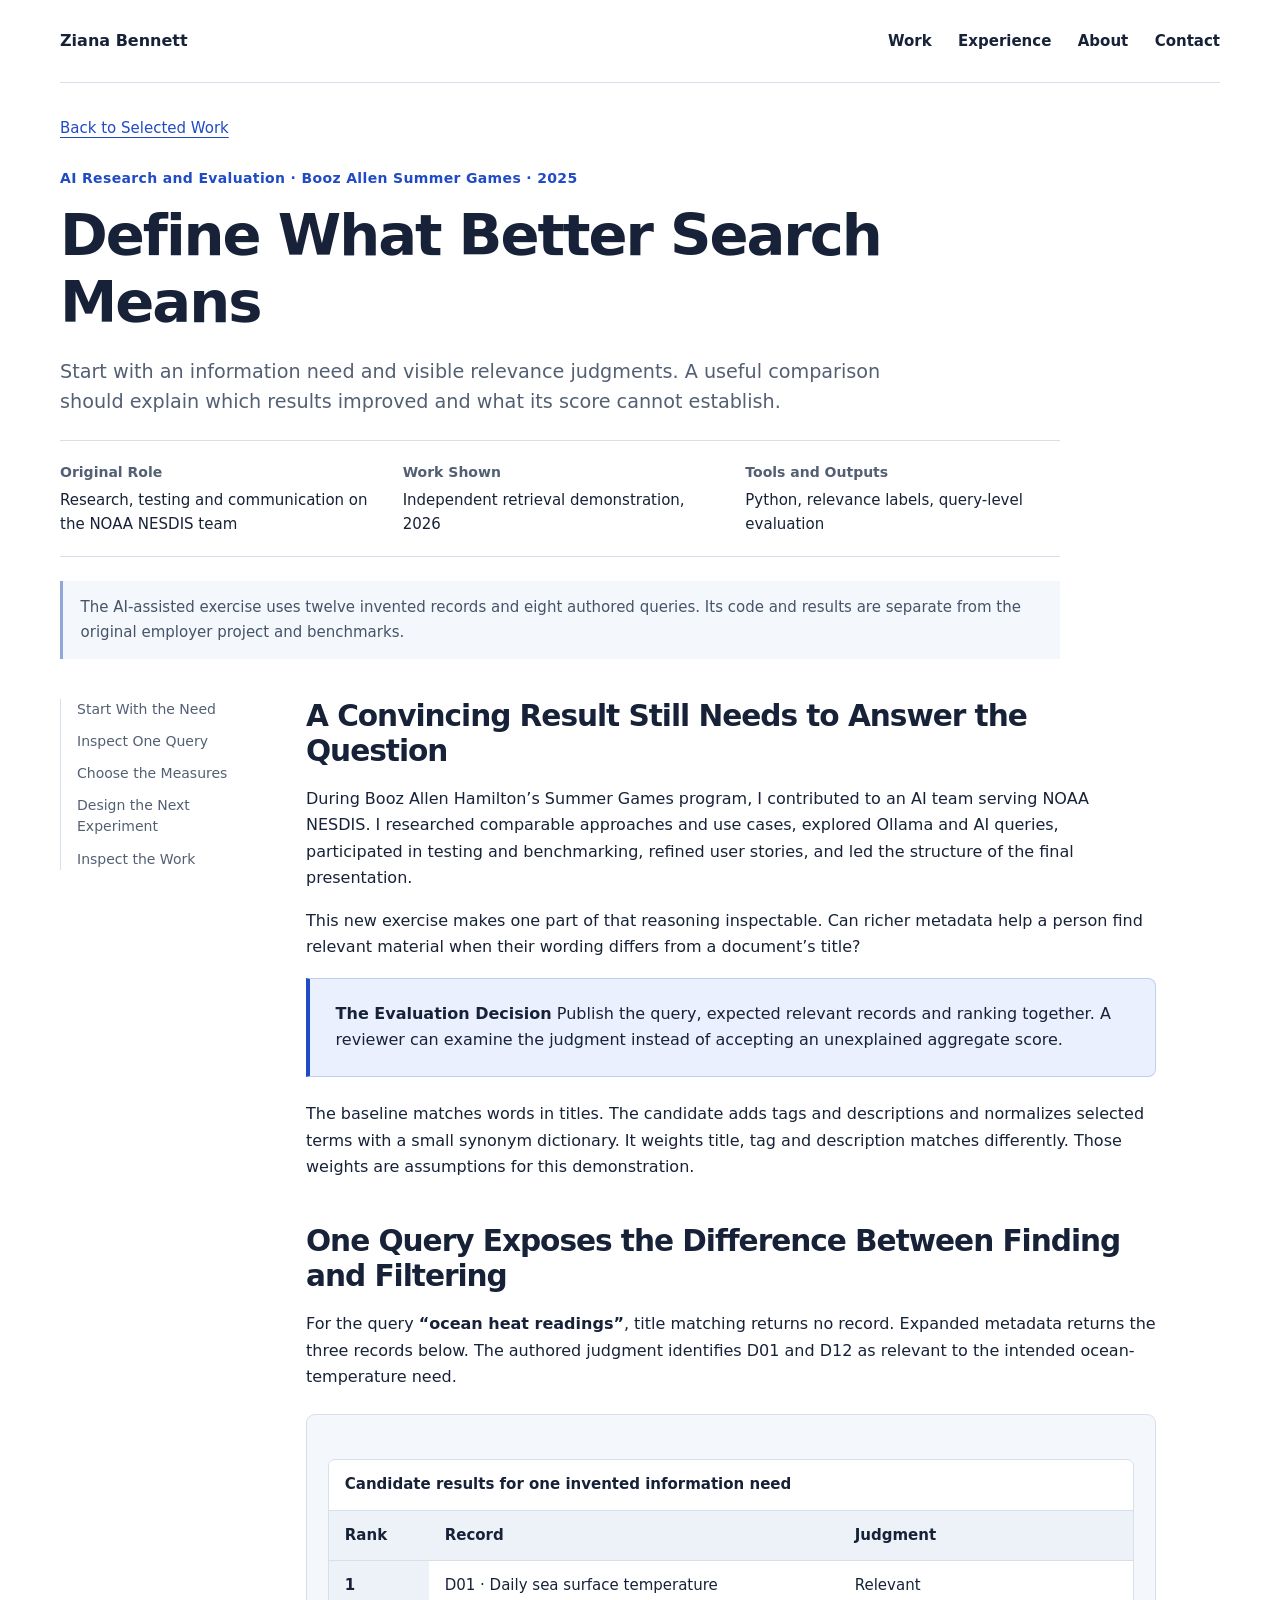
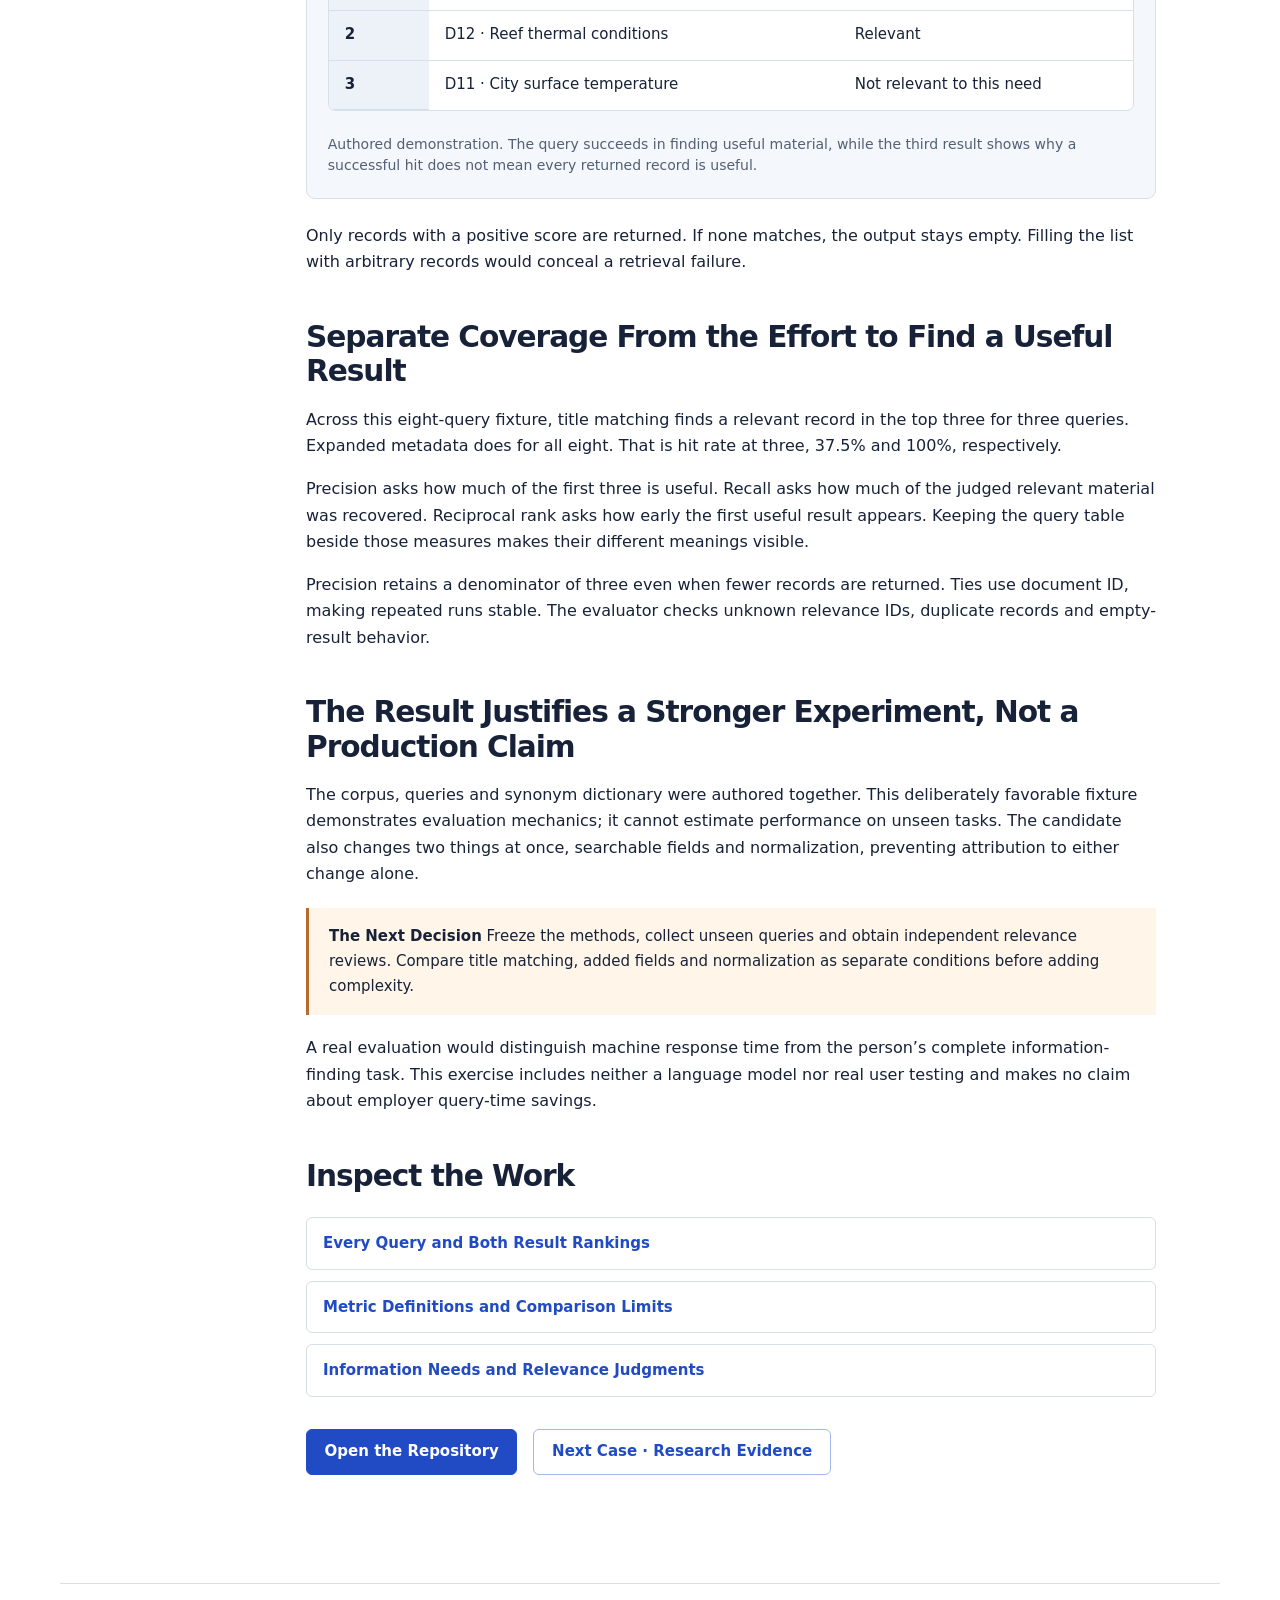
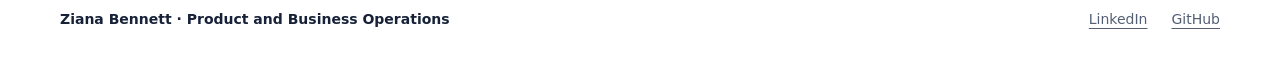
<file: v2/search.html>
<!doctype html>
<html lang="en">
<head>
  <meta charset="utf-8"><meta name="viewport" content="width=device-width, initial-scale=1"><meta name="robots" content="noindex,follow">
  <meta name="description" content="A transparent search evaluation with explicit user needs, relevance judgments and carefully bounded results.">
  <title>Define What Better Search Means | Ziana Bennett</title>
  <link rel="icon" href="../assets/avatar.svg" type="image/svg+xml"><link rel="stylesheet" href="styles.css?revision=feedback-20261120">
</head>
<body>
<a class="skip-link" href="#main">Skip to content</a>
<header class="site-header container"><a class="brand" href="index.html?revision=recruiter-20261120">Ziana Bennett</a><nav class="site-nav" aria-label="Main navigation"><a href="index.html?revision=recruiter-20261120#work">Work</a><a href="index.html?revision=recruiter-20261120#experience">Experience</a><a href="index.html?revision=recruiter-20261120#about">About</a><a href="index.html?revision=recruiter-20261120#contact">Contact</a></nav></header>
<main id="main" class="case-shell container">
  <a class="case-back" href="index.html?revision=recruiter-20261120#work">Back to Selected Work</a>
  <header class="case-hero"><p class="eyebrow">AI Research and Evaluation · Booz Allen Summer Games · 2025</p><h1 class="case-title">Define What Better Search Means</h1><p class="case-lead">Start with an information need and visible relevance judgments. A useful comparison should explain which results improved and what its score cannot establish.</p>
    <dl class="case-meta"><div class="meta-item"><dt>Original Role</dt><dd>Research, testing and communication on the NOAA NESDIS team</dd></div><div class="meta-item"><dt>Work Shown</dt><dd>Independent retrieval demonstration, 2026</dd></div><div class="meta-item"><dt>Tools and Outputs</dt><dd>Python, relevance labels, query-level evaluation</dd></div></dl>
    <p class="evidence-note">The AI-assisted exercise uses twelve invented records and eight authored queries. Its code and results are separate from the original employer project and benchmarks.</p>
  </header>
  <div class="case-layout"><aside class="case-nav" aria-label="On this page"><a href="#need">Start With the Need</a><a href="#example">Inspect One Query</a><a href="#measures">Choose the Measures</a><a href="#limits">Design the Next Experiment</a><a href="#artifacts">Inspect the Work</a></aside>
  <article class="case-body">
    <section class="case-section" id="need"><h2>A Convincing Result Still Needs to Answer the Question</h2><p>During Booz Allen Hamilton’s Summer Games program, I contributed to an AI team serving NOAA NESDIS. I researched comparable approaches and use cases, explored Ollama and AI queries, participated in testing and benchmarking, refined user stories, and led the structure of the final presentation.</p><p>This new exercise makes one part of that reasoning inspectable. Can richer metadata help a person find relevant material when their wording differs from a document’s title?</p><div class="decision"><p><strong>The Evaluation Decision</strong> Publish the query, expected relevant records and ranking together. A reviewer can examine the judgment instead of accepting an unexplained aggregate score.</p></div><p>The baseline matches words in titles. The candidate adds tags and descriptions and normalizes selected terms with a small synonym dictionary. It weights title, tag and description matches differently. Those weights are assumptions for this demonstration.</p></section>
    <section class="case-section" id="example"><h2>One Query Exposes the Difference Between Finding and Filtering</h2><p>For the query <strong>“ocean heat readings”</strong>, title matching returns no record. Expanded metadata returns the three records below. The authored judgment identifies D01 and D12 as relevant to the intended ocean-temperature need.</p>
      <figure class="artifact"><div class="table-wrap"><table><caption>Candidate results for one invented information need</caption><thead><tr><th scope="col">Rank</th><th scope="col">Record</th><th scope="col">Judgment</th></tr></thead><tbody><tr><th scope="row">1</th><td>D01 · Daily sea surface temperature</td><td>Relevant</td></tr><tr><th scope="row">2</th><td>D12 · Reef thermal conditions</td><td>Relevant</td></tr><tr><th scope="row">3</th><td>D11 · City surface temperature</td><td>Not relevant to this need</td></tr></tbody></table></div><figcaption>Authored demonstration. The query succeeds in finding useful material, while the third result shows why a successful hit does not mean every returned record is useful.</figcaption></figure>
      <p>Only records with a positive score are returned. If none matches, the output stays empty. Filling the list with arbitrary records would conceal a retrieval failure.</p></section>
    <section class="case-section" id="measures"><h2>Separate Coverage From the Effort to Find a Useful Result</h2><p>Across this eight-query fixture, title matching finds a relevant record in the top three for three queries. Expanded metadata does for all eight. That is hit rate at three, 37.5% and 100%, respectively.</p><p>Precision asks how much of the first three is useful. Recall asks how much of the judged relevant material was recovered. Reciprocal rank asks how early the first useful result appears. Keeping the query table beside those measures makes their different meanings visible.</p><p>Precision retains a denominator of three even when fewer records are returned. Ties use document ID, making repeated runs stable. The evaluator checks unknown relevance IDs, duplicate records and empty-result behavior.</p></section>
    <section class="case-section" id="limits"><h2>The Result Justifies a Stronger Experiment, Not a Production Claim</h2><p>The corpus, queries and synonym dictionary were authored together. This deliberately favorable fixture demonstrates evaluation mechanics; it cannot estimate performance on unseen tasks. The candidate also changes two things at once, searchable fields and normalization, preventing attribution to either change alone.</p><div class="insight"><p><strong>The Next Decision</strong> Freeze the methods, collect unseen queries and obtain independent relevance reviews. Compare title matching, added fields and normalization as separate conditions before adding complexity.</p></div><p>A real evaluation would distinguish machine response time from the person’s complete information-finding task. This exercise includes neither a language model nor real user testing and makes no claim about employer query-time savings.</p></section>
    <section class="case-section" id="artifacts"><h2>Inspect the Work</h2><ul class="artifact-links"><li><a href="https://github.com/zianabennett/noaa-ai-search-case-study/blob/main/results/evaluation.md">Every Query and Both Result Rankings</a></li><li><a href="https://github.com/zianabennett/noaa-ai-search-case-study/blob/main/docs/evaluation-design.md">Metric Definitions and Comparison Limits</a></li><li><a href="https://github.com/zianabennett/noaa-ai-search-case-study/blob/main/data/queries.json">Information Needs and Relevance Judgments</a></li></ul><div class="case-actions"><a class="button" href="https://github.com/zianabennett/noaa-ai-search-case-study">Open the Repository</a><a class="button secondary" href="research-case.html?revision=recruiter-20261120">Next Case · Research Evidence</a></div></section>
  </article></div>
</main>
<footer class="site-footer container"><p>Ziana Bennett · Product and Business Operations</p><nav aria-label="Footer"><a href="https://www.linkedin.com/in/ziana-bennett/">LinkedIn</a><a href="https://github.com/zianabennett">GitHub</a></nav></footer>
</body></html>
</file>
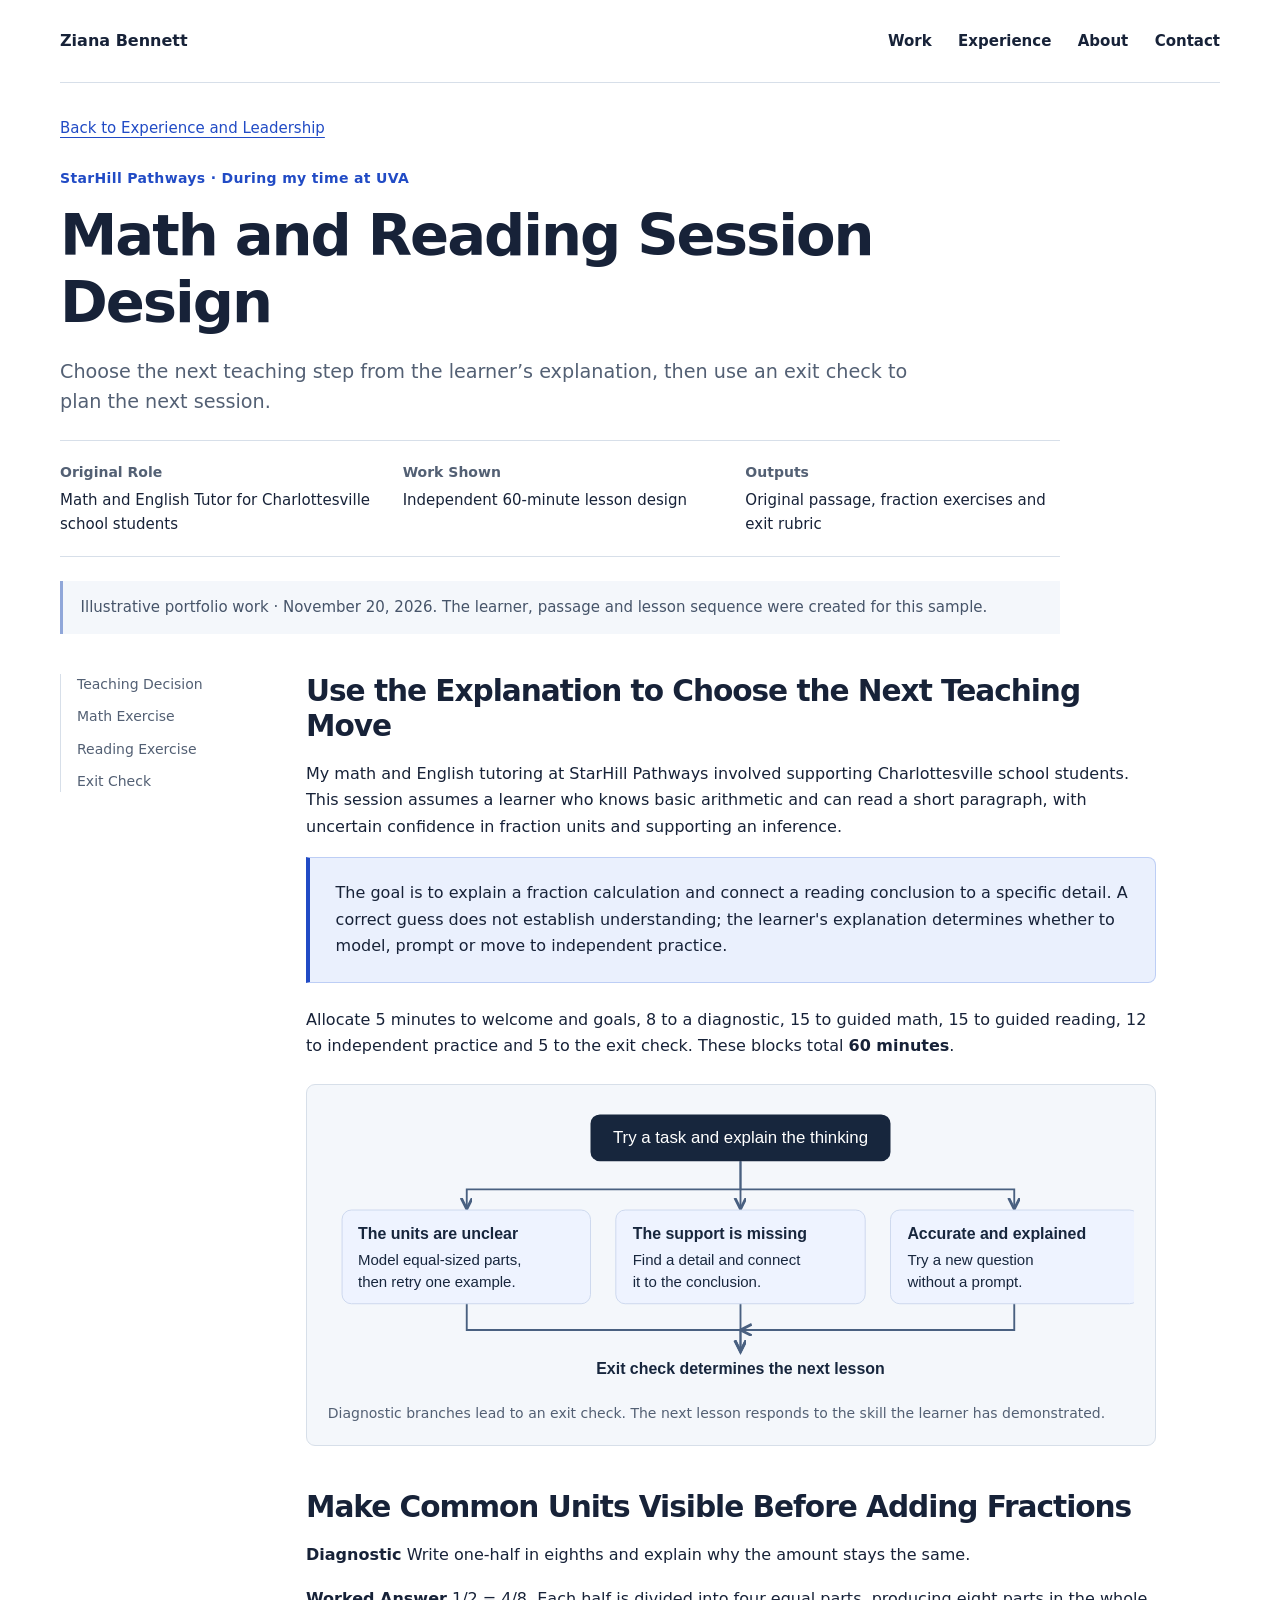
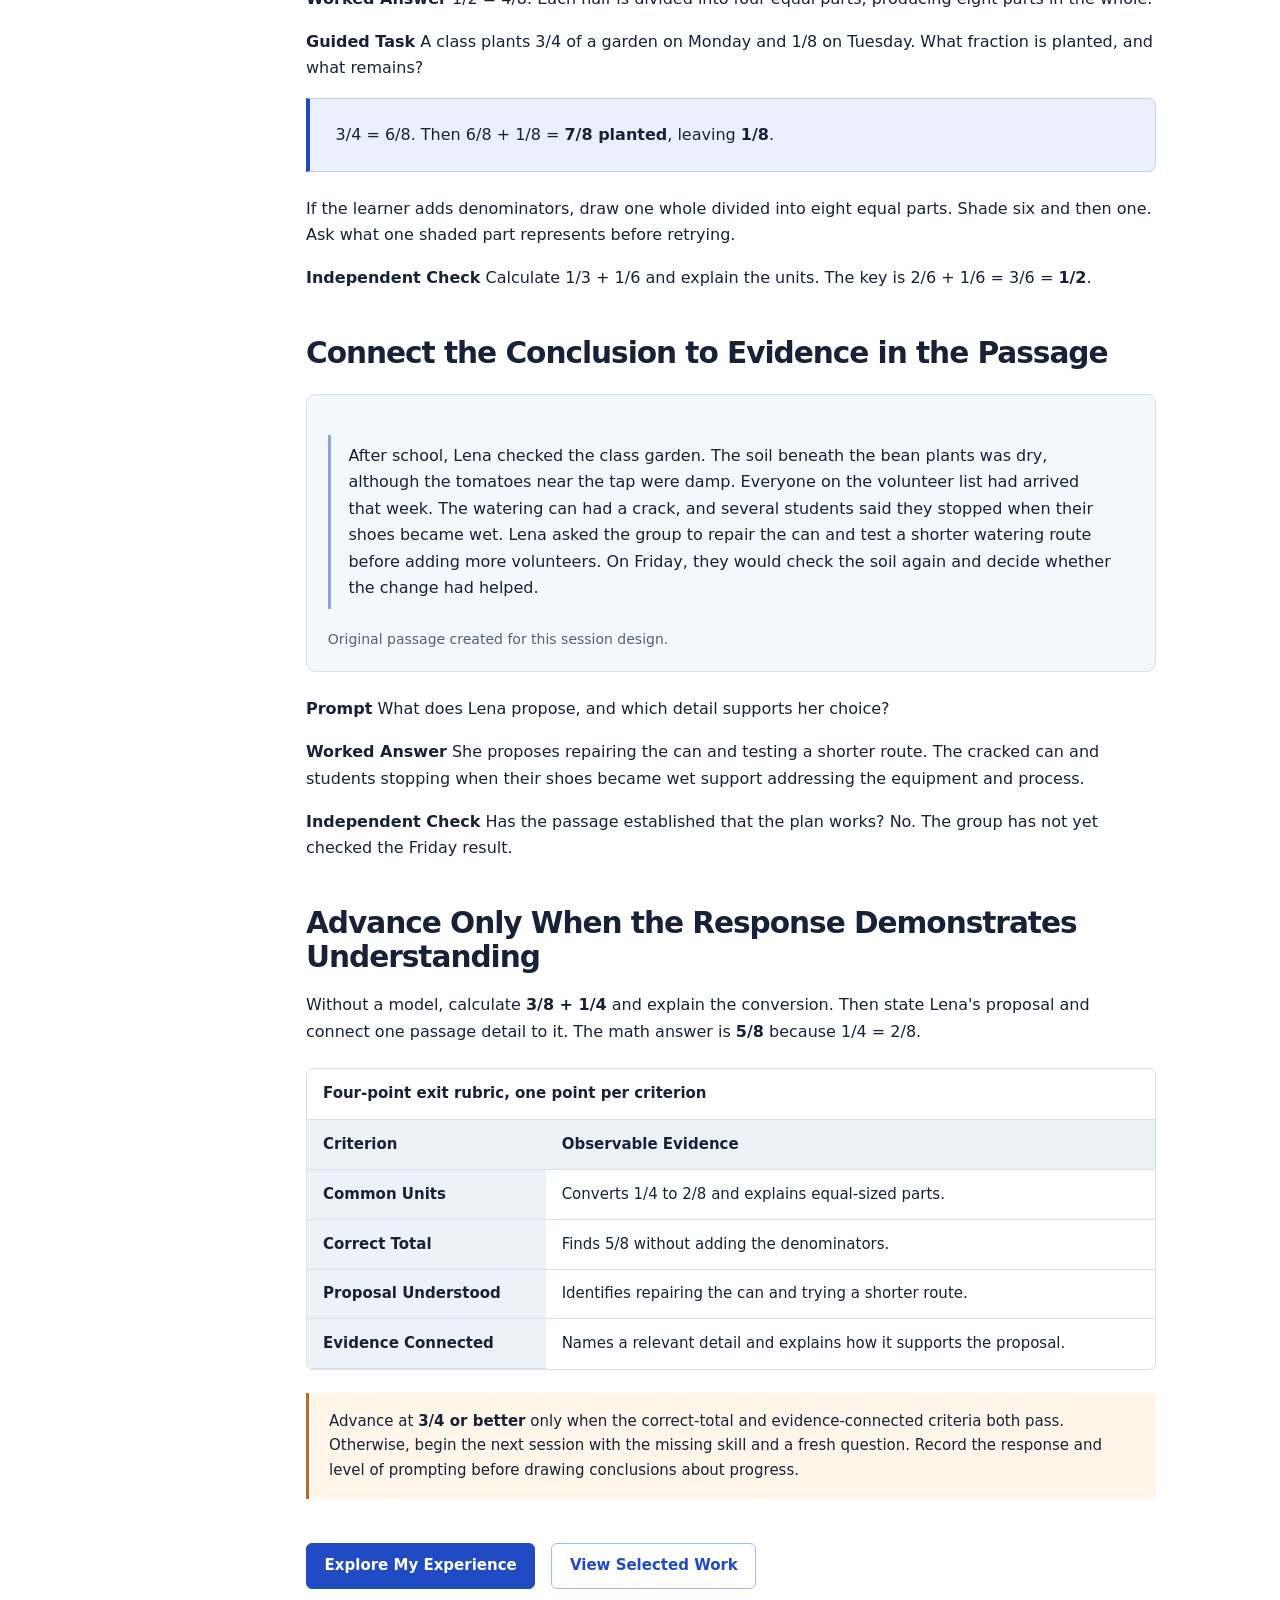
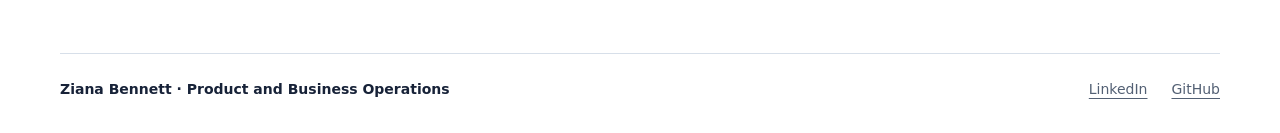
<file: v2/tutoring.html>
<!doctype html>
<html lang="en">
<head>
  <meta charset="utf-8">
  <meta name="viewport" content="width=device-width, initial-scale=1">
  <meta name="robots" content="noindex,follow">
  <meta name="description" content="A complete 60-minute tutoring session with worked answers, diagnostic branching and a four-point exit rubric.">
  <meta name="theme-color" content="#17263d">
  <title>Math and Reading Session Design | Ziana Bennett</title>
  <link rel="icon" href="../assets/avatar.svg" type="image/svg+xml">
  <link rel="stylesheet" href="styles.css?revision=feedback-20261120">
  <style>.diagram-scroll{overflow-x:auto;overscroll-behavior-inline:contain}.diagram-scroll svg{display:block;width:100%;max-width:none;min-width:825px;height:auto}.diagram-scroll:focus-visible{outline:3px solid #2458d3;outline-offset:3px}@media print{.diagram-scroll{overflow:visible}.diagram-scroll svg{min-width:0}}</style>
</head>
<body>
  <a class="skip-link" href="#main">Skip to content</a>
  <header class="site-header container">
    <a class="brand" href="index.html?revision=recruiter-20261120">Ziana Bennett</a>
    <nav class="site-nav" aria-label="Main navigation">
      <a href="index.html?revision=recruiter-20261120#work">Work</a><a href="index.html?revision=recruiter-20261120#experience">Experience</a><a href="index.html?revision=recruiter-20261120#about">About</a><a href="index.html?revision=recruiter-20261120#contact">Contact</a>
    </nav>
  </header>
  <main id="main" class="case-shell container">
    <a class="case-back" href="index.html?revision=recruiter-20261120#experience">Back to Experience and Leadership</a>
    <header class="case-hero">
      <p class="eyebrow">StarHill Pathways · During my time at UVA</p>
      <h1 class="case-title">Math and Reading Session Design</h1>
      <p class="case-lead">Choose the next teaching step from the learner’s explanation, then use an exit check to plan the next session.</p>
      <dl class="case-meta">
        <div class="meta-item"><dt>Original Role</dt><dd>Math and English Tutor for Charlottesville school students</dd></div>
        <div class="meta-item"><dt>Work Shown</dt><dd>Independent 60-minute lesson design</dd></div>
        <div class="meta-item"><dt>Outputs</dt><dd>Original passage, fraction exercises and exit rubric</dd></div>
      </dl>
      <p class="evidence-note">Illustrative portfolio work · November 20, 2026. The learner, passage and lesson sequence were created for this sample.</p>
    </header>
    <div class="case-layout">
      <aside class="case-nav" aria-label="On this page"><a href="#decision">Teaching Decision</a><a href="#math">Math Exercise</a><a href="#reading">Reading Exercise</a><a href="#exit">Exit Check</a></aside>
      <article class="case-body">
        <section class="case-section" id="decision" aria-labelledby="decision-title">
          <h2 id="decision-title">Use the Explanation to Choose the Next Teaching Move</h2>
          <p>My math and English tutoring at StarHill Pathways involved supporting Charlottesville school students. This session assumes a learner who knows basic arithmetic and can read a short paragraph, with uncertain confidence in fraction units and supporting an inference.</p>
          <div class="decision"><p>The goal is to explain a fraction calculation and connect a reading conclusion to a specific detail. A correct guess does not establish understanding; the learner's explanation determines whether to model, prompt or move to independent practice.</p></div>
          <p>Allocate 5 minutes to welcome and goals, 8 to a diagnostic, 15 to guided math, 15 to guided reading, 12 to independent practice and 5 to the exit check. These blocks total <strong>60 minutes</strong>.</p>
<figure class="artifact"><div class="diagram-scroll" tabindex="0" role="region" aria-label="Tutoring decision diagram, horizontally scrollable on small screens"><svg xmlns="http://www.w3.org/2000/svg" viewBox="0 0 880 300" role="img" aria-labelledby="tutoring-path-title tutoring-path-desc"><title id="tutoring-path-title">A teaching response chosen from the learner's explanation</title><desc id="tutoring-path-desc">Start with a short task and listen to the learner explain. If units are unclear, model equal parts. If a conclusion lacks support, connect it to evidence. If the response is accurate and explained, move to independent practice. All paths lead to an exit check.</desc><defs><marker id="tutor-arrow" markerWidth="8" markerHeight="8" refX="6" refY="3" orient="auto"><path d="M0 0 L6 3 L0 6" fill="none" stroke="#496080" stroke-width="1.5"/></marker></defs><g font-family="Arial,sans-serif" fill="#17263d"><g stroke="#496080" stroke-width="2" fill="none" marker-end="url(#tutor-arrow)"><path d="M440 60 V90 H148 V111"/><path d="M440 60 V111"/><path d="M440 90 H732 V111"/><path d="M148 211 V240 H440 V263"/><path d="M440 211 V263"/><path d="M732 211 V240 H440"/></g><rect x="280" y="10" width="320" height="50" rx="10" fill="#17263d"/><text x="440" y="41" text-anchor="middle" font-size="18" fill="#fff">Try a task and explain the thinking</text><g stroke="#cbd7ed" fill="#eef3ff"><rect x="15" y="112" width="265" height="100" rx="10"/><rect x="307" y="112" width="266" height="100" rx="10"/><rect x="600" y="112" width="265" height="100" rx="10"/></g><g font-size="17" font-weight="700"><text x="32" y="143">The units are unclear</text><text x="325" y="143">The support is missing</text><text x="618" y="143">Accurate and explained</text></g><g font-size="16"><text x="32" y="171">Model equal-sized parts,</text><text x="32" y="194">then retry one example.</text><text x="325" y="171">Find a detail and connect</text><text x="325" y="194">it to the conclusion.</text><text x="618" y="171">Try a new question</text><text x="618" y="194">without a prompt.</text></g><text x="440" y="287" text-anchor="middle" font-size="17" font-weight="700">Exit check determines the next lesson</text></g></svg></div><figcaption>Diagnostic branches lead to an exit check. The next lesson responds to the skill the learner has demonstrated.</figcaption></figure>
        </section>
        <section class="case-section" id="math" aria-labelledby="math-title">
          <h2 id="math-title">Make Common Units Visible Before Adding Fractions</h2>
          <p><strong>Diagnostic</strong> Write one-half in eighths and explain why the amount stays the same.</p>
          <p><strong>Worked Answer</strong> 1/2 = 4/8. Each half is divided into four equal parts, producing eight parts in the whole.</p>
          <p><strong>Guided Task</strong> A class plants 3/4 of a garden on Monday and 1/8 on Tuesday. What fraction is planted, and what remains?</p>
          <div class="decision"><p>3/4 = 6/8. Then 6/8 + 1/8 = <strong>7/8 planted</strong>, leaving <strong>1/8</strong>.</p></div>
          <p>If the learner adds denominators, draw one whole divided into eight equal parts. Shade six and then one. Ask what one shaded part represents before retrying.</p>
          <p><strong>Independent Check</strong> Calculate 1/3 + 1/6 and explain the units. The key is 2/6 + 1/6 = 3/6 = <strong>1/2</strong>.</p>
        </section>
        <section class="case-section" id="reading" aria-labelledby="reading-title">
          <h2 id="reading-title">Connect the Conclusion to Evidence in the Passage</h2>
          <figure class="artifact"><blockquote><p>After school, Lena checked the class garden. The soil beneath the bean plants was dry, although the tomatoes near the tap were damp. Everyone on the volunteer list had arrived that week. The watering can had a crack, and several students said they stopped when their shoes became wet. Lena asked the group to repair the can and test a shorter watering route before adding more volunteers. On Friday, they would check the soil again and decide whether the change had helped.</p></blockquote><figcaption>Original passage created for this session design.</figcaption></figure>
          <p><strong>Prompt</strong> What does Lena propose, and which detail supports her choice?</p>
          <p><strong>Worked Answer</strong> She proposes repairing the can and testing a shorter route. The cracked can and students stopping when their shoes became wet support addressing the equipment and process.</p>
          <p><strong>Independent Check</strong> Has the passage established that the plan works? No. The group has not yet checked the Friday result.</p>
        </section>
        <section class="case-section" id="exit" aria-labelledby="exit-title">
          <h2 id="exit-title">Advance Only When the Response Demonstrates Understanding</h2>
          <p>Without a model, calculate <strong>3/8 + 1/4</strong> and explain the conversion. Then state Lena's proposal and connect one passage detail to it. The math answer is <strong>5/8</strong> because 1/4 = 2/8.</p>
          <div class="table-wrap"><table><caption>Four-point exit rubric, one point per criterion</caption><thead><tr><th scope="col">Criterion</th><th scope="col">Observable Evidence</th></tr></thead><tbody><tr><th scope="row">Common Units</th><td>Converts 1/4 to 2/8 and explains equal-sized parts.</td></tr><tr><th scope="row">Correct Total</th><td>Finds 5/8 without adding the denominators.</td></tr><tr><th scope="row">Proposal Understood</th><td>Identifies repairing the can and trying a shorter route.</td></tr><tr><th scope="row">Evidence Connected</th><td>Names a relevant detail and explains how it supports the proposal.</td></tr></tbody></table></div>
          <div class="insight"><p>Advance at <strong>3/4 or better</strong> only when the correct-total and evidence-connected criteria both pass. Otherwise, begin the next session with the missing skill and a fresh question. Record the response and level of prompting before drawing conclusions about progress.</p></div>
        </section>
        <div class="case-actions"><a class="button" href="index.html?revision=recruiter-20261120#experience">Explore My Experience</a><a class="button secondary" href="index.html?revision=recruiter-20261120#work">View Selected Work</a></div>
      </article>
    </div>
  </main>
  <footer class="site-footer container">
    <p>Ziana Bennett · Product and Business Operations</p>
    <nav aria-label="Footer navigation"><a href="https://www.linkedin.com/in/ziana-bennett/">LinkedIn</a><a href="https://github.com/zianabennett">GitHub</a></nav>
  </footer>
</body>
</html>
</file>
<file: styles.css>
:root {
  --ink:#193d35;
  --muted:#53665f;
  --paper:#f7f7ef;
  --line:#d7ded2;
  --green:#e3eddd;
  --peach:#f1dfd0;
  --lilac:#e8e2ef;
  --sand:#eee8d3;
  --blue:#dfe9e9;
  --accent:#a45935;
  --serif:Georgia,"Times New Roman",serif;
  --sans:ui-sans-serif,system-ui,-apple-system,BlinkMacSystemFont,"Segoe UI",sans-serif;
}
* {
  box-sizing:border-box;
}
html {
  scroll-behavior:smooth;
  scroll-padding-top:1.5rem;
}
body {
  margin:0;
  background:var(--paper);
  color:var(--ink);
  font-family:var(--sans);
  font-size:16px;
  line-height:1.65;
}
a {
  color:inherit;
}
img,svg {
  max-width:100%;
}
a:focus-visible,summary:focus-visible,button:focus-visible {
  outline:3px solid var(--accent);
  outline-offset:5px;
}
::selection {
  background:#d8e6cc;
}
.skip-link {
  position:absolute;
  left:1rem;
  top:-5rem;
  background:var(--ink);
  color:#fff;
  padding:.8rem 1rem;
  z-index:100;
}
.skip-link:focus {
  top:1rem;
}
.site-header,.section-shell,.site-footer {
  max-width:1280px;
  margin:auto;
}
.site-header {
  display:flex;
  justify-content:space-between;
  align-items:center;
  gap:2rem;
  padding:1.5rem 3.5rem;
  border-bottom:1px solid var(--line);
}
.wordmark {
  font-family:var(--serif);
  font-size:2.2rem;
  line-height:1;
  text-decoration:none;
  font-weight:bold;
}
.wordmark span {
  color:var(--accent);
}
.site-header nav {
  display:flex;
  gap:1.7rem;
  align-items:center;
  font-size:.9375rem;
  font-weight:600;
}
.site-header nav a {
  text-decoration:none;
}
.site-header nav a:hover,.text-link:hover,.site-footer a:hover {
  text-decoration:underline;
  text-underline-offset:5px;
}
.nav-connect {
  padding:.45rem .8rem;
  border:1px solid #bcc9ba;
  border-radius:3px;
}
.hero {
  display:grid;
  grid-template-columns:1.06fr 1fr;
  gap:4rem;
  align-items:center;
  padding:4.8rem 3.5rem 5rem;
}
.eyebrow,.project-category,.small-label {
  font-weight:700;
  font-size:.875rem;
  line-height:1.45;
}
.eyebrow,.project-category {
  text-transform:uppercase;
  letter-spacing:.12em;
}
.eyebrow {
  margin:0 0 1.35rem;
}
.hero h1 {
  font-family:var(--serif);
  font-weight:400;
  font-size:clamp(5rem,8.5vw,7.2rem);
  line-height:.94;
  letter-spacing:-.05em;
  margin:0 0 2rem;
}
.hero h1 em {
  font-weight:400;
}
.intro {
  font-size:1.4rem;
  line-height:1.45;
  max-width:30rem;
  margin:0 0 1.1rem;
}
.hero-note {
  max-width:31rem;
  color:var(--muted);
  margin:0 0 1.8rem;
}
.hero-actions {
  display:flex;
  align-items:center;
  flex-wrap:wrap;
  gap:1.2rem 1.6rem;
}
.button {
  display:inline-flex;
  align-items:center;
  justify-content:center;
  background:var(--ink);
  color:var(--paper);
  text-decoration:none;
  padding:.85rem 1.2rem;
  border:1px solid var(--ink);
  border-radius:3px;
  font-size:.9375rem;
  font-weight:650;
  min-height:44px;
  line-height:1.45;
}
.button:hover {
  background:#2c5849;
}
.text-link {
  font-size:.9375rem;
  font-weight:650;
  text-decoration:underline;
  text-underline-offset:5px;
  line-height:1.5;
}
.education-note {
  color:var(--muted);
  font-size:.875rem;
  margin:2rem 0 0;
}
.journey-panel {
  position:relative;
  background:var(--ink);
  color:var(--paper);
  padding:2.2rem;
  border-radius:6px;
  box-shadow:14px 14px 0 #dce5d4;
}
.journey-heading .eyebrow {
  font-size:.875rem;
  color:#d8e4ce;
  margin-bottom:.9rem;
  letter-spacing:.09em;
}
.journey-heading h2 {
  font-family:var(--serif);
  font-size:1.9rem;
  line-height:1.2;
  font-weight:400;
  margin:0 0 1.7rem;
  letter-spacing:-.02em;
}
.journey-list {
  list-style:none;
  margin:0;
  padding:0;
  position:relative;
}
.journey-list:before {
  content:"";
  position:absolute;
  top:14px;
  bottom:23px;
  left:6px;
  width:1px;
  background:#88a393;
}
.journey-list li {
  display:grid;
  grid-template-columns:95px 1fr;
  gap:1rem;
  padding:0 0 1.35rem 1.7rem;
  position:relative;
}
.journey-list li:before {
  content:"";
  width:9px;
  height:9px;
  position:absolute;
  border:2px solid #e3bc9c;
  background:var(--ink);
  border-radius:50%;
  left:0;
  top:8px;
}
.journey-date {
  font-size:.875rem;
  color:#e4c4aa;
  padding-top:.06rem;
  white-space:nowrap;
}
.journey-list h3 {
  font-size:1rem;
  font-weight:600;
  margin:0;
  line-height:1.4;
}
.journey-list p {
  font-size:.875rem;
  color:#d2dfd5;
  margin:.2rem 0 0;
  line-height:1.5;
}
.journey-foot {
  font-size:.9375rem;
  color:#dce6dc;
  border-top:1px solid #567366;
  margin:.15rem 0 0;
  padding-top:1.1rem;
  line-height:1.55;
}
.work-section,.experience-section {
  padding:4rem 3.5rem;
  border-top:1px solid var(--line);
}
.section-heading {
  display:flex;
  justify-content:space-between;
  align-items:flex-end;
  gap:3rem;
  margin-bottom:2.4rem;
}
.section-heading h2,.about-section h2 {
  font-family:var(--serif);
  font-weight:400;
  font-size:clamp(2.3rem,4vw,3.2rem);
  line-height:1.12;
  letter-spacing:-.03em;
  margin:0;
}
.section-heading>p {
  max-width:25rem;
  color:var(--muted);
  margin:0;
  font-size:1rem;
}
.project-grid {
  display:grid;
  grid-template-columns:1fr 1fr;
  gap:1.7rem;
}
.project-card {
  background:#fffefa;
  border:1px solid #cbd5c6;
  border-radius:5px;
  overflow:hidden;
  display:flex;
  flex-direction:column;
  min-width:0;
}
.project-featured {
  grid-column:1/-1;
  display:grid;
  grid-template-columns:1fr 1.02fr;
  background:var(--green);
}
.project-copy {
  padding:2rem;
  display:flex;
  flex-direction:column;
  flex:1;
  min-width:0;
}
.project-category {
  font-size:.875rem;
  margin:0 0 .7rem;
  letter-spacing:.09em;
}
.project-organization {
  font-size:.875rem;
  font-weight:550;
  color:var(--muted);
  line-height:1.55;
  margin:0 0 .9rem;
}
.project-card h3 {
  font-family:var(--serif);
  font-weight:400;
  font-size:2.15rem;
  line-height:1.14;
  letter-spacing:-.025em;
  margin:0 0 1.3rem;
}
.role-context {
  margin:0 0 1.3rem;
  padding-left:1rem;
  border-left:3px solid #9aac8f;
}
.role-context .small-label {
  color:var(--ink);
  margin:0 0 .45rem;
  font-size:.875rem;
}
.role-context p {
  font-size:1rem;
  margin:0;
  color:#40584d;
  line-height:1.65;
}
.sample-description {
  font-size:1rem;
  color:#40584d;
  margin:0 0 1.5rem;
}
.sample-description strong {
  display:block;
  font-size:.875rem;
  font-weight:700;
  color:var(--ink);
  margin-bottom:.45rem;
}
.project-links {
  display:flex;
  align-items:center;
  flex-wrap:wrap;
  gap:1.1rem;
  margin-top:auto;
}
.project-link {
  display:block;
  margin-top:auto;
  padding-top:1rem;
  border-top:1px solid var(--line);
  font-size:.9375rem;
  font-weight:650;
  text-decoration:underline;
  text-underline-offset:5px;
  min-height:44px;
}
.project-link:hover {
  color:#854224;
}
.report-visual {
  margin:1.4rem 1.4rem 1.4rem 0;
  padding:1.6rem;
  background:#fbfcf7;
  border:1px solid #c4d2bd;
  border-radius:4px;
  align-self:stretch;
  min-width:0;
}
.visual-heading {
  display:flex;
  justify-content:space-between;
  align-items:flex-start;
  gap:.7rem;
  flex-wrap:wrap;
  font-size:.875rem;
  color:var(--muted);
  line-height:1.5;
  margin-bottom:1.15rem;
}
.sample-label {
  font-weight:650;
  color:#244c3f;
  display:inline-block;
  border-bottom:2px solid #afc19e;
  padding-bottom:.15rem;
}
.visual-title {
  font-weight:650;
  line-height:1.4;
  font-size:1rem;
  margin:0 0 .8rem;
}
.visual-total {
  display:flex;
  flex-direction:column;
  margin:0 0 1.3rem;
}
.visual-total strong {
  font-family:var(--serif);
  font-size:2.4rem;
  line-height:1.15;
  font-weight:400;
  letter-spacing:-.025em;
}
.visual-total span {
  font-size:.875rem;
  color:var(--muted);
  margin-top:.35rem;
}
.bar-chart {
  display:grid;
  gap:1rem;
}
.bar-row {
  min-width:0;
}
.bar-label {
  display:flex;
  justify-content:space-between;
  gap:1rem;
  font-size:.875rem;
  line-height:1.45;
  margin-bottom:.4rem;
}
.bar-label>span:last-child {
  white-space:nowrap;
  font-variant-numeric:tabular-nums;
  font-weight:600;
}
.bar-track {
  height:12px;
  background:#dce5d7;
  border-radius:2px;
  overflow:hidden;
}
.bar-track>span {
  display:block;
  background:#387968;
  width:var(--bar);
  height:100%;
  border-radius:2px;
}
.report-footer {
  display:grid;
  grid-template-columns:1fr 1fr;
  gap:1rem;
  border-top:1px solid var(--line);
  margin-top:1.5rem;
  padding-top:1.2rem;
}
.report-footer div {
  display:flex;
  flex-direction:column;
}
.report-footer strong {
  font-size:1.35rem;
  line-height:1.35;
  font-weight:650;
}
.report-footer span {
  font-size:.875rem;
  color:var(--muted);
  margin-top:.15rem;
}
.chart-note {
  font-size:.875rem;
  color:var(--muted);
  line-height:1.55;
  margin:1rem 0 0;
}
.project-visual {
  margin:0;
  padding:1.5rem 2rem;
  min-height:305px;
  border-bottom:1px solid rgba(25,61,53,.15);
  display:flex;
  flex-direction:column;
}
.expo-visual {
  background:var(--peach);
}
.search-visual {
  background:var(--sand);
}
.research-visual {
  background:var(--lilac);
}
.nonprofit-visual {
  background:var(--blue);
}
.readiness-layout {
  display:grid;
  grid-template-columns:130px 1fr;
  gap:1.5rem;
  align-items:center;
  margin:.2rem 0 1.25rem;
}
.donut {
  width:126px;
  height:126px;
  background:conic-gradient(#356d58 0% 50%,#d5bfae 50% 100%);
  border-radius:50%;
  display:grid;
  place-items:center;
  transform:rotate(-90deg);
}
.donut>div {
  width:98px;
  height:98px;
  display:flex;
  align-items:center;
  justify-content:center;
  flex-direction:column;
  background:var(--peach);
  border-radius:50%;
  transform:rotate(90deg);
}
.donut strong {
  font-size:1.6rem;
  line-height:1.3;
}
.donut span {
  font-size:.875rem;
}
.readiness-callout {
  display:flex;
  flex-direction:column;
}
.readiness-callout>strong {
  font-family:var(--serif);
  font-size:1.8rem;
  font-weight:400;
  line-height:1.25;
}
.readiness-callout>span {
  font-size:.875rem;
  line-height:1.4;
  margin:.2rem 0 .5rem;
}
.readiness-callout>p {
  font-size:.875rem;
  line-height:1.5;
  margin:0;
  color:var(--muted);
}
.budget-bar {
  margin-top:auto;
}
.budget-bar .bar-track {
  background:#ddc7b6;
}
.budget-bar .bar-label {
  font-size:.875rem;
  flex-wrap:wrap;
  gap:.25rem .6rem;
}
.search-chart {
  gap:1.5rem;
  margin:.6rem 0 1rem;
}
.search-chart .bar-track {
  height:18px;
  background:#d9d2ba;
}
.search-chart .bar-track>span {
  background:#61744a;
}
.search-visual .chart-note {
  margin-top:auto;
}
.dot-chart {
  display:grid;
  gap:.9rem;
  margin:.25rem 0 .8rem;
}
.dot-row {
  display:grid;
  grid-template-columns:1fr auto;
  align-items:center;
  gap:1rem;
  font-size:.875rem;
  line-height:1.4;
}
.dot-count {
  display:flex;
  gap:4px;
  align-items:center;
}
.dot-count svg {
  display:block;
  width:117px;
  height:12px;
  flex:none;
}
.dot-count circle {
  stroke:#8b8c99;
  stroke-width:1;
  fill:none;
}
.dot-count circle.filled {
  fill:#62617e;
  stroke:#62617e;
}
.dot-count b {
  font-size:.875rem;
  min-width:27px;
  margin-left:.3rem;
  font-weight:600;
}
.nonprofit-visual .chart-note {
  margin-top:auto;
  padding-top:1rem;
}
.nonprofit-forecast {
  display:flex;
  align-items:baseline;
  gap:.75rem;
  flex-wrap:wrap;
  margin:.15rem 0 1.1rem;
}
.nonprofit-forecast strong {
  font-family:var(--serif);
  font-size:2.4rem;
  line-height:1.15;
  font-weight:400;
}
.nonprofit-forecast span {
  font-size:.875rem;
  color:var(--muted);
}
.capacity-chart {
  gap:.75rem;
  margin-bottom:.5rem;
}
.capacity-chart .bar-track {
  height:10px;
  background:#c1d2d0;
}
.capacity-chart .bar-track>span {
  background:#477f77;
}
.capacity-chart .bar-label {
  flex-wrap:wrap;
  gap:.2rem .6rem;
}
.chart-note a {
  text-underline-offset:3px;
}
.work-note {
  max-width:58rem;
  color:var(--muted);
  font-size:.9375rem;
  line-height:1.65;
  margin:1.7rem 0 0;
}
.experience-section {
  background:#eef2e7;
  border-top:1px solid #d1dcc7;
}
.experience-list {
  position:relative;
}
.experience-list:before {
  content:"";
  position:absolute;
  left:25px;
  top:20px;
  bottom:42px;
  width:1px;
  background:#becbb3;
}
.experience-entry {
  display:grid;
  grid-template-columns:52px 1fr 1.18fr;
  gap:1.5rem;
  padding:1.7rem 0;
  border-top:1px solid #cdd7c4;
  position:relative;
}
.experience-entry:first-child {
  border-top:0;
  padding-top:.4rem;
}
.experience-marker {
  width:52px;
  height:52px;
  background:#eef2e7;
  border:1px solid #aebe9e;
  border-radius:50%;
  display:grid;
  place-items:center;
  z-index:1;
}
.experience-marker svg {
  width:31px;
  height:31px;
  fill:none;
  stroke:var(--ink);
  stroke-width:1.7;
  stroke-linecap:round;
  stroke-linejoin:round;
}
.experience-meta .small-label {
  margin:0 0 .65rem;
  color:var(--muted);
}
.experience-meta h3 {
  font-family:var(--serif);
  font-size:1.6rem;
  line-height:1.2;
  font-weight:400;
  margin:0 0 .5rem;
  letter-spacing:-.015em;
}
.experience-meta>p:last-child {
  font-size:.9375rem;
  color:var(--muted);
  margin:0;
}
.experience-detail>p {
  font-size:1rem;
  margin:0 0 1rem;
  color:#40584d;
}
.sample-link {
  display:flex;
  flex-direction:column;
  font-size:.9375rem;
  padding:.8rem 1rem;
  border:1px solid #bacbb0;
  border-radius:3px;
  text-decoration:none;
  background:#f9fbf4;
  line-height:1.5;
}
.sample-link span {
  font-size:.875rem;
  color:var(--muted);
  font-weight:400;
  margin-bottom:.2rem;
}
.sample-link strong {
  font-weight:650;
  text-decoration:underline;
  text-underline-offset:4px;
}
.sample-link:hover {
  background:#e1ead7;
}
.experience-detail .experience-focus {
  font-size:.875rem;
  color:var(--ink);
  padding-top:.4rem;
  margin-bottom:0;
}
.about-section {
  padding:4.5rem 3.5rem;
  display:grid;
  grid-template-columns:.9fr 1.2fr;
  gap:4rem;
  border-top:1px solid var(--line);
}
.about-avatar {
  border-radius:50%;
  display:block;
  margin:0 0 1.7rem;
  border:5px solid #e3e8d9;
  width:112px;
  height:112px;
}
.about-copy>p {
  font-size:1.0625rem;
  margin:0 0 1.2rem;
  color:#40584d;
}
.education-panel {
  display:grid;
  grid-template-columns:1.2fr 1fr;
  gap:1.5rem;
  padding:1.25rem 0;
  border-top:1px solid var(--line);
  border-bottom:1px solid var(--line);
  margin:1.5rem 0;
}
.education-panel>div {
  display:flex;
  flex-direction:column;
  font-size:.9375rem;
}
.education-panel .small-label {
  color:var(--muted);
  font-size:.875rem;
  margin-bottom:.4rem;
}
.education-panel strong {
  font-weight:650;
}
.education-panel span:last-child {
  color:var(--muted);
  margin-top:.15rem;
}
.about-actions {
  display:flex;
  align-items:center;
  flex-wrap:wrap;
  gap:1.2rem;
}
.site-footer {
  padding:2rem 3.5rem;
  border-top:1px solid var(--line);
  display:flex;
  justify-content:space-between;
  align-items:flex-start;
  gap:2rem;
  font-size:.875rem;
}
.site-footer>p {
  margin:0;
  font-weight:650;
}
.site-footer>p>span {
  display:block;
  color:var(--muted);
  font-weight:400;
  font-size:.875rem;
  margin-top:.3rem;
}
.site-footer>div {
  display:flex;
  gap:1.5rem;
  flex-wrap:wrap;
}
.site-footer a {
  text-decoration:none;
}
@media(min-width:1500px) {
  .site-header,.section-shell,.site-footer {
    max-width:1370px;
  }
  .hero {
    gap:5rem;
  }
  .hero h1 {
    font-size:8rem;
  }
}
@media(max-width:1000px) {
  .site-header {
    padding:1.4rem 2rem;
  }
  .hero {
    padding:4rem 2rem;
    gap:2.5rem;
    grid-template-columns:1fr 1fr;
  }
  .hero h1 {
    font-size:6rem;
  }
  .intro {
    font-size:1.25rem;
  }
  .journey-panel {
    padding:1.7rem;
    box-shadow:9px 9px 0 #dce5d4;
  }
  .journey-heading h2 {
    font-size:1.7rem;
  }
  .journey-list li {
    grid-template-columns:1fr;
    gap:.3rem;
    padding-bottom:1.2rem;
  }
  .journey-date {
    font-size:.875rem;
  }
  .work-section,.experience-section {
    padding:3.4rem 2rem;
  }
  .project-copy {
    padding:1.5rem;
  }
  .project-visual {
    padding:1.3rem 1.5rem;
    min-height:320px;
  }
  .report-visual {
    padding:1.3rem;
    margin:1rem 1rem 1rem 0;
  }
  .project-card h3 {
    font-size:1.9rem;
  }
  .readiness-layout {
    grid-template-columns:108px 1fr;
    gap:1rem;
  }
  .donut {
    width:106px;
    height:106px;
  }
  .donut>div {
    width:82px;
    height:82px;
  }
  .donut strong {
    font-size:1.3rem;
  }
  .dot-row {
    grid-template-columns:1fr;
    gap:.3rem;
  }
  .dot-chart {
    gap:.7rem;
  }
  .experience-entry {
    grid-template-columns:52px .9fr 1.1fr;
    gap:1.1rem;
  }
  .about-section {
    padding:3.5rem 2rem;
    gap:2.5rem;
  }
  .site-footer {
    padding:1.7rem 2rem;
  }
}
@media(max-width:760px) {
  .hero {
    grid-template-columns:1fr;
    padding-top:3.5rem;
    gap:3rem;
  }
  .hero h1 {
    font-size:6.4rem;
  }
  .hero-note,.intro {
    max-width:36rem;
  }
  .journey-panel {
    max-width:620px;
  }
  .journey-list li {
    grid-template-columns:95px 1fr;
    gap:1rem;
  }
  .section-heading {
    display:block;
  }
  .section-heading>p {
    max-width:38rem;
    margin-top:1.3rem;
  }
  .project-featured {
    display:flex;
  }
  .report-visual {
    margin:0 1.5rem 1.5rem;
  }
  .project-grid {
    gap:1.3rem;
  }
  .project-visual {
    min-height:335px;
  }
  .project-card h3 {
    font-size:1.85rem;
  }
  .project-organization {
    font-size:.875rem;
  }
  .readiness-layout {
    grid-template-columns:1fr;
    justify-items:start;
    gap:.9rem;
  }
  .readiness-callout>p {
    display:none;
  }
  .readiness-callout>strong {
    font-size:1.45rem;
  }
  .budget-bar {
    margin-top:1rem;
  }
  .experience-entry {
    grid-template-columns:52px 1fr;
    gap:1rem;
  }
  .experience-detail {
    grid-column:2;
  }
  .experience-meta h3 {
    font-size:1.7rem;
  }
  .about-section {
    grid-template-columns:1fr;
    gap:2rem;
  }
  .about-intro {
    max-width:37rem;
  }
  .about-avatar {
    width:96px;
    height:96px;
  }
  .education-panel {
    max-width:40rem;
  }
  .site-footer {
    gap:1.5rem;
  }
}
@media(max-width:540px) {
  .site-header {
    padding:1.2rem 1.25rem;
    gap:1.5rem;
    align-items:flex-start;
  }
  .wordmark {
    font-size:2rem;
    padding-top:.1rem;
  }
  .site-header nav {
    gap:.6rem 1.05rem;
    flex-wrap:wrap;
    justify-content:flex-end;
    max-width:270px;
    font-size:.875rem;
  }
  .nav-connect {
    padding:0;
    border:0;
  }
  .hero {
    padding:3rem 1.25rem 3.5rem;
  }
  .hero h1 {
    font-size:5.5rem;
  }
  .intro {
    font-size:1.3rem;
  }
  .hero-actions {
    align-items:flex-start;
    flex-direction:column;
    gap:1.15rem;
  }
  .journey-panel {
    padding:1.5rem;
    box-shadow:7px 7px 0 #dce5d4;
  }
  .journey-heading h2 {
    font-size:1.7rem;
  }
  .journey-list li {
    grid-template-columns:1fr;
    gap:.3rem;
    padding-left:1.5rem;
  }
  .work-section,.experience-section {
    padding:3rem 1.25rem;
  }
  .section-heading h2,.about-section h2 {
    font-size:2.4rem;
  }
  .project-grid {
    grid-template-columns:1fr;
  }
  .project-featured {
    grid-column:auto;
  }
  .project-copy {
    padding:1.5rem;
  }
  .project-card h3 {
    font-size:2.1rem;
  }
  .report-visual {
    margin:0 1rem 1rem;
    padding:1.15rem;
  }
  .visual-total strong {
    font-size:2.1rem;
  }
  .visual-heading {
    font-size:.875rem;
    gap:.45rem;
  }
  .bar-label {
    font-size:.875rem;
    gap:.6rem;
  }
  .project-visual {
    min-height:0;
    padding:1.4rem 1.5rem;
  }
  .readiness-layout {
    grid-template-columns:108px 1fr;
    gap:1rem;
  }
  .readiness-callout>p {
    display:block;
  }
  .readiness-callout>strong {
    font-size:1.55rem;
  }
  .readiness-callout>span {
    font-size:.875rem;
  }
  .dot-row {
    grid-template-columns:1fr auto;
    gap:.5rem;
  }
  .dot-count {
    gap:3px;
  }
  .dot-count svg {
    width:96px;
    height:12px;
  }
  .dot-count b {
    min-width:25px;
    margin-left:.15rem;
  }
  .search-chart {
    gap:1.3rem;
  }
  .experience-entry {
    grid-template-columns:40px 1fr;
    gap:.85rem;
    padding:1.4rem 0;
  }
  .experience-marker {
    width:40px;
    height:40px;
  }
  .experience-marker svg {
    width:25px;
    height:25px;
  }
  .experience-list:before {
    left:19px;
  }
  .experience-meta h3 {
    font-size:1.55rem;
  }
  .experience-detail {
    grid-column:1/-1;
    padding-left:0;
    margin-left:54px;
  }
  .experience-detail p {
    font-size:1rem;
  }
  .sample-link {
    padding:.75rem;
  }
  .about-section {
    padding:3rem 1.25rem;
  }
  .about-copy>p {
    font-size:1rem;
  }
  .education-panel {
    grid-template-columns:1fr;
    gap:1rem;
  }
  .site-footer {
    padding:1.6rem 1.25rem;
    flex-direction:column;
  }
  .site-footer>div {
    gap:1.2rem;
  }
  .project-links {
    align-items:flex-start;
    flex-direction:column;
  }
  .project-links .button {
    width:100%;
  }
}
@media(max-width:360px) {
  .hero h1 {
    font-size:4.9rem;
  }
  .project-copy {
    padding:1.25rem;
  }
  .project-visual {
    padding:1.2rem;
  }
  .dot-row {
    grid-template-columns:1fr;
    gap:.3rem;
  }
  .readiness-layout {
    grid-template-columns:1fr;
    gap:.8rem;
  }
  .readiness-callout>p {
    display:none;
  }
  .experience-detail {
    margin-left:0;
  }
}
@media(prefers-reduced-motion:reduce) {
  html {
    scroll-behavior:auto;
  }
  *,*::before,*::after {
    animation:none!important;
    transition:none!important;
  }
}
@media print {
  .skip-link,.site-header nav,.hero-actions,.project-links,.about-actions,.site-footer {
    display:none;
  }
  .hero,.work-section,.experience-section,.about-section {
    padding:1rem 0;
  }
  .hero,.project-featured,.about-section {
    display:block;
  }
  .journey-panel {
    box-shadow:none;
    background:#fff;
    color:#193d35;
    border:1px solid #193d35;
  }
  .journey-list p,.journey-foot,.journey-date {
    color:#193d35;
  }
  .project-grid {
    display:block;
  }
  .project-card,.experience-entry {
    break-inside:avoid;
    margin-bottom:1rem;
  }
  .report-visual {
    margin:1rem;
  }
  .experience-list:before {
    display:none;
  }
}
</file>
<file: v2/styles.css>
:root{--ink:#172238;--muted:#536074;--blue:#214bc5;--blue-dark:#163894;--line:#d7dfe9;--paper:#fff;--wash:#f4f7fb;--ice:#eaf0fd;--sand:#fff1df;--orange:#a34d18;--radius:14px;--sans:Inter,ui-sans-serif,system-ui,-apple-system,BlinkMacSystemFont,"Segoe UI",sans-serif}
*{box-sizing:border-box}html{scroll-behavior:smooth;scroll-padding-top:1.5rem}body{margin:0;background:var(--paper);color:var(--ink);font:1rem/1.65 var(--sans)}a{color:var(--blue);text-underline-offset:4px}button,input,select{font:inherit}button,a{-webkit-tap-highlight-color:transparent}a:focus-visible,button:focus-visible,summary:focus-visible,input:focus-visible{outline:3px solid var(--orange);outline-offset:5px}img,svg{max-width:100%;height:auto}p,h1,h2,h3,h4{margin-top:0}h1,h2,h3,h4{line-height:1.17;letter-spacing:-.035em}h1{font-size:clamp(2.35rem,4.6vw,3.7rem);font-weight:720}h2{font-size:clamp(1.9rem,3vw,2.65rem);font-weight:680}h3{font-size:1.5rem;font-weight:680}h4{font-size:1.125rem;font-weight:700;letter-spacing:-.02em}strong{font-weight:680}::selection{background:#d6e1ff}.container{width:min(1160px,calc(100% - 80px));margin-inline:auto}.skip-link{position:absolute;top:-6rem;left:1rem;padding:.7rem 1rem;background:var(--ink);color:#fff;z-index:100}.skip-link:focus{top:1rem}.site-header{display:flex;align-items:center;justify-content:space-between;gap:2rem;padding-block:1.2rem;border-bottom:1px solid var(--line)}.brand{display:flex;align-items:center;gap:.75rem;font-size:1rem;font-weight:720;color:var(--ink);text-decoration:none;white-space:nowrap}.brand-mark{display:grid;place-items:center;width:39px;height:39px;background:var(--ink);color:#fff;font-size:1.12rem;letter-spacing:-.07em;border-radius:50%}.site-nav{display:flex;gap:1.65rem;align-items:center}.site-nav a{font-size:.9375rem;font-weight:600;text-decoration:none;color:var(--ink);min-height:44px;display:flex;align-items:center}.site-nav a:hover,.brand:hover{color:var(--blue)}.eyebrow,.work-kicker,.note-label{font-size:.875rem;font-weight:700;line-height:1.5;letter-spacing:.025em}.eyebrow{color:var(--blue);margin-bottom:.8rem}.button{display:inline-flex;align-items:center;justify-content:center;min-height:46px;padding:.7rem 1.1rem;border:1px solid var(--blue);border-radius:6px;background:var(--blue);color:white;text-decoration:none;font-size:.9375rem;font-weight:650;line-height:1.45;cursor:pointer}.button:hover{background:var(--blue-dark);border-color:var(--blue-dark)}.button.secondary{background:transparent;color:var(--blue);border-color:#a3b8ee}.button.secondary:hover{background:var(--ice);border-color:var(--blue)}.text-link{font-size:.9375rem;font-weight:650}.home-hero{display:grid;grid-template-columns:minmax(0,1fr) 270px;gap:4rem;align-items:center;padding-block:3.5rem 3.25rem}.home-hero h1{margin-bottom:1.25rem;max-width:780px}.hero-intro{max-width:690px;font-size:1.08rem;line-height:1.65;color:var(--muted);margin-bottom:1.5rem}.hero-links{display:flex;align-items:center;flex-wrap:wrap;gap:1.4rem}.hero-note{padding:1.5rem 0 1.5rem 1.5rem;border-left:3px solid #d6e0f6}.hero-note .note-label{color:var(--blue);margin:0 0 .85rem}.hero-note>p:not(.note-label){font-size:1.5rem;font-weight:580;line-height:1.35;letter-spacing:-.03em;margin-bottom:.9rem}.hero-note>span{font-size:.875rem;color:var(--muted)}.section-heading{display:flex;align-items:flex-end;justify-content:space-between;gap:3rem;margin-bottom:1.75rem}.section-heading h2{margin:0}.section-heading>p{max-width:345px;color:var(--muted);font-size:1rem;margin:0}.work-section{padding-bottom:3.5rem}.work-card{display:grid;grid-template-columns:1.1fr 1fr;border:1px solid var(--line);border-radius:var(--radius);overflow:hidden;margin-bottom:1.5rem;background:#fff}.work-copy{padding:2rem}.work-kicker{color:var(--muted);margin-bottom:.9rem}.work-copy h3{font-size:1.85rem;margin-bottom:1rem}.work-copy h3 a{color:var(--ink);text-decoration:none}.work-copy h3 a:hover{color:var(--blue);text-decoration:underline}.work-copy>p:not(.work-kicker){margin-bottom:1rem;color:var(--muted);font-size:1rem}.role-line strong{color:var(--ink);display:block;margin-bottom:.25rem;font-size:.875rem}.work-tags{display:flex;flex-wrap:wrap;gap:.5rem;margin:1.25rem 0}.work-tags span{font-size:.875rem;padding:.2rem .6rem;background:var(--wash);color:#45536a;border-radius:4px}.work-preview{margin:0;padding:2rem;display:flex;flex-direction:column;justify-content:center;min-width:0;border-left:1px solid var(--line)}.report-preview{background:#edf2fe}.expo-preview{background:#f8f3ec}.nonprofit-preview{background:#eff5f4}.preview-top{display:flex;justify-content:space-between;align-items:center;gap:1rem;font-size:.875rem;font-weight:620;color:var(--muted);margin-bottom:1.3rem;flex-wrap:wrap}.provenance-pill{font-size:.8125rem;line-height:1.45;font-weight:600;background:#fff;border:1px solid #cfd9e7;border-radius:4px;padding:.25rem .5rem;color:#48556a}.work-preview h4{margin-bottom:1.2rem}.report-contract{font-size:.875rem;margin:0 0 1rem}.report-contract>div{display:flex;justify-content:space-between;gap:1rem;padding:.45rem 0;border-bottom:1px solid #d2dced}.report-contract dt{color:#536078}.report-contract dd{margin:0;text-align:right;font-weight:600;color:var(--ink)}.mini-report{display:grid;grid-template-columns:60px 1fr;align-items:center;gap:.45rem .7rem;font-size:.875rem;margin:.6rem 0 1.1rem}.mini-report>div{background:#d7e2fb;height:9px;border-radius:2px}.mini-report i{display:block;height:100%;width:var(--value);background:#4266c8;border-radius:2px}.work-preview figcaption{font-size:.875rem;line-height:1.55;color:var(--muted);margin-top:1rem}.capacity-slots{display:grid;grid-template-columns:repeat(7,1fr);gap:.55rem;margin:.2rem 0 .9rem}.capacity-slots span{height:27px;border-radius:4px;border:1px solid #446e69}.capacity-slots .occupied{background:#446e69}.capacity-slots .available{background:#fff;border:2px dashed #446e69}.capacity-key{display:flex;justify-content:space-between;gap:1rem;font-size:.9375rem}.capacity-key b{font-size:1.25rem}.preview-decision{background:white;border-left:3px solid #b75b21;padding:.9rem 1rem;margin-top:1.15rem}.preview-decision .note-label{display:block;color:var(--orange);margin-bottom:.35rem}.preview-decision strong{display:block;font-size:1rem;line-height:1.4}.preview-decision p{font-size:.875rem;margin:.4rem 0 0;color:var(--muted)}.preview-bars,.bar-list{display:grid;gap:1.1rem}.bar-label{display:flex;justify-content:space-between;gap:1rem;align-items:flex-start;font-size:.875rem;line-height:1.5;margin-bottom:.4rem}.bar-label strong{white-space:nowrap}.bar-track{height:9px;background:#d8e4e1;border-radius:2px}.bar-track>span{display:block;width:var(--value);height:100%;background:#42716a;border-radius:2px}.more-work{display:grid;grid-template-columns:1fr 1.65fr;gap:3rem;border-top:1px solid var(--line);padding-top:2.25rem;margin-top:2.5rem}.more-work h3{font-size:1.45rem;max-width:320px}.additional-cases{display:grid;grid-template-columns:1fr 1fr;gap:2rem}.additional-cases a{color:var(--ink);text-decoration:none;border-bottom:2px solid #cbd6ee;padding-bottom:.8rem}.additional-cases a:hover{border-color:var(--blue)}.additional-cases span{display:block;font-size:.875rem;color:var(--muted);margin-bottom:.55rem}.additional-cases strong{display:block;font-size:1.125rem;line-height:1.4;color:var(--blue);margin-bottom:.5rem}.additional-cases p{font-size:1rem;color:var(--muted);margin:0}.experience-section{background:var(--wash);padding-block:3.5rem;border-block:1px solid var(--line)}.experience-grid{display:grid;grid-template-columns:repeat(4,1fr);gap:1.75rem}.experience-card{border-top:2px solid #9fb1d8;padding-top:1rem;display:flex;flex-direction:column}.experience-date{font-size:.875rem;line-height:1.6;color:var(--muted);min-height:2.8em;margin-bottom:.65rem}.experience-card h3{font-size:1.22rem;margin-bottom:.7rem}.experience-card>p:not(.experience-date){font-size:1rem;color:var(--muted);margin-bottom:1rem}.experience-card a,.experience-foot{margin-top:auto;font-size:.875rem}.experience-foot{color:var(--muted)}.section-note{font-size:.875rem;color:var(--muted);margin:1.5rem 0 0}.about-section{display:grid;grid-template-columns:1fr 1.35fr;gap:4rem;padding-block:3.5rem}.about-copy p{margin-bottom:1rem;color:var(--muted)}.about-copy p:last-child{margin:0}.contact-section{display:flex;justify-content:space-between;gap:3rem;align-items:center;background:var(--ice);border:1px solid #ccd9f6;border-radius:var(--radius);padding:2rem 2.25rem;margin-bottom:3rem}.contact-section h2{font-size:1.8rem;margin-bottom:.75rem}.contact-section p:last-child{color:var(--muted);margin:0}.contact-actions{display:flex;flex-direction:column;align-items:flex-start;gap:.9rem;flex-shrink:0}.site-footer{border-top:1px solid var(--line);padding-block:1.5rem 2rem;display:flex;justify-content:space-between;gap:2rem;font-size:.875rem}.site-footer p{font-weight:680;margin:0}.site-footer p span{display:block;font-weight:400;color:var(--muted);margin-top:.15rem}.site-footer nav{display:flex;align-items:flex-start;flex-wrap:wrap;gap:1rem 1.5rem}.site-footer a{color:var(--muted)}

/* Shared case studies and practical work samples. */
.case-shell{padding-top:2rem;padding-bottom:4rem}.case-back{display:inline-block;font-size:.9375rem;margin-bottom:1.7rem}.case-hero{max-width:1000px;margin-bottom:2.5rem}.case-title{max-width:920px;font-size:clamp(2.25rem,4.5vw,3.7rem);margin-bottom:1.25rem}.case-lead{max-width:860px;font-size:1.2rem;line-height:1.55;color:var(--muted);margin-bottom:1.5rem}.case-meta{display:grid;grid-template-columns:repeat(3,minmax(0,1fr));gap:1.75rem;border-block:1px solid var(--line);padding:1.2rem 0;margin:1.5rem 0}.meta-item dt{font-size:.875rem;color:var(--muted);font-weight:600;margin-bottom:.3rem}.meta-item dd{font-size:.9375rem;line-height:1.6;margin:0}.evidence-note{font-size:.9375rem;line-height:1.65;background:var(--wash);border-left:3px solid #90a7d9;padding:.9rem 1.1rem;margin:1.2rem 0;color:#465469}.case-layout{display:grid;grid-template-columns:190px minmax(0,1fr);gap:3.5rem;align-items:start}.case-nav{position:sticky;top:1.5rem;display:flex;flex-direction:column;gap:.7rem;font-size:.875rem;border-left:1px solid var(--line);padding-left:1rem}.case-nav p{font-weight:650;margin:0 0 .3rem}.case-nav a{color:var(--muted);text-decoration:none;line-height:1.5}.case-nav a:hover{color:var(--blue);text-decoration:underline}.case-body{min-width:0;max-width:850px}.case-section{margin-bottom:2.75rem;scroll-margin-top:1.5rem}.case-section h2{font-size:1.85rem;margin-bottom:1.1rem}.case-section h3{font-size:1.25rem;margin:1.5rem 0 .7rem}.case-section p{margin-bottom:1.05rem}.case-section p:last-child{margin-bottom:0}.case-section li{margin-bottom:.6rem}.case-section ul,.case-section ol{padding-left:1.25rem}.decision{border:1px solid #bdcef5;border-left:4px solid var(--blue);background:var(--ice);padding:1.4rem 1.6rem;border-radius:0 8px 8px 0;margin-bottom:1.5rem}.decision h2,.decision h3{font-size:1.35rem;margin-top:0;margin-bottom:.75rem}.decision p:last-child{margin:0}.insight{background:#fff6e9;border-left:3px solid #b96a2e;padding:1rem 1.25rem;margin:1.3rem 0;font-size:.9375rem}.insight p:last-child{margin:0}.metric-grid{display:grid;grid-template-columns:repeat(3,minmax(0,1fr));gap:1rem;margin:1.3rem 0}.metric{border:1px solid var(--line);border-radius:7px;padding:1rem;background:white}.metric strong{display:block;font-size:1.7rem;line-height:1.3;letter-spacing:-.04em}.metric span{display:block;color:var(--muted);font-size:.875rem;line-height:1.45;margin-top:.4rem}.artifact{border:1px solid var(--line);background:var(--wash);border-radius:9px;padding:1.3rem;margin:1.5rem 0;overflow:hidden}.artifact svg{display:block;width:100%;height:auto}.artifact figcaption{font-size:.875rem;line-height:1.55;color:var(--muted);margin-top:1rem}.artifact h3,.artifact h4{margin-top:0}.artifact-links{list-style:none;padding:0!important;display:grid;gap:.7rem;margin:1.5rem 0}.artifact-links li{margin:0}.artifact-links a{display:block;border:1px solid var(--line);border-radius:6px;padding:.8rem 1rem;text-decoration:none;font-weight:600;font-size:.9375rem;background:#fff}.artifact-links a:hover{border-color:var(--blue);background:var(--wash)}.artifact-links a span{display:block;font-size:.875rem;color:var(--muted);font-weight:400;margin-top:.2rem}.case-actions{display:flex;gap:1rem;flex-wrap:wrap;align-items:center;margin-top:2rem}.table-wrap{width:100%;overflow:auto;border:1px solid var(--line);border-radius:7px;margin:1.4rem 0;background:#fff}table{width:100%;border-collapse:collapse;font-size:.9375rem;line-height:1.55;text-align:left}caption{text-align:left;font-weight:650;padding:.85rem 1rem;border-bottom:1px solid var(--line)}th,td{vertical-align:top;padding:.8rem 1rem;border-bottom:1px solid var(--line)}th{background:#edf2f9;font-weight:650}tr:last-child td{border-bottom:0}td p:last-child{margin:0}code{background:#e9eef6;padding:.12rem .3rem;border-radius:3px;font-size:.9em;overflow-wrap:anywhere}pre{max-width:100%;overflow:auto;background:#172238;color:#eaf0fc;border-radius:6px;padding:1.1rem;font-size:.875rem;line-height:1.55}pre code{background:none;padding:0;color:inherit}blockquote{border-left:3px solid #8ba5df;padding:.5rem 1.1rem;margin:1.2rem 0;background:var(--wash)}blockquote p:last-child{margin:0}.sample-grid,.two-column{display:grid;grid-template-columns:1fr 1fr;gap:1.5rem}.sample-grid>section,.two-column>section{min-width:0}.sample-timing{font-size:.9375rem;color:var(--muted)}

/* Research and comparison are separate review tools. */
.review-intro{padding-block:2.8rem 1.8rem;max-width:880px}.review-intro h1{font-size:2.8rem;margin-bottom:1rem}.review-intro>p{color:var(--muted)}.review-tools{display:flex;gap:1rem;flex-wrap:wrap;align-items:center;padding:1rem 0 1.4rem}.segmented{display:inline-flex;gap:.3rem;border:1px solid var(--line);border-radius:8px;padding:.3rem;background:#fff;flex-wrap:wrap}.segmented button{border:0;background:transparent;color:var(--muted);padding:.6rem .9rem;font-size:.9375rem;border-radius:5px;cursor:pointer;min-height:44px}.segmented button[aria-pressed=true]{background:var(--ink);color:#fff}.review-tools>span{font-size:.875rem;color:var(--muted)}.compare-shell{width:min(1500px,calc(100% - 48px));margin-inline:auto}.compare-grid{display:grid;grid-template-columns:1fr 1fr;gap:1.25rem;align-items:start}.compare-panel{min-width:0;border:1px solid var(--line);border-radius:10px;overflow:hidden;background:#eef2f7}.compare-heading{display:flex;justify-content:space-between;align-items:center;gap:1rem;padding:1rem 1.2rem;background:#fff;border-bottom:1px solid var(--line)}.compare-heading h2{font-size:1.2rem;margin:0}.compare-heading p{font-size:.875rem;color:var(--muted);margin:.2rem 0 0}.compare-heading a{font-size:.875rem;font-weight:600;white-space:nowrap}.frame-stage{position:relative;overflow:hidden;min-height:420px;display:flex;justify-content:center}.frame-viewport{position:relative;flex-shrink:0;overflow:hidden;background:#fff}.frame-viewport iframe{display:block;border:0;transform-origin:top left;background:#fff}.compare-note{font-size:.875rem;color:var(--muted);margin:1rem 0 2rem}.compare-criteria{margin-block:2.5rem}.compare-criteria h2{font-size:1.8rem}.review-checks{display:grid;grid-template-columns:repeat(3,1fr);gap:1rem}.review-checks article{border-top:2px solid #adc0e7;padding-top:1rem}.review-checks h3{font-size:1.15rem;margin-bottom:.6rem}.review-checks p{font-size:1rem;color:var(--muted)}.research-layout{display:grid;grid-template-columns:210px minmax(0,1fr);gap:3rem;padding-bottom:3rem}.research-body h2{font-size:1.9rem;margin-top:2.5rem}.research-body h3{font-size:1.2rem;margin-top:1.5rem}.research-body>section:first-child h2{margin-top:0}.source-list{list-style:none;padding:0;display:grid;gap:1rem}.source-item{border:1px solid var(--line);padding:1rem 1.15rem;border-radius:7px}.source-item h3{font-size:1.05rem;line-height:1.45;margin:0 0 .45rem}.source-item p{font-size:1rem;margin:.5rem 0 0;color:var(--muted)}.source-meta{display:flex;gap:.5rem;flex-wrap:wrap;font-size:.8125rem;color:#59677d}.source-meta span{background:var(--wash);border:1px solid #e1e6ee;padding:.12rem .4rem;border-radius:3px}.research-summary{padding:1.3rem 1.5rem;border:1px solid #c8d6f5;background:var(--ice);border-radius:8px}.research-summary p:last-child{margin:0}

@media(max-width:1050px){.container{width:calc(100% - 56px)}.home-hero{grid-template-columns:1fr 230px;gap:2rem}.hero-note{padding-left:1.2rem}.work-copy,.work-preview{padding:1.6rem}.work-copy h3{font-size:1.65rem}.experience-grid{grid-template-columns:repeat(2,1fr);gap:2rem}.experience-date{min-height:0}.case-layout{grid-template-columns:160px minmax(0,1fr);gap:2rem}.research-layout{grid-template-columns:160px minmax(0,1fr);gap:2rem}.case-meta{gap:1rem}.compare-grid{gap:.8rem}.compare-heading{padding:.85rem}.compare-heading p{display:none}}
@media(max-width:800px){.home-hero{grid-template-columns:1fr;padding-block:2.5rem}.hero-note{display:none}.home-hero h1{font-size:2.8rem}.section-heading{align-items:flex-start;flex-direction:column;gap:1rem}.section-heading>p{max-width:540px}.work-card{grid-template-columns:1fr}.work-preview{border-left:0;border-top:1px solid var(--line)}.work-copy{padding:1.75rem}.work-preview{padding:1.75rem}.work-copy h3{font-size:1.85rem}.preview-bars{max-width:650px}.more-work{grid-template-columns:1fr;gap:1.4rem}.more-work h3{max-width:none}.about-section{grid-template-columns:1fr;gap:1.5rem;padding-block:2.5rem}.contact-section{flex-direction:column;align-items:flex-start;gap:1.5rem;padding:1.7rem}.contact-actions{align-items:flex-start;flex-direction:row;flex-wrap:wrap;gap:1rem}.case-layout,.research-layout{display:block}.case-nav{position:static;border-left:0;border-block:1px solid var(--line);padding:1rem 0;margin-bottom:2rem;display:flex;flex-direction:row;gap:.6rem 1rem;flex-wrap:wrap}.case-nav p{width:100%;margin:0}.case-meta{grid-template-columns:1fr 1fr}.site-nav{gap:1rem}.site-footer{flex-direction:column;gap:1rem}.review-checks{grid-template-columns:1fr}.compare-grid{grid-template-columns:1fr}.compare-heading p{display:block}.frame-stage{min-height:380px}}
@media(max-width:560px){.container{width:calc(100% - 36px)}.site-header{align-items:flex-start;gap:.5rem;flex-direction:column;padding-block:.8rem .45rem}.brand{font-size:.9375rem}.brand-mark{width:33px;height:33px;font-size:1rem}.site-nav{width:100%;justify-content:space-between;gap:.6rem}.site-nav a{font-size:.875rem;min-height:42px}.home-hero{padding-block:2rem 2.3rem}.home-hero h1{font-size:2.2rem;line-height:1.14;letter-spacing:-.04em}.home-hero h1 br{display:none}.hero-intro{font-size:1rem}.hero-links{gap:1rem}.eyebrow{font-size:.875rem}.section-heading h2{font-size:1.8rem}.work-copy,.work-preview{padding:1.25rem}.work-copy h3{font-size:1.65rem}.preview-top{gap:.5rem}.report-contract>div{gap:.65rem}.report-contract dd{max-width:65%}.capacity-slots{gap:.4rem}.capacity-slots span{height:23px}.work-tags{margin-block:1rem}.more-work{padding-top:1.6rem;margin-top:2rem}.additional-cases{grid-template-columns:1fr;gap:1.5rem}.experience-section{padding-block:2.5rem}.experience-grid{grid-template-columns:1fr;gap:1.65rem}.experience-card>p:not(.experience-date){font-size:1rem}.experience-date{margin-bottom:.6rem}.experience-card h3{font-size:1.3rem}.experience-card a,.experience-foot{margin-top:0}.about-section h2{font-size:1.9rem}.contact-section{padding:1.3rem}.contact-section h2{font-size:1.6rem}.contact-actions{flex-direction:column;gap:1rem}.site-footer nav{gap:.75rem 1.1rem}.case-shell{padding-top:1.5rem}.case-hero{margin-bottom:1.75rem}.case-title{font-size:2.15rem}.case-lead{font-size:1.08rem}.case-meta{grid-template-columns:1fr;gap:1rem;padding-block:1rem}.meta-item dt{margin-bottom:.2rem}.evidence-note{font-size:.9375rem;padding:.8rem 1rem}.case-section h2{font-size:1.6rem}.case-section{margin-bottom:2rem}.decision{padding:1.1rem}.metric-grid{grid-template-columns:1fr;gap:.6rem}.metric{padding:.8rem 1rem;display:flex;align-items:center;justify-content:space-between;gap:1rem}.metric strong{font-size:1.45rem}.metric span{margin:0;max-width:58%;text-align:right}.artifact{padding:.85rem}.artifact figcaption{font-size:.875rem}.table-wrap{border-radius:4px}th,td{padding:.7rem .65rem;min-width:115px}.sample-grid,.two-column{grid-template-columns:1fr}.review-intro h1{font-size:2.2rem}.review-intro{padding-block:2rem 1rem}.review-tools{gap:.75rem}.compare-shell{width:calc(100% - 24px)}.compare-heading{gap:.6rem}.compare-heading h2{font-size:1.1rem}.compare-heading a{white-space:normal;max-width:100px;text-align:right}.compare-heading p{font-size:.8125rem}.frame-stage{min-height:0}.research-summary{padding:1rem}.source-item{padding:.9rem}.bar-label{gap:.6rem}.site-footer{padding-bottom:1.5rem}}
@media(prefers-reduced-motion:reduce){html{scroll-behavior:auto}*,*::before,*::after{animation:none!important;transition:none!important}}
@media print{.site-nav,.hero-links,.case-nav,.site-footer,.case-actions,.compare-shell,.review-tools{display:none}.container{width:100%}.home-hero,.work-card,.about-section,.case-layout,.research-layout{display:block}.work-preview{break-inside:avoid}.case-shell{padding:0}.artifact,.decision,.experience-card{break-inside:avoid}.case-section{margin-bottom:1.5rem}a{color:inherit}.case-title{font-size:2.3rem}}

/* Recruitment and business-context visuals */
.mini-report{grid-template-columns:minmax(122px,1.2fr) minmax(65px,1fr);gap:.65rem .75rem;line-height:1.4}
.expo-scale{display:flex;align-items:center;gap:1.15rem;padding:.1rem 0 1.6rem;color:#194c3e}.expo-scale>strong{font:700 4.8rem/.95 Georgia,serif;letter-spacing:-.06em}.expo-scale>span{font-size:1rem;line-height:1.5;color:#3b574f}.outreach-mini-grid{display:grid;grid-template-columns:1fr 1fr;gap:.7rem}.outreach-mini-grid>div{display:flex;align-items:center;gap:.65rem;background:#fff;border:1px solid #d9ded5;border-radius:6px;padding:.8rem .9rem;font-size:.9375rem;font-weight:650;color:#244c42}.outreach-mini-grid svg{height:26px;width:26px;flex-shrink:0;fill:none;stroke:currentColor;stroke-width:1.7;stroke-linecap:round;stroke-linejoin:round}
.expo-channel-grid{display:grid;grid-template-columns:1fr 1fr;gap:1rem;margin-block:1.4rem}.expo-channel{border:1px solid #cfdcd5;border-top:3px solid #426c5d;background:#f3f7f3;border-radius:6px;padding:1.2rem}.expo-channel h3{font-size:1.16rem;color:#194c3e;margin-bottom:.6rem}.expo-channel p{margin-bottom:0;font-size:1rem;line-height:1.6}.expo-handoff{margin-block:1.5rem}.business-context-grid{display:grid;grid-template-columns:1fr 1fr;gap:1rem;margin-block:1.4rem}.business-context-grid>div{border-left:3px solid #b3c5ee;padding:.3rem 1rem}.business-context-grid strong{display:block;font-size:1.08rem;color:var(--ink);margin-bottom:.35rem}.business-context-grid span{font-size:.9375rem;color:var(--muted)}.named-report{display:grid;gap:1.1rem;margin-top:1.2rem}.named-report .bar-label{font-size:1rem}.named-report .bar-track{height:12px;background:#dbe4f7}.named-report .bar-track>span{background:#4165bc}.named-report .bar-label>span{max-width:70%}
@media(max-width:600px){.expo-channel-grid,.business-context-grid{grid-template-columns:1fr}.expo-scale{gap:.9rem}.expo-scale>strong{font-size:4.2rem}.expo-scale>span{font-size:.9375rem}.outreach-mini-grid>div{padding:.7rem .6rem;gap:.4rem;font-size:.875rem}.outreach-mini-grid svg{width:23px;height:23px}.named-report .bar-label{display:block}.named-report .bar-label strong{display:block;margin-top:.2rem}.named-report .bar-label>span{max-width:none}}
</file>
